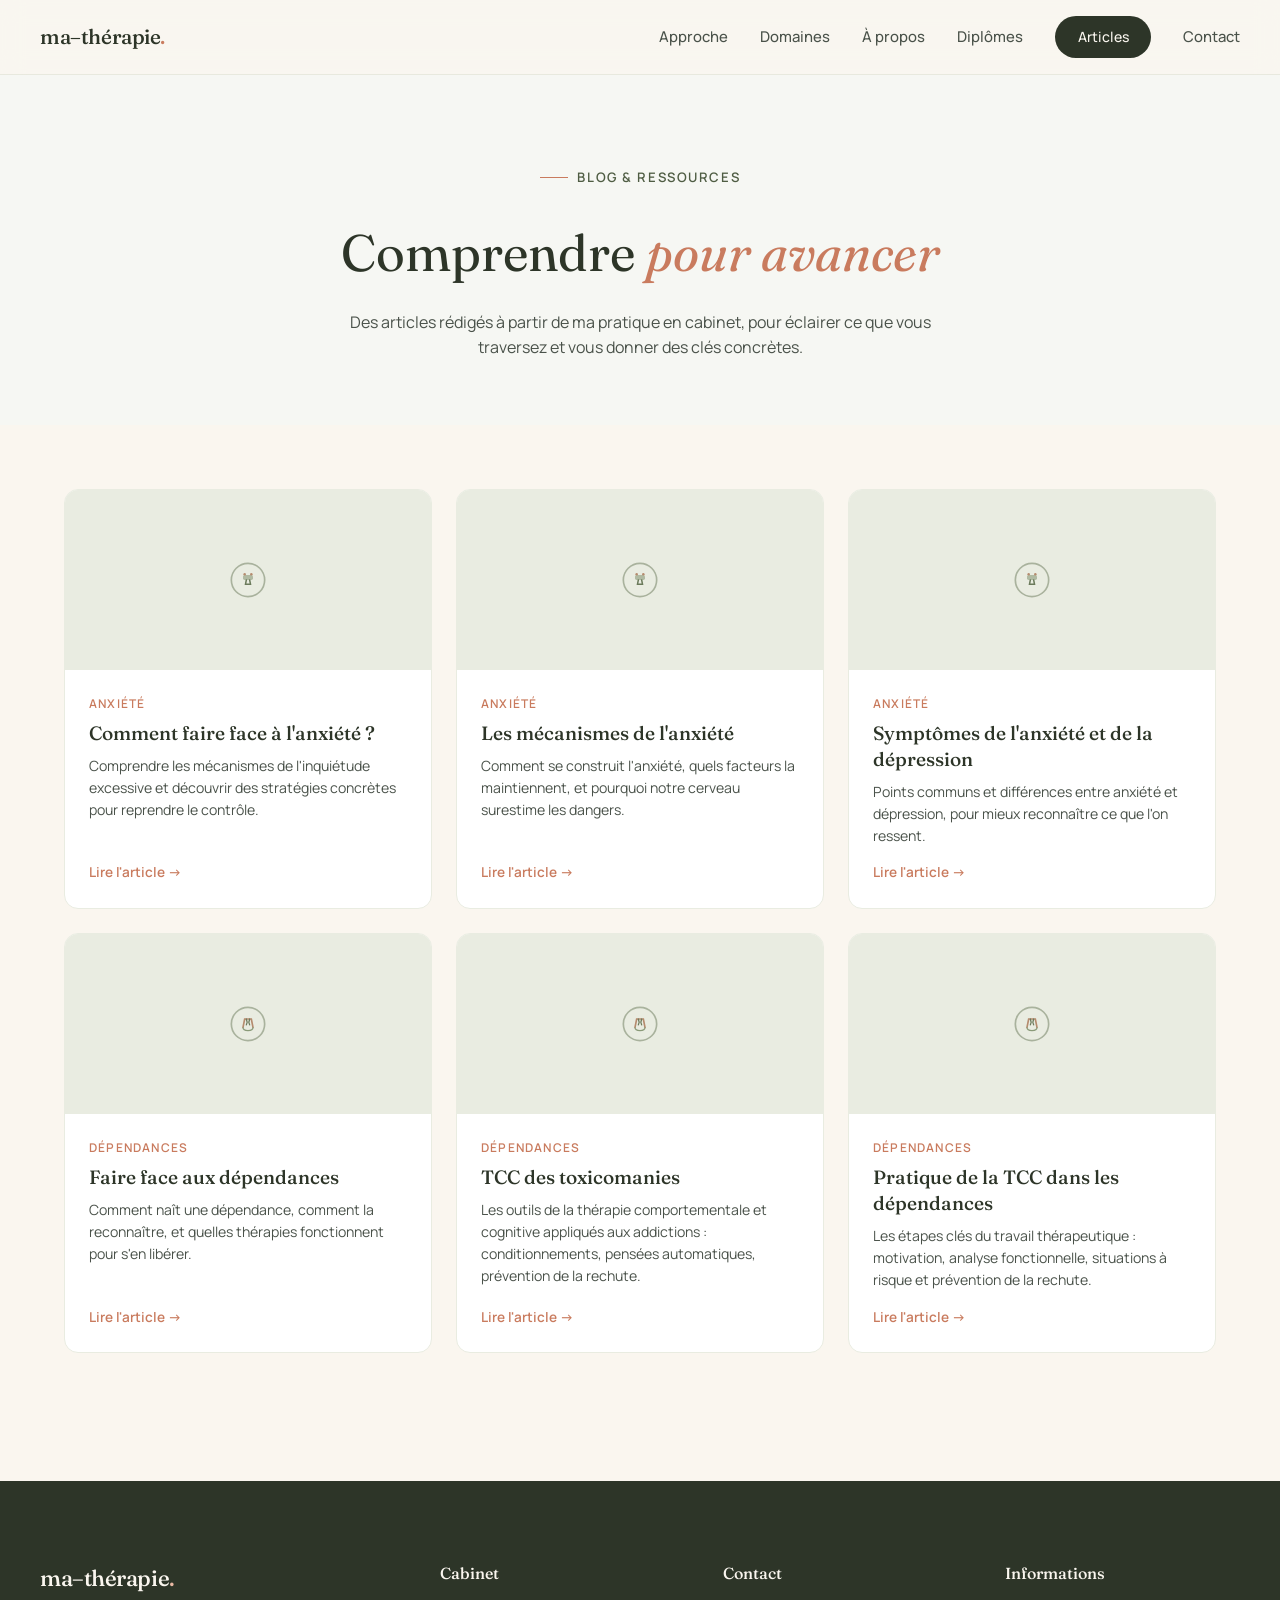
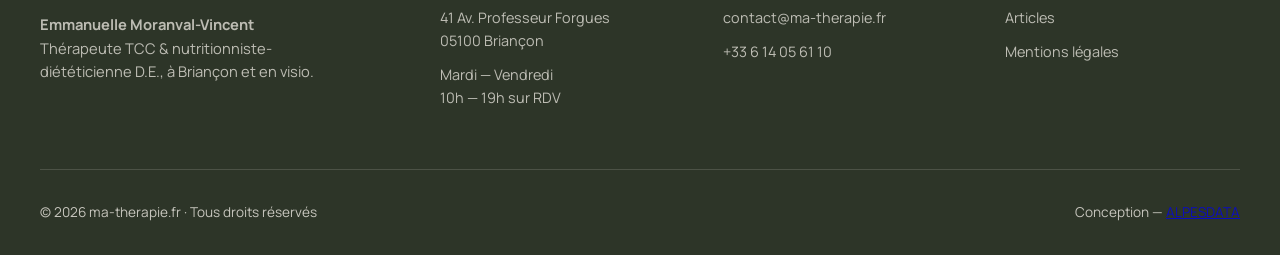
<file: articles/index.html>
<!DOCTYPE html>
<html lang="fr">
<head>
<meta charset="UTF-8">
<meta name="viewport" content="width=device-width, initial-scale=1.0">
<title>Blog & ressources — ma-therapie.fr | Emmanuelle Moranval-Vincent</title>
    <link rel="icon" type="image/svg+xml" href="/favicon.svg">
    <link rel="icon" type="image/png" sizes="32x32" href="/favicon-32.png">
    <link rel="icon" type="image/png" sizes="16x16" href="/favicon-16.png">
    <link rel="apple-touch-icon" href="/favicon-192.png">
<meta name="description" content="Articles et ressources sur la thérapie TCC, l'anxiété, les phobies, la dépression et les dépendances par Emmanuelle Moranval-Vincent, thérapeute à Briançon.">
<style>
.page-header {
  padding: 10rem 1.5rem 4rem;
  background: var(--sage-50);
  text-align: center;
}
.page-header h1 { font-family: 'Fraunces', serif; font-size: clamp(2.4rem, 4vw, 3.4rem); font-weight: 400; color: var(--sage-800); }
.page-header h1 em { color: var(--clay); font-style: italic; }
.page-header p { max-width: 600px; margin: 1rem auto 0; color: var(--ink-soft); }

.articles-list { padding: 4rem 1.5rem 8rem; background: var(--cream); }
.articles-list .article-grid { margin-top: 0; }
.article-card .cat { display: inline-block; }

.pagination { text-align: center; margin-top: 4rem; }
.pagination a { display: inline-block; padding: 0.6rem 1.2rem; border-radius: var(--radius-full); background: var(--sage-800); color: var(--cream); text-decoration: none; font-size: 0.9rem; transition: all 0.3s; }
.pagination a:hover { background: var(--clay); }
</style>

  <meta property="og:type" content="website">
  <meta property="og:url" content="https://ma-therapie.fr/articles/">
  <meta property="og:title" content="Blog & ressources — ma-therapie.fr | Emmanuelle Moranval-Vincent">
  <meta property="og:description" content="Articles et ressources sur la thérapie TCC, l'anxiété, les phobies, la dépression et les dépendances par Emmanuelle Moranval-Vincent, thérapeute à Briançon.">
  <meta property="og:image" content="https://ma-therapie.fr/img/therapeute.jpg">
  <meta property="og:image:width" content="1200">
  <meta property="og:image:height" content="630">
  <meta property="og:locale" content="fr_FR">
  <meta name="twitter:card" content="summary_large_image">
  <meta name="twitter:title" content="Blog & ressources — ma-therapie.fr | Emmanuelle Moranval-Vincent">
  <meta name="twitter:description" content="Articles et ressources sur la thérapie TCC, l'anxiété, les phobies, la dépression et les dépendances par Emmanuelle Moranval-Vincent, thérapeute à Briançon.">
  <link rel="canonical" href="https://ma-therapie.fr/articles/">
  <script type="application/ld+json">
{
      "@context": "https://schema.org",
      "@type": "Blog",
      "name": "Blog — ma-therapie.fr",
      "description": "Articles et ressources sur la thérapie TCC",
      "url": "https://ma-therapie.fr/articles/",
      "author": {"@type": "Person", "name": "Emmanuelle Moranval-Vincent"}
    }
  </script>
    <link rel="preconnect" href="https://fonts.googleapis.com">
    <link rel="preconnect" href="https://fonts.gstatic.com" crossorigin>
    <link rel="preload" href="https://fonts.googleapis.com/css2?family=Fraunces:ital,opsz,wght@0,9..144,300;0,9..144,400;0,9..144,500;0,9..144,600;1,9..144,400&family=Manrope:wght@300;400;500;600;700&display=swap" as="style" onload="this.onload=null;this.rel='stylesheet'">
    <noscript><link rel="stylesheet" href="https://fonts.googleapis.com/css2?family=Fraunces:ital,opsz,wght@0,9..144,300;0,9..144,400;0,9..144,500;0,9..144,600;1,9..144,400&family=Manrope:wght@300;400;500;600;700&display=swap"></noscript>
    <style>
/* === MA-THÉRAPIE.FR — Design System === */

:root {
  --sage-50: #f6f7f3;
  --sage-100: #e9ece1;
  --sage-200: #d4dac3;
  --sage-400: #8a9a78;
  --sage-600: #4f5d43;
  --sage-800: #2d3528;
  --clay: #c97b5e;
  --clay-light: #e8b8a3;
  --cream: #faf6ef;
  --ink: #1a1f16;
  --ink-soft: #4a524a;
  --white: #ffffff;

  --radius-sm: 8px;
  --radius-md: 14px;
  --radius-lg: 20px;
  --radius-full: 100px;
}

* { margin: 0; padding: 0; box-sizing: border-box; }
html { scroll-behavior: smooth; }

body {
  font-family: 'Manrope', sans-serif;
  color: var(--ink);
  background: var(--cream);
  line-height: 1.6;
  -webkit-font-smoothing: antialiased;
}

.serif { font-family: 'Fraunces', serif; font-weight: 400; letter-spacing: -0.02em; }
.italic { font-style: italic; }

img { max-width: 100%; height: auto; display: block; }

.container {
  max-width: 1200px;
  margin: 0 auto;
  padding: 0 1.5rem;
}

/* === BUTTONS === */
.btn-primary, .btn-secondary {
  padding: 0.9rem 1.8rem;
  border-radius: var(--radius-full);
  font-size: 0.95rem;
  font-weight: 600;
  text-decoration: none;
  transition: all 0.3s cubic-bezier(0.4, 0, 0.2, 1);
  display: inline-flex;
  align-items: center;
  gap: 0.6rem;
  border: none;
  cursor: pointer;
}
.btn-primary {
  background: var(--clay);
  color: var(--white);
  box-shadow: 0 4px 20px rgba(201, 123, 94, 0.25);
}
.btn-primary:hover {
  background: var(--sage-800);
  transform: translateY(-2px);
  box-shadow: 0 8px 28px rgba(45, 53, 40, 0.3);
}
.btn-secondary {
  background: transparent;
  color: var(--sage-800);
  border: 1.5px solid var(--sage-200);
}
.btn-secondary:hover { border-color: var(--sage-800); background: var(--white); }

/* === NAV === */
nav {
  position: fixed;
  top: 0; left: 0; right: 0;
  z-index: 100;
  padding: 1rem 1.5rem;
  background: rgba(250, 246, 239, 0.88);
  backdrop-filter: blur(12px);
  -webkit-backdrop-filter: blur(12px);
  display: flex;
  justify-content: space-between;
  align-items: center;
  border-bottom: 1px solid rgba(138, 154, 120, 0.15);
}
.nav-inner { max-width: 1200px; margin: 0 auto; display: flex; justify-content: space-between; align-items: center; width: 100%; padding: 0; }

.logo {
  font-family: 'Fraunces', serif;
  font-size: 1.3rem;
  font-weight: 500;
  letter-spacing: -0.02em;
  color: var(--sage-800);
  text-decoration: none;
}
.logo em { color: var(--clay); font-style: normal; }

.nav-links { display: flex; gap: 2rem; align-items: center; }
.nav-links a {
  color: var(--ink-soft);
  text-decoration: none;
  font-size: 0.93rem;
  font-weight: 500;
  transition: color 0.2s;
}
.nav-links a:hover { color: var(--clay); }

.nav-cta {
  background: var(--sage-800);
  color: var(--cream) !important;
  padding: 0.6rem 1.4rem;
  border-radius: var(--radius-full);
  font-size: 0.88rem !important;
  transition: all 0.3s;
}
.nav-cta:hover { background: var(--clay); color: var(--white) !important; }

/* Hamburger */
.hamburger { display: none; flex-direction: column; gap: 5px; cursor: pointer; padding: 4px; background: none; border: none; }
.hamburger span { width: 24px; height: 2px; background: var(--sage-800); border-radius: 2px; transition: all 0.3s; }

/* === SECTION HEADERS === */
.eyebrow {
  display: inline-flex;
  align-items: center;
  gap: 0.6rem;
  font-size: 0.82rem;
  font-weight: 600;
  letter-spacing: 0.12em;
  text-transform: uppercase;
  color: var(--sage-600);
  margin-bottom: 1.5rem;
}
.eyebrow::before {
  content: '';
  width: 28px; height: 1.5px;
  background: var(--clay);
}

.section-title {
  font-family: 'Fraunces', serif;
  font-size: clamp(2rem, 4vw, 3.2rem);
  line-height: 1.1;
  letter-spacing: -0.025em;
  font-weight: 400;
}
.section-title em { font-style: italic; }
.section-lead {
  font-size: 1.05rem;
  color: var(--ink-soft);
  line-height: 1.7;
  max-width: 640px;
  margin-top: 1rem;
}

/* === FOOTER === */
footer {
  background: var(--sage-800);
  color: var(--cream);
  padding: 5rem 1.5rem 2rem;
}
.footer-grid {
  max-width: 1200px;
  margin: 0 auto;
  display: grid;
  grid-template-columns: 1.5fr 1fr 1fr 1fr;
  gap: 3rem;
  padding-bottom: 3rem;
  border-bottom: 1px solid rgba(250, 246, 239, 0.15);
}
.footer-brand .logo { color: var(--cream); font-size: 1.4rem; margin-bottom: 1rem; display: block; }
.footer-brand p { opacity: 0.7; font-size: 0.92rem; line-height: 1.6; max-width: 320px; }
.footer-col h4 { font-family: 'Fraunces', serif; font-size: 1rem; margin-bottom: 1.2rem; font-weight: 500; }
.footer-col a, .footer-col p { display: block; color: var(--cream); opacity: 0.7; text-decoration: none; font-size: 0.9rem; margin-bottom: 0.7rem; transition: opacity 0.2s; }
.footer-col a:hover { opacity: 1; color: var(--clay-light); }
.footer-bottom { max-width: 1200px; margin: 2rem auto 0; display: flex; justify-content: space-between; font-size: 0.85rem; opacity: 0.75; }

/* === MOBILE NAV === */
@media (max-width: 900px) {
  .hamburger { display: flex; }
  .nav-links {
    position: fixed;
    top: 64px; left: 0; right: 0;
    background: var(--cream);
    flex-direction: column;
    padding: 2rem;
    gap: 1.5rem;
    border-bottom: 1px solid var(--sage-200);
    transform: translateY(-100%);
    opacity: 0;
    pointer-events: none;
    transition: all 0.3s;
  }
  .nav-links.open { transform: translateY(0); opacity: 1; pointer-events: all; }
  .nav-links a { font-size: 1.1rem; }
  
  .footer-grid { grid-template-columns: 1fr; }
  .footer-bottom { flex-direction: column; gap: 0.5rem; text-align: center; }
}


/* === SECTION STYLES (moved from index.html inline) === */
/* === HERO === */
.hero {
  min-height: 100vh;
  padding: 7rem 1.5rem 4rem;
  display: grid;
  grid-template-columns: 1.1fr 0.9fr;
  gap: 4rem;
  align-items: center;
  position: relative;
  overflow: hidden;
  max-width: 1200px;
  margin: 0 auto;
}
.hero::before {
  content: '';
  position: absolute;
  top: -20%; right: -10%;
  width: 60%; height: 80%;
  background: radial-gradient(circle, var(--sage-100) 0%, transparent 60%);
  z-index: 0;
}
.hero-content { position: relative; z-index: 2; }

.hero h1 {
  font-family: 'Fraunces', serif;
  font-size: clamp(2.6rem, 5.5vw, 4.8rem);
  line-height: 1.02;
  letter-spacing: -0.035em;
  color: var(--sage-800);
  margin-bottom: 1.8rem;
  font-weight: 400;
}
.hero h1 em { font-style: italic; color: var(--clay); font-weight: 300; }

.hero-desc {
  font-size: 1.1rem;
  color: var(--ink-soft);
  max-width: 520px;
  margin-bottom: 2.5rem;
  line-height: 1.7;
}

.cta-group { display: flex; gap: 1rem; flex-wrap: wrap; }

.hero-signals {
  display: flex;
  gap: 2.5rem;
  margin-top: 3rem;
  padding-top: 2rem;
  border-top: 1px solid var(--sage-200);
}
.signal-item .num {
  font-family: 'Fraunces', serif;
  font-size: 2rem;
  color: var(--clay);
  line-height: 1;
  font-weight: 500;
}
.signal-item .lbl {
  font-size: 0.82rem;
  color: var(--ink-soft);
  margin-top: 0.4rem;
}

/* Hero visual */
.hero-visual { position: relative; z-index: 1; height: 580px; }
.portrait-frame {
  position: absolute;
  top: 50%; left: 50%;
  transform: translate(-50%, -50%);
  width: 85%;
  max-width: 400px;
  aspect-ratio: 4/5;
  border-radius: 240px 240px 16px 16px;
  background:
    linear-gradient(135deg, rgba(201,123,94,0.15), rgba(138,154,120,0.25)),
    url('img/therapeute.jpg') center/cover;
  box-shadow: 0 30px 80px rgba(45, 53, 40, 0.2);
}
.portrait-frame::after {
  content: '';
  position: absolute;
  inset: -8px;
  border: 1px solid var(--sage-400);
  border-radius: 248px 248px 24px 24px;
  opacity: 0.4;
}
.floating-badge {
  position: absolute;
  background: var(--white);
  padding: 1rem 1.3rem;
  border-radius: var(--radius-md);
  box-shadow: 0 12px 40px rgba(45, 53, 40, 0.12);
  display: flex;
  align-items: center;
  gap: 0.8rem;
  font-size: 0.9rem;
}
.floating-badge .dot {
  width: 10px; height: 10px;
  border-radius: 50%;
  background: #4ade80;
  box-shadow: 0 0 0 4px rgba(74, 222, 128, 0.2);
  animation: pulse 2s infinite;
}
@keyframes pulse {
  0%, 100% { box-shadow: 0 0 0 4px rgba(74, 222, 128, 0.2); }
  50% { box-shadow: 0 0 0 8px rgba(74, 222, 128, 0.1); }
}
.badge-1 { top: 12%; left: -3%; }
.badge-2 { bottom: 10%; right: -3%; font-family: 'Fraunces', serif; font-size: 0.88rem; color: var(--sage-800); }
.badge-2 .stars { color: var(--clay); font-size: 1rem; }

/* === APPROACH === */
.approach {
  padding: 8rem 1.5rem;
  background: var(--sage-800);
  color: var(--cream);
  position: relative;
}
.approach h2 em { color: var(--clay-light); }
.approach .section-lead { color: rgba(250, 246, 239, 0.85); }

.approach-grid {
  display: grid;
  grid-template-columns: repeat(2, 1fr);
  gap: 2rem;
  margin-top: 3rem;
}
.approach-card {
  background: rgba(250, 246, 239, 0.04);
  border: 1px solid rgba(250, 246, 239, 0.1);
  border-radius: var(--radius-lg);
  padding: 2.5rem;
  transition: all 0.4s;
}
.approach-card:hover {
  background: rgba(250, 246, 239, 0.08);
  transform: translateY(-4px);
}
.card-num {
  font-family: 'Fraunces', serif;
  font-size: 0.95rem;
  color: var(--clay-light);
  letter-spacing: 0.15em;
  margin-bottom: 1.5rem;
}
.card-title {
  font-family: 'Fraunces', serif;
  font-size: 1.8rem;
  font-weight: 400;
  margin-bottom: 1rem;
  letter-spacing: -0.02em;
}
.card-title em { font-style: italic; color: var(--clay-light); }
.card-desc {
  font-size: 0.98rem;
  opacity: 0.85;
  line-height: 1.7;
  margin-bottom: 1.5rem;
}
.card-tags { display: flex; flex-wrap: wrap; gap: 0.5rem; }
.tag {
  font-size: 0.78rem;
  padding: 0.3rem 0.8rem;
  border: 1px solid rgba(250, 246, 239, 0.2);
  border-radius: var(--radius-full);
  color: var(--cream);
  opacity: 0.85;
}

/* === EXPERTISE === */
.expertise {
  padding: 8rem 1.5rem;
  background: var(--cream);
}
.expertise h2 em { color: var(--clay); }
.expertise .subtitle {
  color: var(--ink-soft);
  font-size: 1.05rem;
  margin-bottom: 4rem;
  max-width: 580px;
}
.expertise-grid {
  display: grid;
  grid-template-columns: repeat(3, 1fr);
  gap: 1.2rem;
}
.expertise-item {
  background: var(--white);
  padding: 2rem 1.8rem;
  border-radius: 16px;
  border: 1px solid var(--sage-100);
  transition: all 0.3s;
  cursor: pointer;
  text-decoration: none;
  display: block;
  color: inherit;
}
.expertise-item:hover {
  border-color: var(--clay);
  transform: translateY(-3px);
  box-shadow: 0 15px 40px rgba(45, 53, 40, 0.08);
}
.exp-icon {
  width: 44px; height: 44px;
  background: var(--sage-100);
  border-radius: 12px;
  display: flex;
  align-items: center;
  justify-content: center;
  margin-bottom: 1.2rem;
  font-size: 1.3rem;
}
.expertise-item:hover .exp-icon { background: var(--clay-light); }
.exp-title {
  font-family: 'Fraunces', serif;
  font-size: 1.25rem;
  color: var(--sage-800);
  margin-bottom: 0.5rem;
  font-weight: 500;
}
.exp-desc {
  font-size: 0.9rem;
  color: var(--ink-soft);
  line-height: 1.55;
}

/* === BLOG PREVIEW === */
.blog-preview {
  padding: 8rem 1.5rem;
  background: var(--sage-50);
}
.blog-preview h2 em { color: var(--clay); }
.article-grid {
  display: grid;
  grid-template-columns: repeat(3, 1fr);
  gap: 1.5rem;
  margin-top: 4rem;
}
.article-card {
  background: var(--white);
  border-radius: var(--radius-md);
  overflow: hidden;
  border: 1px solid var(--sage-100);
  transition: all 0.3s;
  text-decoration: none;
  color: inherit;
  display: flex;
  flex-direction: column;
}
.article-card:hover {
  transform: translateY(-4px);
  box-shadow: 0 15px 40px rgba(45, 53, 40, 0.1);
  border-color: var(--clay-light);
}
.article-card .thumb {
  height: 180px;
  background: var(--sage-100);
  display: flex;
  align-items: center;
  justify-content: center;
  font-size: 3rem;
}
.article-card .body { padding: 1.5rem; flex: 1; display: flex; flex-direction: column; }
.article-card .cat {
  font-size: 0.75rem;
  text-transform: uppercase;
  letter-spacing: 0.1em;
  color: var(--clay);
  font-weight: 600;
  margin-bottom: 0.5rem;
}
.article-card h3 {
  font-family: 'Fraunces', serif;
  font-size: 1.2rem;
  font-weight: 500;
  color: var(--sage-800);
  margin-bottom: 0.5rem;
  line-height: 1.35;
}
.article-card .excerpt {
  font-size: 0.88rem;
  color: var(--ink-soft);
  line-height: 1.55;
  flex: 1;
}
.article-card .read-more {
  margin-top: 1rem;
  font-size: 0.85rem;
  color: var(--clay);
  font-weight: 600;
}

/* === ABOUT === */
.about {
  padding: 8rem 1.5rem;
  background: var(--sage-50);
}
.about-inner {
  max-width: 1200px;
  margin: 0 auto;
  display: grid;
  grid-template-columns: 0.9fr 1.1fr;
  gap: 5rem;
  align-items: center;
}
.about-visual {
  aspect-ratio: 3/4;
  border-radius: 12px;
  background:
    linear-gradient(135deg, rgba(201,123,94,0.1), rgba(45,53,40,0.2)),
    url('img/cabinet.jpg') center/cover;
  position: relative;
  box-shadow: 0 20px 60px rgba(45, 53, 40, 0.15);
}
.about-quote {
  position: absolute;
  bottom: -40px; right: -40px;
  background: var(--cream);
  padding: 1.8rem 2rem;
  border-radius: 8px;
  max-width: 280px;
  font-family: 'Fraunces', serif;
  font-style: italic;
  font-size: 1.05rem;
  color: var(--sage-800);
  line-height: 1.5;
  box-shadow: 0 15px 45px rgba(45, 53, 40, 0.12);
}
.about-quote::before {
  content: '"';
  position: absolute;
  top: -10px; left: 15px;
  font-size: 4rem;
  color: var(--clay);
  font-family: 'Fraunces', serif;
  line-height: 1;
}
.about h2 em { color: var(--clay); font-weight: 300; }
.about p {
  color: var(--ink-soft);
  font-size: 1rem;
  margin-bottom: 1.2rem;
  line-height: 1.75;
}
.credentials {
  margin-top: 2rem;
  padding-top: 2rem;
  border-top: 1px solid var(--sage-200);
  display: grid;
  grid-template-columns: 1fr 1fr;
  gap: 1.5rem;
}
.cred-item {
  font-size: 0.9rem;
  color: var(--sage-800);
  display: flex;
  align-items: flex-start;
  gap: 0.6rem;
}
.cred-item::before {
  content: '✓';
  color: var(--clay);
  font-weight: 700;
  flex-shrink: 0;
}

/* === DIPLOMAS === */
.diplomas {
  padding: 8rem 1.5rem;
  background: var(--cream);
  position: relative;
  overflow: hidden;
}
.diplomas::before {
  content: '';
  position: absolute;
  top: 10%; left: -10%;
  width: 500px; height: 500px;
  background: radial-gradient(circle, var(--sage-100) 0%, transparent 65%);
  z-index: 0;
}
.diplomas-inner { max-width: 1100px; margin: 0 auto; position: relative; z-index: 1; }

.diplomas-header {
  display: grid;
  grid-template-columns: 1fr 1fr;
  gap: 4rem;
  align-items: end;
  margin-bottom: 5rem;
}
.diplomas h2 em { color: var(--clay); }
.diplomas .header-text {
  color: var(--ink-soft);
  font-size: 1.02rem;
  line-height: 1.7;
}

.timeline { position: relative; padding-left: 3rem; }
.timeline::before {
  content: '';
  position: absolute;
  left: 11px;
  top: 12px;
  bottom: 12px;
  width: 1px;
  background: linear-gradient(to bottom, var(--clay) 0%, var(--sage-400) 50%, transparent 100%);
}
.timeline-item {
  position: relative;
  padding: 1.8rem 2rem;
  margin-bottom: 1.2rem;
  display: grid;
  grid-template-columns: 110px 1fr auto;
  gap: 2.5rem;
  align-items: center;
  background: var(--white);
  border-radius: var(--radius-md);
  margin-left: -1rem;
  border: 1px solid var(--sage-100);
  transition: all 0.3s;
}
.timeline-item:hover {
  transform: translateX(6px);
  border-color: var(--clay-light);
  box-shadow: 0 10px 30px rgba(45, 53, 40, 0.07);
}
.timeline-dot {
  position: absolute;
  left: -2.8rem;
  top: 50%;
  transform: translateY(-50%);
  width: 24px; height: 24px;
  border-radius: 50%;
  background: var(--cream);
  border: 2px solid var(--clay);
  display: flex;
  align-items: center;
  justify-content: center;
}
.timeline-dot::after {
  content: '';
  width: 8px; height: 8px;
  border-radius: 50%;
  background: var(--clay);
}
.timeline-year {
  font-family: 'Fraunces', serif;
  font-size: 1.5rem;
  color: var(--clay);
  font-weight: 500;
  letter-spacing: -0.01em;
}
.timeline-content .dipl-title {
  font-family: 'Fraunces', serif;
  font-size: 1.22rem;
  color: var(--sage-800);
  font-weight: 500;
  margin-bottom: 0.35rem;
}
.timeline-content .dipl-institution {
  font-size: 0.88rem;
  color: var(--ink-soft);
  line-height: 1.5;
}
.timeline-badge {
  font-size: 0.72rem;
  padding: 0.35rem 0.9rem;
  border-radius: var(--radius-full);
  background: var(--sage-100);
  color: var(--sage-800);
  font-weight: 600;
  letter-spacing: 0.06em;
  text-transform: uppercase;
  white-space: nowrap;
}
.timeline-badge.accent { background: var(--clay); color: var(--white); }

.diplomas-footer {
  margin-top: 3rem;
  padding: 1.8rem 2rem;
  background: var(--sage-800);
  color: var(--cream);
  border-radius: var(--radius-md);
  display: flex;
  align-items: center;
  gap: 1.5rem;
  font-size: 0.95rem;
}
.diplomas-footer .icon { font-size: 1.8rem; flex-shrink: 0; }
.diplomas-footer strong { color: var(--clay-light); }

/* === BOOKING === */
.booking {
  padding: 8rem 1.5rem;
  background: var(--clay);
  color: var(--white);
  text-align: center;
  position: relative;
  overflow: hidden;
}
.booking::before {
  content: '';
  position: absolute;
  inset: 0;
  background:
    radial-gradient(circle at 20% 30%, rgba(255,255,255,0.1) 0%, transparent 50%),
    radial-gradient(circle at 80% 70%, rgba(45,53,40,0.2) 0%, transparent 50%);
}
.booking-inner { position: relative; }
.booking h2 em { color: rgba(255,255,255,0.85); }
.booking p {
  font-size: 1.1rem;
  opacity: 0.92;
  margin-bottom: 2.5rem;
  line-height: 1.65;
}
.booking .cta-group { justify-content: center; }
.booking .btn-primary { background: var(--cream); color: var(--sage-800); }
.booking .btn-primary:hover { background: var(--sage-800); color: var(--cream); }
.booking .btn-secondary { color: var(--white); border-color: rgba(255,255,255,0.4); }
.booking .btn-secondary:hover { background: rgba(255,255,255,0.1); border-color: var(--white); }

/* === RESPONSIVE === */
@media (max-width: 900px) {
  .hero { grid-template-columns: 1fr; gap: 3rem; padding: 7rem 1.5rem 3rem; }
  .hero-visual { height: 420px; }
  .approach-grid, .expertise-grid, .article-grid { grid-template-columns: 1fr; }
  .about-inner { grid-template-columns: 1fr; gap: 3rem; }
  .diplomas-header { grid-template-columns: 1fr; gap: 1.5rem; margin-bottom: 3rem; }
  .timeline { padding-left: 2rem; }
  .timeline-item { grid-template-columns: 1fr; gap: 0.5rem; padding: 1.5rem; margin-left: 0; }
  .timeline-item:hover { transform: none; }
  .timeline-dot { left: -2.3rem; }
  .timeline-year { font-size: 1.2rem; }
  .diplomas-footer { flex-direction: column; text-align: center; }
  .about-quote { position: static; margin-top: 1.5rem; max-width: 100%; }
  .credentials { grid-template-columns: 1fr; }
}

/* === FADE IN === */
.fade-in { opacity: 0; transform: translateY(30px); transition: all 0.8s cubic-bezier(0.4, 0, 0.2, 1); }
.fade-in.visible { opacity: 1; transform: translateY(0); }
/* === BREADCRUMB === */
.breadcrumb {
  max-width: 720px;
  margin: 0 auto;
  padding: 7rem 1.5rem 0;
  font-size: 0.85rem;
  color: var(--ink-soft);
}
.breadcrumb a {
  color: var(--clay);
  text-decoration: none;
  transition: opacity 0.2s;
}
.breadcrumb a:hover { opacity: 0.7; }
.breadcrumb .sep {
  margin: 0 0.5rem;
  color: var(--sage-200);
  font-size: 1.1rem;
}
.breadcrumb [aria-current="page"] {
  color: var(--ink-soft);
}
@media (max-width: 900px) {
  .breadcrumb { padding: 7rem 1rem 0; font-size: 0.8rem; }
}

    </style>
</head>
<body>

<nav>
  <div class="nav-inner">
    <a href="/" class="logo">ma–thérapie<em>.</em></a>
    <button class="hamburger" aria-label="Menu"><span></span><span></span><span></span></button>
    <div class="nav-links">
      <a href="/#approach">Approche</a>
      <a href="/#expertise">Domaines</a>
      <a href="/#about">À propos</a>
      <a href="/#diplomas">Diplômes</a>
      <a href="." class="nav-cta">Articles</a>
      <a href="/#contact">Contact</a>
    </div>
  </div>
</nav>

<section class="page-header fade-in">
  <div class="eyebrow" style="justify-content: center;">Blog & ressources</div>
  <h1>Comprendre <em>pour avancer</em></h1>
  <p>Des articles rédigés à partir de ma pratique en cabinet, pour éclairer ce que vous traversez et vous donner des clés concrètes.</p>
</section>

<section class="articles-list">
  <div class="container">
    <div class="article-grid">

      <a href="anxiete-comment-faire-face.html" class="article-card fade-in">
        <div class="thumb">
    <svg viewBox="0 0 48 48" fill="none" xmlns="http://www.w3.org/2000/svg" width="40" height="40"><circle cx="24" cy="24" r="20" stroke="#6b7a5b" stroke-width="2" fill="#e9ece1" opacity="0.5"/><path d="M18 20c0-1.1.9-2 2-2h8a2 2 0 012 2v2a2 2 0 01-2 2h-8a2 2 0 01-2-2v-2z" fill="#8a9a78" opacity="0.6"/><path d="M22 24l-1 5h6l-1-5" stroke="#6b7a5b" stroke-width="1.8" stroke-linecap="round"/><circle cx="20" cy="17" r="1.5" fill="#b58b6e"/><circle cx="28" cy="17" r="1.5" fill="#b58b6e"/></svg>
  </div>
        <div class="body">
          <div class="cat">Anxiété</div>
          <h3>Comment faire face à l'anxiété ?</h3>
          <p class="excerpt">Comprendre les mécanismes de l'inquiétude excessive et découvrir des stratégies concrètes pour reprendre le contrôle.</p>
          <span class="read-more">Lire l'article →</span>
        </div>
      </a>

      <a href="mecanismes-anxiete.html" class="article-card fade-in">
        <div class="thumb">
    <svg viewBox="0 0 48 48" fill="none" xmlns="http://www.w3.org/2000/svg" width="40" height="40"><circle cx="24" cy="24" r="20" stroke="#6b7a5b" stroke-width="2" fill="#e9ece1" opacity="0.5"/><path d="M18 20c0-1.1.9-2 2-2h8a2 2 0 012 2v2a2 2 0 01-2 2h-8a2 2 0 01-2-2v-2z" fill="#8a9a78" opacity="0.6"/><path d="M22 24l-1 5h6l-1-5" stroke="#6b7a5b" stroke-width="1.8" stroke-linecap="round"/><circle cx="20" cy="17" r="1.5" fill="#b58b6e"/><circle cx="28" cy="17" r="1.5" fill="#b58b6e"/></svg>
  </div>
        <div class="body">
          <div class="cat">Anxiété</div>
          <h3>Les mécanismes de l'anxiété</h3>
          <p class="excerpt">Comment se construit l'anxiété, quels facteurs la maintiennent, et pourquoi notre cerveau surestime les dangers.</p>
          <span class="read-more">Lire l'article →</span>
        </div>
      </a>

      <a href="symptomes-anxiete.html" class="article-card fade-in">
        <div class="thumb">
    <svg viewBox="0 0 48 48" fill="none" xmlns="http://www.w3.org/2000/svg" width="40" height="40"><circle cx="24" cy="24" r="20" stroke="#6b7a5b" stroke-width="2" fill="#e9ece1" opacity="0.5"/><path d="M18 20c0-1.1.9-2 2-2h8a2 2 0 012 2v2a2 2 0 01-2 2h-8a2 2 0 01-2-2v-2z" fill="#8a9a78" opacity="0.6"/><path d="M22 24l-1 5h6l-1-5" stroke="#6b7a5b" stroke-width="1.8" stroke-linecap="round"/><circle cx="20" cy="17" r="1.5" fill="#b58b6e"/><circle cx="28" cy="17" r="1.5" fill="#b58b6e"/></svg>
  </div>
        <div class="body">
          <div class="cat">Anxiété</div>
          <h3>Symptômes de l'anxiété et de la dépression</h3>
          <p class="excerpt">Points communs et différences entre anxiété et dépression, pour mieux reconnaître ce que l'on ressent.</p>
          <span class="read-more">Lire l'article →</span>
        </div>
      </a>

      <a href="faire-face-aux-dependances.html" class="article-card fade-in">
        <div class="thumb">
    <svg viewBox="0 0 48 48" fill="none" xmlns="http://www.w3.org/2000/svg" width="40" height="40"><circle cx="24" cy="24" r="20" stroke="#6b7a5b" stroke-width="2" fill="#e9ece1" opacity="0.5"/><path d="M18 28l2-10h8l2 10" stroke="#b58b6e" stroke-width="2" stroke-linecap="round"/><path d="M18 28c0 2 2 4 6 4s6-2 6-4" stroke="#8a9a78" stroke-width="1.5" fill="none"/><path d="M22 18l1 4-1 3" stroke="#6b7a5b" stroke-width="1.5" stroke-linecap="round"/><path d="M26 18l-1 4 1 3" stroke="#6b7a5b" stroke-width="1.5" stroke-linecap="round"/></svg>
  </div>
        <div class="body">
          <div class="cat">Dépendances</div>
          <h3>Faire face aux dépendances</h3>
          <p class="excerpt">Comment naît une dépendance, comment la reconnaître, et quelles thérapies fonctionnent pour s'en libérer.</p>
          <span class="read-more">Lire l'article →</span>
        </div>
      </a>

      <a href="tcc-toxicomanies.html" class="article-card fade-in">
        <div class="thumb">
    <svg viewBox="0 0 48 48" fill="none" xmlns="http://www.w3.org/2000/svg" width="40" height="40"><circle cx="24" cy="24" r="20" stroke="#6b7a5b" stroke-width="2" fill="#e9ece1" opacity="0.5"/><path d="M18 28l2-10h8l2 10" stroke="#b58b6e" stroke-width="2" stroke-linecap="round"/><path d="M18 28c0 2 2 4 6 4s6-2 6-4" stroke="#8a9a78" stroke-width="1.5" fill="none"/><path d="M22 18l1 4-1 3" stroke="#6b7a5b" stroke-width="1.5" stroke-linecap="round"/><path d="M26 18l-1 4 1 3" stroke="#6b7a5b" stroke-width="1.5" stroke-linecap="round"/></svg>
  </div>
        <div class="body">
          <div class="cat">Dépendances</div>
          <h3>TCC des toxicomanies</h3>
          <p class="excerpt">Les outils de la thérapie comportementale et cognitive appliqués aux addictions : conditionnements, pensées automatiques, prévention de la rechute.</p>
          <span class="read-more">Lire l'article →</span>
        </div>
      </a>

      <a href="pratique-tcc-dependances.html" class="article-card fade-in">
        <div class="thumb">
    <svg viewBox="0 0 48 48" fill="none" xmlns="http://www.w3.org/2000/svg" width="40" height="40"><circle cx="24" cy="24" r="20" stroke="#6b7a5b" stroke-width="2" fill="#e9ece1" opacity="0.5"/><path d="M18 28l2-10h8l2 10" stroke="#b58b6e" stroke-width="2" stroke-linecap="round"/><path d="M18 28c0 2 2 4 6 4s6-2 6-4" stroke="#8a9a78" stroke-width="1.5" fill="none"/><path d="M22 18l1 4-1 3" stroke="#6b7a5b" stroke-width="1.5" stroke-linecap="round"/><path d="M26 18l-1 4 1 3" stroke="#6b7a5b" stroke-width="1.5" stroke-linecap="round"/></svg>
  </div>
        <div class="body">
          <div class="cat">Dépendances</div>
          <h3>Pratique de la TCC dans les dépendances</h3>
          <p class="excerpt">Les étapes clés du travail thérapeutique : motivation, analyse fonctionnelle, situations à risque et prévention de la rechute.</p>
          <span class="read-more">Lire l'article →</span>
        </div>
      </a>

    </div>
  </div>
</section>

<footer id="contact">
  <div class="footer-grid">
    <div class="footer-brand">
      <div class="logo">ma–thérapie<em style="color: var(--clay-light);">.</em></div>
      <p><strong style="color: var(--cream); opacity: 1;">Emmanuelle Moranval-Vincent</strong><br>Thérapeute TCC & nutritionniste-diététicienne D.E., à Briançon et en visio.</p>
    </div>
    <div class="footer-col">
      <h4>Cabinet</h4>
      <p>41 Av. Professeur Forgues<br>05100 Briançon</p>
      <p>Mardi — Vendredi<br>10h — 19h sur RDV</p>
    </div>
    <div class="footer-col">
      <h4>Contact</h4>
      <a href="mailto:contact@ma-therapie.fr">contact@ma-therapie.fr</a>
      <a href="tel:+336****6110">+33 6 14 05 61 10</a>
    </div>
    <div class="footer-col">
      <h4>Informations</h4>
      <a href=".">Articles</a>
      <a href="../mentions-legales.html">Mentions légales</a>
    </div>
  </div>
  <div class="footer-bottom">
    <span>© 2026 ma-therapie.fr · Tous droits réservés</span>
    <span>Conception — <a href="https://alpesdata.com" target="_blank" rel="noopener">ALPESDATA</a></span>
  </div>
</footer>

<script src="../js/main.js"></script>
</body>
</html>
</file>
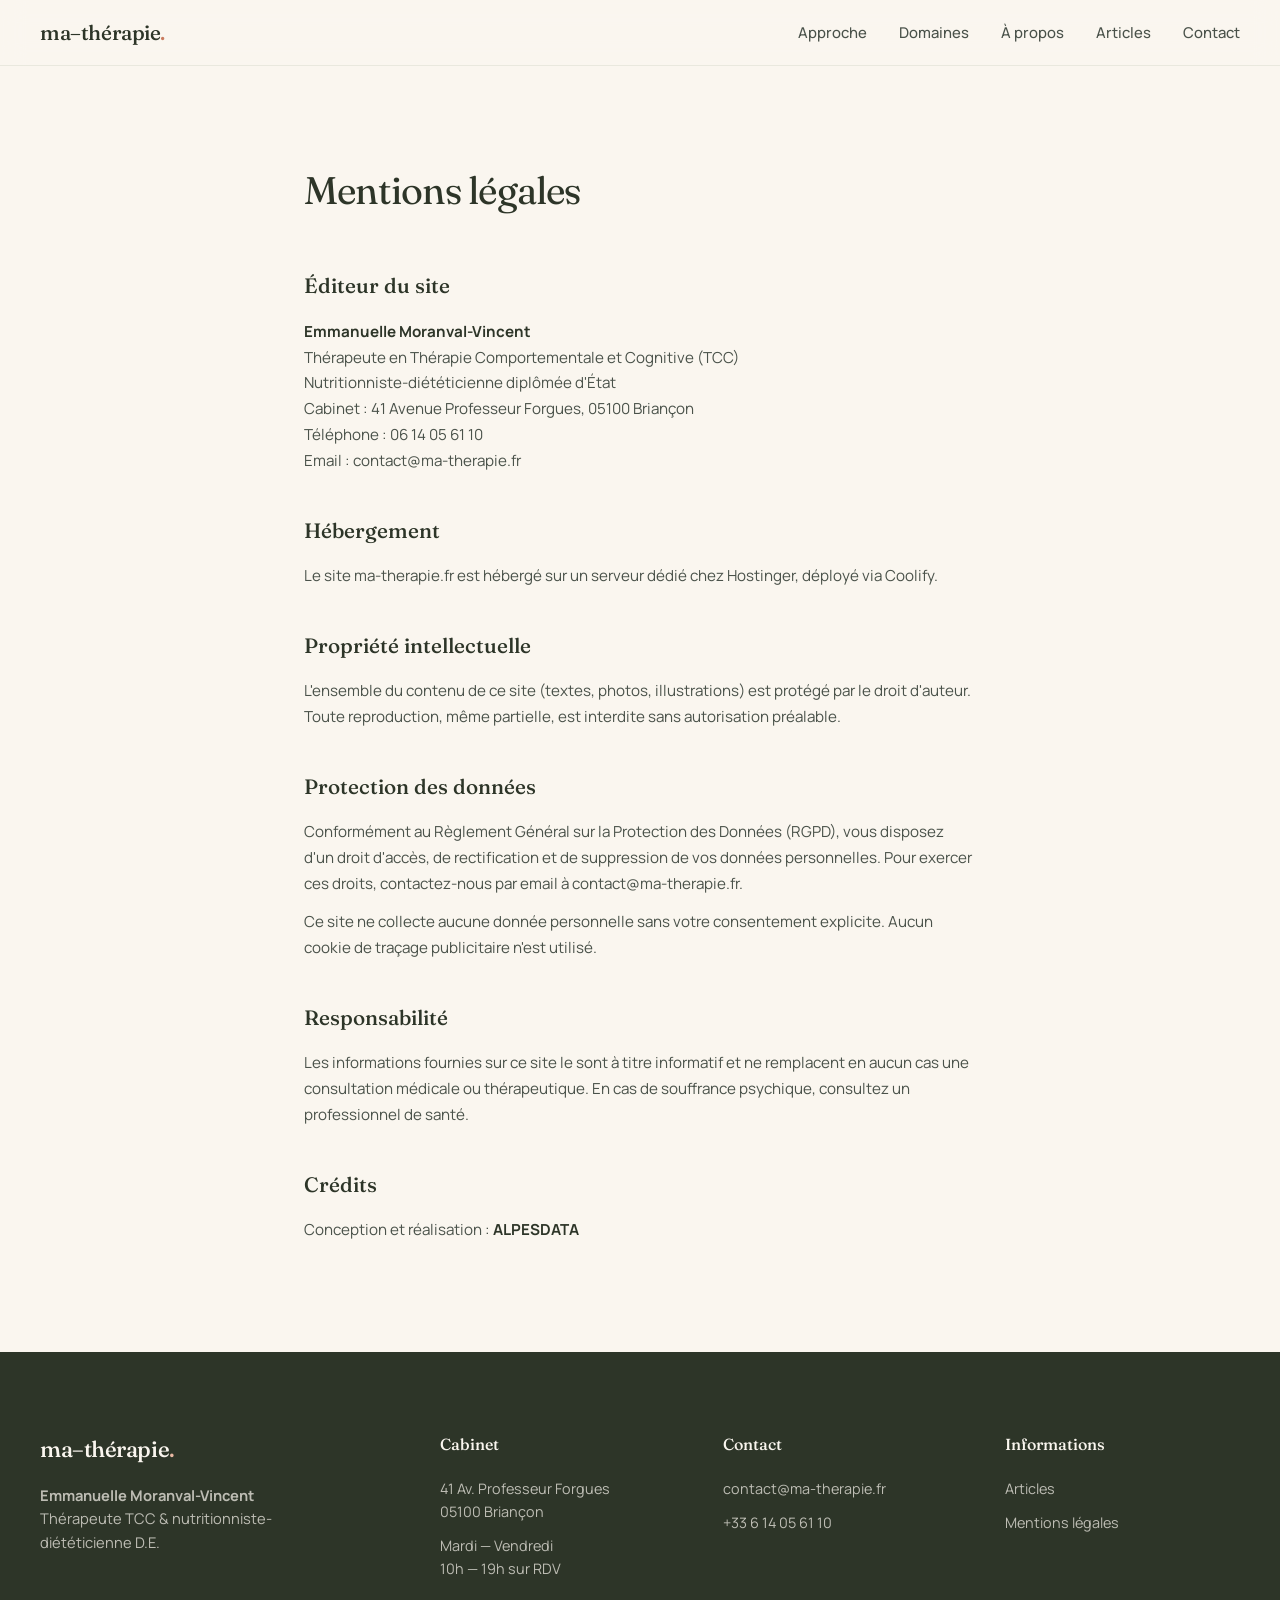
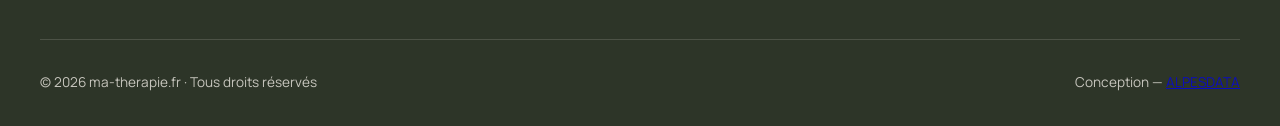
<file: mentions-legales.html>
<!DOCTYPE html>
<html lang="fr">
<head>
<meta charset="UTF-8">
<meta name="viewport" content="width=device-width, initial-scale=1.0">
<title>Mentions légales — ma-therapie.fr</title>
    <link rel="icon" type="image/svg+xml" href="/favicon.svg">
    <link rel="icon" type="image/png" sizes="32x32" href="/favicon-32.png">
    <link rel="icon" type="image/png" sizes="16x16" href="/favicon-16.png">
    <link rel="apple-touch-icon" href="/favicon-192.png">
<style>
.legal-page { padding: 10rem 1.5rem 6rem; max-width: 720px; margin: 0 auto; }
.legal-page h1 { font-family: 'Fraunces', serif; font-size: 2.4rem; font-weight: 400; color: var(--sage-800); margin-bottom: 3rem; letter-spacing: -0.02em; }
.legal-page h2 { font-family: 'Fraunces', serif; font-size: 1.3rem; font-weight: 500; color: var(--sage-800); margin: 2.5rem 0 1rem; }
.legal-page p, .legal-page li { font-size: 0.95rem; line-height: 1.7; color: var(--ink-soft); margin-bottom: 0.8rem; }
.legal-page ul { margin-left: 1.5rem; }
.legal-page strong { color: var(--sage-800); }
</style>

  <meta property="og:type" content="website">
  <meta property="og:url" content="https://ma-therapie.fr/mentions-legales.html">
  <meta property="og:title" content="Mentions légales — ma-therapie.fr">
  <meta property="og:description" content="Mentions légales du site ma-therapie.fr — Emmanuelle Moranval-Vincent, thérapeute TCC et nutritionniste-diététicienne à Briançon.">
  <meta property="og:image" content="https://ma-therapie.fr/img/therapeute.jpg">
  <meta property="og:image:width" content="1200">
  <meta property="og:image:height" content="630">
  <meta property="og:locale" content="fr_FR">
  <meta name="twitter:card" content="summary_large_image">
  <meta name="twitter:title" content="Mentions légales — ma-therapie.fr">
  <meta name="twitter:description" content="Mentions légales du site ma-therapie.fr — Emmanuelle Moranval-Vincent, thérapeute TCC et nutritionniste-diététicienne à Briançon.">
  <link rel="canonical" href="https://ma-therapie.fr/mentions-legales.html">
    <link rel="preconnect" href="https://fonts.googleapis.com">
    <link rel="preconnect" href="https://fonts.gstatic.com" crossorigin>
    <link rel="preload" href="https://fonts.googleapis.com/css2?family=Fraunces:ital,opsz,wght@0,9..144,300;0,9..144,400;0,9..144,500;0,9..144,600;1,9..144,400&family=Manrope:wght@300;400;500;600;700&display=swap" as="style" onload="this.onload=null;this.rel='stylesheet'">
    <noscript><link rel="stylesheet" href="https://fonts.googleapis.com/css2?family=Fraunces:ital,opsz,wght@0,9..144,300;0,9..144,400;0,9..144,500;0,9..144,600;1,9..144,400&family=Manrope:wght@300;400;500;600;700&display=swap"></noscript>
    <style>
/* === MA-THÉRAPIE.FR — Design System === */

:root {
  --sage-50: #f6f7f3;
  --sage-100: #e9ece1;
  --sage-200: #d4dac3;
  --sage-400: #8a9a78;
  --sage-600: #4f5d43;
  --sage-800: #2d3528;
  --clay: #c97b5e;
  --clay-light: #e8b8a3;
  --cream: #faf6ef;
  --ink: #1a1f16;
  --ink-soft: #4a524a;
  --white: #ffffff;

  --radius-sm: 8px;
  --radius-md: 14px;
  --radius-lg: 20px;
  --radius-full: 100px;
}

* { margin: 0; padding: 0; box-sizing: border-box; }
html { scroll-behavior: smooth; }

body {
  font-family: 'Manrope', sans-serif;
  color: var(--ink);
  background: var(--cream);
  line-height: 1.6;
  -webkit-font-smoothing: antialiased;
}

.serif { font-family: 'Fraunces', serif; font-weight: 400; letter-spacing: -0.02em; }
.italic { font-style: italic; }

img { max-width: 100%; height: auto; display: block; }

.container {
  max-width: 1200px;
  margin: 0 auto;
  padding: 0 1.5rem;
}

/* === BUTTONS === */
.btn-primary, .btn-secondary {
  padding: 0.9rem 1.8rem;
  border-radius: var(--radius-full);
  font-size: 0.95rem;
  font-weight: 600;
  text-decoration: none;
  transition: all 0.3s cubic-bezier(0.4, 0, 0.2, 1);
  display: inline-flex;
  align-items: center;
  gap: 0.6rem;
  border: none;
  cursor: pointer;
}
.btn-primary {
  background: var(--clay);
  color: var(--white);
  box-shadow: 0 4px 20px rgba(201, 123, 94, 0.25);
}
.btn-primary:hover {
  background: var(--sage-800);
  transform: translateY(-2px);
  box-shadow: 0 8px 28px rgba(45, 53, 40, 0.3);
}
.btn-secondary {
  background: transparent;
  color: var(--sage-800);
  border: 1.5px solid var(--sage-200);
}
.btn-secondary:hover { border-color: var(--sage-800); background: var(--white); }

/* === NAV === */
nav {
  position: fixed;
  top: 0; left: 0; right: 0;
  z-index: 100;
  padding: 1rem 1.5rem;
  background: rgba(250, 246, 239, 0.88);
  backdrop-filter: blur(12px);
  -webkit-backdrop-filter: blur(12px);
  display: flex;
  justify-content: space-between;
  align-items: center;
  border-bottom: 1px solid rgba(138, 154, 120, 0.15);
}
.nav-inner { max-width: 1200px; margin: 0 auto; display: flex; justify-content: space-between; align-items: center; width: 100%; padding: 0; }

.logo {
  font-family: 'Fraunces', serif;
  font-size: 1.3rem;
  font-weight: 500;
  letter-spacing: -0.02em;
  color: var(--sage-800);
  text-decoration: none;
}
.logo em { color: var(--clay); font-style: normal; }

.nav-links { display: flex; gap: 2rem; align-items: center; }
.nav-links a {
  color: var(--ink-soft);
  text-decoration: none;
  font-size: 0.93rem;
  font-weight: 500;
  transition: color 0.2s;
}
.nav-links a:hover { color: var(--clay); }

.nav-cta {
  background: var(--sage-800);
  color: var(--cream) !important;
  padding: 0.6rem 1.4rem;
  border-radius: var(--radius-full);
  font-size: 0.88rem !important;
  transition: all 0.3s;
}
.nav-cta:hover { background: var(--clay); color: var(--white) !important; }

/* Hamburger */
.hamburger { display: none; flex-direction: column; gap: 5px; cursor: pointer; padding: 4px; background: none; border: none; }
.hamburger span { width: 24px; height: 2px; background: var(--sage-800); border-radius: 2px; transition: all 0.3s; }

/* === SECTION HEADERS === */
.eyebrow {
  display: inline-flex;
  align-items: center;
  gap: 0.6rem;
  font-size: 0.82rem;
  font-weight: 600;
  letter-spacing: 0.12em;
  text-transform: uppercase;
  color: var(--sage-600);
  margin-bottom: 1.5rem;
}
.eyebrow::before {
  content: '';
  width: 28px; height: 1.5px;
  background: var(--clay);
}

.section-title {
  font-family: 'Fraunces', serif;
  font-size: clamp(2rem, 4vw, 3.2rem);
  line-height: 1.1;
  letter-spacing: -0.025em;
  font-weight: 400;
}
.section-title em { font-style: italic; }
.section-lead {
  font-size: 1.05rem;
  color: var(--ink-soft);
  line-height: 1.7;
  max-width: 640px;
  margin-top: 1rem;
}

/* === FOOTER === */
footer {
  background: var(--sage-800);
  color: var(--cream);
  padding: 5rem 1.5rem 2rem;
}
.footer-grid {
  max-width: 1200px;
  margin: 0 auto;
  display: grid;
  grid-template-columns: 1.5fr 1fr 1fr 1fr;
  gap: 3rem;
  padding-bottom: 3rem;
  border-bottom: 1px solid rgba(250, 246, 239, 0.15);
}
.footer-brand .logo { color: var(--cream); font-size: 1.4rem; margin-bottom: 1rem; display: block; }
.footer-brand p { opacity: 0.7; font-size: 0.92rem; line-height: 1.6; max-width: 320px; }
.footer-col h4 { font-family: 'Fraunces', serif; font-size: 1rem; margin-bottom: 1.2rem; font-weight: 500; }
.footer-col a, .footer-col p { display: block; color: var(--cream); opacity: 0.7; text-decoration: none; font-size: 0.9rem; margin-bottom: 0.7rem; transition: opacity 0.2s; }
.footer-col a:hover { opacity: 1; color: var(--clay-light); }
.footer-bottom { max-width: 1200px; margin: 2rem auto 0; display: flex; justify-content: space-between; font-size: 0.85rem; opacity: 0.75; }

/* === MOBILE NAV === */
@media (max-width: 900px) {
  .hamburger { display: flex; }
  .nav-links {
    position: fixed;
    top: 64px; left: 0; right: 0;
    background: var(--cream);
    flex-direction: column;
    padding: 2rem;
    gap: 1.5rem;
    border-bottom: 1px solid var(--sage-200);
    transform: translateY(-100%);
    opacity: 0;
    pointer-events: none;
    transition: all 0.3s;
  }
  .nav-links.open { transform: translateY(0); opacity: 1; pointer-events: all; }
  .nav-links a { font-size: 1.1rem; }
  
  .footer-grid { grid-template-columns: 1fr; }
  .footer-bottom { flex-direction: column; gap: 0.5rem; text-align: center; }
}


/* === SECTION STYLES (moved from index.html inline) === */
/* === HERO === */
.hero {
  min-height: 100vh;
  padding: 7rem 1.5rem 4rem;
  display: grid;
  grid-template-columns: 1.1fr 0.9fr;
  gap: 4rem;
  align-items: center;
  position: relative;
  overflow: hidden;
  max-width: 1200px;
  margin: 0 auto;
}
.hero::before {
  content: '';
  position: absolute;
  top: -20%; right: -10%;
  width: 60%; height: 80%;
  background: radial-gradient(circle, var(--sage-100) 0%, transparent 60%);
  z-index: 0;
}
.hero-content { position: relative; z-index: 2; }

.hero h1 {
  font-family: 'Fraunces', serif;
  font-size: clamp(2.6rem, 5.5vw, 4.8rem);
  line-height: 1.02;
  letter-spacing: -0.035em;
  color: var(--sage-800);
  margin-bottom: 1.8rem;
  font-weight: 400;
}
.hero h1 em { font-style: italic; color: var(--clay); font-weight: 300; }

.hero-desc {
  font-size: 1.1rem;
  color: var(--ink-soft);
  max-width: 520px;
  margin-bottom: 2.5rem;
  line-height: 1.7;
}

.cta-group { display: flex; gap: 1rem; flex-wrap: wrap; }

.hero-signals {
  display: flex;
  gap: 2.5rem;
  margin-top: 3rem;
  padding-top: 2rem;
  border-top: 1px solid var(--sage-200);
}
.signal-item .num {
  font-family: 'Fraunces', serif;
  font-size: 2rem;
  color: var(--clay);
  line-height: 1;
  font-weight: 500;
}
.signal-item .lbl {
  font-size: 0.82rem;
  color: var(--ink-soft);
  margin-top: 0.4rem;
}

/* Hero visual */
.hero-visual { position: relative; z-index: 1; height: 580px; }
.portrait-frame {
  position: absolute;
  top: 50%; left: 50%;
  transform: translate(-50%, -50%);
  width: 85%;
  max-width: 400px;
  aspect-ratio: 4/5;
  border-radius: 240px 240px 16px 16px;
  background:
    linear-gradient(135deg, rgba(201,123,94,0.15), rgba(138,154,120,0.25)),
    url('img/therapeute.jpg') center/cover;
  box-shadow: 0 30px 80px rgba(45, 53, 40, 0.2);
}
.portrait-frame::after {
  content: '';
  position: absolute;
  inset: -8px;
  border: 1px solid var(--sage-400);
  border-radius: 248px 248px 24px 24px;
  opacity: 0.4;
}
.floating-badge {
  position: absolute;
  background: var(--white);
  padding: 1rem 1.3rem;
  border-radius: var(--radius-md);
  box-shadow: 0 12px 40px rgba(45, 53, 40, 0.12);
  display: flex;
  align-items: center;
  gap: 0.8rem;
  font-size: 0.9rem;
}
.floating-badge .dot {
  width: 10px; height: 10px;
  border-radius: 50%;
  background: #4ade80;
  box-shadow: 0 0 0 4px rgba(74, 222, 128, 0.2);
  animation: pulse 2s infinite;
}
@keyframes pulse {
  0%, 100% { box-shadow: 0 0 0 4px rgba(74, 222, 128, 0.2); }
  50% { box-shadow: 0 0 0 8px rgba(74, 222, 128, 0.1); }
}
.badge-1 { top: 12%; left: -3%; }
.badge-2 { bottom: 10%; right: -3%; font-family: 'Fraunces', serif; font-size: 0.88rem; color: var(--sage-800); }
.badge-2 .stars { color: var(--clay); font-size: 1rem; }

/* === APPROACH === */
.approach {
  padding: 8rem 1.5rem;
  background: var(--sage-800);
  color: var(--cream);
  position: relative;
}
.approach h2 em { color: var(--clay-light); }
.approach .section-lead { color: rgba(250, 246, 239, 0.85); }

.approach-grid {
  display: grid;
  grid-template-columns: repeat(2, 1fr);
  gap: 2rem;
  margin-top: 3rem;
}
.approach-card {
  background: rgba(250, 246, 239, 0.04);
  border: 1px solid rgba(250, 246, 239, 0.1);
  border-radius: var(--radius-lg);
  padding: 2.5rem;
  transition: all 0.4s;
}
.approach-card:hover {
  background: rgba(250, 246, 239, 0.08);
  transform: translateY(-4px);
}
.card-num {
  font-family: 'Fraunces', serif;
  font-size: 0.95rem;
  color: var(--clay-light);
  letter-spacing: 0.15em;
  margin-bottom: 1.5rem;
}
.card-title {
  font-family: 'Fraunces', serif;
  font-size: 1.8rem;
  font-weight: 400;
  margin-bottom: 1rem;
  letter-spacing: -0.02em;
}
.card-title em { font-style: italic; color: var(--clay-light); }
.card-desc {
  font-size: 0.98rem;
  opacity: 0.85;
  line-height: 1.7;
  margin-bottom: 1.5rem;
}
.card-tags { display: flex; flex-wrap: wrap; gap: 0.5rem; }
.tag {
  font-size: 0.78rem;
  padding: 0.3rem 0.8rem;
  border: 1px solid rgba(250, 246, 239, 0.2);
  border-radius: var(--radius-full);
  color: var(--cream);
  opacity: 0.85;
}

/* === EXPERTISE === */
.expertise {
  padding: 8rem 1.5rem;
  background: var(--cream);
}
.expertise h2 em { color: var(--clay); }
.expertise .subtitle {
  color: var(--ink-soft);
  font-size: 1.05rem;
  margin-bottom: 4rem;
  max-width: 580px;
}
.expertise-grid {
  display: grid;
  grid-template-columns: repeat(3, 1fr);
  gap: 1.2rem;
}
.expertise-item {
  background: var(--white);
  padding: 2rem 1.8rem;
  border-radius: 16px;
  border: 1px solid var(--sage-100);
  transition: all 0.3s;
  cursor: pointer;
  text-decoration: none;
  display: block;
  color: inherit;
}
.expertise-item:hover {
  border-color: var(--clay);
  transform: translateY(-3px);
  box-shadow: 0 15px 40px rgba(45, 53, 40, 0.08);
}
.exp-icon {
  width: 44px; height: 44px;
  background: var(--sage-100);
  border-radius: 12px;
  display: flex;
  align-items: center;
  justify-content: center;
  margin-bottom: 1.2rem;
  font-size: 1.3rem;
}
.expertise-item:hover .exp-icon { background: var(--clay-light); }
.exp-title {
  font-family: 'Fraunces', serif;
  font-size: 1.25rem;
  color: var(--sage-800);
  margin-bottom: 0.5rem;
  font-weight: 500;
}
.exp-desc {
  font-size: 0.9rem;
  color: var(--ink-soft);
  line-height: 1.55;
}

/* === BLOG PREVIEW === */
.blog-preview {
  padding: 8rem 1.5rem;
  background: var(--sage-50);
}
.blog-preview h2 em { color: var(--clay); }
.article-grid {
  display: grid;
  grid-template-columns: repeat(3, 1fr);
  gap: 1.5rem;
  margin-top: 4rem;
}
.article-card {
  background: var(--white);
  border-radius: var(--radius-md);
  overflow: hidden;
  border: 1px solid var(--sage-100);
  transition: all 0.3s;
  text-decoration: none;
  color: inherit;
  display: flex;
  flex-direction: column;
}
.article-card:hover {
  transform: translateY(-4px);
  box-shadow: 0 15px 40px rgba(45, 53, 40, 0.1);
  border-color: var(--clay-light);
}
.article-card .thumb {
  height: 180px;
  background: var(--sage-100);
  display: flex;
  align-items: center;
  justify-content: center;
  font-size: 3rem;
}
.article-card .body { padding: 1.5rem; flex: 1; display: flex; flex-direction: column; }
.article-card .cat {
  font-size: 0.75rem;
  text-transform: uppercase;
  letter-spacing: 0.1em;
  color: var(--clay);
  font-weight: 600;
  margin-bottom: 0.5rem;
}
.article-card h3 {
  font-family: 'Fraunces', serif;
  font-size: 1.2rem;
  font-weight: 500;
  color: var(--sage-800);
  margin-bottom: 0.5rem;
  line-height: 1.35;
}
.article-card .excerpt {
  font-size: 0.88rem;
  color: var(--ink-soft);
  line-height: 1.55;
  flex: 1;
}
.article-card .read-more {
  margin-top: 1rem;
  font-size: 0.85rem;
  color: var(--clay);
  font-weight: 600;
}

/* === ABOUT === */
.about {
  padding: 8rem 1.5rem;
  background: var(--sage-50);
}
.about-inner {
  max-width: 1200px;
  margin: 0 auto;
  display: grid;
  grid-template-columns: 0.9fr 1.1fr;
  gap: 5rem;
  align-items: center;
}
.about-visual {
  aspect-ratio: 3/4;
  border-radius: 12px;
  background:
    linear-gradient(135deg, rgba(201,123,94,0.1), rgba(45,53,40,0.2)),
    url('img/cabinet.jpg') center/cover;
  position: relative;
  box-shadow: 0 20px 60px rgba(45, 53, 40, 0.15);
}
.about-quote {
  position: absolute;
  bottom: -40px; right: -40px;
  background: var(--cream);
  padding: 1.8rem 2rem;
  border-radius: 8px;
  max-width: 280px;
  font-family: 'Fraunces', serif;
  font-style: italic;
  font-size: 1.05rem;
  color: var(--sage-800);
  line-height: 1.5;
  box-shadow: 0 15px 45px rgba(45, 53, 40, 0.12);
}
.about-quote::before {
  content: '"';
  position: absolute;
  top: -10px; left: 15px;
  font-size: 4rem;
  color: var(--clay);
  font-family: 'Fraunces', serif;
  line-height: 1;
}
.about h2 em { color: var(--clay); font-weight: 300; }
.about p {
  color: var(--ink-soft);
  font-size: 1rem;
  margin-bottom: 1.2rem;
  line-height: 1.75;
}
.credentials {
  margin-top: 2rem;
  padding-top: 2rem;
  border-top: 1px solid var(--sage-200);
  display: grid;
  grid-template-columns: 1fr 1fr;
  gap: 1.5rem;
}
.cred-item {
  font-size: 0.9rem;
  color: var(--sage-800);
  display: flex;
  align-items: flex-start;
  gap: 0.6rem;
}
.cred-item::before {
  content: '✓';
  color: var(--clay);
  font-weight: 700;
  flex-shrink: 0;
}

/* === DIPLOMAS === */
.diplomas {
  padding: 8rem 1.5rem;
  background: var(--cream);
  position: relative;
  overflow: hidden;
}
.diplomas::before {
  content: '';
  position: absolute;
  top: 10%; left: -10%;
  width: 500px; height: 500px;
  background: radial-gradient(circle, var(--sage-100) 0%, transparent 65%);
  z-index: 0;
}
.diplomas-inner { max-width: 1100px; margin: 0 auto; position: relative; z-index: 1; }

.diplomas-header {
  display: grid;
  grid-template-columns: 1fr 1fr;
  gap: 4rem;
  align-items: end;
  margin-bottom: 5rem;
}
.diplomas h2 em { color: var(--clay); }
.diplomas .header-text {
  color: var(--ink-soft);
  font-size: 1.02rem;
  line-height: 1.7;
}

.timeline { position: relative; padding-left: 3rem; }
.timeline::before {
  content: '';
  position: absolute;
  left: 11px;
  top: 12px;
  bottom: 12px;
  width: 1px;
  background: linear-gradient(to bottom, var(--clay) 0%, var(--sage-400) 50%, transparent 100%);
}
.timeline-item {
  position: relative;
  padding: 1.8rem 2rem;
  margin-bottom: 1.2rem;
  display: grid;
  grid-template-columns: 110px 1fr auto;
  gap: 2.5rem;
  align-items: center;
  background: var(--white);
  border-radius: var(--radius-md);
  margin-left: -1rem;
  border: 1px solid var(--sage-100);
  transition: all 0.3s;
}
.timeline-item:hover {
  transform: translateX(6px);
  border-color: var(--clay-light);
  box-shadow: 0 10px 30px rgba(45, 53, 40, 0.07);
}
.timeline-dot {
  position: absolute;
  left: -2.8rem;
  top: 50%;
  transform: translateY(-50%);
  width: 24px; height: 24px;
  border-radius: 50%;
  background: var(--cream);
  border: 2px solid var(--clay);
  display: flex;
  align-items: center;
  justify-content: center;
}
.timeline-dot::after {
  content: '';
  width: 8px; height: 8px;
  border-radius: 50%;
  background: var(--clay);
}
.timeline-year {
  font-family: 'Fraunces', serif;
  font-size: 1.5rem;
  color: var(--clay);
  font-weight: 500;
  letter-spacing: -0.01em;
}
.timeline-content .dipl-title {
  font-family: 'Fraunces', serif;
  font-size: 1.22rem;
  color: var(--sage-800);
  font-weight: 500;
  margin-bottom: 0.35rem;
}
.timeline-content .dipl-institution {
  font-size: 0.88rem;
  color: var(--ink-soft);
  line-height: 1.5;
}
.timeline-badge {
  font-size: 0.72rem;
  padding: 0.35rem 0.9rem;
  border-radius: var(--radius-full);
  background: var(--sage-100);
  color: var(--sage-800);
  font-weight: 600;
  letter-spacing: 0.06em;
  text-transform: uppercase;
  white-space: nowrap;
}
.timeline-badge.accent { background: var(--clay); color: var(--white); }

.diplomas-footer {
  margin-top: 3rem;
  padding: 1.8rem 2rem;
  background: var(--sage-800);
  color: var(--cream);
  border-radius: var(--radius-md);
  display: flex;
  align-items: center;
  gap: 1.5rem;
  font-size: 0.95rem;
}
.diplomas-footer .icon { font-size: 1.8rem; flex-shrink: 0; }
.diplomas-footer strong { color: var(--clay-light); }

/* === BOOKING === */
.booking {
  padding: 8rem 1.5rem;
  background: var(--clay);
  color: var(--white);
  text-align: center;
  position: relative;
  overflow: hidden;
}
.booking::before {
  content: '';
  position: absolute;
  inset: 0;
  background:
    radial-gradient(circle at 20% 30%, rgba(255,255,255,0.1) 0%, transparent 50%),
    radial-gradient(circle at 80% 70%, rgba(45,53,40,0.2) 0%, transparent 50%);
}
.booking-inner { position: relative; }
.booking h2 em { color: rgba(255,255,255,0.85); }
.booking p {
  font-size: 1.1rem;
  opacity: 0.92;
  margin-bottom: 2.5rem;
  line-height: 1.65;
}
.booking .cta-group { justify-content: center; }
.booking .btn-primary { background: var(--cream); color: var(--sage-800); }
.booking .btn-primary:hover { background: var(--sage-800); color: var(--cream); }
.booking .btn-secondary { color: var(--white); border-color: rgba(255,255,255,0.4); }
.booking .btn-secondary:hover { background: rgba(255,255,255,0.1); border-color: var(--white); }

/* === RESPONSIVE === */
@media (max-width: 900px) {
  .hero { grid-template-columns: 1fr; gap: 3rem; padding: 7rem 1.5rem 3rem; }
  .hero-visual { height: 420px; }
  .approach-grid, .expertise-grid, .article-grid { grid-template-columns: 1fr; }
  .about-inner { grid-template-columns: 1fr; gap: 3rem; }
  .diplomas-header { grid-template-columns: 1fr; gap: 1.5rem; margin-bottom: 3rem; }
  .timeline { padding-left: 2rem; }
  .timeline-item { grid-template-columns: 1fr; gap: 0.5rem; padding: 1.5rem; margin-left: 0; }
  .timeline-item:hover { transform: none; }
  .timeline-dot { left: -2.3rem; }
  .timeline-year { font-size: 1.2rem; }
  .diplomas-footer { flex-direction: column; text-align: center; }
  .about-quote { position: static; margin-top: 1.5rem; max-width: 100%; }
  .credentials { grid-template-columns: 1fr; }
}

/* === FADE IN === */
.fade-in { opacity: 0; transform: translateY(30px); transition: all 0.8s cubic-bezier(0.4, 0, 0.2, 1); }
.fade-in.visible { opacity: 1; transform: translateY(0); }
/* === BREADCRUMB === */
.breadcrumb {
  max-width: 720px;
  margin: 0 auto;
  padding: 7rem 1.5rem 0;
  font-size: 0.85rem;
  color: var(--ink-soft);
}
.breadcrumb a {
  color: var(--clay);
  text-decoration: none;
  transition: opacity 0.2s;
}
.breadcrumb a:hover { opacity: 0.7; }
.breadcrumb .sep {
  margin: 0 0.5rem;
  color: var(--sage-200);
  font-size: 1.1rem;
}
.breadcrumb [aria-current="page"] {
  color: var(--ink-soft);
}
@media (max-width: 900px) {
  .breadcrumb { padding: 7rem 1rem 0; font-size: 0.8rem; }
}

    </style>
</head>
<body>
<nav>
  <div class="nav-inner">
    <a href="/" class="logo">ma–thérapie<em>.</em></a>
    <button class="hamburger" aria-label="Menu"><span></span><span></span><span></span></button>
    <div class="nav-links">
      <a href="/#approach">Approche</a>
      <a href="/#expertise">Domaines</a>
      <a href="/#about">À propos</a>
      <a href="articles/">Articles</a>
      <a href="/#contact">Contact</a>
    </div>
  </div>
</nav>

<main class="legal-page">
<h1>Mentions légales</h1>

<h2>Éditeur du site</h2>
<p><strong>Emmanuelle Moranval-Vincent</strong><br>
Thérapeute en Thérapie Comportementale et Cognitive (TCC)<br>
Nutritionniste-diététicienne diplômée d'État<br>
Cabinet : 41 Avenue Professeur Forgues, 05100 Briançon<br>
Téléphone : 06 14 05 61 10<br>
Email : contact@ma-therapie.fr</p>

<h2>Hébergement</h2>
<p>Le site ma-therapie.fr est hébergé sur un serveur dédié chez Hostinger, déployé via Coolify.</p>

<h2>Propriété intellectuelle</h2>
<p>L'ensemble du contenu de ce site (textes, photos, illustrations) est protégé par le droit d'auteur. Toute reproduction, même partielle, est interdite sans autorisation préalable.</p>

<h2>Protection des données</h2>
<p>Conformément au Règlement Général sur la Protection des Données (RGPD), vous disposez d'un droit d'accès, de rectification et de suppression de vos données personnelles. Pour exercer ces droits, contactez-nous par email à contact@ma-therapie.fr.</p>
<p>Ce site ne collecte aucune donnée personnelle sans votre consentement explicite. Aucun cookie de traçage publicitaire n'est utilisé.</p>

<h2>Responsabilité</h2>
<p>Les informations fournies sur ce site le sont à titre informatif et ne remplacent en aucun cas une consultation médicale ou thérapeutique. En cas de souffrance psychique, consultez un professionnel de santé.</p>

<h2>Crédits</h2>
<p>Conception et réalisation : <strong><a href="https://alpesdata.com" target="_blank" rel="noopener" style="color:inherit;text-decoration:none;">ALPESDATA</a></strong></p>
</main>

<footer>
  <div class="footer-grid">
    <div class="footer-brand">
      <div class="logo">ma–thérapie<em style="color: var(--clay-light);">.</em></div>
      <p><strong style="color: var(--cream); opacity: 1;">Emmanuelle Moranval-Vincent</strong><br>Thérapeute TCC & nutritionniste-diététicienne D.E.</p>
    </div>
    <div class="footer-col">
      <h4>Cabinet</h4>
      <p>41 Av. Professeur Forgues<br>05100 Briançon</p>
      <p>Mardi — Vendredi<br>10h — 19h sur RDV</p>
    </div>
    <div class="footer-col">
      <h4>Contact</h4>
      <a href="mailto:contact@ma-therapie.fr">contact@ma-therapie.fr</a>
      <a href="tel:+336****6110">+33 6 14 05 61 10</a>
    </div>
    <div class="footer-col">
      <h4>Informations</h4>
      <a href="articles/">Articles</a>
      <a href=".">Mentions légales</a>
    </div>
  </div>
  <div class="footer-bottom">
    <span>© 2026 ma-therapie.fr · Tous droits réservés</span>
    <span>Conception — <a href="https://alpesdata.com" target="_blank" rel="noopener">ALPESDATA</a></span>
  </div>
</footer>

<script src="js/main.js"></script>
</body>
</html>
</file>
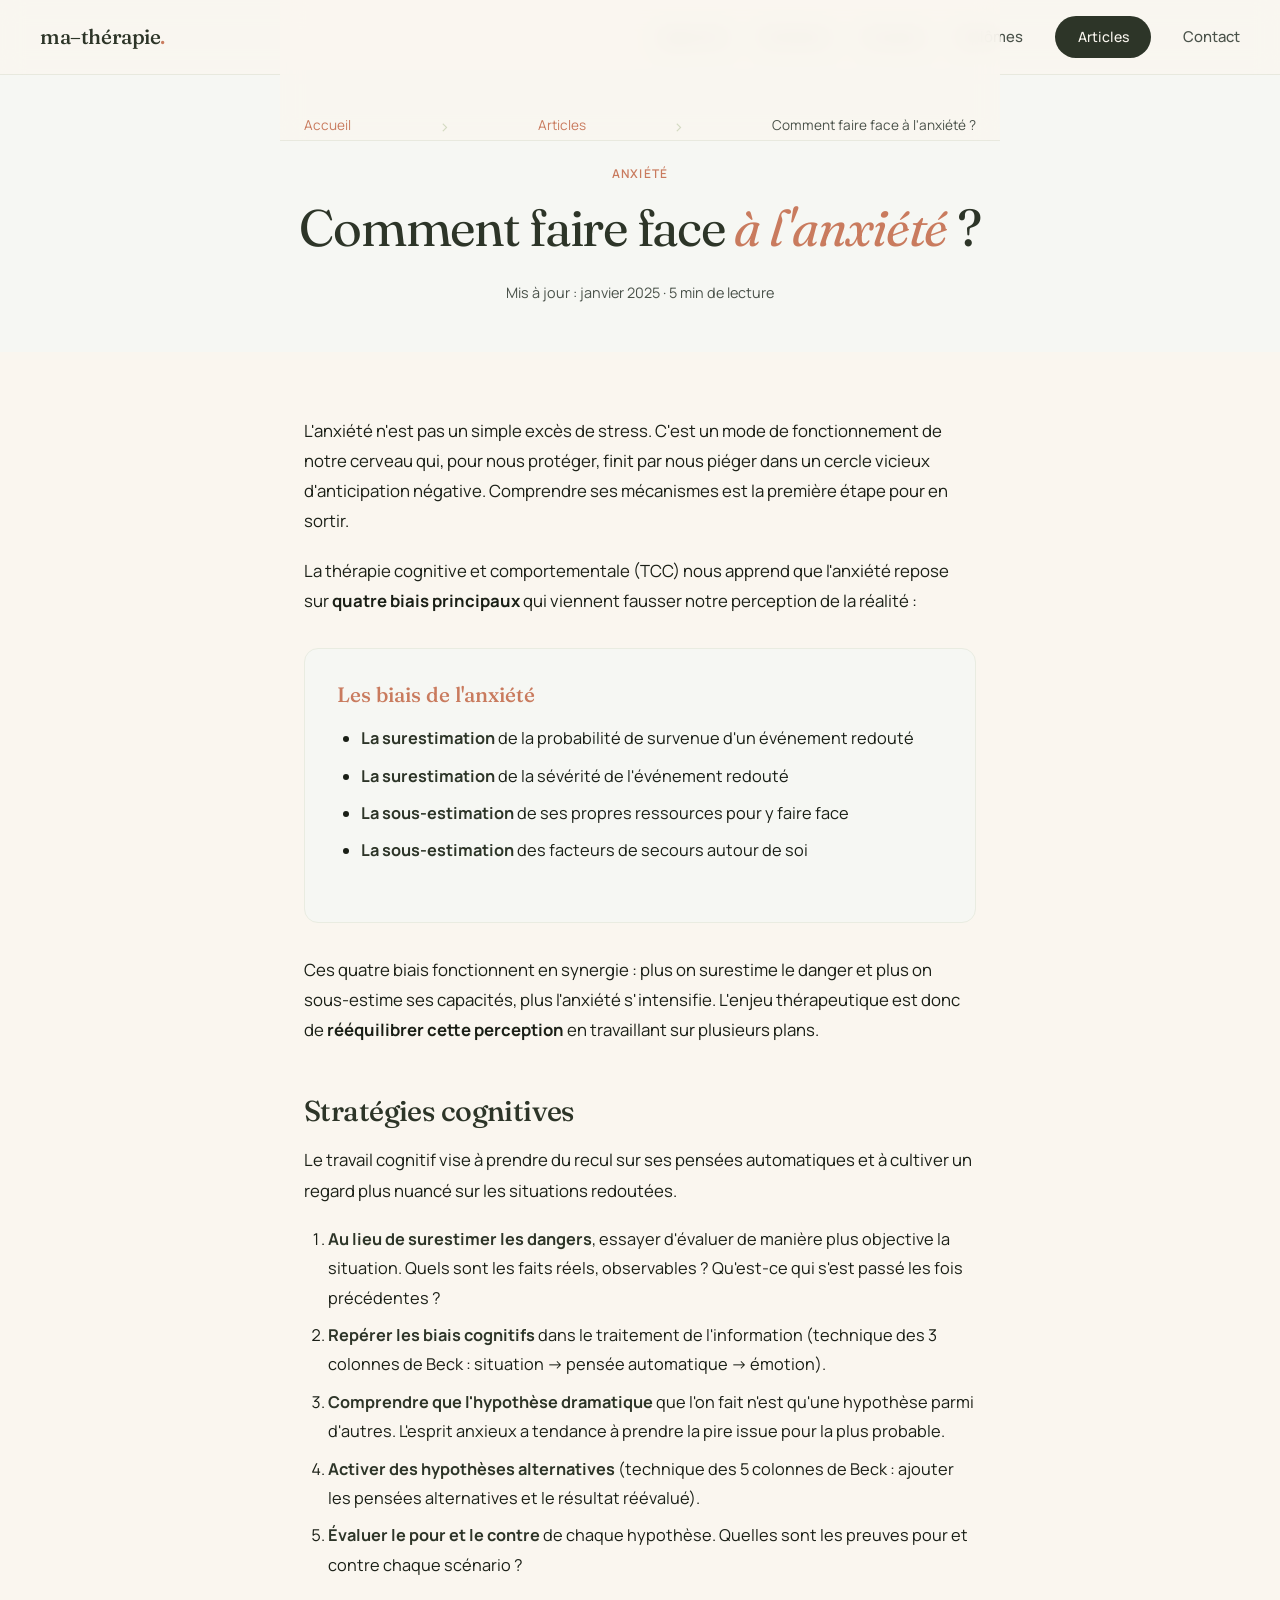
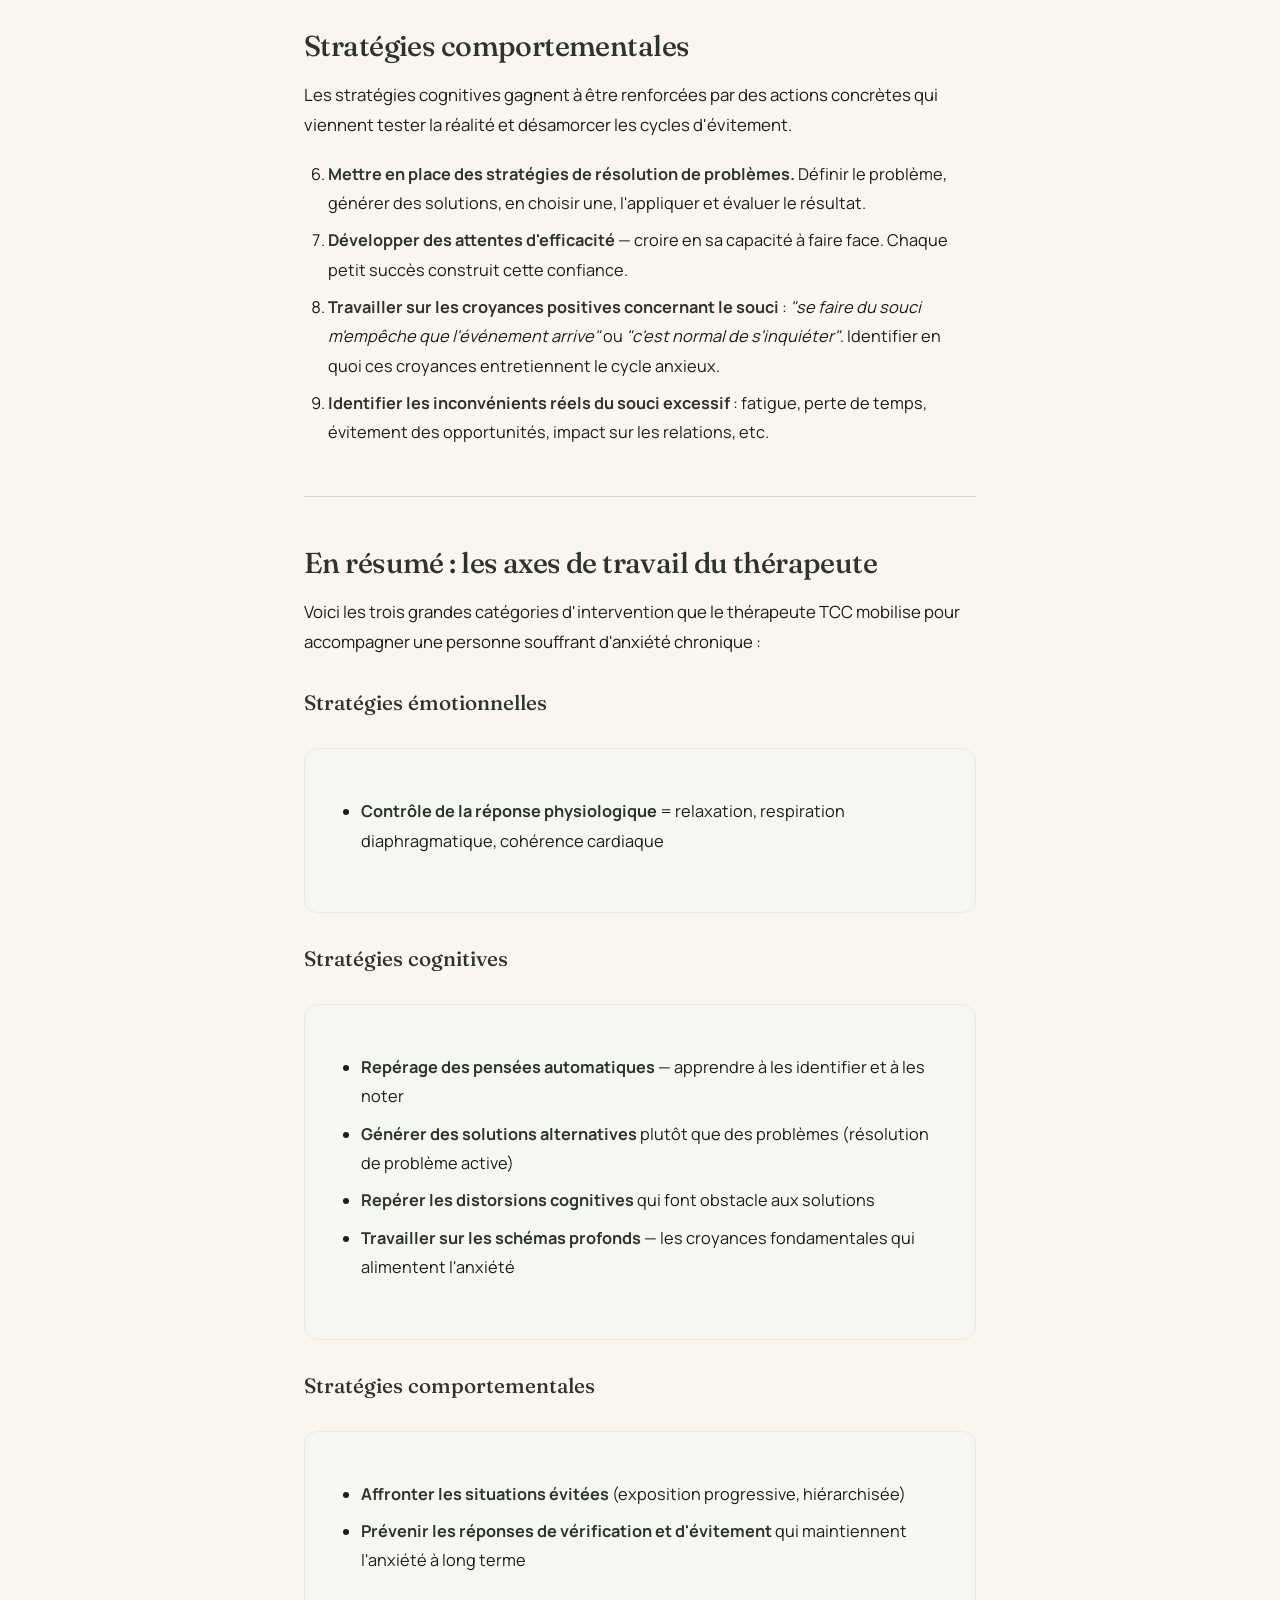
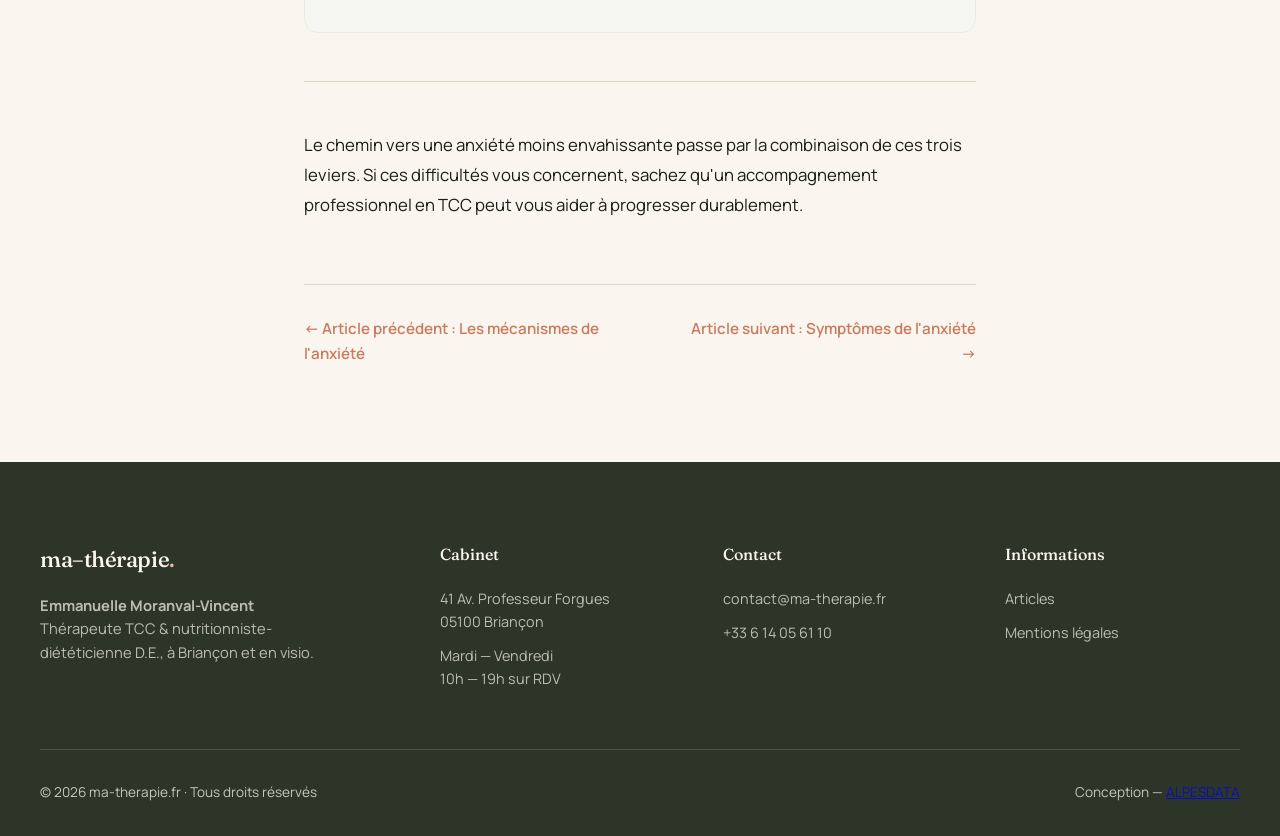
<file: articles/anxiete-comment-faire-face.html>
<!DOCTYPE html>
<html lang="fr">
<head>
<meta charset="UTF-8">
<meta name="viewport" content="width=device-width, initial-scale=1.0">
<title>Comment faire face à l'anxiété ? — ma-therapie.fr | Emmanuelle Moranval-Vincent</title>
    <link rel="icon" type="image/svg+xml" href="/favicon.svg">
    <link rel="icon" type="image/png" sizes="32x32" href="/favicon-32.png">
    <link rel="icon" type="image/png" sizes="16x16" href="/favicon-16.png">
    <link rel="apple-touch-icon" href="/favicon-192.png">
<meta name="description" content="Comprendre les mécanismes de l'inquiétude excessive et découvrir des stratégies concrètes pour reprendre le contrôle grâce aux TCC.">
<meta property="og:type" content="article">
  <meta property="og:url" content="https://ma-therapie.fr/articles/anxiete-comment-faire-face.html">
  <meta property="og:title" content="Comment faire face à l'anxiété ? — ma-therapie.fr | Emmanuelle Moranval-Vincent">
  <meta property="og:description" content="Comprendre les mécanismes de l'inquiétude excessive et découvrir des stratégies concrètes pour reprendre le contrôle grâce aux TCC.">
  <meta property="og:image" content="https://ma-therapie.fr/img/therapeute.jpg">
  <meta property="og:image:width" content="1200">
  <meta property="og:image:height" content="630">
  <meta property="og:locale" content="fr_FR">
  <meta name="twitter:card" content="summary_large_image">
  <meta name="twitter:title" content="Comment faire face à l'anxiété ? — ma-therapie.fr | Emmanuelle Moranval-Vincent">
  <meta name="twitter:description" content="Comprendre les mécanismes de l'inquiétude excessive et découvrir des stratégies concrètes pour reprendre le contrôle grâce aux TCC.">
  <link rel="canonical" href="https://ma-therapie.fr/articles/anxiete-comment-faire-face.html">
  <script type="application/ld+json">
{
    "@context": "https://schema.org",
    "@type": "Article",
    "headline": "Comment faire face à l'anxiété ?",
    "description": "Comprendre les mécanismes de l'inquiétude excessive et découvrir des stratégies concrètes pour reprendre le contrôle grâce aux TCC.",
    "author": {
        "@type": "Person",
        "name": "Emmanuelle Moranval-Vincent"
    },
    "publisher": {
        "@type": "Organization",
        "name": "ma-therapie.fr"
    },
    "url": "https://ma-therapie.fr/articles/anxiete-comment-faire-face.html"
}
  </script>

<script type="application/ld+json">
{
    "@context": "https://schema.org",
    "@type": "BreadcrumbList",
    "itemListElement": [
        {"@type": "ListItem", "position": 1, "name": "Accueil", "item": "https://ma-therapie.fr/"},
        {"@type": "ListItem", "position": 2, "name": "Articles", "item": "https://ma-therapie.fr/articles/"},
        {"@type": "ListItem", "position": 3, "name": "Comment faire face à l'anxiété ?", "item": "https://ma-therapie.fr/articles/anxiete-comment-faire-face.html"}
    ]
}
  </script>
    <link rel="preconnect" href="https://fonts.googleapis.com">
    <link rel="preconnect" href="https://fonts.gstatic.com" crossorigin>
    <link rel="preload" href="https://fonts.googleapis.com/css2?family=Fraunces:ital,opsz,wght@0,9..144,300;0,9..144,400;0,9..144,500;0,9..144,600;1,9..144,400&family=Manrope:wght@300;400;500;600;700&display=swap" as="style" onload="this.onload=null;this.rel='stylesheet'">
    <noscript><link rel="stylesheet" href="https://fonts.googleapis.com/css2?family=Fraunces:ital,opsz,wght@0,9..144,300;0,9..144,400;0,9..144,500;0,9..144,600;1,9..144,400&family=Manrope:wght@300;400;500;600;700&display=swap"></noscript>
    <style>
/* === MA-THÉRAPIE.FR — Design System === */

:root {
  --sage-50: #f6f7f3;
  --sage-100: #e9ece1;
  --sage-200: #d4dac3;
  --sage-400: #8a9a78;
  --sage-600: #4f5d43;
  --sage-800: #2d3528;
  --clay: #c97b5e;
  --clay-light: #e8b8a3;
  --cream: #faf6ef;
  --ink: #1a1f16;
  --ink-soft: #4a524a;
  --white: #ffffff;

  --radius-sm: 8px;
  --radius-md: 14px;
  --radius-lg: 20px;
  --radius-full: 100px;
}

* { margin: 0; padding: 0; box-sizing: border-box; }
html { scroll-behavior: smooth; }

body {
  font-family: 'Manrope', sans-serif;
  color: var(--ink);
  background: var(--cream);
  line-height: 1.6;
  -webkit-font-smoothing: antialiased;
}

.serif { font-family: 'Fraunces', serif; font-weight: 400; letter-spacing: -0.02em; }
.italic { font-style: italic; }

img { max-width: 100%; height: auto; display: block; }

.container {
  max-width: 1200px;
  margin: 0 auto;
  padding: 0 1.5rem;
}

/* === BUTTONS === */
.btn-primary, .btn-secondary {
  padding: 0.9rem 1.8rem;
  border-radius: var(--radius-full);
  font-size: 0.95rem;
  font-weight: 600;
  text-decoration: none;
  transition: all 0.3s cubic-bezier(0.4, 0, 0.2, 1);
  display: inline-flex;
  align-items: center;
  gap: 0.6rem;
  border: none;
  cursor: pointer;
}
.btn-primary {
  background: var(--clay);
  color: var(--white);
  box-shadow: 0 4px 20px rgba(201, 123, 94, 0.25);
}
.btn-primary:hover {
  background: var(--sage-800);
  transform: translateY(-2px);
  box-shadow: 0 8px 28px rgba(45, 53, 40, 0.3);
}
.btn-secondary {
  background: transparent;
  color: var(--sage-800);
  border: 1.5px solid var(--sage-200);
}
.btn-secondary:hover { border-color: var(--sage-800); background: var(--white); }

/* === NAV === */
nav {
  position: fixed;
  top: 0; left: 0; right: 0;
  z-index: 100;
  padding: 1rem 1.5rem;
  background: rgba(250, 246, 239, 0.88);
  backdrop-filter: blur(12px);
  -webkit-backdrop-filter: blur(12px);
  display: flex;
  justify-content: space-between;
  align-items: center;
  border-bottom: 1px solid rgba(138, 154, 120, 0.15);
}
.nav-inner { max-width: 1200px; margin: 0 auto; display: flex; justify-content: space-between; align-items: center; width: 100%; padding: 0; }

.logo {
  font-family: 'Fraunces', serif;
  font-size: 1.3rem;
  font-weight: 500;
  letter-spacing: -0.02em;
  color: var(--sage-800);
  text-decoration: none;
}
.logo em { color: var(--clay); font-style: normal; }

.nav-links { display: flex; gap: 2rem; align-items: center; }
.nav-links a {
  color: var(--ink-soft);
  text-decoration: none;
  font-size: 0.93rem;
  font-weight: 500;
  transition: color 0.2s;
}
.nav-links a:hover { color: var(--clay); }

.nav-cta {
  background: var(--sage-800);
  color: var(--cream) !important;
  padding: 0.6rem 1.4rem;
  border-radius: var(--radius-full);
  font-size: 0.88rem !important;
  transition: all 0.3s;
}
.nav-cta:hover { background: var(--clay); color: var(--white) !important; }

/* Hamburger */
.hamburger { display: none; flex-direction: column; gap: 5px; cursor: pointer; padding: 4px; background: none; border: none; }
.hamburger span { width: 24px; height: 2px; background: var(--sage-800); border-radius: 2px; transition: all 0.3s; }

/* === SECTION HEADERS === */
.eyebrow {
  display: inline-flex;
  align-items: center;
  gap: 0.6rem;
  font-size: 0.82rem;
  font-weight: 600;
  letter-spacing: 0.12em;
  text-transform: uppercase;
  color: var(--sage-600);
  margin-bottom: 1.5rem;
}
.eyebrow::before {
  content: '';
  width: 28px; height: 1.5px;
  background: var(--clay);
}

.section-title {
  font-family: 'Fraunces', serif;
  font-size: clamp(2rem, 4vw, 3.2rem);
  line-height: 1.1;
  letter-spacing: -0.025em;
  font-weight: 400;
}
.section-title em { font-style: italic; }
.section-lead {
  font-size: 1.05rem;
  color: var(--ink-soft);
  line-height: 1.7;
  max-width: 640px;
  margin-top: 1rem;
}

/* === FOOTER === */
footer {
  background: var(--sage-800);
  color: var(--cream);
  padding: 5rem 1.5rem 2rem;
}
.footer-grid {
  max-width: 1200px;
  margin: 0 auto;
  display: grid;
  grid-template-columns: 1.5fr 1fr 1fr 1fr;
  gap: 3rem;
  padding-bottom: 3rem;
  border-bottom: 1px solid rgba(250, 246, 239, 0.15);
}
.footer-brand .logo { color: var(--cream); font-size: 1.4rem; margin-bottom: 1rem; display: block; }
.footer-brand p { opacity: 0.7; font-size: 0.92rem; line-height: 1.6; max-width: 320px; }
.footer-col h4 { font-family: 'Fraunces', serif; font-size: 1rem; margin-bottom: 1.2rem; font-weight: 500; }
.footer-col a, .footer-col p { display: block; color: var(--cream); opacity: 0.7; text-decoration: none; font-size: 0.9rem; margin-bottom: 0.7rem; transition: opacity 0.2s; }
.footer-col a:hover { opacity: 1; color: var(--clay-light); }
.footer-bottom { max-width: 1200px; margin: 2rem auto 0; display: flex; justify-content: space-between; font-size: 0.85rem; opacity: 0.75; }

/* === MOBILE NAV === */
@media (max-width: 900px) {
  .hamburger { display: flex; }
  .nav-links {
    position: fixed;
    top: 64px; left: 0; right: 0;
    background: var(--cream);
    flex-direction: column;
    padding: 2rem;
    gap: 1.5rem;
    border-bottom: 1px solid var(--sage-200);
    transform: translateY(-100%);
    opacity: 0;
    pointer-events: none;
    transition: all 0.3s;
  }
  .nav-links.open { transform: translateY(0); opacity: 1; pointer-events: all; }
  .nav-links a { font-size: 1.1rem; }
  
  .footer-grid { grid-template-columns: 1fr; }
  .footer-bottom { flex-direction: column; gap: 0.5rem; text-align: center; }
}


/* === SECTION STYLES (moved from index.html inline) === */
/* === HERO === */
.hero {
  min-height: 100vh;
  padding: 7rem 1.5rem 4rem;
  display: grid;
  grid-template-columns: 1.1fr 0.9fr;
  gap: 4rem;
  align-items: center;
  position: relative;
  overflow: hidden;
  max-width: 1200px;
  margin: 0 auto;
}
.hero::before {
  content: '';
  position: absolute;
  top: -20%; right: -10%;
  width: 60%; height: 80%;
  background: radial-gradient(circle, var(--sage-100) 0%, transparent 60%);
  z-index: 0;
}
.hero-content { position: relative; z-index: 2; }

.hero h1 {
  font-family: 'Fraunces', serif;
  font-size: clamp(2.6rem, 5.5vw, 4.8rem);
  line-height: 1.02;
  letter-spacing: -0.035em;
  color: var(--sage-800);
  margin-bottom: 1.8rem;
  font-weight: 400;
}
.hero h1 em { font-style: italic; color: var(--clay); font-weight: 300; }

.hero-desc {
  font-size: 1.1rem;
  color: var(--ink-soft);
  max-width: 520px;
  margin-bottom: 2.5rem;
  line-height: 1.7;
}

.cta-group { display: flex; gap: 1rem; flex-wrap: wrap; }

.hero-signals {
  display: flex;
  gap: 2.5rem;
  margin-top: 3rem;
  padding-top: 2rem;
  border-top: 1px solid var(--sage-200);
}
.signal-item .num {
  font-family: 'Fraunces', serif;
  font-size: 2rem;
  color: var(--clay);
  line-height: 1;
  font-weight: 500;
}
.signal-item .lbl {
  font-size: 0.82rem;
  color: var(--ink-soft);
  margin-top: 0.4rem;
}

/* Hero visual */
.hero-visual { position: relative; z-index: 1; height: 580px; }
.portrait-frame {
  position: absolute;
  top: 50%; left: 50%;
  transform: translate(-50%, -50%);
  width: 85%;
  max-width: 400px;
  aspect-ratio: 4/5;
  border-radius: 240px 240px 16px 16px;
  background:
    linear-gradient(135deg, rgba(201,123,94,0.15), rgba(138,154,120,0.25)),
    url('img/therapeute.jpg') center/cover;
  box-shadow: 0 30px 80px rgba(45, 53, 40, 0.2);
}
.portrait-frame::after {
  content: '';
  position: absolute;
  inset: -8px;
  border: 1px solid var(--sage-400);
  border-radius: 248px 248px 24px 24px;
  opacity: 0.4;
}
.floating-badge {
  position: absolute;
  background: var(--white);
  padding: 1rem 1.3rem;
  border-radius: var(--radius-md);
  box-shadow: 0 12px 40px rgba(45, 53, 40, 0.12);
  display: flex;
  align-items: center;
  gap: 0.8rem;
  font-size: 0.9rem;
}
.floating-badge .dot {
  width: 10px; height: 10px;
  border-radius: 50%;
  background: #4ade80;
  box-shadow: 0 0 0 4px rgba(74, 222, 128, 0.2);
  animation: pulse 2s infinite;
}
@keyframes pulse {
  0%, 100% { box-shadow: 0 0 0 4px rgba(74, 222, 128, 0.2); }
  50% { box-shadow: 0 0 0 8px rgba(74, 222, 128, 0.1); }
}
.badge-1 { top: 12%; left: -3%; }
.badge-2 { bottom: 10%; right: -3%; font-family: 'Fraunces', serif; font-size: 0.88rem; color: var(--sage-800); }
.badge-2 .stars { color: var(--clay); font-size: 1rem; }

/* === APPROACH === */
.approach {
  padding: 8rem 1.5rem;
  background: var(--sage-800);
  color: var(--cream);
  position: relative;
}
.approach h2 em { color: var(--clay-light); }
.approach .section-lead { color: rgba(250, 246, 239, 0.85); }

.approach-grid {
  display: grid;
  grid-template-columns: repeat(2, 1fr);
  gap: 2rem;
  margin-top: 3rem;
}
.approach-card {
  background: rgba(250, 246, 239, 0.04);
  border: 1px solid rgba(250, 246, 239, 0.1);
  border-radius: var(--radius-lg);
  padding: 2.5rem;
  transition: all 0.4s;
}
.approach-card:hover {
  background: rgba(250, 246, 239, 0.08);
  transform: translateY(-4px);
}
.card-num {
  font-family: 'Fraunces', serif;
  font-size: 0.95rem;
  color: var(--clay-light);
  letter-spacing: 0.15em;
  margin-bottom: 1.5rem;
}
.card-title {
  font-family: 'Fraunces', serif;
  font-size: 1.8rem;
  font-weight: 400;
  margin-bottom: 1rem;
  letter-spacing: -0.02em;
}
.card-title em { font-style: italic; color: var(--clay-light); }
.card-desc {
  font-size: 0.98rem;
  opacity: 0.85;
  line-height: 1.7;
  margin-bottom: 1.5rem;
}
.card-tags { display: flex; flex-wrap: wrap; gap: 0.5rem; }
.tag {
  font-size: 0.78rem;
  padding: 0.3rem 0.8rem;
  border: 1px solid rgba(250, 246, 239, 0.2);
  border-radius: var(--radius-full);
  color: var(--cream);
  opacity: 0.85;
}

/* === EXPERTISE === */
.expertise {
  padding: 8rem 1.5rem;
  background: var(--cream);
}
.expertise h2 em { color: var(--clay); }
.expertise .subtitle {
  color: var(--ink-soft);
  font-size: 1.05rem;
  margin-bottom: 4rem;
  max-width: 580px;
}
.expertise-grid {
  display: grid;
  grid-template-columns: repeat(3, 1fr);
  gap: 1.2rem;
}
.expertise-item {
  background: var(--white);
  padding: 2rem 1.8rem;
  border-radius: 16px;
  border: 1px solid var(--sage-100);
  transition: all 0.3s;
  cursor: pointer;
  text-decoration: none;
  display: block;
  color: inherit;
}
.expertise-item:hover {
  border-color: var(--clay);
  transform: translateY(-3px);
  box-shadow: 0 15px 40px rgba(45, 53, 40, 0.08);
}
.exp-icon {
  width: 44px; height: 44px;
  background: var(--sage-100);
  border-radius: 12px;
  display: flex;
  align-items: center;
  justify-content: center;
  margin-bottom: 1.2rem;
  font-size: 1.3rem;
}
.expertise-item:hover .exp-icon { background: var(--clay-light); }
.exp-title {
  font-family: 'Fraunces', serif;
  font-size: 1.25rem;
  color: var(--sage-800);
  margin-bottom: 0.5rem;
  font-weight: 500;
}
.exp-desc {
  font-size: 0.9rem;
  color: var(--ink-soft);
  line-height: 1.55;
}

/* === BLOG PREVIEW === */
.blog-preview {
  padding: 8rem 1.5rem;
  background: var(--sage-50);
}
.blog-preview h2 em { color: var(--clay); }
.article-grid {
  display: grid;
  grid-template-columns: repeat(3, 1fr);
  gap: 1.5rem;
  margin-top: 4rem;
}
.article-card {
  background: var(--white);
  border-radius: var(--radius-md);
  overflow: hidden;
  border: 1px solid var(--sage-100);
  transition: all 0.3s;
  text-decoration: none;
  color: inherit;
  display: flex;
  flex-direction: column;
}
.article-card:hover {
  transform: translateY(-4px);
  box-shadow: 0 15px 40px rgba(45, 53, 40, 0.1);
  border-color: var(--clay-light);
}
.article-card .thumb {
  height: 180px;
  background: var(--sage-100);
  display: flex;
  align-items: center;
  justify-content: center;
  font-size: 3rem;
}
.article-card .body { padding: 1.5rem; flex: 1; display: flex; flex-direction: column; }
.article-card .cat {
  font-size: 0.75rem;
  text-transform: uppercase;
  letter-spacing: 0.1em;
  color: var(--clay);
  font-weight: 600;
  margin-bottom: 0.5rem;
}
.article-card h3 {
  font-family: 'Fraunces', serif;
  font-size: 1.2rem;
  font-weight: 500;
  color: var(--sage-800);
  margin-bottom: 0.5rem;
  line-height: 1.35;
}
.article-card .excerpt {
  font-size: 0.88rem;
  color: var(--ink-soft);
  line-height: 1.55;
  flex: 1;
}
.article-card .read-more {
  margin-top: 1rem;
  font-size: 0.85rem;
  color: var(--clay);
  font-weight: 600;
}

/* === ABOUT === */
.about {
  padding: 8rem 1.5rem;
  background: var(--sage-50);
}
.about-inner {
  max-width: 1200px;
  margin: 0 auto;
  display: grid;
  grid-template-columns: 0.9fr 1.1fr;
  gap: 5rem;
  align-items: center;
}
.about-visual {
  aspect-ratio: 3/4;
  border-radius: 12px;
  background:
    linear-gradient(135deg, rgba(201,123,94,0.1), rgba(45,53,40,0.2)),
    url('img/cabinet.jpg') center/cover;
  position: relative;
  box-shadow: 0 20px 60px rgba(45, 53, 40, 0.15);
}
.about-quote {
  position: absolute;
  bottom: -40px; right: -40px;
  background: var(--cream);
  padding: 1.8rem 2rem;
  border-radius: 8px;
  max-width: 280px;
  font-family: 'Fraunces', serif;
  font-style: italic;
  font-size: 1.05rem;
  color: var(--sage-800);
  line-height: 1.5;
  box-shadow: 0 15px 45px rgba(45, 53, 40, 0.12);
}
.about-quote::before {
  content: '"';
  position: absolute;
  top: -10px; left: 15px;
  font-size: 4rem;
  color: var(--clay);
  font-family: 'Fraunces', serif;
  line-height: 1;
}
.about h2 em { color: var(--clay); font-weight: 300; }
.about p {
  color: var(--ink-soft);
  font-size: 1rem;
  margin-bottom: 1.2rem;
  line-height: 1.75;
}
.credentials {
  margin-top: 2rem;
  padding-top: 2rem;
  border-top: 1px solid var(--sage-200);
  display: grid;
  grid-template-columns: 1fr 1fr;
  gap: 1.5rem;
}
.cred-item {
  font-size: 0.9rem;
  color: var(--sage-800);
  display: flex;
  align-items: flex-start;
  gap: 0.6rem;
}
.cred-item::before {
  content: '✓';
  color: var(--clay);
  font-weight: 700;
  flex-shrink: 0;
}

/* === DIPLOMAS === */
.diplomas {
  padding: 8rem 1.5rem;
  background: var(--cream);
  position: relative;
  overflow: hidden;
}
.diplomas::before {
  content: '';
  position: absolute;
  top: 10%; left: -10%;
  width: 500px; height: 500px;
  background: radial-gradient(circle, var(--sage-100) 0%, transparent 65%);
  z-index: 0;
}
.diplomas-inner { max-width: 1100px; margin: 0 auto; position: relative; z-index: 1; }

.diplomas-header {
  display: grid;
  grid-template-columns: 1fr 1fr;
  gap: 4rem;
  align-items: end;
  margin-bottom: 5rem;
}
.diplomas h2 em { color: var(--clay); }
.diplomas .header-text {
  color: var(--ink-soft);
  font-size: 1.02rem;
  line-height: 1.7;
}

.timeline { position: relative; padding-left: 3rem; }
.timeline::before {
  content: '';
  position: absolute;
  left: 11px;
  top: 12px;
  bottom: 12px;
  width: 1px;
  background: linear-gradient(to bottom, var(--clay) 0%, var(--sage-400) 50%, transparent 100%);
}
.timeline-item {
  position: relative;
  padding: 1.8rem 2rem;
  margin-bottom: 1.2rem;
  display: grid;
  grid-template-columns: 110px 1fr auto;
  gap: 2.5rem;
  align-items: center;
  background: var(--white);
  border-radius: var(--radius-md);
  margin-left: -1rem;
  border: 1px solid var(--sage-100);
  transition: all 0.3s;
}
.timeline-item:hover {
  transform: translateX(6px);
  border-color: var(--clay-light);
  box-shadow: 0 10px 30px rgba(45, 53, 40, 0.07);
}
.timeline-dot {
  position: absolute;
  left: -2.8rem;
  top: 50%;
  transform: translateY(-50%);
  width: 24px; height: 24px;
  border-radius: 50%;
  background: var(--cream);
  border: 2px solid var(--clay);
  display: flex;
  align-items: center;
  justify-content: center;
}
.timeline-dot::after {
  content: '';
  width: 8px; height: 8px;
  border-radius: 50%;
  background: var(--clay);
}
.timeline-year {
  font-family: 'Fraunces', serif;
  font-size: 1.5rem;
  color: var(--clay);
  font-weight: 500;
  letter-spacing: -0.01em;
}
.timeline-content .dipl-title {
  font-family: 'Fraunces', serif;
  font-size: 1.22rem;
  color: var(--sage-800);
  font-weight: 500;
  margin-bottom: 0.35rem;
}
.timeline-content .dipl-institution {
  font-size: 0.88rem;
  color: var(--ink-soft);
  line-height: 1.5;
}
.timeline-badge {
  font-size: 0.72rem;
  padding: 0.35rem 0.9rem;
  border-radius: var(--radius-full);
  background: var(--sage-100);
  color: var(--sage-800);
  font-weight: 600;
  letter-spacing: 0.06em;
  text-transform: uppercase;
  white-space: nowrap;
}
.timeline-badge.accent { background: var(--clay); color: var(--white); }

.diplomas-footer {
  margin-top: 3rem;
  padding: 1.8rem 2rem;
  background: var(--sage-800);
  color: var(--cream);
  border-radius: var(--radius-md);
  display: flex;
  align-items: center;
  gap: 1.5rem;
  font-size: 0.95rem;
}
.diplomas-footer .icon { font-size: 1.8rem; flex-shrink: 0; }
.diplomas-footer strong { color: var(--clay-light); }

/* === BOOKING === */
.booking {
  padding: 8rem 1.5rem;
  background: var(--clay);
  color: var(--white);
  text-align: center;
  position: relative;
  overflow: hidden;
}
.booking::before {
  content: '';
  position: absolute;
  inset: 0;
  background:
    radial-gradient(circle at 20% 30%, rgba(255,255,255,0.1) 0%, transparent 50%),
    radial-gradient(circle at 80% 70%, rgba(45,53,40,0.2) 0%, transparent 50%);
}
.booking-inner { position: relative; }
.booking h2 em { color: rgba(255,255,255,0.85); }
.booking p {
  font-size: 1.1rem;
  opacity: 0.92;
  margin-bottom: 2.5rem;
  line-height: 1.65;
}
.booking .cta-group { justify-content: center; }
.booking .btn-primary { background: var(--cream); color: var(--sage-800); }
.booking .btn-primary:hover { background: var(--sage-800); color: var(--cream); }
.booking .btn-secondary { color: var(--white); border-color: rgba(255,255,255,0.4); }
.booking .btn-secondary:hover { background: rgba(255,255,255,0.1); border-color: var(--white); }

/* === RESPONSIVE === */
@media (max-width: 900px) {
  .hero { grid-template-columns: 1fr; gap: 3rem; padding: 7rem 1.5rem 3rem; }
  .hero-visual { height: 420px; }
  .approach-grid, .expertise-grid, .article-grid { grid-template-columns: 1fr; }
  .about-inner { grid-template-columns: 1fr; gap: 3rem; }
  .diplomas-header { grid-template-columns: 1fr; gap: 1.5rem; margin-bottom: 3rem; }
  .timeline { padding-left: 2rem; }
  .timeline-item { grid-template-columns: 1fr; gap: 0.5rem; padding: 1.5rem; margin-left: 0; }
  .timeline-item:hover { transform: none; }
  .timeline-dot { left: -2.3rem; }
  .timeline-year { font-size: 1.2rem; }
  .diplomas-footer { flex-direction: column; text-align: center; }
  .about-quote { position: static; margin-top: 1.5rem; max-width: 100%; }
  .credentials { grid-template-columns: 1fr; }
}

/* === FADE IN === */
.fade-in { opacity: 0; transform: translateY(30px); transition: all 0.8s cubic-bezier(0.4, 0, 0.2, 1); }
.fade-in.visible { opacity: 1; transform: translateY(0); }
/* === BREADCRUMB === */
.breadcrumb {
  max-width: 720px;
  margin: 0 auto;
  padding: 7rem 1.5rem 0;
  font-size: 0.85rem;
  color: var(--ink-soft);
}
.breadcrumb a {
  color: var(--clay);
  text-decoration: none;
  transition: opacity 0.2s;
}
.breadcrumb a:hover { opacity: 0.7; }
.breadcrumb .sep {
  margin: 0 0.5rem;
  color: var(--sage-200);
  font-size: 1.1rem;
}
.breadcrumb [aria-current="page"] {
  color: var(--ink-soft);
}
@media (max-width: 900px) {
  .breadcrumb { padding: 7rem 1rem 0; font-size: 0.8rem; }
}

/* === ARTICLE PAGE STYLES === */
.article-page .page-header {
  padding: 10rem 1.5rem 3rem;
  background: var(--sage-50);
}
.article-page .page-header .container { max-width: 800px; margin: 0 auto; text-align: center; }
.article-page .page-header .cat {
  display: inline-block;
  font-size: 0.75rem;
  text-transform: uppercase;
  letter-spacing: 0.1em;
  color: var(--clay);
  font-weight: 600;
  margin-bottom: 1rem;
}
.article-page .page-header h1 {
  font-family: 'Fraunces', serif;
  font-size: clamp(2rem, 4vw, 3.2rem);
  font-weight: 400;
  color: var(--sage-800);
  line-height: 1.12;
  letter-spacing: -0.025em;
}
.article-page .page-header h1 em { color: var(--clay); font-style: italic; }
.article-page .page-header .meta {
  margin-top: 1.5rem;
  font-size: 0.9rem;
  color: var(--ink-soft);
}

.article-content {
  padding: 4rem 1.5rem 6rem;
  background: var(--cream);
}
.article-content .container { max-width: 720px; margin: 0 auto; }

.article-content h2 {
  font-family: 'Fraunces', serif;
  font-size: 1.8rem;
  font-weight: 500;
  color: var(--sage-800);
  margin: 3rem 0 1rem;
  line-height: 1.25;
  letter-spacing: -0.02em;
}
.article-content h3 {
  font-family: 'Fraunces', serif;
  font-size: 1.3rem;
  font-weight: 500;
  color: var(--sage-800);
  margin: 2rem 0 0.8rem;
  line-height: 1.3;
}
.article-content p {
  font-size: 1.05rem;
  line-height: 1.8;
  color: var(--ink);
  margin-bottom: 1.2rem;
}
.article-content ul, .article-content ol {
  margin: 1rem 0 1.5rem 1.5rem;
  line-height: 1.8;
  font-size: 1.02rem;
  color: var(--ink);
}
.article-content li { margin-bottom: 0.5rem; }
.article-content li strong { color: var(--sage-800); }
.article-content blockquote {
  margin: 2rem 0;
  padding: 1.5rem 2rem;
  border-left: 3px solid var(--clay);
  background: var(--sage-50);
  border-radius: 0 var(--radius-sm) var(--radius-sm) 0;
  font-size: 1.05rem;
  line-height: 1.7;
  color: var(--sage-800);
}
.article-content blockquote em { font-style: italic; color: var(--clay); }
.article-content .highlight-box {
  background: var(--sage-50);
  border: 1px solid var(--sage-100);
  border-radius: var(--radius-md);
  padding: 2rem;
  margin: 2rem 0;
}
.article-content .highlight-box h3 {
  font-family: 'Fraunces', serif;
  margin-top: 0;
  color: var(--clay);
}
.article-content hr {
  border: none;
  border-top: 1px solid var(--sage-200);
  margin: 3rem 0;
}
.article-content .article-nav {
  display: flex;
  justify-content: space-between;
  gap: 1rem;
  margin-top: 4rem;
  padding-top: 2rem;
  border-top: 1px solid var(--sage-200);
}
.article-nav a {
  color: var(--clay);
  text-decoration: none;
  font-weight: 600;
  font-size: 0.95rem;
  transition: color 0.2s;
}
.article-nav a:hover { color: var(--sage-800); }
.article-nav .next { text-align: right; }

@media (max-width: 900px) {
  .article-content h2 { font-size: 1.5rem; }
  .article-content .article-nav { flex-direction: column; text-align: center; }
}

    </style>
</head>
<body class="article-page">

<nav>
  <div class="nav-inner">
    <a href="../" class="logo">ma–thérapie<em>.</em></a>
    <button class="hamburger" aria-label="Menu"><span></span><span></span><span></span></button>
    <div class="nav-links">
      <a href="../#approach">Approche</a>
      <a href="../#expertise">Domaines</a>
      <a href="../#about">À propos</a>
      <a href="../#diplomas">Diplômes</a>
      <a href="." class="nav-cta">Articles</a>
      <a href="../#contact">Contact</a>
    </div>
  </div>
</nav>

<nav class="breadcrumb" aria-label="Fil d'Ariane">
  <a href="../">Accueil</a>
  <span class="sep">›</span>
  <a href=".">Articles</a>
  <span class="sep">›</span>
  <span aria-current="page">Comment faire face à l'anxiété ?</span>
</nav>

<section class="page-header fade-in">
  <div class="container">
    <div class="cat">Anxiété</div>
    <h1>Comment faire face <em>à l'anxiété</em> ?</h1>
    <p class="meta">Mis à jour : janvier 2025 · 5 min de lecture</p>
  </div>
</section>

<article class="article-content">
  <div class="container">

    <p>L'anxiété n'est pas un simple excès de stress. C'est un mode de fonctionnement de notre cerveau qui, pour nous protéger, finit par nous piéger dans un cercle vicieux d'anticipation négative. Comprendre ses mécanismes est la première étape pour en sortir.</p>

    <p>La thérapie cognitive et comportementale (TCC) nous apprend que l'anxiété repose sur <strong>quatre biais principaux</strong> qui viennent fausser notre perception de la réalité :</p>

    <div class="highlight-box">
      <h3>Les biais de l'anxiété</h3>
      <ul>
        <li><strong>La surestimation</strong> de la probabilité de survenue d'un événement redouté</li>
        <li><strong>La surestimation</strong> de la sévérité de l'événement redouté</li>
        <li><strong>La sous-estimation</strong> de ses propres ressources pour y faire face</li>
        <li><strong>La sous-estimation</strong> des facteurs de secours autour de soi</li>
      </ul>
    </div>

    <p>Ces quatre biais fonctionnent en synergie : plus on surestime le danger et plus on sous-estime ses capacités, plus l'anxiété s'intensifie. L'enjeu thérapeutique est donc de <strong>rééquilibrer cette perception</strong> en travaillant sur plusieurs plans.</p>

    <!-- ============================== -->
    <h2>Stratégies cognitives</h2>

    <p>Le travail cognitif vise à prendre du recul sur ses pensées automatiques et à cultiver un regard plus nuancé sur les situations redoutées.</p>

    <ol>
      <li><strong>Au lieu de surestimer les dangers</strong>, essayer d'évaluer de manière plus objective la situation. Quels sont les faits réels, observables ? Qu'est-ce qui s'est passé les fois précédentes ?</li>
      <li><strong>Repérer les biais cognitifs</strong> dans le traitement de l'information (technique des 3 colonnes de Beck : situation → pensée automatique → émotion).</li>
      <li><strong>Comprendre que l'hypothèse dramatique</strong> que l'on fait n'est qu'une hypothèse parmi d'autres. L'esprit anxieux a tendance à prendre la pire issue pour la plus probable.</li>
      <li><strong>Activer des hypothèses alternatives</strong> (technique des 5 colonnes de Beck : ajouter les pensées alternatives et le résultat réévalué).</li>
      <li><strong>Évaluer le pour et le contre</strong> de chaque hypothèse. Quelles sont les preuves pour et contre chaque scénario ?</li>
    </ol>

    <!-- ============================== -->
    <h2>Stratégies comportementales</h2>

    <p>Les stratégies cognitives gagnent à être renforcées par des actions concrètes qui viennent tester la réalité et désamorcer les cycles d'évitement.</p>

    <ol start="6">
      <li><strong>Mettre en place des stratégies de résolution de problèmes.</strong> Définir le problème, générer des solutions, en choisir une, l'appliquer et évaluer le résultat.</li>
      <li><strong>Développer des attentes d'efficacité</strong> — croire en sa capacité à faire face. Chaque petit succès construit cette confiance.</li>
      <li><strong>Travailler sur les croyances positives concernant le souci</strong> : <em>"se faire du souci m'empêche que l'événement arrive"</em> ou <em>"c'est normal de s'inquiéter"</em>. Identifier en quoi ces croyances entretiennent le cycle anxieux.</li>
      <li><strong>Identifier les inconvénients réels du souci excessif</strong> : fatigue, perte de temps, évitement des opportunités, impact sur les relations, etc.</li>
    </ol>

    <hr>

    <!-- ============================== -->
    <h2>En résumé : les axes de travail du thérapeute</h2>

    <p>Voici les trois grandes catégories d'intervention que le thérapeute TCC mobilise pour accompagner une personne souffrant d'anxiété chronique :</p>

    <h3>Stratégies émotionnelles</h3>
    <div class="highlight-box">
      <ul>
        <li><strong>Contrôle de la réponse physiologique</strong> = relaxation, respiration diaphragmatique, cohérence cardiaque</li>
      </ul>
    </div>

    <h3>Stratégies cognitives</h3>
    <div class="highlight-box">
      <ul>
        <li><strong>Repérage des pensées automatiques</strong> — apprendre à les identifier et à les noter</li>
        <li><strong>Générer des solutions alternatives</strong> plutôt que des problèmes (résolution de problème active)</li>
        <li><strong>Repérer les distorsions cognitives</strong> qui font obstacle aux solutions</li>
        <li><strong>Travailler sur les schémas profonds</strong> — les croyances fondamentales qui alimentent l'anxiété</li>
      </ul>
    </div>

    <h3>Stratégies comportementales</h3>
    <div class="highlight-box">
      <ul>
        <li><strong>Affronter les situations évitées</strong> (exposition progressive, hiérarchisée)</li>
        <li><strong>Prévenir les réponses de vérification et d'évitement</strong> qui maintiennent l'anxiété à long terme</li>
      </ul>
    </div>

    <hr>

    <p>Le chemin vers une anxiété moins envahissante passe par la combinaison de ces trois leviers. Si ces difficultés vous concernent, sachez qu'un accompagnement professionnel en TCC peut vous aider à progresser durablement.</p>

    <!-- Article navigation -->
    <div class="article-nav">
      <a href="mecanismes-anxiete.html" class="prev">← Article précédent : Les mécanismes de l'anxiété</a>
      <a href="symptomes-anxiete.html" class="next">Article suivant : Symptômes de l'anxiété →</a>
    </div>

  </div>
</article>

<footer id="contact">
  <div class="footer-grid">
    <div class="footer-brand">
      <div class="logo">ma–thérapie<em style="color: var(--clay-light);">.</em></div>
      <p><strong style="color: var(--cream); opacity: 1;">Emmanuelle Moranval-Vincent</strong><br>Thérapeute TCC & nutritionniste-diététicienne D.E., à Briançon et en visio.</p>
    </div>
    <div class="footer-col">
      <h4>Cabinet</h4>
      <p>41 Av. Professeur Forgues<br>05100 Briançon</p>
      <p>Mardi — Vendredi<br>10h — 19h sur RDV</p>
    </div>
    <div class="footer-col">
      <h4>Contact</h4>
      <a href="mailto:contact@ma-therapie.fr">contact@ma-therapie.fr</a>
      <a href="tel:+336****6110">+33 6 14 05 61 10</a>
    </div>
    <div class="footer-col">
      <h4>Informations</h4>
      <a href=".">Articles</a>
      <a href="../mentions-legales.html">Mentions légales</a>
    </div>
  </div>
  <div class="footer-bottom">
    <span>© 2026 ma-therapie.fr · Tous droits réservés</span>
    <span>Conception — <a href="https://alpesdata.com" target="_blank" rel="noopener">ALPESDATA</a></span>
  </div>
</footer>

<script src="../js/main.js"></script>
</body>
</html>
</file>
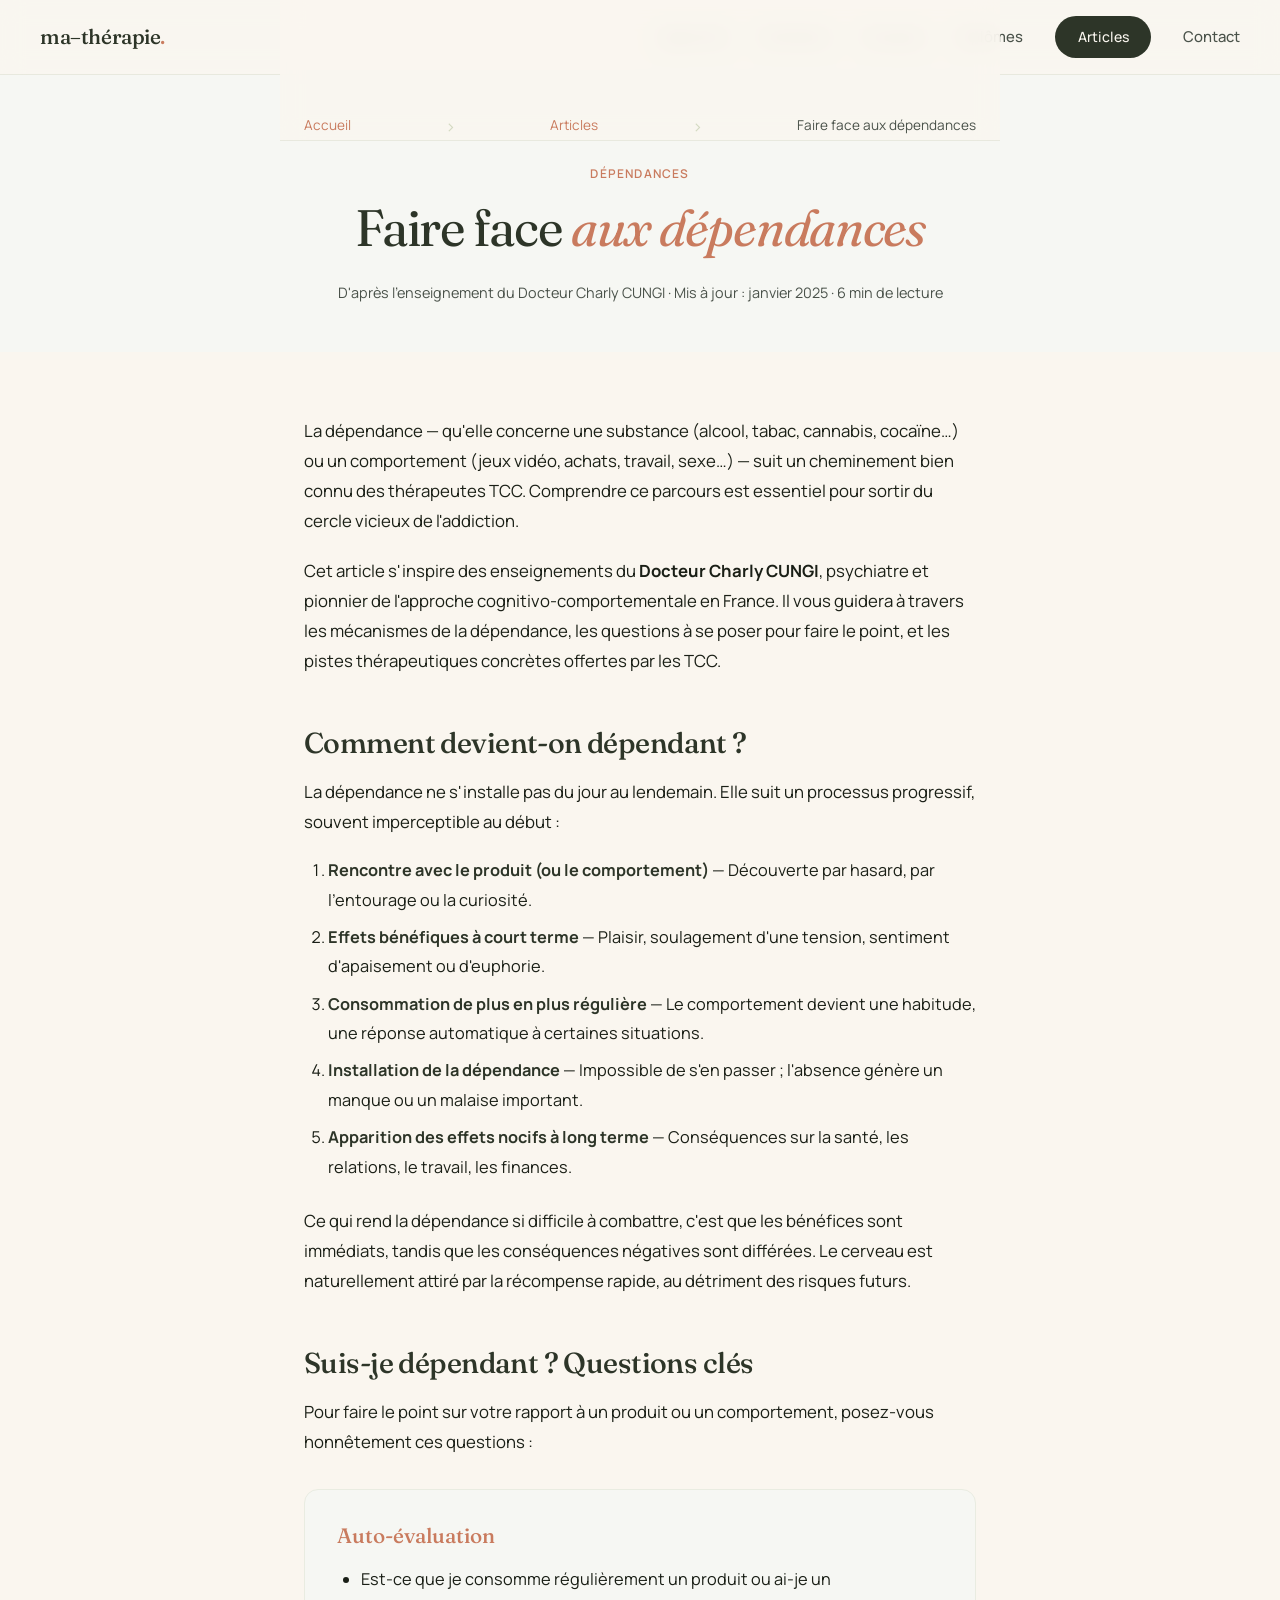
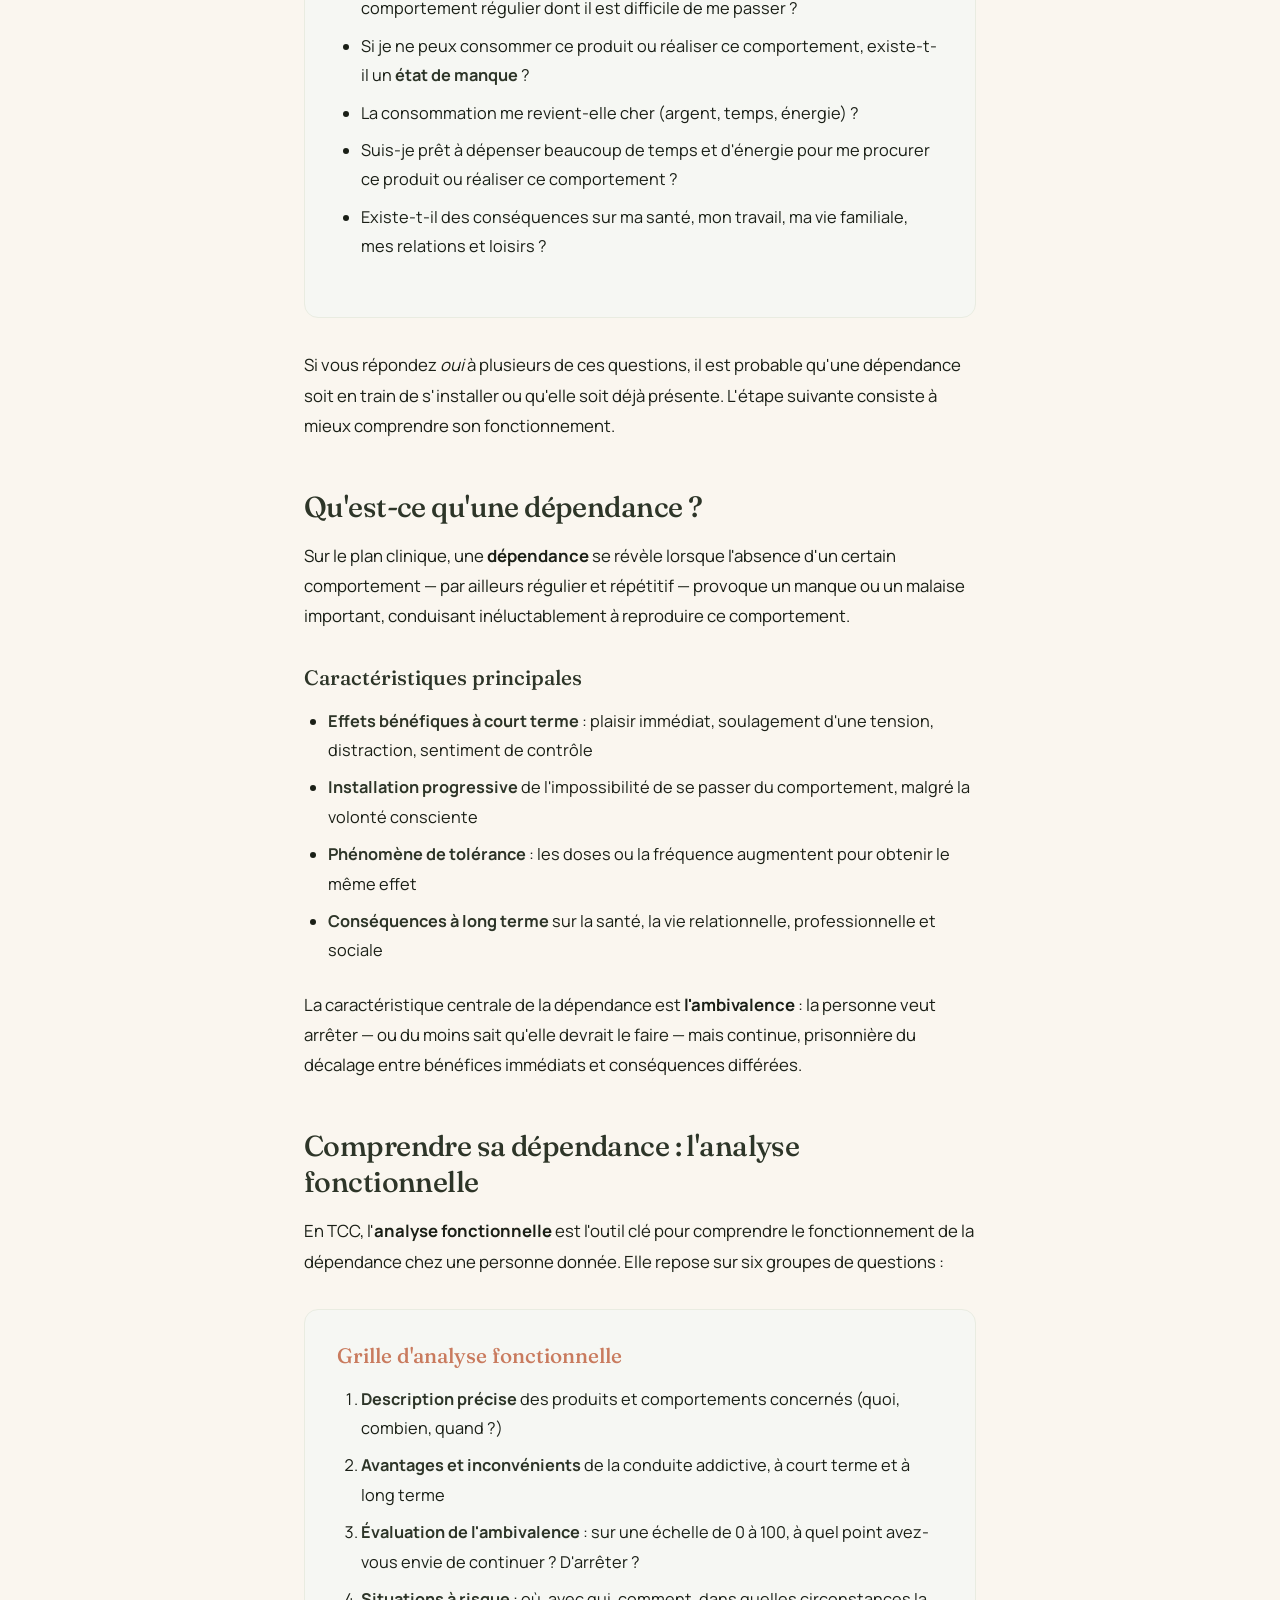
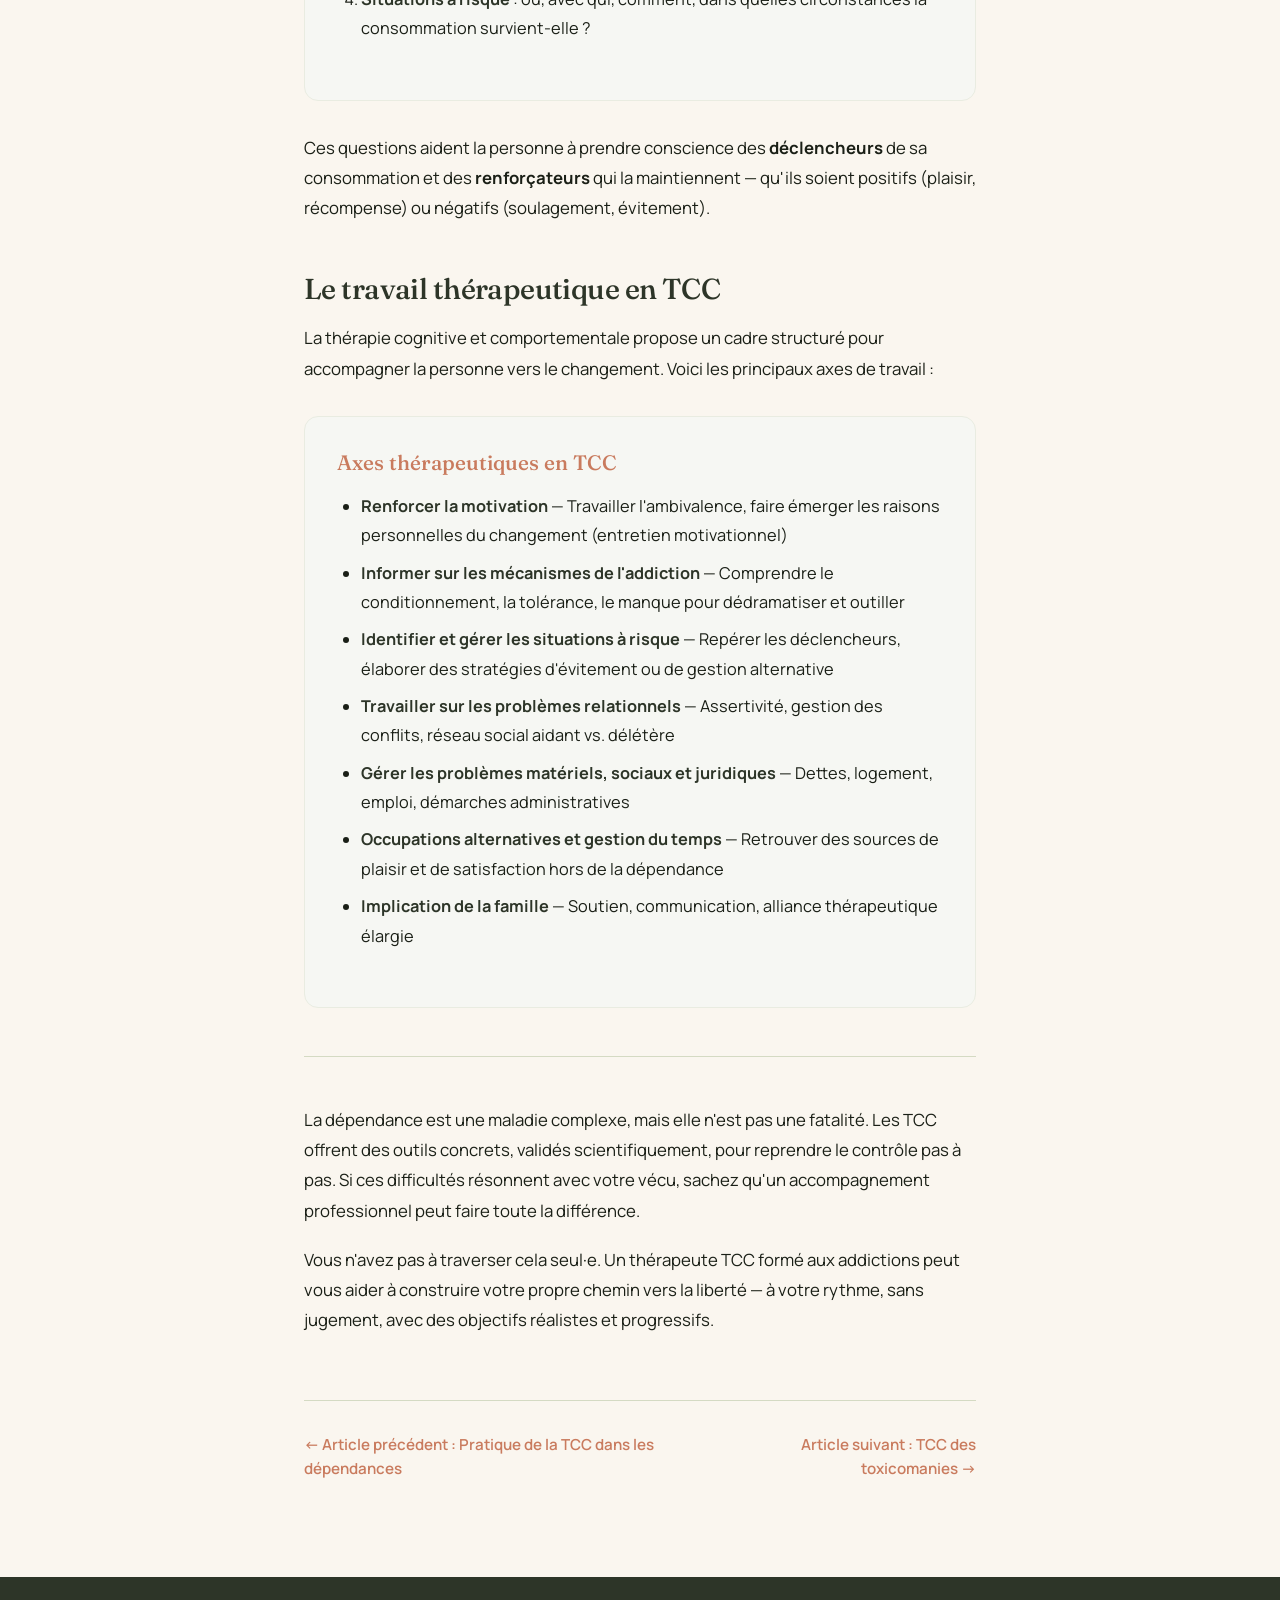
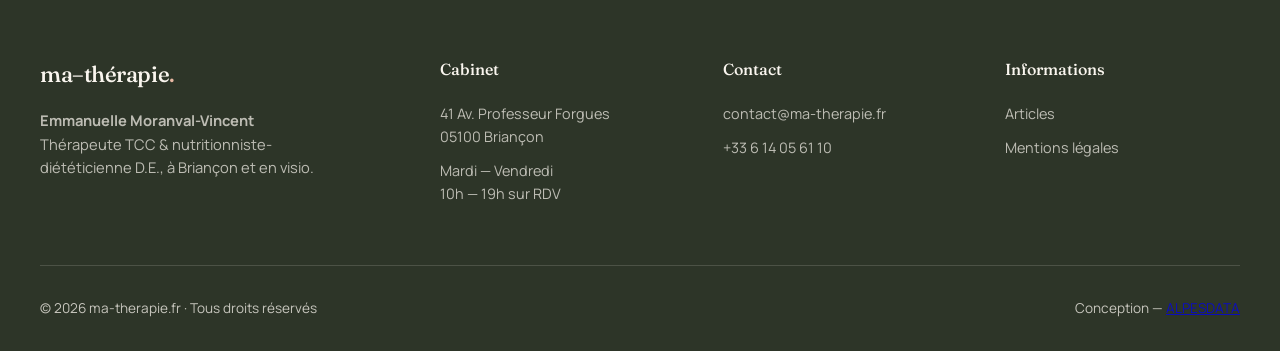
<file: articles/faire-face-aux-dependances.html>
<!DOCTYPE html>
<html lang="fr">
<head>
<meta charset="UTF-8">
<meta name="viewport" content="width=device-width, initial-scale=1.0">
<title>Faire face aux dépendances — ma-therapie.fr | Emmanuelle Moranval-Vincent</title>
    <link rel="icon" type="image/svg+xml" href="/favicon.svg">
    <link rel="icon" type="image/png" sizes="32x32" href="/favicon-32.png">
    <link rel="icon" type="image/png" sizes="16x16" href="/favicon-16.png">
    <link rel="apple-touch-icon" href="/favicon-192.png">
<meta name="description" content="Comprendre comment naît une dépendance, reconnaître les signes, et découvrir les outils TCC pour s'en libérer. D'après l'enseignement du Dr Charly CUNGI.">
<meta property="og:type" content="article">
  <meta property="og:url" content="https://ma-therapie.fr/articles/faire-face-aux-dependances.html">
  <meta property="og:title" content="Faire face aux dépendances — ma-therapie.fr | Emmanuelle Moranval-Vincent">
  <meta property="og:description" content="Comprendre comment naît une dépendance, reconnaître les signes, et découvrir les outils TCC pour s'en libérer.">
  <meta property="og:image" content="https://ma-therapie.fr/img/therapeute.jpg">
  <meta property="og:image:width" content="1200">
  <meta property="og:image:height" content="630">
  <meta property="og:locale" content="fr_FR">
  <meta name="twitter:card" content="summary_large_image">
  <meta name="twitter:title" content="Faire face aux dépendances — ma-therapie.fr | Emmanuelle Moranval-Vincent">
  <meta name="twitter:description" content="Comprendre comment naît une dépendance, reconnaître les signes, et découvrir les outils TCC pour s'en libérer.">
  <link rel="canonical" href="https://ma-therapie.fr/articles/faire-face-aux-dependances.html">
  <script type="application/ld+json">
{
    "@context": "https://schema.org",
    "@type": "Article",
    "headline": "Faire face aux dépendances",
    "description": "Comprendre comment naît une dépendance, reconnaître les signes, et découvrir les outils TCC pour s'en libérer.",
    "author": {
        "@type": "Person",
        "name": "Emmanuelle Moranval-Vincent"
    },
    "publisher": {
        "@type": "Organization",
        "name": "ma-therapie.fr"
    },
    "url": "https://ma-therapie.fr/articles/faire-face-aux-dependances.html"
}
  </script>

<script type="application/ld+json">
{
    "@context": "https://schema.org",
    "@type": "BreadcrumbList",
    "itemListElement": [
        {"@type": "ListItem", "position": 1, "name": "Accueil", "item": "https://ma-therapie.fr/"},
        {"@type": "ListItem", "position": 2, "name": "Articles", "item": "https://ma-therapie.fr/articles/"},
        {"@type": "ListItem", "position": 3, "name": "Faire face aux dépendances", "item": "https://ma-therapie.fr/articles/faire-face-aux-dependances.html"}
    ]
}
  </script>
    <link rel="preconnect" href="https://fonts.googleapis.com">
    <link rel="preconnect" href="https://fonts.gstatic.com" crossorigin>
    <link rel="preload" href="https://fonts.googleapis.com/css2?family=Fraunces:ital,opsz,wght@0,9..144,300;0,9..144,400;0,9..144,500;0,9..144,600;1,9..144,400&family=Manrope:wght@300;400;500;600;700&display=swap" as="style" onload="this.onload=null;this.rel='stylesheet'">
    <noscript><link rel="stylesheet" href="https://fonts.googleapis.com/css2?family=Fraunces:ital,opsz,wght@0,9..144,300;0,9..144,400;0,9..144,500;0,9..144,600;1,9..144,400&family=Manrope:wght@300;400;500;600;700&display=swap"></noscript>
    <style>
/* === MA-THÉRAPIE.FR — Design System === */

:root {
  --sage-50: #f6f7f3;
  --sage-100: #e9ece1;
  --sage-200: #d4dac3;
  --sage-400: #8a9a78;
  --sage-600: #4f5d43;
  --sage-800: #2d3528;
  --clay: #c97b5e;
  --clay-light: #e8b8a3;
  --cream: #faf6ef;
  --ink: #1a1f16;
  --ink-soft: #4a524a;
  --white: #ffffff;

  --radius-sm: 8px;
  --radius-md: 14px;
  --radius-lg: 20px;
  --radius-full: 100px;
}

* { margin: 0; padding: 0; box-sizing: border-box; }
html { scroll-behavior: smooth; }

body {
  font-family: 'Manrope', sans-serif;
  color: var(--ink);
  background: var(--cream);
  line-height: 1.6;
  -webkit-font-smoothing: antialiased;
}

.serif { font-family: 'Fraunces', serif; font-weight: 400; letter-spacing: -0.02em; }
.italic { font-style: italic; }

img { max-width: 100%; height: auto; display: block; }

.container {
  max-width: 1200px;
  margin: 0 auto;
  padding: 0 1.5rem;
}

/* === BUTTONS === */
.btn-primary, .btn-secondary {
  padding: 0.9rem 1.8rem;
  border-radius: var(--radius-full);
  font-size: 0.95rem;
  font-weight: 600;
  text-decoration: none;
  transition: all 0.3s cubic-bezier(0.4, 0, 0.2, 1);
  display: inline-flex;
  align-items: center;
  gap: 0.6rem;
  border: none;
  cursor: pointer;
}
.btn-primary {
  background: var(--clay);
  color: var(--white);
  box-shadow: 0 4px 20px rgba(201, 123, 94, 0.25);
}
.btn-primary:hover {
  background: var(--sage-800);
  transform: translateY(-2px);
  box-shadow: 0 8px 28px rgba(45, 53, 40, 0.3);
}
.btn-secondary {
  background: transparent;
  color: var(--sage-800);
  border: 1.5px solid var(--sage-200);
}
.btn-secondary:hover { border-color: var(--sage-800); background: var(--white); }

/* === NAV === */
nav {
  position: fixed;
  top: 0; left: 0; right: 0;
  z-index: 100;
  padding: 1rem 1.5rem;
  background: rgba(250, 246, 239, 0.88);
  backdrop-filter: blur(12px);
  -webkit-backdrop-filter: blur(12px);
  display: flex;
  justify-content: space-between;
  align-items: center;
  border-bottom: 1px solid rgba(138, 154, 120, 0.15);
}
.nav-inner { max-width: 1200px; margin: 0 auto; display: flex; justify-content: space-between; align-items: center; width: 100%; padding: 0; }

.logo {
  font-family: 'Fraunces', serif;
  font-size: 1.3rem;
  font-weight: 500;
  letter-spacing: -0.02em;
  color: var(--sage-800);
  text-decoration: none;
}
.logo em { color: var(--clay); font-style: normal; }

.nav-links { display: flex; gap: 2rem; align-items: center; }
.nav-links a {
  color: var(--ink-soft);
  text-decoration: none;
  font-size: 0.93rem;
  font-weight: 500;
  transition: color 0.2s;
}
.nav-links a:hover { color: var(--clay); }

.nav-cta {
  background: var(--sage-800);
  color: var(--cream) !important;
  padding: 0.6rem 1.4rem;
  border-radius: var(--radius-full);
  font-size: 0.88rem !important;
  transition: all 0.3s;
}
.nav-cta:hover { background: var(--clay); color: var(--white) !important; }

/* Hamburger */
.hamburger { display: none; flex-direction: column; gap: 5px; cursor: pointer; padding: 4px; background: none; border: none; }
.hamburger span { width: 24px; height: 2px; background: var(--sage-800); border-radius: 2px; transition: all 0.3s; }

/* === SECTION HEADERS === */
.eyebrow {
  display: inline-flex;
  align-items: center;
  gap: 0.6rem;
  font-size: 0.82rem;
  font-weight: 600;
  letter-spacing: 0.12em;
  text-transform: uppercase;
  color: var(--sage-600);
  margin-bottom: 1.5rem;
}
.eyebrow::before {
  content: '';
  width: 28px; height: 1.5px;
  background: var(--clay);
}

.section-title {
  font-family: 'Fraunces', serif;
  font-size: clamp(2rem, 4vw, 3.2rem);
  line-height: 1.1;
  letter-spacing: -0.025em;
  font-weight: 400;
}
.section-title em { font-style: italic; }
.section-lead {
  font-size: 1.05rem;
  color: var(--ink-soft);
  line-height: 1.7;
  max-width: 640px;
  margin-top: 1rem;
}

/* === FOOTER === */
footer {
  background: var(--sage-800);
  color: var(--cream);
  padding: 5rem 1.5rem 2rem;
}
.footer-grid {
  max-width: 1200px;
  margin: 0 auto;
  display: grid;
  grid-template-columns: 1.5fr 1fr 1fr 1fr;
  gap: 3rem;
  padding-bottom: 3rem;
  border-bottom: 1px solid rgba(250, 246, 239, 0.15);
}
.footer-brand .logo { color: var(--cream); font-size: 1.4rem; margin-bottom: 1rem; display: block; }
.footer-brand p { opacity: 0.7; font-size: 0.92rem; line-height: 1.6; max-width: 320px; }
.footer-col h4 { font-family: 'Fraunces', serif; font-size: 1rem; margin-bottom: 1.2rem; font-weight: 500; }
.footer-col a, .footer-col p { display: block; color: var(--cream); opacity: 0.7; text-decoration: none; font-size: 0.9rem; margin-bottom: 0.7rem; transition: opacity 0.2s; }
.footer-col a:hover { opacity: 1; color: var(--clay-light); }
.footer-bottom { max-width: 1200px; margin: 2rem auto 0; display: flex; justify-content: space-between; font-size: 0.85rem; opacity: 0.75; }

/* === MOBILE NAV === */
@media (max-width: 900px) {
  .hamburger { display: flex; }
  .nav-links {
    position: fixed;
    top: 64px; left: 0; right: 0;
    background: var(--cream);
    flex-direction: column;
    padding: 2rem;
    gap: 1.5rem;
    border-bottom: 1px solid var(--sage-200);
    transform: translateY(-100%);
    opacity: 0;
    pointer-events: none;
    transition: all 0.3s;
  }
  .nav-links.open { transform: translateY(0); opacity: 1; pointer-events: all; }
  .nav-links a { font-size: 1.1rem; }
  
  .footer-grid { grid-template-columns: 1fr; }
  .footer-bottom { flex-direction: column; gap: 0.5rem; text-align: center; }
}


/* === SECTION STYLES (moved from index.html inline) === */
/* === HERO === */
.hero {
  min-height: 100vh;
  padding: 7rem 1.5rem 4rem;
  display: grid;
  grid-template-columns: 1.1fr 0.9fr;
  gap: 4rem;
  align-items: center;
  position: relative;
  overflow: hidden;
  max-width: 1200px;
  margin: 0 auto;
}
.hero::before {
  content: '';
  position: absolute;
  top: -20%; right: -10%;
  width: 60%; height: 80%;
  background: radial-gradient(circle, var(--sage-100) 0%, transparent 60%);
  z-index: 0;
}
.hero-content { position: relative; z-index: 2; }

.hero h1 {
  font-family: 'Fraunces', serif;
  font-size: clamp(2.6rem, 5.5vw, 4.8rem);
  line-height: 1.02;
  letter-spacing: -0.035em;
  color: var(--sage-800);
  margin-bottom: 1.8rem;
  font-weight: 400;
}
.hero h1 em { font-style: italic; color: var(--clay); font-weight: 300; }

.hero-desc {
  font-size: 1.1rem;
  color: var(--ink-soft);
  max-width: 520px;
  margin-bottom: 2.5rem;
  line-height: 1.7;
}

.cta-group { display: flex; gap: 1rem; flex-wrap: wrap; }

.hero-signals {
  display: flex;
  gap: 2.5rem;
  margin-top: 3rem;
  padding-top: 2rem;
  border-top: 1px solid var(--sage-200);
}
.signal-item .num {
  font-family: 'Fraunces', serif;
  font-size: 2rem;
  color: var(--clay);
  line-height: 1;
  font-weight: 500;
}
.signal-item .lbl {
  font-size: 0.82rem;
  color: var(--ink-soft);
  margin-top: 0.4rem;
}

/* Hero visual */
.hero-visual { position: relative; z-index: 1; height: 580px; }
.portrait-frame {
  position: absolute;
  top: 50%; left: 50%;
  transform: translate(-50%, -50%);
  width: 85%;
  max-width: 400px;
  aspect-ratio: 4/5;
  border-radius: 240px 240px 16px 16px;
  background:
    linear-gradient(135deg, rgba(201,123,94,0.15), rgba(138,154,120,0.25)),
    url('img/therapeute.jpg') center/cover;
  box-shadow: 0 30px 80px rgba(45, 53, 40, 0.2);
}
.portrait-frame::after {
  content: '';
  position: absolute;
  inset: -8px;
  border: 1px solid var(--sage-400);
  border-radius: 248px 248px 24px 24px;
  opacity: 0.4;
}
.floating-badge {
  position: absolute;
  background: var(--white);
  padding: 1rem 1.3rem;
  border-radius: var(--radius-md);
  box-shadow: 0 12px 40px rgba(45, 53, 40, 0.12);
  display: flex;
  align-items: center;
  gap: 0.8rem;
  font-size: 0.9rem;
}
.floating-badge .dot {
  width: 10px; height: 10px;
  border-radius: 50%;
  background: #4ade80;
  box-shadow: 0 0 0 4px rgba(74, 222, 128, 0.2);
  animation: pulse 2s infinite;
}
@keyframes pulse {
  0%, 100% { box-shadow: 0 0 0 4px rgba(74, 222, 128, 0.2); }
  50% { box-shadow: 0 0 0 8px rgba(74, 222, 128, 0.1); }
}
.badge-1 { top: 12%; left: -3%; }
.badge-2 { bottom: 10%; right: -3%; font-family: 'Fraunces', serif; font-size: 0.88rem; color: var(--sage-800); }
.badge-2 .stars { color: var(--clay); font-size: 1rem; }

/* === APPROACH === */
.approach {
  padding: 8rem 1.5rem;
  background: var(--sage-800);
  color: var(--cream);
  position: relative;
}
.approach h2 em { color: var(--clay-light); }
.approach .section-lead { color: rgba(250, 246, 239, 0.85); }

.approach-grid {
  display: grid;
  grid-template-columns: repeat(2, 1fr);
  gap: 2rem;
  margin-top: 3rem;
}
.approach-card {
  background: rgba(250, 246, 239, 0.04);
  border: 1px solid rgba(250, 246, 239, 0.1);
  border-radius: var(--radius-lg);
  padding: 2.5rem;
  transition: all 0.4s;
}
.approach-card:hover {
  background: rgba(250, 246, 239, 0.08);
  transform: translateY(-4px);
}
.card-num {
  font-family: 'Fraunces', serif;
  font-size: 0.95rem;
  color: var(--clay-light);
  letter-spacing: 0.15em;
  margin-bottom: 1.5rem;
}
.card-title {
  font-family: 'Fraunces', serif;
  font-size: 1.8rem;
  font-weight: 400;
  margin-bottom: 1rem;
  letter-spacing: -0.02em;
}
.card-title em { font-style: italic; color: var(--clay-light); }
.card-desc {
  font-size: 0.98rem;
  opacity: 0.85;
  line-height: 1.7;
  margin-bottom: 1.5rem;
}
.card-tags { display: flex; flex-wrap: wrap; gap: 0.5rem; }
.tag {
  font-size: 0.78rem;
  padding: 0.3rem 0.8rem;
  border: 1px solid rgba(250, 246, 239, 0.2);
  border-radius: var(--radius-full);
  color: var(--cream);
  opacity: 0.85;
}

/* === EXPERTISE === */
.expertise {
  padding: 8rem 1.5rem;
  background: var(--cream);
}
.expertise h2 em { color: var(--clay); }
.expertise .subtitle {
  color: var(--ink-soft);
  font-size: 1.05rem;
  margin-bottom: 4rem;
  max-width: 580px;
}
.expertise-grid {
  display: grid;
  grid-template-columns: repeat(3, 1fr);
  gap: 1.2rem;
}
.expertise-item {
  background: var(--white);
  padding: 2rem 1.8rem;
  border-radius: 16px;
  border: 1px solid var(--sage-100);
  transition: all 0.3s;
  cursor: pointer;
  text-decoration: none;
  display: block;
  color: inherit;
}
.expertise-item:hover {
  border-color: var(--clay);
  transform: translateY(-3px);
  box-shadow: 0 15px 40px rgba(45, 53, 40, 0.08);
}
.exp-icon {
  width: 44px; height: 44px;
  background: var(--sage-100);
  border-radius: 12px;
  display: flex;
  align-items: center;
  justify-content: center;
  margin-bottom: 1.2rem;
  font-size: 1.3rem;
}
.expertise-item:hover .exp-icon { background: var(--clay-light); }
.exp-title {
  font-family: 'Fraunces', serif;
  font-size: 1.25rem;
  color: var(--sage-800);
  margin-bottom: 0.5rem;
  font-weight: 500;
}
.exp-desc {
  font-size: 0.9rem;
  color: var(--ink-soft);
  line-height: 1.55;
}

/* === BLOG PREVIEW === */
.blog-preview {
  padding: 8rem 1.5rem;
  background: var(--sage-50);
}
.blog-preview h2 em { color: var(--clay); }
.article-grid {
  display: grid;
  grid-template-columns: repeat(3, 1fr);
  gap: 1.5rem;
  margin-top: 4rem;
}
.article-card {
  background: var(--white);
  border-radius: var(--radius-md);
  overflow: hidden;
  border: 1px solid var(--sage-100);
  transition: all 0.3s;
  text-decoration: none;
  color: inherit;
  display: flex;
  flex-direction: column;
}
.article-card:hover {
  transform: translateY(-4px);
  box-shadow: 0 15px 40px rgba(45, 53, 40, 0.1);
  border-color: var(--clay-light);
}
.article-card .thumb {
  height: 180px;
  background: var(--sage-100);
  display: flex;
  align-items: center;
  justify-content: center;
  font-size: 3rem;
}
.article-card .body { padding: 1.5rem; flex: 1; display: flex; flex-direction: column; }
.article-card .cat {
  font-size: 0.75rem;
  text-transform: uppercase;
  letter-spacing: 0.1em;
  color: var(--clay);
  font-weight: 600;
  margin-bottom: 0.5rem;
}
.article-card h3 {
  font-family: 'Fraunces', serif;
  font-size: 1.2rem;
  font-weight: 500;
  color: var(--sage-800);
  margin-bottom: 0.5rem;
  line-height: 1.35;
}
.article-card .excerpt {
  font-size: 0.88rem;
  color: var(--ink-soft);
  line-height: 1.55;
  flex: 1;
}
.article-card .read-more {
  margin-top: 1rem;
  font-size: 0.85rem;
  color: var(--clay);
  font-weight: 600;
}

/* === ABOUT === */
.about {
  padding: 8rem 1.5rem;
  background: var(--sage-50);
}
.about-inner {
  max-width: 1200px;
  margin: 0 auto;
  display: grid;
  grid-template-columns: 0.9fr 1.1fr;
  gap: 5rem;
  align-items: center;
}
.about-visual {
  aspect-ratio: 3/4;
  border-radius: 12px;
  background:
    linear-gradient(135deg, rgba(201,123,94,0.1), rgba(45,53,40,0.2)),
    url('img/cabinet.jpg') center/cover;
  position: relative;
  box-shadow: 0 20px 60px rgba(45, 53, 40, 0.15);
}
.about-quote {
  position: absolute;
  bottom: -40px; right: -40px;
  background: var(--cream);
  padding: 1.8rem 2rem;
  border-radius: 8px;
  max-width: 280px;
  font-family: 'Fraunces', serif;
  font-style: italic;
  font-size: 1.05rem;
  color: var(--sage-800);
  line-height: 1.5;
  box-shadow: 0 15px 45px rgba(45, 53, 40, 0.12);
}
.about-quote::before {
  content: '"';
  position: absolute;
  top: -10px; left: 15px;
  font-size: 4rem;
  color: var(--clay);
  font-family: 'Fraunces', serif;
  line-height: 1;
}
.about h2 em { color: var(--clay); font-weight: 300; }
.about p {
  color: var(--ink-soft);
  font-size: 1rem;
  margin-bottom: 1.2rem;
  line-height: 1.75;
}
.credentials {
  margin-top: 2rem;
  padding-top: 2rem;
  border-top: 1px solid var(--sage-200);
  display: grid;
  grid-template-columns: 1fr 1fr;
  gap: 1.5rem;
}
.cred-item {
  font-size: 0.9rem;
  color: var(--sage-800);
  display: flex;
  align-items: flex-start;
  gap: 0.6rem;
}
.cred-item::before {
  content: '✓';
  color: var(--clay);
  font-weight: 700;
  flex-shrink: 0;
}

/* === DIPLOMAS === */
.diplomas {
  padding: 8rem 1.5rem;
  background: var(--cream);
  position: relative;
  overflow: hidden;
}
.diplomas::before {
  content: '';
  position: absolute;
  top: 10%; left: -10%;
  width: 500px; height: 500px;
  background: radial-gradient(circle, var(--sage-100) 0%, transparent 65%);
  z-index: 0;
}
.diplomas-inner { max-width: 1100px; margin: 0 auto; position: relative; z-index: 1; }

.diplomas-header {
  display: grid;
  grid-template-columns: 1fr 1fr;
  gap: 4rem;
  align-items: end;
  margin-bottom: 5rem;
}
.diplomas h2 em { color: var(--clay); }
.diplomas .header-text {
  color: var(--ink-soft);
  font-size: 1.02rem;
  line-height: 1.7;
}

.timeline { position: relative; padding-left: 3rem; }
.timeline::before {
  content: '';
  position: absolute;
  left: 11px;
  top: 12px;
  bottom: 12px;
  width: 1px;
  background: linear-gradient(to bottom, var(--clay) 0%, var(--sage-400) 50%, transparent 100%);
}
.timeline-item {
  position: relative;
  padding: 1.8rem 2rem;
  margin-bottom: 1.2rem;
  display: grid;
  grid-template-columns: 110px 1fr auto;
  gap: 2.5rem;
  align-items: center;
  background: var(--white);
  border-radius: var(--radius-md);
  margin-left: -1rem;
  border: 1px solid var(--sage-100);
  transition: all 0.3s;
}
.timeline-item:hover {
  transform: translateX(6px);
  border-color: var(--clay-light);
  box-shadow: 0 10px 30px rgba(45, 53, 40, 0.07);
}
.timeline-dot {
  position: absolute;
  left: -2.8rem;
  top: 50%;
  transform: translateY(-50%);
  width: 24px; height: 24px;
  border-radius: 50%;
  background: var(--cream);
  border: 2px solid var(--clay);
  display: flex;
  align-items: center;
  justify-content: center;
}
.timeline-dot::after {
  content: '';
  width: 8px; height: 8px;
  border-radius: 50%;
  background: var(--clay);
}
.timeline-year {
  font-family: 'Fraunces', serif;
  font-size: 1.5rem;
  color: var(--clay);
  font-weight: 500;
  letter-spacing: -0.01em;
}
.timeline-content .dipl-title {
  font-family: 'Fraunces', serif;
  font-size: 1.22rem;
  color: var(--sage-800);
  font-weight: 500;
  margin-bottom: 0.35rem;
}
.timeline-content .dipl-institution {
  font-size: 0.88rem;
  color: var(--ink-soft);
  line-height: 1.5;
}
.timeline-badge {
  font-size: 0.72rem;
  padding: 0.35rem 0.9rem;
  border-radius: var(--radius-full);
  background: var(--sage-100);
  color: var(--sage-800);
  font-weight: 600;
  letter-spacing: 0.06em;
  text-transform: uppercase;
  white-space: nowrap;
}
.timeline-badge.accent { background: var(--clay); color: var(--white); }

.diplomas-footer {
  margin-top: 3rem;
  padding: 1.8rem 2rem;
  background: var(--sage-800);
  color: var(--cream);
  border-radius: var(--radius-md);
  display: flex;
  align-items: center;
  gap: 1.5rem;
  font-size: 0.95rem;
}
.diplomas-footer .icon { font-size: 1.8rem; flex-shrink: 0; }
.diplomas-footer strong { color: var(--clay-light); }

/* === BOOKING === */
.booking {
  padding: 8rem 1.5rem;
  background: var(--clay);
  color: var(--white);
  text-align: center;
  position: relative;
  overflow: hidden;
}
.booking::before {
  content: '';
  position: absolute;
  inset: 0;
  background:
    radial-gradient(circle at 20% 30%, rgba(255,255,255,0.1) 0%, transparent 50%),
    radial-gradient(circle at 80% 70%, rgba(45,53,40,0.2) 0%, transparent 50%);
}
.booking-inner { position: relative; }
.booking h2 em { color: rgba(255,255,255,0.85); }
.booking p {
  font-size: 1.1rem;
  opacity: 0.92;
  margin-bottom: 2.5rem;
  line-height: 1.65;
}
.booking .cta-group { justify-content: center; }
.booking .btn-primary { background: var(--cream); color: var(--sage-800); }
.booking .btn-primary:hover { background: var(--sage-800); color: var(--cream); }
.booking .btn-secondary { color: var(--white); border-color: rgba(255,255,255,0.4); }
.booking .btn-secondary:hover { background: rgba(255,255,255,0.1); border-color: var(--white); }

/* === RESPONSIVE === */
@media (max-width: 900px) {
  .hero { grid-template-columns: 1fr; gap: 3rem; padding: 7rem 1.5rem 3rem; }
  .hero-visual { height: 420px; }
  .approach-grid, .expertise-grid, .article-grid { grid-template-columns: 1fr; }
  .about-inner { grid-template-columns: 1fr; gap: 3rem; }
  .diplomas-header { grid-template-columns: 1fr; gap: 1.5rem; margin-bottom: 3rem; }
  .timeline { padding-left: 2rem; }
  .timeline-item { grid-template-columns: 1fr; gap: 0.5rem; padding: 1.5rem; margin-left: 0; }
  .timeline-item:hover { transform: none; }
  .timeline-dot { left: -2.3rem; }
  .timeline-year { font-size: 1.2rem; }
  .diplomas-footer { flex-direction: column; text-align: center; }
  .about-quote { position: static; margin-top: 1.5rem; max-width: 100%; }
  .credentials { grid-template-columns: 1fr; }
}

/* === FADE IN === */
.fade-in { opacity: 0; transform: translateY(30px); transition: all 0.8s cubic-bezier(0.4, 0, 0.2, 1); }
.fade-in.visible { opacity: 1; transform: translateY(0); }
/* === BREADCRUMB === */
.breadcrumb {
  max-width: 720px;
  margin: 0 auto;
  padding: 7rem 1.5rem 0;
  font-size: 0.85rem;
  color: var(--ink-soft);
}
.breadcrumb a {
  color: var(--clay);
  text-decoration: none;
  transition: opacity 0.2s;
}
.breadcrumb a:hover { opacity: 0.7; }
.breadcrumb .sep {
  margin: 0 0.5rem;
  color: var(--sage-200);
  font-size: 1.1rem;
}
.breadcrumb [aria-current="page"] {
  color: var(--ink-soft);
}
@media (max-width: 900px) {
  .breadcrumb { padding: 7rem 1rem 0; font-size: 0.8rem; }
}

/* === ARTICLE PAGE STYLES === */
.article-page .page-header {
  padding: 10rem 1.5rem 3rem;
  background: var(--sage-50);
}
.article-page .page-header .container { max-width: 800px; margin: 0 auto; text-align: center; }
.article-page .page-header .cat {
  display: inline-block;
  font-size: 0.75rem;
  text-transform: uppercase;
  letter-spacing: 0.1em;
  color: var(--clay);
  font-weight: 600;
  margin-bottom: 1rem;
}
.article-page .page-header h1 {
  font-family: 'Fraunces', serif;
  font-size: clamp(2rem, 4vw, 3.2rem);
  font-weight: 400;
  color: var(--sage-800);
  line-height: 1.12;
  letter-spacing: -0.025em;
}
.article-page .page-header h1 em { color: var(--clay); font-style: italic; }
.article-page .page-header .meta {
  margin-top: 1.5rem;
  font-size: 0.9rem;
  color: var(--ink-soft);
}

.article-content {
  padding: 4rem 1.5rem 6rem;
  background: var(--cream);
}
.article-content .container { max-width: 720px; margin: 0 auto; }

.article-content h2 {
  font-family: 'Fraunces', serif;
  font-size: 1.8rem;
  font-weight: 500;
  color: var(--sage-800);
  margin: 3rem 0 1rem;
  line-height: 1.25;
  letter-spacing: -0.02em;
}
.article-content h3 {
  font-family: 'Fraunces', serif;
  font-size: 1.3rem;
  font-weight: 500;
  color: var(--sage-800);
  margin: 2rem 0 0.8rem;
  line-height: 1.3;
}
.article-content p {
  font-size: 1.05rem;
  line-height: 1.8;
  color: var(--ink);
  margin-bottom: 1.2rem;
}
.article-content ul, .article-content ol {
  margin: 1rem 0 1.5rem 1.5rem;
  line-height: 1.8;
  font-size: 1.02rem;
  color: var(--ink);
}
.article-content li { margin-bottom: 0.5rem; }
.article-content li strong { color: var(--sage-800); }
.article-content blockquote {
  margin: 2rem 0;
  padding: 1.5rem 2rem;
  border-left: 3px solid var(--clay);
  background: var(--sage-50);
  border-radius: 0 var(--radius-sm) var(--radius-sm) 0;
  font-size: 1.05rem;
  line-height: 1.7;
  color: var(--sage-800);
}
.article-content blockquote em { font-style: italic; color: var(--clay); }
.article-content .highlight-box {
  background: var(--sage-50);
  border: 1px solid var(--sage-100);
  border-radius: var(--radius-md);
  padding: 2rem;
  margin: 2rem 0;
}
.article-content .highlight-box h3 {
  font-family: 'Fraunces', serif;
  margin-top: 0;
  color: var(--clay);
}
.article-content hr {
  border: none;
  border-top: 1px solid var(--sage-200);
  margin: 3rem 0;
}
.article-content .article-nav {
  display: flex;
  justify-content: space-between;
  gap: 1rem;
  margin-top: 4rem;
  padding-top: 2rem;
  border-top: 1px solid var(--sage-200);
}
.article-nav a {
  color: var(--clay);
  text-decoration: none;
  font-weight: 600;
  font-size: 0.95rem;
  transition: color 0.2s;
}
.article-nav a:hover { color: var(--sage-800); }
.article-nav .next { text-align: right; }

@media (max-width: 900px) {
  .article-content h2 { font-size: 1.5rem; }
  .article-content .article-nav { flex-direction: column; text-align: center; }
}

    </style>
</head>
<body class="article-page">

<nav>
  <div class="nav-inner">
    <a href="../" class="logo">ma–thérapie<em>.</em></a>
    <button class="hamburger" aria-label="Menu"><span></span><span></span><span></span></button>
    <div class="nav-links">
      <a href="../#approach">Approche</a>
      <a href="../#expertise">Domaines</a>
      <a href="../#about">À propos</a>
      <a href="../#diplomas">Diplômes</a>
      <a href="." class="nav-cta">Articles</a>
      <a href="../#contact">Contact</a>
    </div>
  </div>
</nav>

<nav class="breadcrumb" aria-label="Fil d'Ariane">
  <a href="../">Accueil</a>
  <span class="sep">›</span>
  <a href=".">Articles</a>
  <span class="sep">›</span>
  <span aria-current="page">Faire face aux dépendances</span>
</nav>

<section class="page-header fade-in">
  <div class="container">
    <div class="cat">Dépendances</div>
    <h1>Faire face <em>aux dépendances</em></h1>
    <p class="meta">D'après l'enseignement du Docteur Charly CUNGI · Mis à jour : janvier 2025 · 6 min de lecture</p>
  </div>
</section>

<article class="article-content">
  <div class="container">

    <p>La dépendance — qu'elle concerne une substance (alcool, tabac, cannabis, cocaïne…) ou un comportement (jeux vidéo, achats, travail, sexe…) — suit un cheminement bien connu des thérapeutes TCC. Comprendre ce parcours est essentiel pour sortir du cercle vicieux de l'addiction.</p>

    <p>Cet article s'inspire des enseignements du <strong>Docteur Charly CUNGI</strong>, psychiatre et pionnier de l'approche cognitivo-comportementale en France. Il vous guidera à travers les mécanismes de la dépendance, les questions à se poser pour faire le point, et les pistes thérapeutiques concrètes offertes par les TCC.</p>

    <!-- ============================== -->
    <h2>Comment devient-on dépendant ?</h2>

    <p>La dépendance ne s'installe pas du jour au lendemain. Elle suit un processus progressif, souvent imperceptible au début :</p>

    <ol>
      <li><strong>Rencontre avec le produit (ou le comportement)</strong> — Découverte par hasard, par l'entourage ou la curiosité.</li>
      <li><strong>Effets bénéfiques à court terme</strong> — Plaisir, soulagement d'une tension, sentiment d'apaisement ou d'euphorie.</li>
      <li><strong>Consommation de plus en plus régulière</strong> — Le comportement devient une habitude, une réponse automatique à certaines situations.</li>
      <li><strong>Installation de la dépendance</strong> — Impossible de s'en passer ; l'absence génère un manque ou un malaise important.</li>
      <li><strong>Apparition des effets nocifs à long terme</strong> — Conséquences sur la santé, les relations, le travail, les finances.</li>
    </ol>

    <p>Ce qui rend la dépendance si difficile à combattre, c'est que les bénéfices sont immédiats, tandis que les conséquences négatives sont différées. Le cerveau est naturellement attiré par la récompense rapide, au détriment des risques futurs.</p>

    <!-- ============================== -->
    <h2>Suis-je dépendant ? Questions clés</h2>

    <p>Pour faire le point sur votre rapport à un produit ou un comportement, posez-vous honnêtement ces questions :</p>

    <div class="highlight-box">
      <h3>Auto-évaluation</h3>
      <ul>
        <li>Est-ce que je consomme régulièrement un produit ou ai-je un comportement régulier dont il est difficile de me passer ?</li>
        <li>Si je ne peux consommer ce produit ou réaliser ce comportement, existe-t-il un <strong>état de manque</strong> ?</li>
        <li>La consommation me revient-elle cher (argent, temps, énergie) ?</li>
        <li>Suis-je prêt à dépenser beaucoup de temps et d'énergie pour me procurer ce produit ou réaliser ce comportement ?</li>
        <li>Existe-t-il des conséquences sur ma santé, mon travail, ma vie familiale, mes relations et loisirs ?</li>
      </ul>
    </div>

    <p>Si vous répondez <em>oui</em> à plusieurs de ces questions, il est probable qu'une dépendance soit en train de s'installer ou qu'elle soit déjà présente. L'étape suivante consiste à mieux comprendre son fonctionnement.</p>

    <!-- ============================== -->
    <h2>Qu'est-ce qu'une dépendance ?</h2>

    <p>Sur le plan clinique, une <strong>dépendance</strong> se révèle lorsque l'absence d'un certain comportement — par ailleurs régulier et répétitif — provoque un manque ou un malaise important, conduisant inéluctablement à reproduire ce comportement.</p>

    <h3>Caractéristiques principales</h3>
    <ul>
      <li><strong>Effets bénéfiques à court terme</strong> : plaisir immédiat, soulagement d'une tension, distraction, sentiment de contrôle</li>
      <li><strong>Installation progressive</strong> de l'impossibilité de se passer du comportement, malgré la volonté consciente</li>
      <li><strong>Phénomène de tolérance</strong> : les doses ou la fréquence augmentent pour obtenir le même effet</li>
      <li><strong>Conséquences à long terme</strong> sur la santé, la vie relationnelle, professionnelle et sociale</li>
    </ul>

    <p>La caractéristique centrale de la dépendance est <strong>l'ambivalence</strong> : la personne veut arrêter — ou du moins sait qu'elle devrait le faire — mais continue, prisonnière du décalage entre bénéfices immédiats et conséquences différées.</p>

    <!-- ============================== -->
    <h2>Comprendre sa dépendance : l'analyse fonctionnelle</h2>

    <p>En TCC, l'<strong>analyse fonctionnelle</strong> est l'outil clé pour comprendre le fonctionnement de la dépendance chez une personne donnée. Elle repose sur six groupes de questions :</p>

    <div class="highlight-box">
      <h3>Grille d'analyse fonctionnelle</h3>
      <ol>
        <li><strong>Description précise</strong> des produits et comportements concernés (quoi, combien, quand ?)</li>
        <li><strong>Avantages et inconvénients</strong> de la conduite addictive, à court terme et à long terme</li>
        <li><strong>Évaluation de l'ambivalence</strong> : sur une échelle de 0 à 100, à quel point avez-vous envie de continuer ? D'arrêter ?</li>
        <li><strong>Situations à risque</strong> : où, avec qui, comment, dans quelles circonstances la consommation survient-elle ?</li>
      </ol>
    </div>

    <p>Ces questions aident la personne à prendre conscience des <strong>déclencheurs</strong> de sa consommation et des <strong>renforçateurs</strong> qui la maintiennent — qu'ils soient positifs (plaisir, récompense) ou négatifs (soulagement, évitement).</p>

    <!-- ============================== -->
    <h2>Le travail thérapeutique en TCC</h2>

    <p>La thérapie cognitive et comportementale propose un cadre structuré pour accompagner la personne vers le changement. Voici les principaux axes de travail :</p>

    <div class="highlight-box">
      <h3>Axes thérapeutiques en TCC</h3>
      <ul>
        <li><strong>Renforcer la motivation</strong> — Travailler l'ambivalence, faire émerger les raisons personnelles du changement (entretien motivationnel)</li>
        <li><strong>Informer sur les mécanismes de l'addiction</strong> — Comprendre le conditionnement, la tolérance, le manque pour dédramatiser et outiller</li>
        <li><strong>Identifier et gérer les situations à risque</strong> — Repérer les déclencheurs, élaborer des stratégies d'évitement ou de gestion alternative</li>
        <li><strong>Travailler sur les problèmes relationnels</strong> — Assertivité, gestion des conflits, réseau social aidant vs. délétère</li>
        <li><strong>Gérer les problèmes matériels, sociaux et juridiques</strong> — Dettes, logement, emploi, démarches administratives</li>
        <li><strong>Occupations alternatives et gestion du temps</strong> — Retrouver des sources de plaisir et de satisfaction hors de la dépendance</li>
        <li><strong>Implication de la famille</strong> — Soutien, communication, alliance thérapeutique élargie</li>
      </ul>
    </div>

    <hr>

    <p>La dépendance est une maladie complexe, mais elle n'est pas une fatalité. Les TCC offrent des outils concrets, validés scientifiquement, pour reprendre le contrôle pas à pas. Si ces difficultés résonnent avec votre vécu, sachez qu'un accompagnement professionnel peut faire toute la différence.</p>

    <p>Vous n'avez pas à traverser cela seul·e. Un thérapeute TCC formé aux addictions peut vous aider à construire votre propre chemin vers la liberté — à votre rythme, sans jugement, avec des objectifs réalistes et progressifs.</p>

    <!-- Article navigation -->
    <div class="article-nav">
      <a href="pratique-tcc-dependances.html" class="prev">← Article précédent : Pratique de la TCC dans les dépendances</a>
      <a href="tcc-toxicomanies.html" class="next">Article suivant : TCC des toxicomanies →</a>
    </div>

  </div>
</article>

<footer id="contact">
  <div class="footer-grid">
    <div class="footer-brand">
      <div class="logo">ma–thérapie<em style="color: var(--clay-light);">.</em></div>
      <p><strong style="color: var(--cream); opacity: 1;">Emmanuelle Moranval-Vincent</strong><br>Thérapeute TCC & nutritionniste-diététicienne D.E., à Briançon et en visio.</p>
    </div>
    <div class="footer-col">
      <h4>Cabinet</h4>
      <p>41 Av. Professeur Forgues<br>05100 Briançon</p>
      <p>Mardi — Vendredi<br>10h — 19h sur RDV</p>
    </div>
    <div class="footer-col">
      <h4>Contact</h4>
      <a href="mailto:contact@ma-therapie.fr">contact@ma-therapie.fr</a>
      <a href="tel:+336****6110">+33 6 14 05 61 10</a>
    </div>
    <div class="footer-col">
      <h4>Informations</h4>
      <a href=".">Articles</a>
      <a href="../mentions-legales.html">Mentions légales</a>
    </div>
  </div>
  <div class="footer-bottom">
    <span>© 2026 ma-therapie.fr · Tous droits réservés</span>
    <span>Conception — <a href="https://alpesdata.com" target="_blank" rel="noopener">ALPESDATA</a></span>
  </div>
</footer>

<script src="../js/main.js"></script>
</body>
</html>
</file>
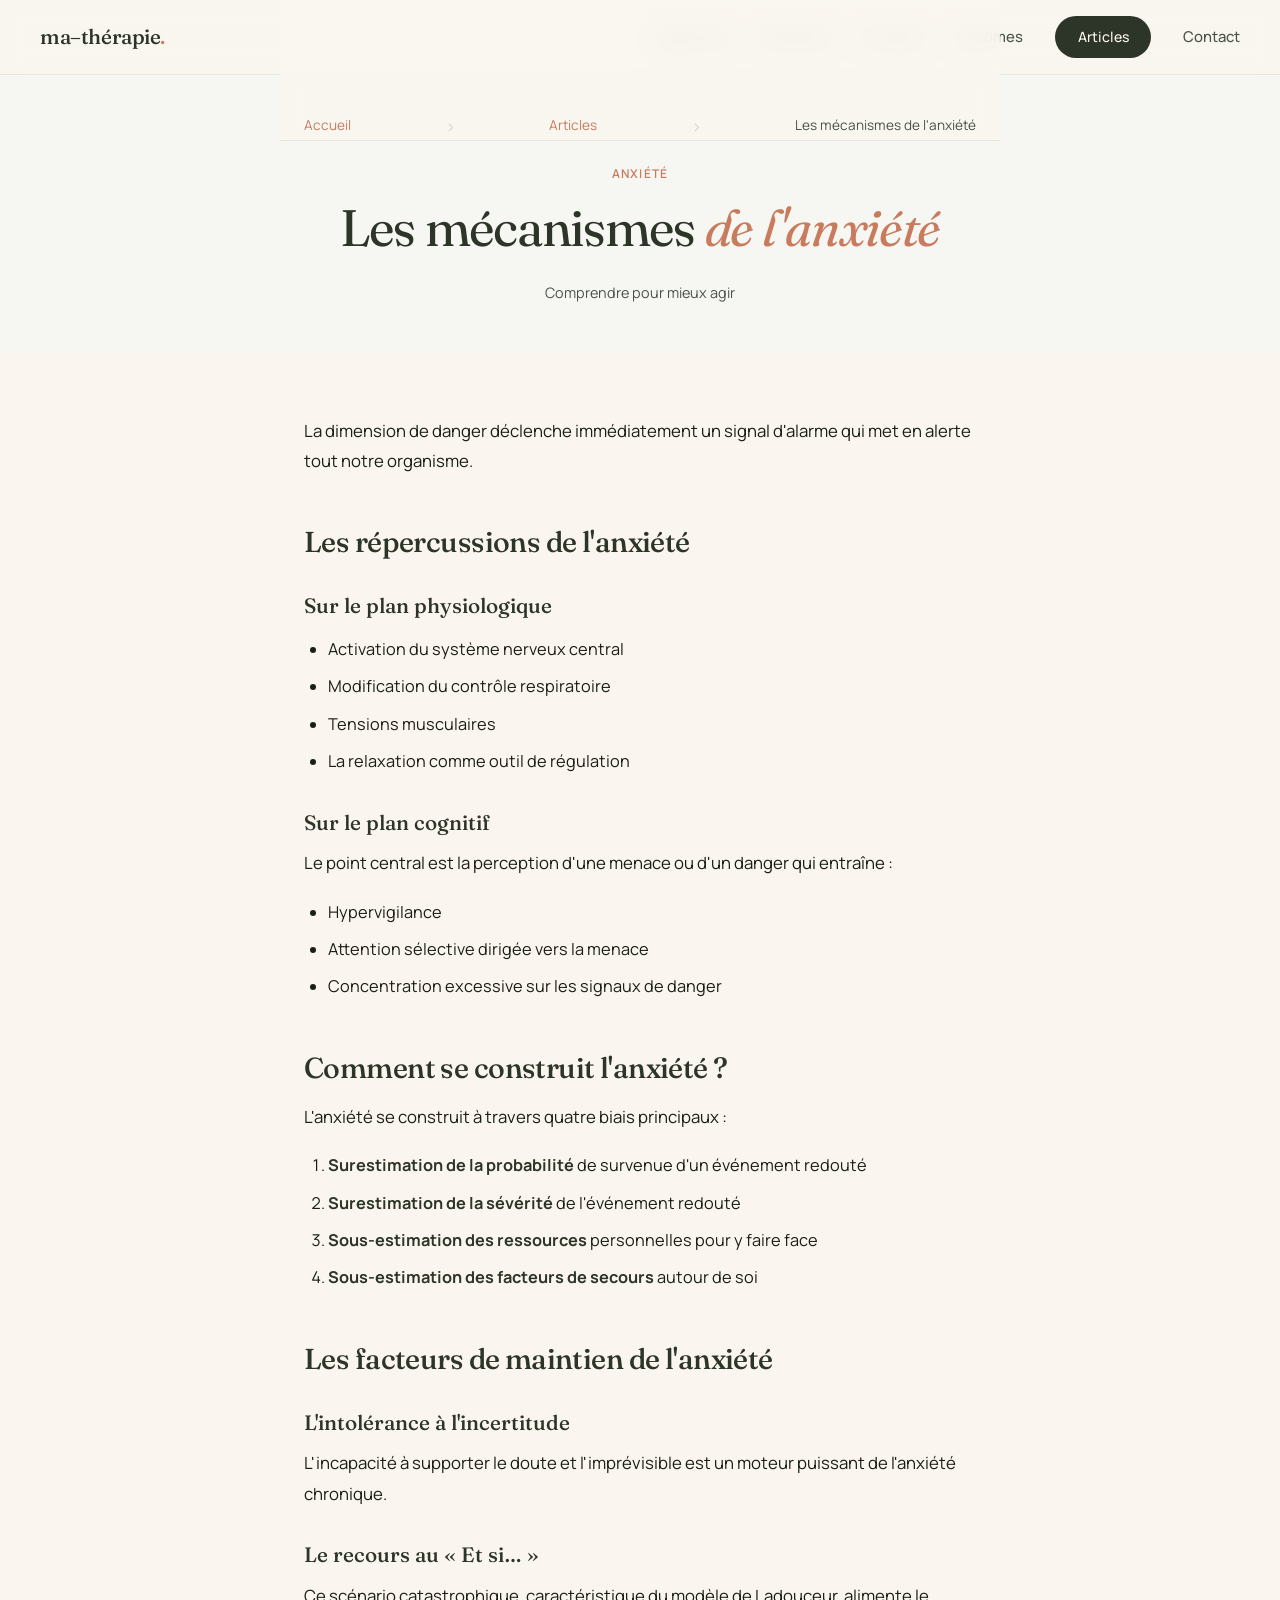
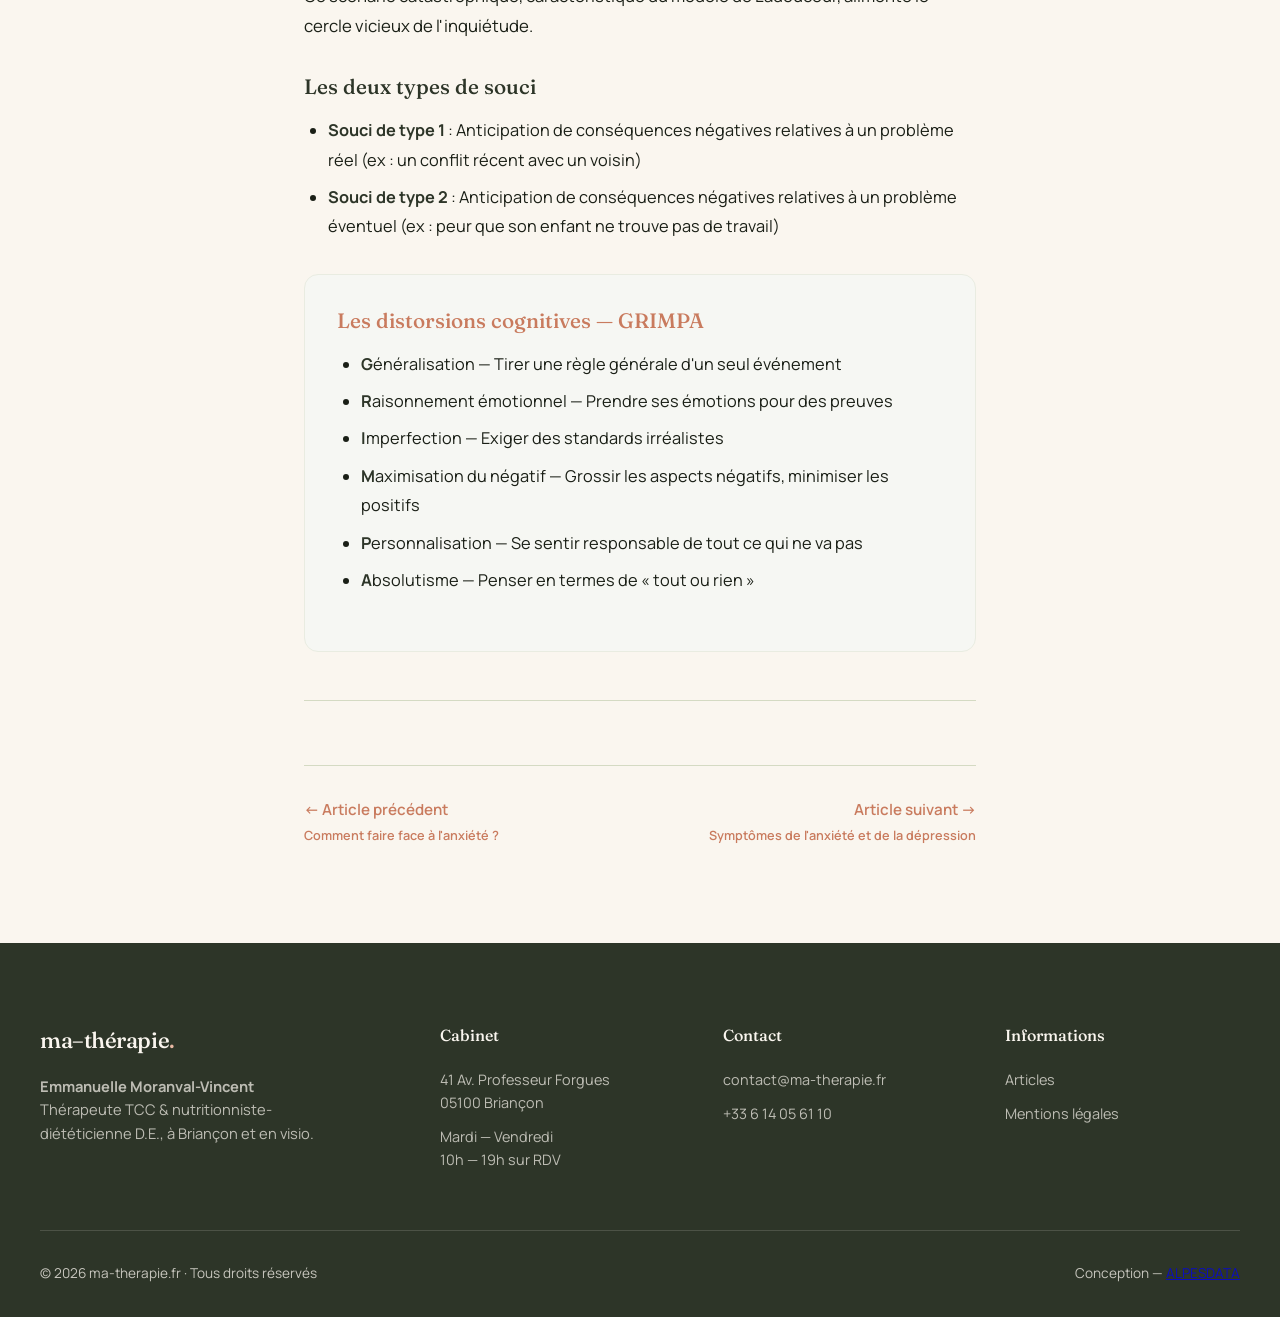
<file: articles/mecanismes-anxiete.html>
<!DOCTYPE html>
<html lang="fr">
<head>
<meta charset="UTF-8">
<meta name="viewport" content="width=device-width, initial-scale=1.0">
<title>Les mécanismes de l'anxiété — ma-thérapie.fr | Emmanuelle Moranval-Vincent</title>
    <link rel="icon" type="image/svg+xml" href="/favicon.svg">
    <link rel="icon" type="image/png" sizes="32x32" href="/favicon-32.png">
    <link rel="icon" type="image/png" sizes="16x16" href="/favicon-16.png">
    <link rel="apple-touch-icon" href="/favicon-192.png">
<meta name="description" content="Comment se construit l'anxiété ? Biais cognitifs, intolérance à l'incertitude, distorsions GRIMPA — un éclairage TCC complet par Emmanuelle Moranval-Vincent, thérapeute à Briançon.">
<meta property="og:type" content="article">
  <meta property="og:url" content="https://ma-therapie.fr/articles/mecanismes-anxiete.html">
  <meta property="og:title" content="Les mécanismes de l'anxiété — ma-therapie.fr | Emmanuelle Moranval-Vincent">
  <meta property="og:description" content="Comment se construit l'anxiété ? Biais cognitifs, intolérance à l'incertitude, distorsions GRIMPA — un éclairage TCC complet.">
  <meta property="og:image" content="https://ma-therapie.fr/img/therapeute.jpg">
  <meta property="og:image:width" content="1200">
  <meta property="og:image:height" content="630">
  <meta property="og:locale" content="fr_FR">
  <meta name="twitter:card" content="summary_large_image">
  <meta name="twitter:title" content="Les mécanismes de l'anxiété — ma-therapie.fr | Emmanuelle Moranval-Vincent">
  <meta name="twitter:description" content="Comment se construit l'anxiété ? Biais cognitifs, intolérance à l'incertitude, distorsions GRIMPA — un éclairage TCC complet.">
  <link rel="canonical" href="https://ma-therapie.fr/articles/mecanismes-anxiete.html">
  <script type="application/ld+json">
{
    "@context": "https://schema.org",
    "@type": "Article",
    "headline": "Les mécanismes de l'anxiété",
    "description": "Comment se construit l'anxiété ? Biais cognitifs, intolérance à l'incertitude, distorsions GRIMPA — un éclairage TCC complet.",
    "author": {
        "@type": "Person",
        "name": "Emmanuelle Moranval-Vincent"
    },
    "publisher": {
        "@type": "Organization",
        "name": "ma-therapie.fr"
    },
    "url": "https://ma-therapie.fr/articles/mecanismes-anxiete.html"
}
  </script>

<script type="application/ld+json">
{
    "@context": "https://schema.org",
    "@type": "BreadcrumbList",
    "itemListElement": [
        {"@type": "ListItem", "position": 1, "name": "Accueil", "item": "https://ma-therapie.fr/"},
        {"@type": "ListItem", "position": 2, "name": "Articles", "item": "https://ma-therapie.fr/articles/"},
        {"@type": "ListItem", "position": 3, "name": "Les mécanismes de l'anxiété", "item": "https://ma-therapie.fr/articles/mecanismes-anxiete.html"}
    ]
}
  </script>
    <link rel="preconnect" href="https://fonts.googleapis.com">
    <link rel="preconnect" href="https://fonts.gstatic.com" crossorigin>
    <link rel="preload" href="https://fonts.googleapis.com/css2?family=Fraunces:ital,opsz,wght@0,9..144,300;0,9..144,400;0,9..144,500;0,9..144,600;1,9..144,400&family=Manrope:wght@300;400;500;600;700&display=swap" as="style" onload="this.onload=null;this.rel='stylesheet'">
    <noscript><link rel="stylesheet" href="https://fonts.googleapis.com/css2?family=Fraunces:ital,opsz,wght@0,9..144,300;0,9..144,400;0,9..144,500;0,9..144,600;1,9..144,400&family=Manrope:wght@300;400;500;600;700&display=swap"></noscript>
    <style>
/* === MA-THÉRAPIE.FR — Design System === */

:root {
  --sage-50: #f6f7f3;
  --sage-100: #e9ece1;
  --sage-200: #d4dac3;
  --sage-400: #8a9a78;
  --sage-600: #4f5d43;
  --sage-800: #2d3528;
  --clay: #c97b5e;
  --clay-light: #e8b8a3;
  --cream: #faf6ef;
  --ink: #1a1f16;
  --ink-soft: #4a524a;
  --white: #ffffff;

  --radius-sm: 8px;
  --radius-md: 14px;
  --radius-lg: 20px;
  --radius-full: 100px;
}

* { margin: 0; padding: 0; box-sizing: border-box; }
html { scroll-behavior: smooth; }

body {
  font-family: 'Manrope', sans-serif;
  color: var(--ink);
  background: var(--cream);
  line-height: 1.6;
  -webkit-font-smoothing: antialiased;
}

.serif { font-family: 'Fraunces', serif; font-weight: 400; letter-spacing: -0.02em; }
.italic { font-style: italic; }

img { max-width: 100%; height: auto; display: block; }

.container {
  max-width: 1200px;
  margin: 0 auto;
  padding: 0 1.5rem;
}

/* === BUTTONS === */
.btn-primary, .btn-secondary {
  padding: 0.9rem 1.8rem;
  border-radius: var(--radius-full);
  font-size: 0.95rem;
  font-weight: 600;
  text-decoration: none;
  transition: all 0.3s cubic-bezier(0.4, 0, 0.2, 1);
  display: inline-flex;
  align-items: center;
  gap: 0.6rem;
  border: none;
  cursor: pointer;
}
.btn-primary {
  background: var(--clay);
  color: var(--white);
  box-shadow: 0 4px 20px rgba(201, 123, 94, 0.25);
}
.btn-primary:hover {
  background: var(--sage-800);
  transform: translateY(-2px);
  box-shadow: 0 8px 28px rgba(45, 53, 40, 0.3);
}
.btn-secondary {
  background: transparent;
  color: var(--sage-800);
  border: 1.5px solid var(--sage-200);
}
.btn-secondary:hover { border-color: var(--sage-800); background: var(--white); }

/* === NAV === */
nav {
  position: fixed;
  top: 0; left: 0; right: 0;
  z-index: 100;
  padding: 1rem 1.5rem;
  background: rgba(250, 246, 239, 0.88);
  backdrop-filter: blur(12px);
  -webkit-backdrop-filter: blur(12px);
  display: flex;
  justify-content: space-between;
  align-items: center;
  border-bottom: 1px solid rgba(138, 154, 120, 0.15);
}
.nav-inner { max-width: 1200px; margin: 0 auto; display: flex; justify-content: space-between; align-items: center; width: 100%; padding: 0; }

.logo {
  font-family: 'Fraunces', serif;
  font-size: 1.3rem;
  font-weight: 500;
  letter-spacing: -0.02em;
  color: var(--sage-800);
  text-decoration: none;
}
.logo em { color: var(--clay); font-style: normal; }

.nav-links { display: flex; gap: 2rem; align-items: center; }
.nav-links a {
  color: var(--ink-soft);
  text-decoration: none;
  font-size: 0.93rem;
  font-weight: 500;
  transition: color 0.2s;
}
.nav-links a:hover { color: var(--clay); }

.nav-cta {
  background: var(--sage-800);
  color: var(--cream) !important;
  padding: 0.6rem 1.4rem;
  border-radius: var(--radius-full);
  font-size: 0.88rem !important;
  transition: all 0.3s;
}
.nav-cta:hover { background: var(--clay); color: var(--white) !important; }

/* Hamburger */
.hamburger { display: none; flex-direction: column; gap: 5px; cursor: pointer; padding: 4px; background: none; border: none; }
.hamburger span { width: 24px; height: 2px; background: var(--sage-800); border-radius: 2px; transition: all 0.3s; }

/* === SECTION HEADERS === */
.eyebrow {
  display: inline-flex;
  align-items: center;
  gap: 0.6rem;
  font-size: 0.82rem;
  font-weight: 600;
  letter-spacing: 0.12em;
  text-transform: uppercase;
  color: var(--sage-600);
  margin-bottom: 1.5rem;
}
.eyebrow::before {
  content: '';
  width: 28px; height: 1.5px;
  background: var(--clay);
}

.section-title {
  font-family: 'Fraunces', serif;
  font-size: clamp(2rem, 4vw, 3.2rem);
  line-height: 1.1;
  letter-spacing: -0.025em;
  font-weight: 400;
}
.section-title em { font-style: italic; }
.section-lead {
  font-size: 1.05rem;
  color: var(--ink-soft);
  line-height: 1.7;
  max-width: 640px;
  margin-top: 1rem;
}

/* === FOOTER === */
footer {
  background: var(--sage-800);
  color: var(--cream);
  padding: 5rem 1.5rem 2rem;
}
.footer-grid {
  max-width: 1200px;
  margin: 0 auto;
  display: grid;
  grid-template-columns: 1.5fr 1fr 1fr 1fr;
  gap: 3rem;
  padding-bottom: 3rem;
  border-bottom: 1px solid rgba(250, 246, 239, 0.15);
}
.footer-brand .logo { color: var(--cream); font-size: 1.4rem; margin-bottom: 1rem; display: block; }
.footer-brand p { opacity: 0.7; font-size: 0.92rem; line-height: 1.6; max-width: 320px; }
.footer-col h4 { font-family: 'Fraunces', serif; font-size: 1rem; margin-bottom: 1.2rem; font-weight: 500; }
.footer-col a, .footer-col p { display: block; color: var(--cream); opacity: 0.7; text-decoration: none; font-size: 0.9rem; margin-bottom: 0.7rem; transition: opacity 0.2s; }
.footer-col a:hover { opacity: 1; color: var(--clay-light); }
.footer-bottom { max-width: 1200px; margin: 2rem auto 0; display: flex; justify-content: space-between; font-size: 0.85rem; opacity: 0.75; }

/* === MOBILE NAV === */
@media (max-width: 900px) {
  .hamburger { display: flex; }
  .nav-links {
    position: fixed;
    top: 64px; left: 0; right: 0;
    background: var(--cream);
    flex-direction: column;
    padding: 2rem;
    gap: 1.5rem;
    border-bottom: 1px solid var(--sage-200);
    transform: translateY(-100%);
    opacity: 0;
    pointer-events: none;
    transition: all 0.3s;
  }
  .nav-links.open { transform: translateY(0); opacity: 1; pointer-events: all; }
  .nav-links a { font-size: 1.1rem; }
  
  .footer-grid { grid-template-columns: 1fr; }
  .footer-bottom { flex-direction: column; gap: 0.5rem; text-align: center; }
}


/* === SECTION STYLES (moved from index.html inline) === */
/* === HERO === */
.hero {
  min-height: 100vh;
  padding: 7rem 1.5rem 4rem;
  display: grid;
  grid-template-columns: 1.1fr 0.9fr;
  gap: 4rem;
  align-items: center;
  position: relative;
  overflow: hidden;
  max-width: 1200px;
  margin: 0 auto;
}
.hero::before {
  content: '';
  position: absolute;
  top: -20%; right: -10%;
  width: 60%; height: 80%;
  background: radial-gradient(circle, var(--sage-100) 0%, transparent 60%);
  z-index: 0;
}
.hero-content { position: relative; z-index: 2; }

.hero h1 {
  font-family: 'Fraunces', serif;
  font-size: clamp(2.6rem, 5.5vw, 4.8rem);
  line-height: 1.02;
  letter-spacing: -0.035em;
  color: var(--sage-800);
  margin-bottom: 1.8rem;
  font-weight: 400;
}
.hero h1 em { font-style: italic; color: var(--clay); font-weight: 300; }

.hero-desc {
  font-size: 1.1rem;
  color: var(--ink-soft);
  max-width: 520px;
  margin-bottom: 2.5rem;
  line-height: 1.7;
}

.cta-group { display: flex; gap: 1rem; flex-wrap: wrap; }

.hero-signals {
  display: flex;
  gap: 2.5rem;
  margin-top: 3rem;
  padding-top: 2rem;
  border-top: 1px solid var(--sage-200);
}
.signal-item .num {
  font-family: 'Fraunces', serif;
  font-size: 2rem;
  color: var(--clay);
  line-height: 1;
  font-weight: 500;
}
.signal-item .lbl {
  font-size: 0.82rem;
  color: var(--ink-soft);
  margin-top: 0.4rem;
}

/* Hero visual */
.hero-visual { position: relative; z-index: 1; height: 580px; }
.portrait-frame {
  position: absolute;
  top: 50%; left: 50%;
  transform: translate(-50%, -50%);
  width: 85%;
  max-width: 400px;
  aspect-ratio: 4/5;
  border-radius: 240px 240px 16px 16px;
  background:
    linear-gradient(135deg, rgba(201,123,94,0.15), rgba(138,154,120,0.25)),
    url('img/therapeute.jpg') center/cover;
  box-shadow: 0 30px 80px rgba(45, 53, 40, 0.2);
}
.portrait-frame::after {
  content: '';
  position: absolute;
  inset: -8px;
  border: 1px solid var(--sage-400);
  border-radius: 248px 248px 24px 24px;
  opacity: 0.4;
}
.floating-badge {
  position: absolute;
  background: var(--white);
  padding: 1rem 1.3rem;
  border-radius: var(--radius-md);
  box-shadow: 0 12px 40px rgba(45, 53, 40, 0.12);
  display: flex;
  align-items: center;
  gap: 0.8rem;
  font-size: 0.9rem;
}
.floating-badge .dot {
  width: 10px; height: 10px;
  border-radius: 50%;
  background: #4ade80;
  box-shadow: 0 0 0 4px rgba(74, 222, 128, 0.2);
  animation: pulse 2s infinite;
}
@keyframes pulse {
  0%, 100% { box-shadow: 0 0 0 4px rgba(74, 222, 128, 0.2); }
  50% { box-shadow: 0 0 0 8px rgba(74, 222, 128, 0.1); }
}
.badge-1 { top: 12%; left: -3%; }
.badge-2 { bottom: 10%; right: -3%; font-family: 'Fraunces', serif; font-size: 0.88rem; color: var(--sage-800); }
.badge-2 .stars { color: var(--clay); font-size: 1rem; }

/* === APPROACH === */
.approach {
  padding: 8rem 1.5rem;
  background: var(--sage-800);
  color: var(--cream);
  position: relative;
}
.approach h2 em { color: var(--clay-light); }
.approach .section-lead { color: rgba(250, 246, 239, 0.85); }

.approach-grid {
  display: grid;
  grid-template-columns: repeat(2, 1fr);
  gap: 2rem;
  margin-top: 3rem;
}
.approach-card {
  background: rgba(250, 246, 239, 0.04);
  border: 1px solid rgba(250, 246, 239, 0.1);
  border-radius: var(--radius-lg);
  padding: 2.5rem;
  transition: all 0.4s;
}
.approach-card:hover {
  background: rgba(250, 246, 239, 0.08);
  transform: translateY(-4px);
}
.card-num {
  font-family: 'Fraunces', serif;
  font-size: 0.95rem;
  color: var(--clay-light);
  letter-spacing: 0.15em;
  margin-bottom: 1.5rem;
}
.card-title {
  font-family: 'Fraunces', serif;
  font-size: 1.8rem;
  font-weight: 400;
  margin-bottom: 1rem;
  letter-spacing: -0.02em;
}
.card-title em { font-style: italic; color: var(--clay-light); }
.card-desc {
  font-size: 0.98rem;
  opacity: 0.85;
  line-height: 1.7;
  margin-bottom: 1.5rem;
}
.card-tags { display: flex; flex-wrap: wrap; gap: 0.5rem; }
.tag {
  font-size: 0.78rem;
  padding: 0.3rem 0.8rem;
  border: 1px solid rgba(250, 246, 239, 0.2);
  border-radius: var(--radius-full);
  color: var(--cream);
  opacity: 0.85;
}

/* === EXPERTISE === */
.expertise {
  padding: 8rem 1.5rem;
  background: var(--cream);
}
.expertise h2 em { color: var(--clay); }
.expertise .subtitle {
  color: var(--ink-soft);
  font-size: 1.05rem;
  margin-bottom: 4rem;
  max-width: 580px;
}
.expertise-grid {
  display: grid;
  grid-template-columns: repeat(3, 1fr);
  gap: 1.2rem;
}
.expertise-item {
  background: var(--white);
  padding: 2rem 1.8rem;
  border-radius: 16px;
  border: 1px solid var(--sage-100);
  transition: all 0.3s;
  cursor: pointer;
  text-decoration: none;
  display: block;
  color: inherit;
}
.expertise-item:hover {
  border-color: var(--clay);
  transform: translateY(-3px);
  box-shadow: 0 15px 40px rgba(45, 53, 40, 0.08);
}
.exp-icon {
  width: 44px; height: 44px;
  background: var(--sage-100);
  border-radius: 12px;
  display: flex;
  align-items: center;
  justify-content: center;
  margin-bottom: 1.2rem;
  font-size: 1.3rem;
}
.expertise-item:hover .exp-icon { background: var(--clay-light); }
.exp-title {
  font-family: 'Fraunces', serif;
  font-size: 1.25rem;
  color: var(--sage-800);
  margin-bottom: 0.5rem;
  font-weight: 500;
}
.exp-desc {
  font-size: 0.9rem;
  color: var(--ink-soft);
  line-height: 1.55;
}

/* === BLOG PREVIEW === */
.blog-preview {
  padding: 8rem 1.5rem;
  background: var(--sage-50);
}
.blog-preview h2 em { color: var(--clay); }
.article-grid {
  display: grid;
  grid-template-columns: repeat(3, 1fr);
  gap: 1.5rem;
  margin-top: 4rem;
}
.article-card {
  background: var(--white);
  border-radius: var(--radius-md);
  overflow: hidden;
  border: 1px solid var(--sage-100);
  transition: all 0.3s;
  text-decoration: none;
  color: inherit;
  display: flex;
  flex-direction: column;
}
.article-card:hover {
  transform: translateY(-4px);
  box-shadow: 0 15px 40px rgba(45, 53, 40, 0.1);
  border-color: var(--clay-light);
}
.article-card .thumb {
  height: 180px;
  background: var(--sage-100);
  display: flex;
  align-items: center;
  justify-content: center;
  font-size: 3rem;
}
.article-card .body { padding: 1.5rem; flex: 1; display: flex; flex-direction: column; }
.article-card .cat {
  font-size: 0.75rem;
  text-transform: uppercase;
  letter-spacing: 0.1em;
  color: var(--clay);
  font-weight: 600;
  margin-bottom: 0.5rem;
}
.article-card h3 {
  font-family: 'Fraunces', serif;
  font-size: 1.2rem;
  font-weight: 500;
  color: var(--sage-800);
  margin-bottom: 0.5rem;
  line-height: 1.35;
}
.article-card .excerpt {
  font-size: 0.88rem;
  color: var(--ink-soft);
  line-height: 1.55;
  flex: 1;
}
.article-card .read-more {
  margin-top: 1rem;
  font-size: 0.85rem;
  color: var(--clay);
  font-weight: 600;
}

/* === ABOUT === */
.about {
  padding: 8rem 1.5rem;
  background: var(--sage-50);
}
.about-inner {
  max-width: 1200px;
  margin: 0 auto;
  display: grid;
  grid-template-columns: 0.9fr 1.1fr;
  gap: 5rem;
  align-items: center;
}
.about-visual {
  aspect-ratio: 3/4;
  border-radius: 12px;
  background:
    linear-gradient(135deg, rgba(201,123,94,0.1), rgba(45,53,40,0.2)),
    url('img/cabinet.jpg') center/cover;
  position: relative;
  box-shadow: 0 20px 60px rgba(45, 53, 40, 0.15);
}
.about-quote {
  position: absolute;
  bottom: -40px; right: -40px;
  background: var(--cream);
  padding: 1.8rem 2rem;
  border-radius: 8px;
  max-width: 280px;
  font-family: 'Fraunces', serif;
  font-style: italic;
  font-size: 1.05rem;
  color: var(--sage-800);
  line-height: 1.5;
  box-shadow: 0 15px 45px rgba(45, 53, 40, 0.12);
}
.about-quote::before {
  content: '"';
  position: absolute;
  top: -10px; left: 15px;
  font-size: 4rem;
  color: var(--clay);
  font-family: 'Fraunces', serif;
  line-height: 1;
}
.about h2 em { color: var(--clay); font-weight: 300; }
.about p {
  color: var(--ink-soft);
  font-size: 1rem;
  margin-bottom: 1.2rem;
  line-height: 1.75;
}
.credentials {
  margin-top: 2rem;
  padding-top: 2rem;
  border-top: 1px solid var(--sage-200);
  display: grid;
  grid-template-columns: 1fr 1fr;
  gap: 1.5rem;
}
.cred-item {
  font-size: 0.9rem;
  color: var(--sage-800);
  display: flex;
  align-items: flex-start;
  gap: 0.6rem;
}
.cred-item::before {
  content: '✓';
  color: var(--clay);
  font-weight: 700;
  flex-shrink: 0;
}

/* === DIPLOMAS === */
.diplomas {
  padding: 8rem 1.5rem;
  background: var(--cream);
  position: relative;
  overflow: hidden;
}
.diplomas::before {
  content: '';
  position: absolute;
  top: 10%; left: -10%;
  width: 500px; height: 500px;
  background: radial-gradient(circle, var(--sage-100) 0%, transparent 65%);
  z-index: 0;
}
.diplomas-inner { max-width: 1100px; margin: 0 auto; position: relative; z-index: 1; }

.diplomas-header {
  display: grid;
  grid-template-columns: 1fr 1fr;
  gap: 4rem;
  align-items: end;
  margin-bottom: 5rem;
}
.diplomas h2 em { color: var(--clay); }
.diplomas .header-text {
  color: var(--ink-soft);
  font-size: 1.02rem;
  line-height: 1.7;
}

.timeline { position: relative; padding-left: 3rem; }
.timeline::before {
  content: '';
  position: absolute;
  left: 11px;
  top: 12px;
  bottom: 12px;
  width: 1px;
  background: linear-gradient(to bottom, var(--clay) 0%, var(--sage-400) 50%, transparent 100%);
}
.timeline-item {
  position: relative;
  padding: 1.8rem 2rem;
  margin-bottom: 1.2rem;
  display: grid;
  grid-template-columns: 110px 1fr auto;
  gap: 2.5rem;
  align-items: center;
  background: var(--white);
  border-radius: var(--radius-md);
  margin-left: -1rem;
  border: 1px solid var(--sage-100);
  transition: all 0.3s;
}
.timeline-item:hover {
  transform: translateX(6px);
  border-color: var(--clay-light);
  box-shadow: 0 10px 30px rgba(45, 53, 40, 0.07);
}
.timeline-dot {
  position: absolute;
  left: -2.8rem;
  top: 50%;
  transform: translateY(-50%);
  width: 24px; height: 24px;
  border-radius: 50%;
  background: var(--cream);
  border: 2px solid var(--clay);
  display: flex;
  align-items: center;
  justify-content: center;
}
.timeline-dot::after {
  content: '';
  width: 8px; height: 8px;
  border-radius: 50%;
  background: var(--clay);
}
.timeline-year {
  font-family: 'Fraunces', serif;
  font-size: 1.5rem;
  color: var(--clay);
  font-weight: 500;
  letter-spacing: -0.01em;
}
.timeline-content .dipl-title {
  font-family: 'Fraunces', serif;
  font-size: 1.22rem;
  color: var(--sage-800);
  font-weight: 500;
  margin-bottom: 0.35rem;
}
.timeline-content .dipl-institution {
  font-size: 0.88rem;
  color: var(--ink-soft);
  line-height: 1.5;
}
.timeline-badge {
  font-size: 0.72rem;
  padding: 0.35rem 0.9rem;
  border-radius: var(--radius-full);
  background: var(--sage-100);
  color: var(--sage-800);
  font-weight: 600;
  letter-spacing: 0.06em;
  text-transform: uppercase;
  white-space: nowrap;
}
.timeline-badge.accent { background: var(--clay); color: var(--white); }

.diplomas-footer {
  margin-top: 3rem;
  padding: 1.8rem 2rem;
  background: var(--sage-800);
  color: var(--cream);
  border-radius: var(--radius-md);
  display: flex;
  align-items: center;
  gap: 1.5rem;
  font-size: 0.95rem;
}
.diplomas-footer .icon { font-size: 1.8rem; flex-shrink: 0; }
.diplomas-footer strong { color: var(--clay-light); }

/* === BOOKING === */
.booking {
  padding: 8rem 1.5rem;
  background: var(--clay);
  color: var(--white);
  text-align: center;
  position: relative;
  overflow: hidden;
}
.booking::before {
  content: '';
  position: absolute;
  inset: 0;
  background:
    radial-gradient(circle at 20% 30%, rgba(255,255,255,0.1) 0%, transparent 50%),
    radial-gradient(circle at 80% 70%, rgba(45,53,40,0.2) 0%, transparent 50%);
}
.booking-inner { position: relative; }
.booking h2 em { color: rgba(255,255,255,0.85); }
.booking p {
  font-size: 1.1rem;
  opacity: 0.92;
  margin-bottom: 2.5rem;
  line-height: 1.65;
}
.booking .cta-group { justify-content: center; }
.booking .btn-primary { background: var(--cream); color: var(--sage-800); }
.booking .btn-primary:hover { background: var(--sage-800); color: var(--cream); }
.booking .btn-secondary { color: var(--white); border-color: rgba(255,255,255,0.4); }
.booking .btn-secondary:hover { background: rgba(255,255,255,0.1); border-color: var(--white); }

/* === RESPONSIVE === */
@media (max-width: 900px) {
  .hero { grid-template-columns: 1fr; gap: 3rem; padding: 7rem 1.5rem 3rem; }
  .hero-visual { height: 420px; }
  .approach-grid, .expertise-grid, .article-grid { grid-template-columns: 1fr; }
  .about-inner { grid-template-columns: 1fr; gap: 3rem; }
  .diplomas-header { grid-template-columns: 1fr; gap: 1.5rem; margin-bottom: 3rem; }
  .timeline { padding-left: 2rem; }
  .timeline-item { grid-template-columns: 1fr; gap: 0.5rem; padding: 1.5rem; margin-left: 0; }
  .timeline-item:hover { transform: none; }
  .timeline-dot { left: -2.3rem; }
  .timeline-year { font-size: 1.2rem; }
  .diplomas-footer { flex-direction: column; text-align: center; }
  .about-quote { position: static; margin-top: 1.5rem; max-width: 100%; }
  .credentials { grid-template-columns: 1fr; }
}

/* === FADE IN === */
.fade-in { opacity: 0; transform: translateY(30px); transition: all 0.8s cubic-bezier(0.4, 0, 0.2, 1); }
.fade-in.visible { opacity: 1; transform: translateY(0); }
/* === BREADCRUMB === */
.breadcrumb {
  max-width: 720px;
  margin: 0 auto;
  padding: 7rem 1.5rem 0;
  font-size: 0.85rem;
  color: var(--ink-soft);
}
.breadcrumb a {
  color: var(--clay);
  text-decoration: none;
  transition: opacity 0.2s;
}
.breadcrumb a:hover { opacity: 0.7; }
.breadcrumb .sep {
  margin: 0 0.5rem;
  color: var(--sage-200);
  font-size: 1.1rem;
}
.breadcrumb [aria-current="page"] {
  color: var(--ink-soft);
}
@media (max-width: 900px) {
  .breadcrumb { padding: 7rem 1rem 0; font-size: 0.8rem; }
}

/* === ARTICLE PAGE STYLES === */
.article-page .page-header {
  padding: 10rem 1.5rem 3rem;
  background: var(--sage-50);
}
.article-page .page-header .container { max-width: 800px; margin: 0 auto; text-align: center; }
.article-page .page-header .cat {
  display: inline-block;
  font-size: 0.75rem;
  text-transform: uppercase;
  letter-spacing: 0.1em;
  color: var(--clay);
  font-weight: 600;
  margin-bottom: 1rem;
}
.article-page .page-header h1 {
  font-family: 'Fraunces', serif;
  font-size: clamp(2rem, 4vw, 3.2rem);
  font-weight: 400;
  color: var(--sage-800);
  line-height: 1.12;
  letter-spacing: -0.025em;
}
.article-page .page-header h1 em { color: var(--clay); font-style: italic; }
.article-page .page-header .meta {
  margin-top: 1.5rem;
  font-size: 0.9rem;
  color: var(--ink-soft);
}

.article-content {
  padding: 4rem 1.5rem 6rem;
  background: var(--cream);
}
.article-content .container { max-width: 720px; margin: 0 auto; }

.article-content h2 {
  font-family: 'Fraunces', serif;
  font-size: 1.8rem;
  font-weight: 500;
  color: var(--sage-800);
  margin: 3rem 0 1rem;
  line-height: 1.25;
  letter-spacing: -0.02em;
}
.article-content h3 {
  font-family: 'Fraunces', serif;
  font-size: 1.3rem;
  font-weight: 500;
  color: var(--sage-800);
  margin: 2rem 0 0.8rem;
  line-height: 1.3;
}
.article-content p {
  font-size: 1.05rem;
  line-height: 1.8;
  color: var(--ink);
  margin-bottom: 1.2rem;
}
.article-content ul, .article-content ol {
  margin: 1rem 0 1.5rem 1.5rem;
  line-height: 1.8;
  font-size: 1.02rem;
  color: var(--ink);
}
.article-content li { margin-bottom: 0.5rem; }
.article-content li strong { color: var(--sage-800); }
.article-content blockquote {
  margin: 2rem 0;
  padding: 1.5rem 2rem;
  border-left: 3px solid var(--clay);
  background: var(--sage-50);
  border-radius: 0 var(--radius-sm) var(--radius-sm) 0;
  font-size: 1.05rem;
  line-height: 1.7;
  color: var(--sage-800);
}
.article-content blockquote em { font-style: italic; color: var(--clay); }
.article-content .highlight-box {
  background: var(--sage-50);
  border: 1px solid var(--sage-100);
  border-radius: var(--radius-md);
  padding: 2rem;
  margin: 2rem 0;
}
.article-content .highlight-box h3 {
  font-family: 'Fraunces', serif;
  margin-top: 0;
  color: var(--clay);
}
.article-content hr {
  border: none;
  border-top: 1px solid var(--sage-200);
  margin: 3rem 0;
}
.article-content .article-nav {
  display: flex;
  justify-content: space-between;
  gap: 1rem;
  margin-top: 4rem;
  padding-top: 2rem;
  border-top: 1px solid var(--sage-200);
}
.article-nav a {
  color: var(--clay);
  text-decoration: none;
  font-weight: 600;
  font-size: 0.95rem;
  transition: color 0.2s;
}
.article-nav a:hover { color: var(--sage-800); }
.article-nav .next { text-align: right; }

@media (max-width: 900px) {
  .article-content h2 { font-size: 1.5rem; }
  .article-content .article-nav { flex-direction: column; text-align: center; }
}

    </style>
</head>
<body class="article-page">

<nav>
  <div class="nav-inner">
    <a href="/" class="logo">ma–thérapie<em>.</em></a>
    <button class="hamburger" aria-label="Menu"><span></span><span></span><span></span></button>
    <div class="nav-links">
      <a href="/#approach">Approche</a>
      <a href="/#expertise">Domaines</a>
      <a href="/#about">À propos</a>
      <a href="/#diplomas">Diplômes</a>
      <a href="." class="nav-cta">Articles</a>
      <a href="/#contact">Contact</a>
    </div>
  </div>
</nav>

<nav class="breadcrumb" aria-label="Fil d'Ariane">
  <a href="../">Accueil</a>
  <span class="sep">›</span>
  <a href=".">Articles</a>
  <span class="sep">›</span>
  <span aria-current="page">Les mécanismes de l'anxiété</span>
</nav>

<section class="page-header fade-in">
  <div class="container">
    <div class="cat">Anxiété</div>
    <h1>Les mécanismes <em>de l'anxiété</em></h1>
    <p class="meta">Comprendre pour mieux agir</p>
  </div>
</section>

<article class="article-content">
  <div class="container">

    <p>La dimension de danger déclenche immédiatement un signal d'alarme qui met en alerte tout notre organisme.</p>

    <h2>Les répercussions de l'anxiété</h2>

    <h3>Sur le plan physiologique</h3>
    <ul>
      <li>Activation du système nerveux central</li>
      <li>Modification du contrôle respiratoire</li>
      <li>Tensions musculaires</li>
      <li>La relaxation comme outil de régulation</li>
    </ul>

    <h3>Sur le plan cognitif</h3>
    <p>Le point central est la perception d'une menace ou d'un danger qui entraîne :</p>
    <ul>
      <li>Hypervigilance</li>
      <li>Attention sélective dirigée vers la menace</li>
      <li>Concentration excessive sur les signaux de danger</li>
    </ul>

    <h2>Comment se construit l'anxiété ?</h2>
    <p>L'anxiété se construit à travers quatre biais principaux :</p>
    <ol>
      <li><strong>Surestimation de la probabilité</strong> de survenue d'un événement redouté</li>
      <li><strong>Surestimation de la sévérité</strong> de l'événement redouté</li>
      <li><strong>Sous-estimation des ressources</strong> personnelles pour y faire face</li>
      <li><strong>Sous-estimation des facteurs de secours</strong> autour de soi</li>
    </ol>

    <h2>Les facteurs de maintien de l'anxiété</h2>

    <h3>L'intolérance à l'incertitude</h3>
    <p>L'incapacité à supporter le doute et l'imprévisible est un moteur puissant de l'anxiété chronique.</p>

    <h3>Le recours au « Et si… »</h3>
    <p>Ce scénario catastrophique, caractéristique du modèle de Ladouceur, alimente le cercle vicieux de l'inquiétude.</p>

    <h3>Les deux types de souci</h3>
    <ul>
      <li><strong>Souci de type 1</strong> : Anticipation de conséquences négatives relatives à un problème réel (ex : un conflit récent avec un voisin)</li>
      <li><strong>Souci de type 2</strong> : Anticipation de conséquences négatives relatives à un problème éventuel (ex : peur que son enfant ne trouve pas de travail)</li>
    </ul>

    <div class="highlight-box">
      <h3>Les distorsions cognitives — GRIMPA</h3>
      <ul>
        <li><strong>G</strong>énéralisation — Tirer une règle générale d'un seul événement</li>
        <li><strong>R</strong>aisonnement émotionnel — Prendre ses émotions pour des preuves</li>
        <li><strong>I</strong>mperfection — Exiger des standards irréalistes</li>
        <li><strong>M</strong>aximisation du négatif — Grossir les aspects négatifs, minimiser les positifs</li>
        <li><strong>P</strong>ersonnalisation — Se sentir responsable de tout ce qui ne va pas</li>
        <li><strong>A</strong>bsolutisme — Penser en termes de « tout ou rien »</li>
      </ul>
    </div>

    <hr>

    <div class="article-nav">
      <a href="anxiete-comment-faire-face.html" class="prev">← Article précédent<br><small>Comment faire face à l'anxiété ?</small></a>
      <a href="symptomes-anxiete.html" class="next">Article suivant →<br><small>Symptômes de l'anxiété et de la dépression</small></a>
    </div>

  </div>
</article>

<footer id="contact">
  <div class="footer-grid">
    <div class="footer-brand">
      <div class="logo">ma–thérapie<em style="color: var(--clay-light);">.</em></div>
      <p><strong style="color: var(--cream); opacity: 1;">Emmanuelle Moranval-Vincent</strong><br>Thérapeute TCC & nutritionniste-diététicienne D.E., à Briançon et en visio.</p>
    </div>
    <div class="footer-col">
      <h4>Cabinet</h4>
      <p>41 Av. Professeur Forgues<br>05100 Briançon</p>
      <p>Mardi — Vendredi<br>10h — 19h sur RDV</p>
    </div>
    <div class="footer-col">
      <h4>Contact</h4>
      <a href="mailto:contact@ma-therapie.fr">contact@ma-therapie.fr</a>
      <a href="tel:+33614056110">+33 6 14 05 61 10</a>
    </div>
    <div class="footer-col">
      <h4>Informations</h4>
      <a href=".">Articles</a>
      <a href="../mentions-legales.html">Mentions légales</a>
    </div>
  </div>
  <div class="footer-bottom">
    <span>© 2026 ma-therapie.fr · Tous droits réservés</span>
    <span>Conception — <a href="https://alpesdata.com" target="_blank" rel="noopener">ALPESDATA</a></span>
  </div>
</footer>

<script src="../js/main.js"></script>
</body>
</html>
</file>
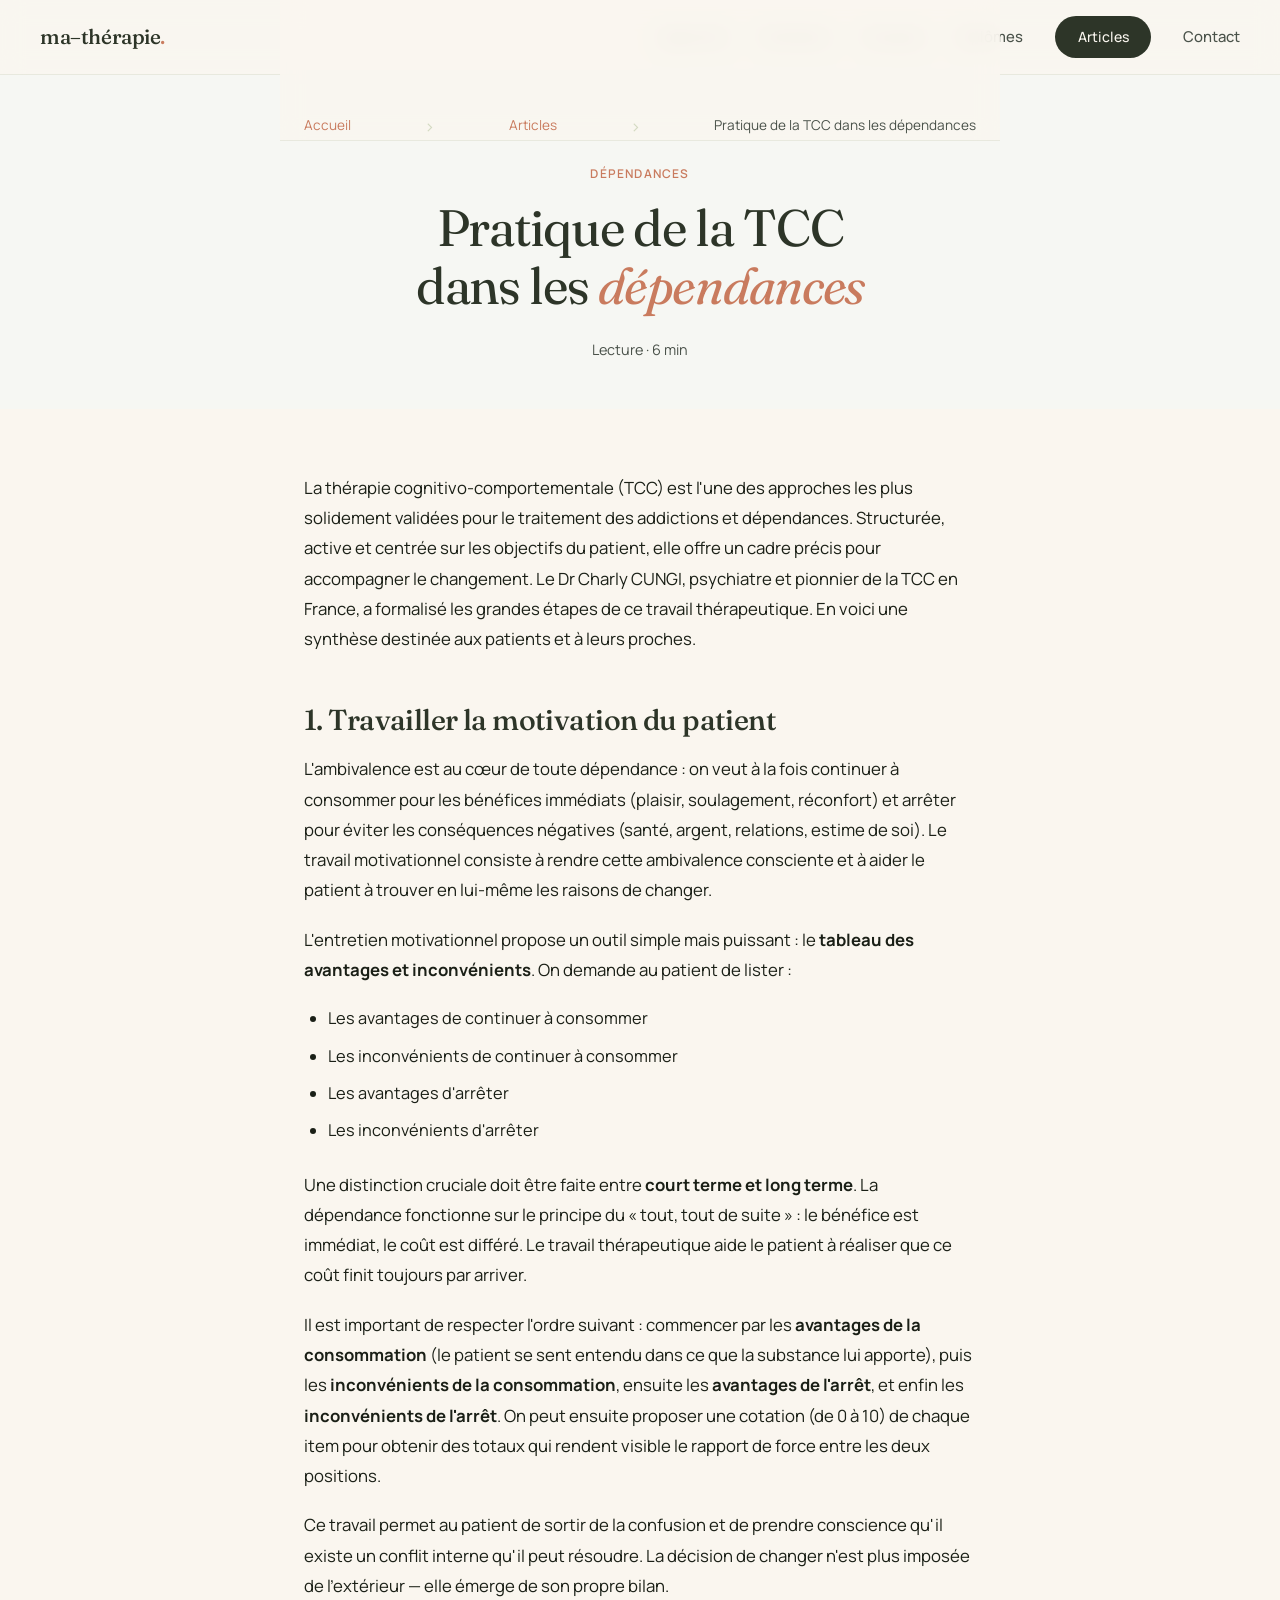
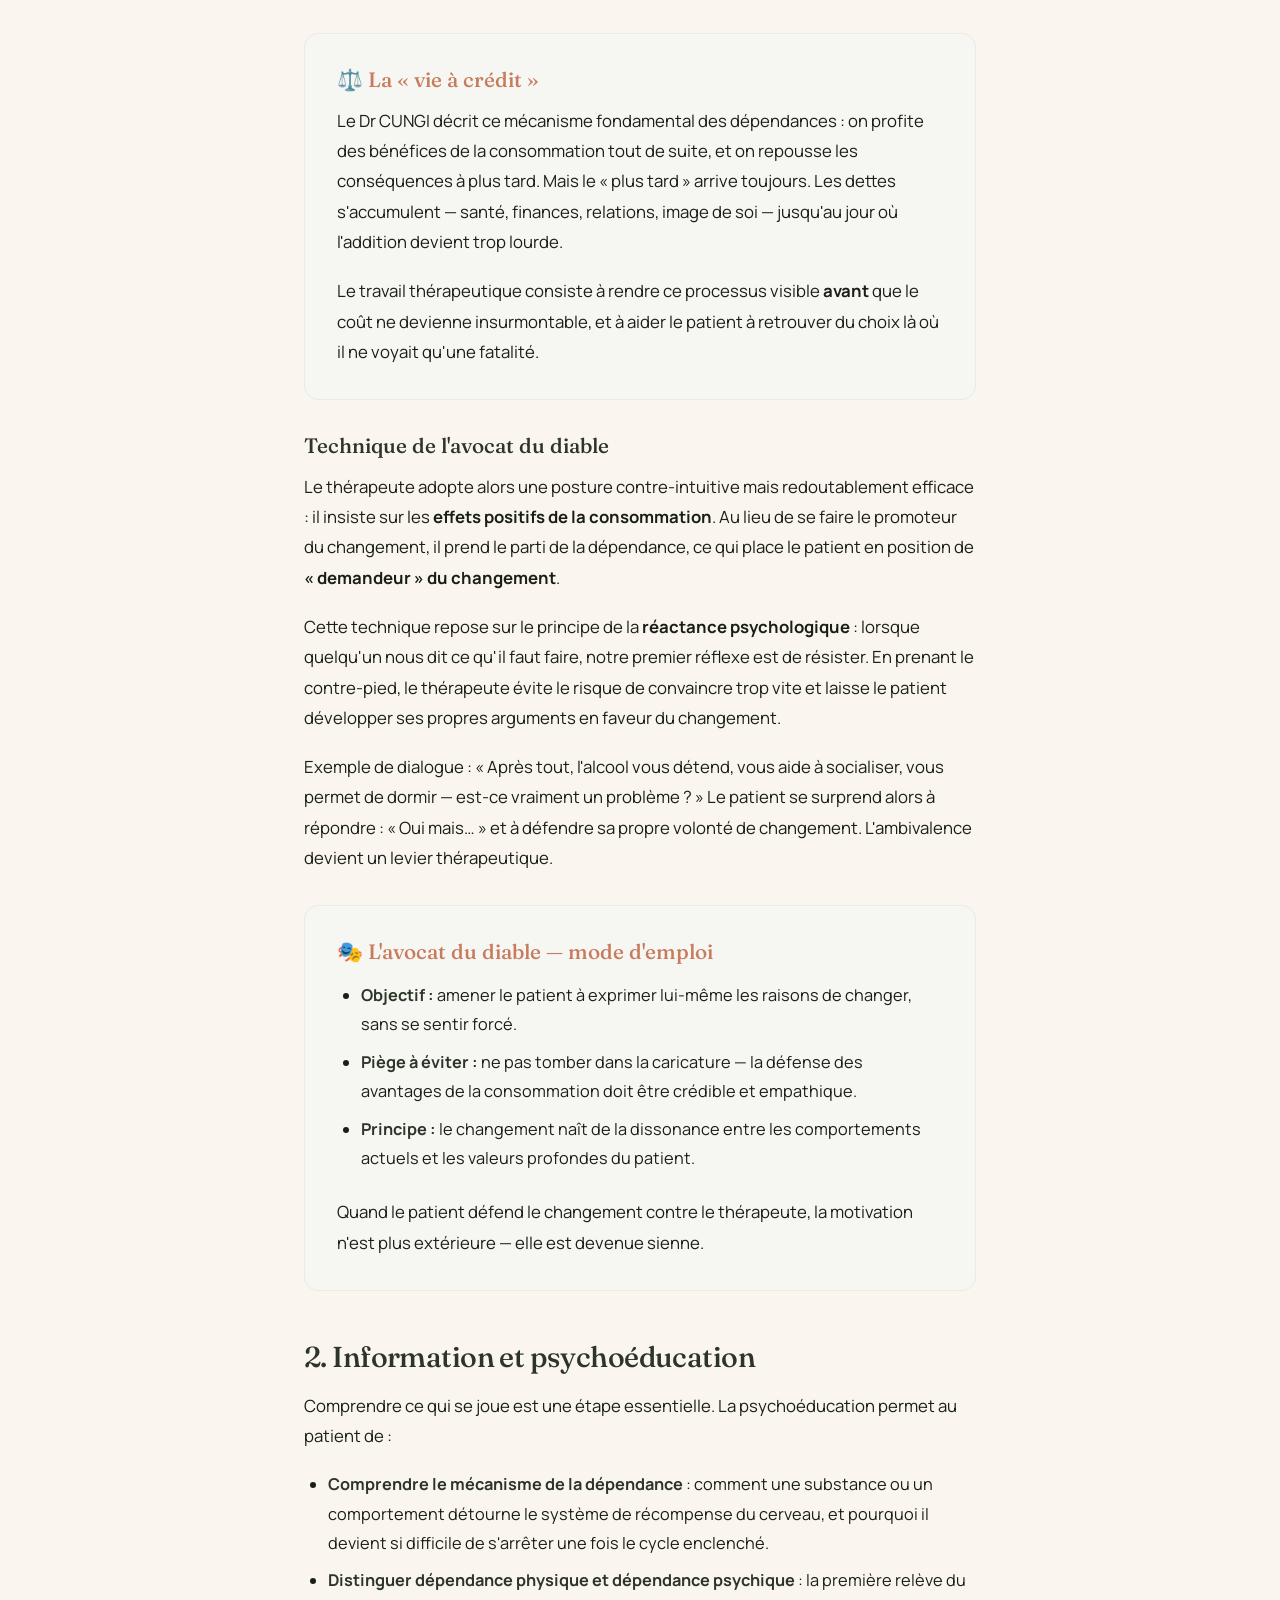
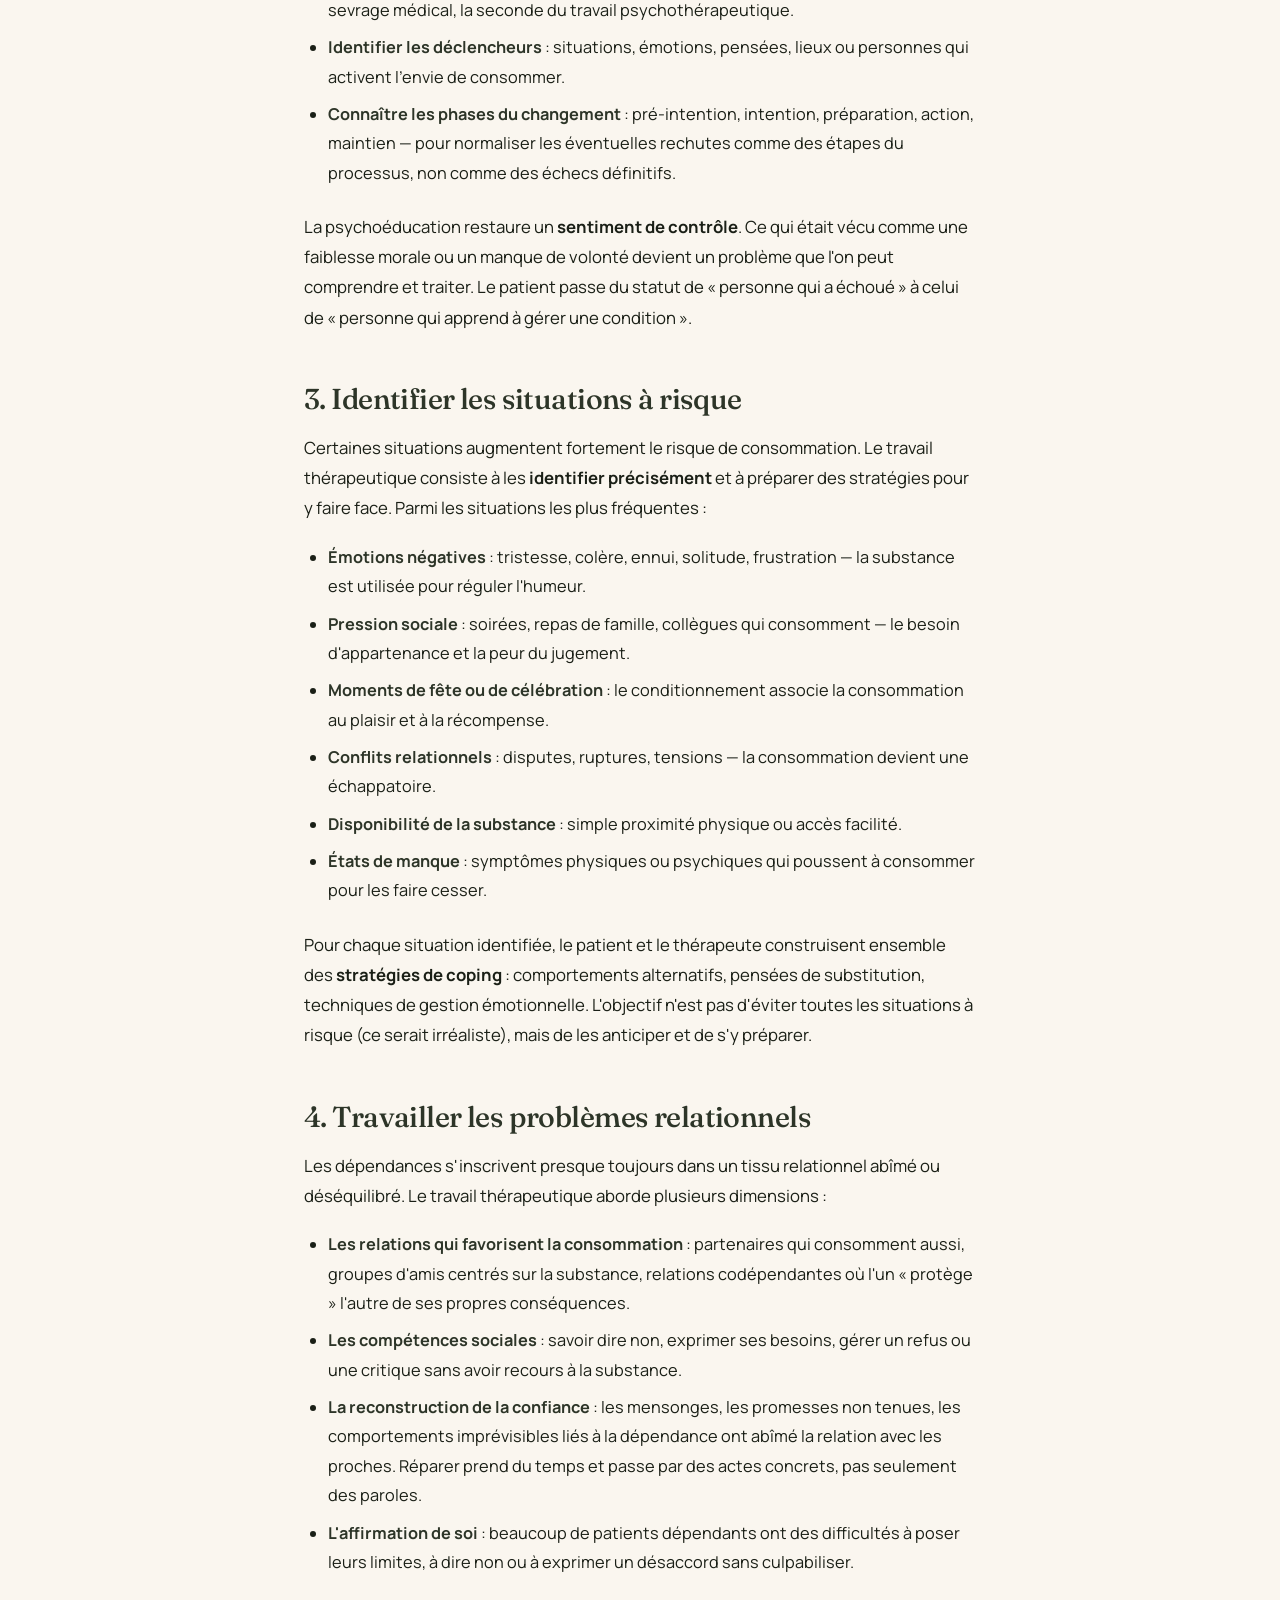
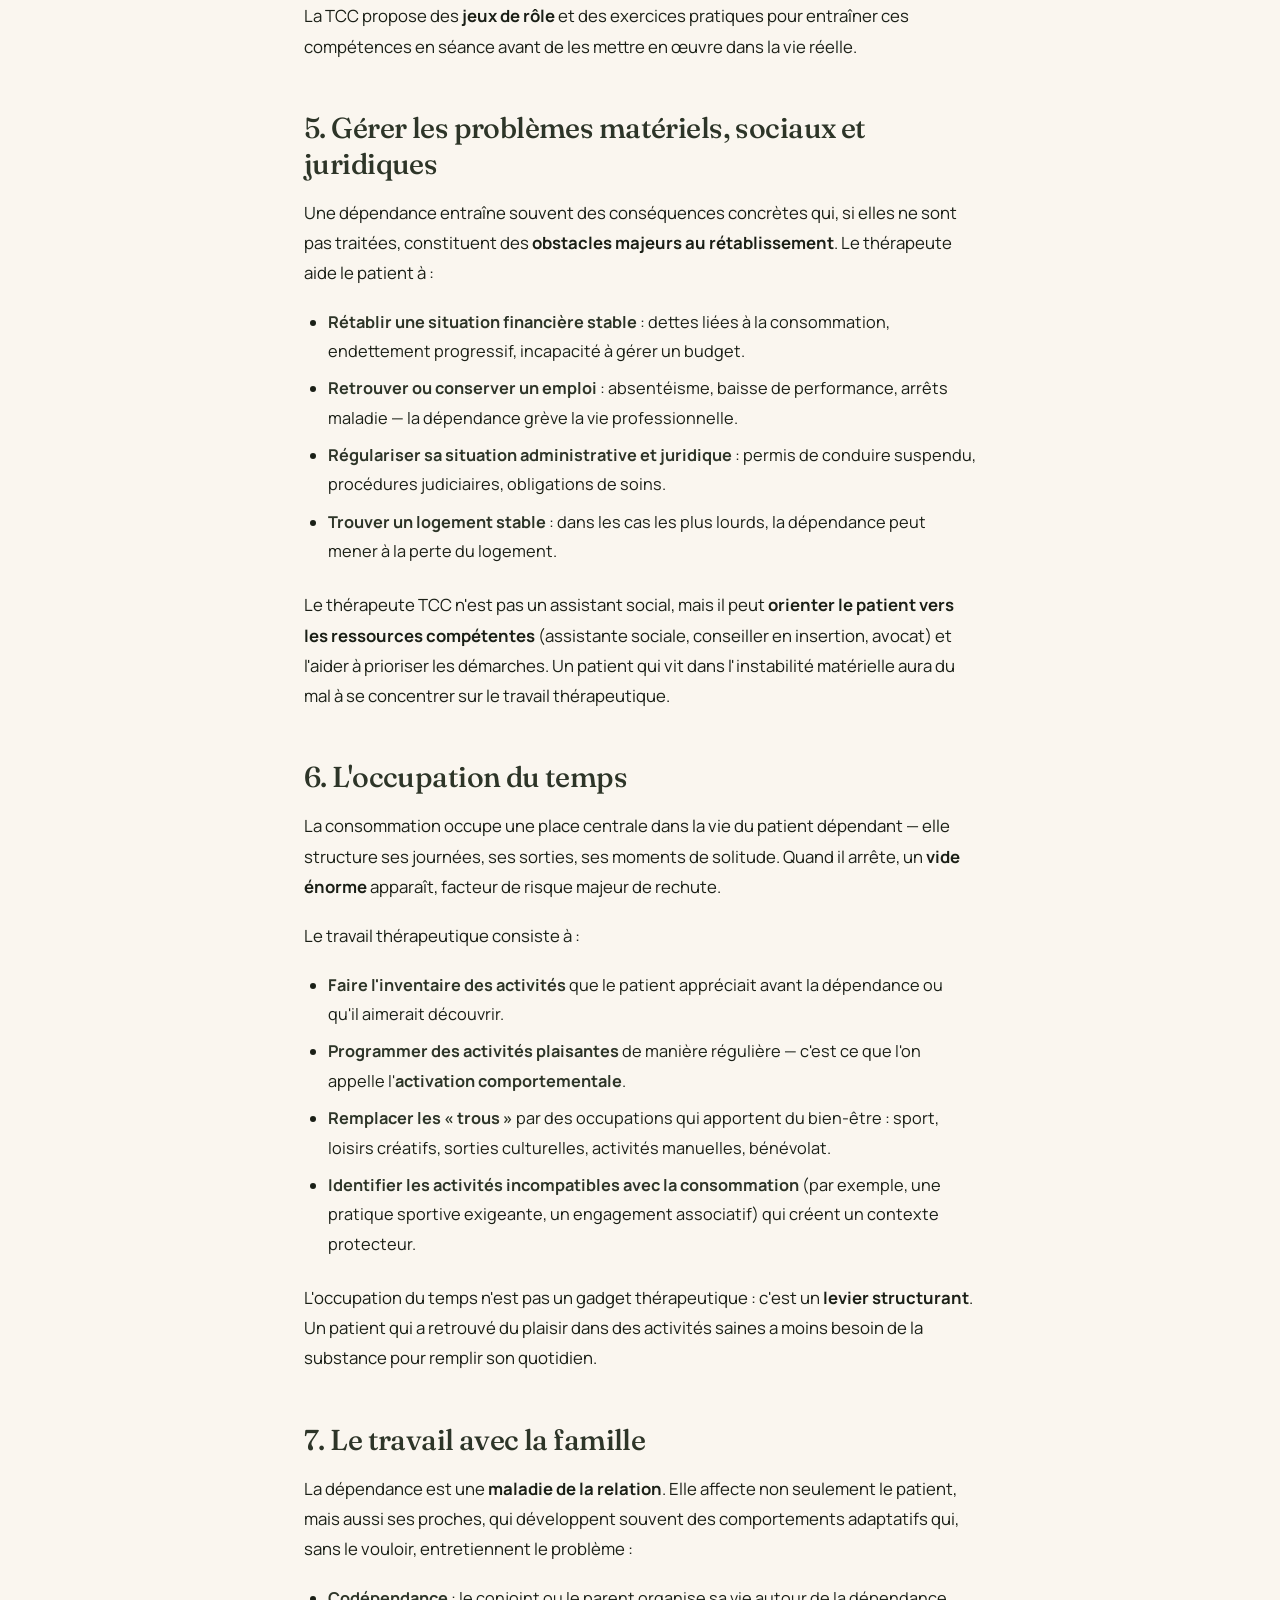
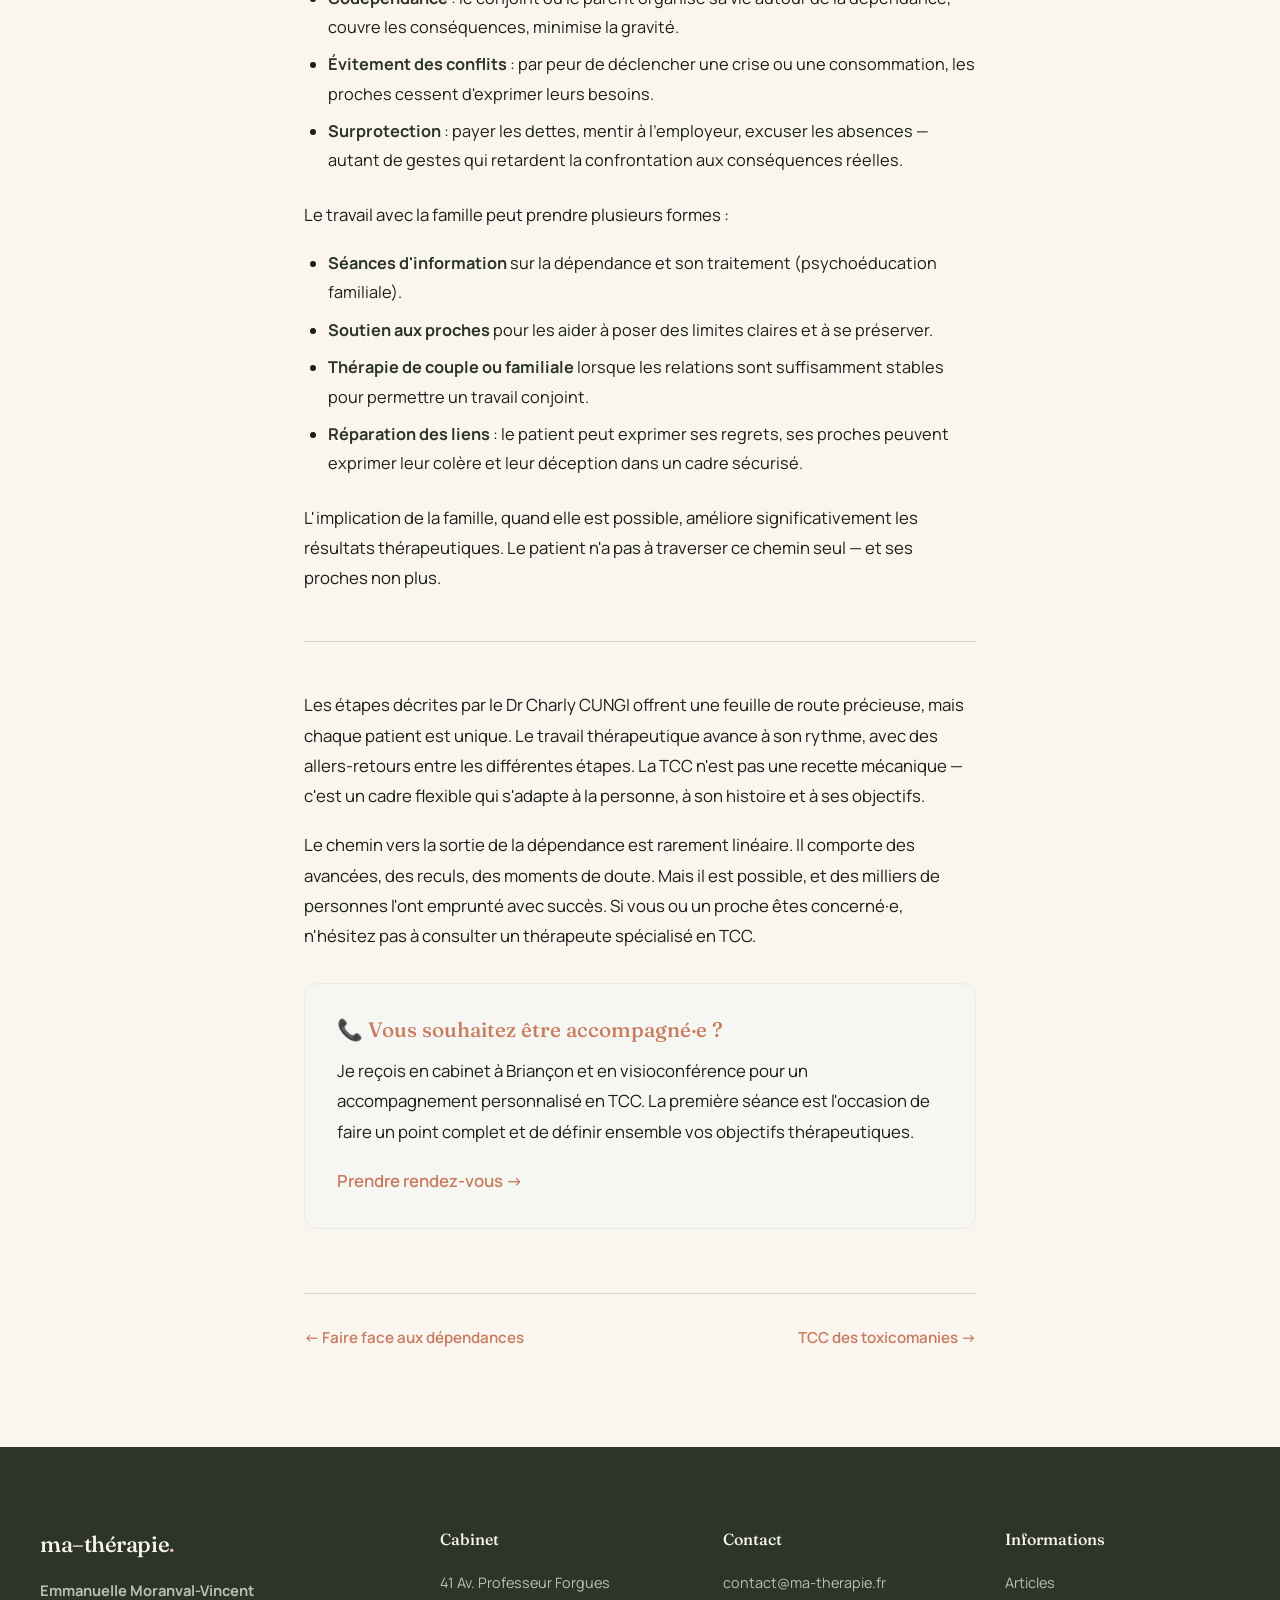
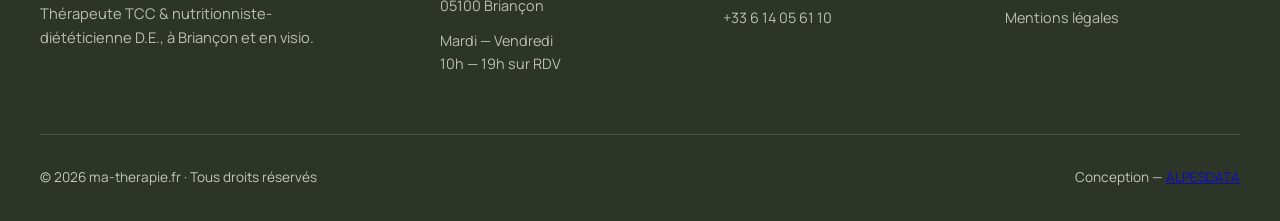
<file: articles/pratique-tcc-dependances.html>
<!DOCTYPE html>
<html lang="fr">
<head>
<meta charset="UTF-8">
<meta name="viewport" content="width=device-width, initial-scale=1.0">
<title>Pratique de la TCC dans les dépendances — ma-therapie.fr | Emmanuelle Moranval-Vincent</title>
    <link rel="icon" type="image/svg+xml" href="/favicon.svg">
    <link rel="icon" type="image/png" sizes="32x32" href="/favicon-32.png">
    <link rel="icon" type="image/png" sizes="16x16" href="/favicon-16.png">
    <link rel="apple-touch-icon" href="/favicon-192.png">
<meta name="description" content="Les étapes clés du travail thérapeutique selon le Dr Charly CUNGI : motivation, analyse fonctionnelle, situations à risque et prévention de la rechute.">
<meta property="og:type" content="article">
  <meta property="og:url" content="https://ma-therapie.fr/articles/pratique-tcc-dependances.html">
  <meta property="og:title" content="Pratique de la TCC dans les dépendances — ma-therapie.fr | Emmanuelle Moranval-Vincent">
  <meta property="og:description" content="Étapes clés du travail thérapeutique : motivation, analyse fonctionnelle, situations à risque et prévention de la rechute.">
  <meta property="og:image" content="https://ma-therapie.fr/img/therapeute.jpg">
  <meta property="og:image:width" content="1200">
  <meta property="og:image:height" content="630">
  <meta property="og:locale" content="fr_FR">
  <meta name="twitter:card" content="summary_large_image">
  <meta name="twitter:title" content="Pratique de la TCC dans les dépendances — ma-therapie.fr | Emmanuelle Moranval-Vincent">
  <meta name="twitter:description" content="Étapes clés du travail thérapeutique : motivation, analyse fonctionnelle, situations à risque et prévention de la rechute.">
  <link rel="canonical" href="https://ma-therapie.fr/articles/pratique-tcc-dependances.html">
  <script type="application/ld+json">
{
    "@context": "https://schema.org",
    "@type": "Article",
    "headline": "Pratique de la TCC dans les dépendances",
    "description": "Étapes clés du travail thérapeutique : motivation, analyse fonctionnelle, situations à risque et prévention de la rechute.",
    "author": {
        "@type": "Person",
        "name": "Emmanuelle Moranval-Vincent"
    },
    "publisher": {
        "@type": "Organization",
        "name": "ma-therapie.fr"
    },
    "url": "https://ma-therapie.fr/articles/pratique-tcc-dependances.html"
}
  </script>

<script type="application/ld+json">
{
    "@context": "https://schema.org",
    "@type": "BreadcrumbList",
    "itemListElement": [
        {"@type": "ListItem", "position": 1, "name": "Accueil", "item": "https://ma-therapie.fr/"},
        {"@type": "ListItem", "position": 2, "name": "Articles", "item": "https://ma-therapie.fr/articles/"},
        {"@type": "ListItem", "position": 3, "name": "Pratique de la TCC dans les dépendances", "item": "https://ma-therapie.fr/articles/pratique-tcc-dependances.html"}
    ]
}
  </script>
    <link rel="preconnect" href="https://fonts.googleapis.com">
    <link rel="preconnect" href="https://fonts.gstatic.com" crossorigin>
    <link rel="preload" href="https://fonts.googleapis.com/css2?family=Fraunces:ital,opsz,wght@0,9..144,300;0,9..144,400;0,9..144,500;0,9..144,600;1,9..144,400&family=Manrope:wght@300;400;500;600;700&display=swap" as="style" onload="this.onload=null;this.rel='stylesheet'">
    <noscript><link rel="stylesheet" href="https://fonts.googleapis.com/css2?family=Fraunces:ital,opsz,wght@0,9..144,300;0,9..144,400;0,9..144,500;0,9..144,600;1,9..144,400&family=Manrope:wght@300;400;500;600;700&display=swap"></noscript>
    <style>
/* === MA-THÉRAPIE.FR — Design System === */

:root {
  --sage-50: #f6f7f3;
  --sage-100: #e9ece1;
  --sage-200: #d4dac3;
  --sage-400: #8a9a78;
  --sage-600: #4f5d43;
  --sage-800: #2d3528;
  --clay: #c97b5e;
  --clay-light: #e8b8a3;
  --cream: #faf6ef;
  --ink: #1a1f16;
  --ink-soft: #4a524a;
  --white: #ffffff;

  --radius-sm: 8px;
  --radius-md: 14px;
  --radius-lg: 20px;
  --radius-full: 100px;
}

* { margin: 0; padding: 0; box-sizing: border-box; }
html { scroll-behavior: smooth; }

body {
  font-family: 'Manrope', sans-serif;
  color: var(--ink);
  background: var(--cream);
  line-height: 1.6;
  -webkit-font-smoothing: antialiased;
}

.serif { font-family: 'Fraunces', serif; font-weight: 400; letter-spacing: -0.02em; }
.italic { font-style: italic; }

img { max-width: 100%; height: auto; display: block; }

.container {
  max-width: 1200px;
  margin: 0 auto;
  padding: 0 1.5rem;
}

/* === BUTTONS === */
.btn-primary, .btn-secondary {
  padding: 0.9rem 1.8rem;
  border-radius: var(--radius-full);
  font-size: 0.95rem;
  font-weight: 600;
  text-decoration: none;
  transition: all 0.3s cubic-bezier(0.4, 0, 0.2, 1);
  display: inline-flex;
  align-items: center;
  gap: 0.6rem;
  border: none;
  cursor: pointer;
}
.btn-primary {
  background: var(--clay);
  color: var(--white);
  box-shadow: 0 4px 20px rgba(201, 123, 94, 0.25);
}
.btn-primary:hover {
  background: var(--sage-800);
  transform: translateY(-2px);
  box-shadow: 0 8px 28px rgba(45, 53, 40, 0.3);
}
.btn-secondary {
  background: transparent;
  color: var(--sage-800);
  border: 1.5px solid var(--sage-200);
}
.btn-secondary:hover { border-color: var(--sage-800); background: var(--white); }

/* === NAV === */
nav {
  position: fixed;
  top: 0; left: 0; right: 0;
  z-index: 100;
  padding: 1rem 1.5rem;
  background: rgba(250, 246, 239, 0.88);
  backdrop-filter: blur(12px);
  -webkit-backdrop-filter: blur(12px);
  display: flex;
  justify-content: space-between;
  align-items: center;
  border-bottom: 1px solid rgba(138, 154, 120, 0.15);
}
.nav-inner { max-width: 1200px; margin: 0 auto; display: flex; justify-content: space-between; align-items: center; width: 100%; padding: 0; }

.logo {
  font-family: 'Fraunces', serif;
  font-size: 1.3rem;
  font-weight: 500;
  letter-spacing: -0.02em;
  color: var(--sage-800);
  text-decoration: none;
}
.logo em { color: var(--clay); font-style: normal; }

.nav-links { display: flex; gap: 2rem; align-items: center; }
.nav-links a {
  color: var(--ink-soft);
  text-decoration: none;
  font-size: 0.93rem;
  font-weight: 500;
  transition: color 0.2s;
}
.nav-links a:hover { color: var(--clay); }

.nav-cta {
  background: var(--sage-800);
  color: var(--cream) !important;
  padding: 0.6rem 1.4rem;
  border-radius: var(--radius-full);
  font-size: 0.88rem !important;
  transition: all 0.3s;
}
.nav-cta:hover { background: var(--clay); color: var(--white) !important; }

/* Hamburger */
.hamburger { display: none; flex-direction: column; gap: 5px; cursor: pointer; padding: 4px; background: none; border: none; }
.hamburger span { width: 24px; height: 2px; background: var(--sage-800); border-radius: 2px; transition: all 0.3s; }

/* === SECTION HEADERS === */
.eyebrow {
  display: inline-flex;
  align-items: center;
  gap: 0.6rem;
  font-size: 0.82rem;
  font-weight: 600;
  letter-spacing: 0.12em;
  text-transform: uppercase;
  color: var(--sage-600);
  margin-bottom: 1.5rem;
}
.eyebrow::before {
  content: '';
  width: 28px; height: 1.5px;
  background: var(--clay);
}

.section-title {
  font-family: 'Fraunces', serif;
  font-size: clamp(2rem, 4vw, 3.2rem);
  line-height: 1.1;
  letter-spacing: -0.025em;
  font-weight: 400;
}
.section-title em { font-style: italic; }
.section-lead {
  font-size: 1.05rem;
  color: var(--ink-soft);
  line-height: 1.7;
  max-width: 640px;
  margin-top: 1rem;
}

/* === FOOTER === */
footer {
  background: var(--sage-800);
  color: var(--cream);
  padding: 5rem 1.5rem 2rem;
}
.footer-grid {
  max-width: 1200px;
  margin: 0 auto;
  display: grid;
  grid-template-columns: 1.5fr 1fr 1fr 1fr;
  gap: 3rem;
  padding-bottom: 3rem;
  border-bottom: 1px solid rgba(250, 246, 239, 0.15);
}
.footer-brand .logo { color: var(--cream); font-size: 1.4rem; margin-bottom: 1rem; display: block; }
.footer-brand p { opacity: 0.7; font-size: 0.92rem; line-height: 1.6; max-width: 320px; }
.footer-col h4 { font-family: 'Fraunces', serif; font-size: 1rem; margin-bottom: 1.2rem; font-weight: 500; }
.footer-col a, .footer-col p { display: block; color: var(--cream); opacity: 0.7; text-decoration: none; font-size: 0.9rem; margin-bottom: 0.7rem; transition: opacity 0.2s; }
.footer-col a:hover { opacity: 1; color: var(--clay-light); }
.footer-bottom { max-width: 1200px; margin: 2rem auto 0; display: flex; justify-content: space-between; font-size: 0.85rem; opacity: 0.75; }

/* === MOBILE NAV === */
@media (max-width: 900px) {
  .hamburger { display: flex; }
  .nav-links {
    position: fixed;
    top: 64px; left: 0; right: 0;
    background: var(--cream);
    flex-direction: column;
    padding: 2rem;
    gap: 1.5rem;
    border-bottom: 1px solid var(--sage-200);
    transform: translateY(-100%);
    opacity: 0;
    pointer-events: none;
    transition: all 0.3s;
  }
  .nav-links.open { transform: translateY(0); opacity: 1; pointer-events: all; }
  .nav-links a { font-size: 1.1rem; }
  
  .footer-grid { grid-template-columns: 1fr; }
  .footer-bottom { flex-direction: column; gap: 0.5rem; text-align: center; }
}


/* === SECTION STYLES (moved from index.html inline) === */
/* === HERO === */
.hero {
  min-height: 100vh;
  padding: 7rem 1.5rem 4rem;
  display: grid;
  grid-template-columns: 1.1fr 0.9fr;
  gap: 4rem;
  align-items: center;
  position: relative;
  overflow: hidden;
  max-width: 1200px;
  margin: 0 auto;
}
.hero::before {
  content: '';
  position: absolute;
  top: -20%; right: -10%;
  width: 60%; height: 80%;
  background: radial-gradient(circle, var(--sage-100) 0%, transparent 60%);
  z-index: 0;
}
.hero-content { position: relative; z-index: 2; }

.hero h1 {
  font-family: 'Fraunces', serif;
  font-size: clamp(2.6rem, 5.5vw, 4.8rem);
  line-height: 1.02;
  letter-spacing: -0.035em;
  color: var(--sage-800);
  margin-bottom: 1.8rem;
  font-weight: 400;
}
.hero h1 em { font-style: italic; color: var(--clay); font-weight: 300; }

.hero-desc {
  font-size: 1.1rem;
  color: var(--ink-soft);
  max-width: 520px;
  margin-bottom: 2.5rem;
  line-height: 1.7;
}

.cta-group { display: flex; gap: 1rem; flex-wrap: wrap; }

.hero-signals {
  display: flex;
  gap: 2.5rem;
  margin-top: 3rem;
  padding-top: 2rem;
  border-top: 1px solid var(--sage-200);
}
.signal-item .num {
  font-family: 'Fraunces', serif;
  font-size: 2rem;
  color: var(--clay);
  line-height: 1;
  font-weight: 500;
}
.signal-item .lbl {
  font-size: 0.82rem;
  color: var(--ink-soft);
  margin-top: 0.4rem;
}

/* Hero visual */
.hero-visual { position: relative; z-index: 1; height: 580px; }
.portrait-frame {
  position: absolute;
  top: 50%; left: 50%;
  transform: translate(-50%, -50%);
  width: 85%;
  max-width: 400px;
  aspect-ratio: 4/5;
  border-radius: 240px 240px 16px 16px;
  background:
    linear-gradient(135deg, rgba(201,123,94,0.15), rgba(138,154,120,0.25)),
    url('img/therapeute.jpg') center/cover;
  box-shadow: 0 30px 80px rgba(45, 53, 40, 0.2);
}
.portrait-frame::after {
  content: '';
  position: absolute;
  inset: -8px;
  border: 1px solid var(--sage-400);
  border-radius: 248px 248px 24px 24px;
  opacity: 0.4;
}
.floating-badge {
  position: absolute;
  background: var(--white);
  padding: 1rem 1.3rem;
  border-radius: var(--radius-md);
  box-shadow: 0 12px 40px rgba(45, 53, 40, 0.12);
  display: flex;
  align-items: center;
  gap: 0.8rem;
  font-size: 0.9rem;
}
.floating-badge .dot {
  width: 10px; height: 10px;
  border-radius: 50%;
  background: #4ade80;
  box-shadow: 0 0 0 4px rgba(74, 222, 128, 0.2);
  animation: pulse 2s infinite;
}
@keyframes pulse {
  0%, 100% { box-shadow: 0 0 0 4px rgba(74, 222, 128, 0.2); }
  50% { box-shadow: 0 0 0 8px rgba(74, 222, 128, 0.1); }
}
.badge-1 { top: 12%; left: -3%; }
.badge-2 { bottom: 10%; right: -3%; font-family: 'Fraunces', serif; font-size: 0.88rem; color: var(--sage-800); }
.badge-2 .stars { color: var(--clay); font-size: 1rem; }

/* === APPROACH === */
.approach {
  padding: 8rem 1.5rem;
  background: var(--sage-800);
  color: var(--cream);
  position: relative;
}
.approach h2 em { color: var(--clay-light); }
.approach .section-lead { color: rgba(250, 246, 239, 0.85); }

.approach-grid {
  display: grid;
  grid-template-columns: repeat(2, 1fr);
  gap: 2rem;
  margin-top: 3rem;
}
.approach-card {
  background: rgba(250, 246, 239, 0.04);
  border: 1px solid rgba(250, 246, 239, 0.1);
  border-radius: var(--radius-lg);
  padding: 2.5rem;
  transition: all 0.4s;
}
.approach-card:hover {
  background: rgba(250, 246, 239, 0.08);
  transform: translateY(-4px);
}
.card-num {
  font-family: 'Fraunces', serif;
  font-size: 0.95rem;
  color: var(--clay-light);
  letter-spacing: 0.15em;
  margin-bottom: 1.5rem;
}
.card-title {
  font-family: 'Fraunces', serif;
  font-size: 1.8rem;
  font-weight: 400;
  margin-bottom: 1rem;
  letter-spacing: -0.02em;
}
.card-title em { font-style: italic; color: var(--clay-light); }
.card-desc {
  font-size: 0.98rem;
  opacity: 0.85;
  line-height: 1.7;
  margin-bottom: 1.5rem;
}
.card-tags { display: flex; flex-wrap: wrap; gap: 0.5rem; }
.tag {
  font-size: 0.78rem;
  padding: 0.3rem 0.8rem;
  border: 1px solid rgba(250, 246, 239, 0.2);
  border-radius: var(--radius-full);
  color: var(--cream);
  opacity: 0.85;
}

/* === EXPERTISE === */
.expertise {
  padding: 8rem 1.5rem;
  background: var(--cream);
}
.expertise h2 em { color: var(--clay); }
.expertise .subtitle {
  color: var(--ink-soft);
  font-size: 1.05rem;
  margin-bottom: 4rem;
  max-width: 580px;
}
.expertise-grid {
  display: grid;
  grid-template-columns: repeat(3, 1fr);
  gap: 1.2rem;
}
.expertise-item {
  background: var(--white);
  padding: 2rem 1.8rem;
  border-radius: 16px;
  border: 1px solid var(--sage-100);
  transition: all 0.3s;
  cursor: pointer;
  text-decoration: none;
  display: block;
  color: inherit;
}
.expertise-item:hover {
  border-color: var(--clay);
  transform: translateY(-3px);
  box-shadow: 0 15px 40px rgba(45, 53, 40, 0.08);
}
.exp-icon {
  width: 44px; height: 44px;
  background: var(--sage-100);
  border-radius: 12px;
  display: flex;
  align-items: center;
  justify-content: center;
  margin-bottom: 1.2rem;
  font-size: 1.3rem;
}
.expertise-item:hover .exp-icon { background: var(--clay-light); }
.exp-title {
  font-family: 'Fraunces', serif;
  font-size: 1.25rem;
  color: var(--sage-800);
  margin-bottom: 0.5rem;
  font-weight: 500;
}
.exp-desc {
  font-size: 0.9rem;
  color: var(--ink-soft);
  line-height: 1.55;
}

/* === BLOG PREVIEW === */
.blog-preview {
  padding: 8rem 1.5rem;
  background: var(--sage-50);
}
.blog-preview h2 em { color: var(--clay); }
.article-grid {
  display: grid;
  grid-template-columns: repeat(3, 1fr);
  gap: 1.5rem;
  margin-top: 4rem;
}
.article-card {
  background: var(--white);
  border-radius: var(--radius-md);
  overflow: hidden;
  border: 1px solid var(--sage-100);
  transition: all 0.3s;
  text-decoration: none;
  color: inherit;
  display: flex;
  flex-direction: column;
}
.article-card:hover {
  transform: translateY(-4px);
  box-shadow: 0 15px 40px rgba(45, 53, 40, 0.1);
  border-color: var(--clay-light);
}
.article-card .thumb {
  height: 180px;
  background: var(--sage-100);
  display: flex;
  align-items: center;
  justify-content: center;
  font-size: 3rem;
}
.article-card .body { padding: 1.5rem; flex: 1; display: flex; flex-direction: column; }
.article-card .cat {
  font-size: 0.75rem;
  text-transform: uppercase;
  letter-spacing: 0.1em;
  color: var(--clay);
  font-weight: 600;
  margin-bottom: 0.5rem;
}
.article-card h3 {
  font-family: 'Fraunces', serif;
  font-size: 1.2rem;
  font-weight: 500;
  color: var(--sage-800);
  margin-bottom: 0.5rem;
  line-height: 1.35;
}
.article-card .excerpt {
  font-size: 0.88rem;
  color: var(--ink-soft);
  line-height: 1.55;
  flex: 1;
}
.article-card .read-more {
  margin-top: 1rem;
  font-size: 0.85rem;
  color: var(--clay);
  font-weight: 600;
}

/* === ABOUT === */
.about {
  padding: 8rem 1.5rem;
  background: var(--sage-50);
}
.about-inner {
  max-width: 1200px;
  margin: 0 auto;
  display: grid;
  grid-template-columns: 0.9fr 1.1fr;
  gap: 5rem;
  align-items: center;
}
.about-visual {
  aspect-ratio: 3/4;
  border-radius: 12px;
  background:
    linear-gradient(135deg, rgba(201,123,94,0.1), rgba(45,53,40,0.2)),
    url('img/cabinet.jpg') center/cover;
  position: relative;
  box-shadow: 0 20px 60px rgba(45, 53, 40, 0.15);
}
.about-quote {
  position: absolute;
  bottom: -40px; right: -40px;
  background: var(--cream);
  padding: 1.8rem 2rem;
  border-radius: 8px;
  max-width: 280px;
  font-family: 'Fraunces', serif;
  font-style: italic;
  font-size: 1.05rem;
  color: var(--sage-800);
  line-height: 1.5;
  box-shadow: 0 15px 45px rgba(45, 53, 40, 0.12);
}
.about-quote::before {
  content: '"';
  position: absolute;
  top: -10px; left: 15px;
  font-size: 4rem;
  color: var(--clay);
  font-family: 'Fraunces', serif;
  line-height: 1;
}
.about h2 em { color: var(--clay); font-weight: 300; }
.about p {
  color: var(--ink-soft);
  font-size: 1rem;
  margin-bottom: 1.2rem;
  line-height: 1.75;
}
.credentials {
  margin-top: 2rem;
  padding-top: 2rem;
  border-top: 1px solid var(--sage-200);
  display: grid;
  grid-template-columns: 1fr 1fr;
  gap: 1.5rem;
}
.cred-item {
  font-size: 0.9rem;
  color: var(--sage-800);
  display: flex;
  align-items: flex-start;
  gap: 0.6rem;
}
.cred-item::before {
  content: '✓';
  color: var(--clay);
  font-weight: 700;
  flex-shrink: 0;
}

/* === DIPLOMAS === */
.diplomas {
  padding: 8rem 1.5rem;
  background: var(--cream);
  position: relative;
  overflow: hidden;
}
.diplomas::before {
  content: '';
  position: absolute;
  top: 10%; left: -10%;
  width: 500px; height: 500px;
  background: radial-gradient(circle, var(--sage-100) 0%, transparent 65%);
  z-index: 0;
}
.diplomas-inner { max-width: 1100px; margin: 0 auto; position: relative; z-index: 1; }

.diplomas-header {
  display: grid;
  grid-template-columns: 1fr 1fr;
  gap: 4rem;
  align-items: end;
  margin-bottom: 5rem;
}
.diplomas h2 em { color: var(--clay); }
.diplomas .header-text {
  color: var(--ink-soft);
  font-size: 1.02rem;
  line-height: 1.7;
}

.timeline { position: relative; padding-left: 3rem; }
.timeline::before {
  content: '';
  position: absolute;
  left: 11px;
  top: 12px;
  bottom: 12px;
  width: 1px;
  background: linear-gradient(to bottom, var(--clay) 0%, var(--sage-400) 50%, transparent 100%);
}
.timeline-item {
  position: relative;
  padding: 1.8rem 2rem;
  margin-bottom: 1.2rem;
  display: grid;
  grid-template-columns: 110px 1fr auto;
  gap: 2.5rem;
  align-items: center;
  background: var(--white);
  border-radius: var(--radius-md);
  margin-left: -1rem;
  border: 1px solid var(--sage-100);
  transition: all 0.3s;
}
.timeline-item:hover {
  transform: translateX(6px);
  border-color: var(--clay-light);
  box-shadow: 0 10px 30px rgba(45, 53, 40, 0.07);
}
.timeline-dot {
  position: absolute;
  left: -2.8rem;
  top: 50%;
  transform: translateY(-50%);
  width: 24px; height: 24px;
  border-radius: 50%;
  background: var(--cream);
  border: 2px solid var(--clay);
  display: flex;
  align-items: center;
  justify-content: center;
}
.timeline-dot::after {
  content: '';
  width: 8px; height: 8px;
  border-radius: 50%;
  background: var(--clay);
}
.timeline-year {
  font-family: 'Fraunces', serif;
  font-size: 1.5rem;
  color: var(--clay);
  font-weight: 500;
  letter-spacing: -0.01em;
}
.timeline-content .dipl-title {
  font-family: 'Fraunces', serif;
  font-size: 1.22rem;
  color: var(--sage-800);
  font-weight: 500;
  margin-bottom: 0.35rem;
}
.timeline-content .dipl-institution {
  font-size: 0.88rem;
  color: var(--ink-soft);
  line-height: 1.5;
}
.timeline-badge {
  font-size: 0.72rem;
  padding: 0.35rem 0.9rem;
  border-radius: var(--radius-full);
  background: var(--sage-100);
  color: var(--sage-800);
  font-weight: 600;
  letter-spacing: 0.06em;
  text-transform: uppercase;
  white-space: nowrap;
}
.timeline-badge.accent { background: var(--clay); color: var(--white); }

.diplomas-footer {
  margin-top: 3rem;
  padding: 1.8rem 2rem;
  background: var(--sage-800);
  color: var(--cream);
  border-radius: var(--radius-md);
  display: flex;
  align-items: center;
  gap: 1.5rem;
  font-size: 0.95rem;
}
.diplomas-footer .icon { font-size: 1.8rem; flex-shrink: 0; }
.diplomas-footer strong { color: var(--clay-light); }

/* === BOOKING === */
.booking {
  padding: 8rem 1.5rem;
  background: var(--clay);
  color: var(--white);
  text-align: center;
  position: relative;
  overflow: hidden;
}
.booking::before {
  content: '';
  position: absolute;
  inset: 0;
  background:
    radial-gradient(circle at 20% 30%, rgba(255,255,255,0.1) 0%, transparent 50%),
    radial-gradient(circle at 80% 70%, rgba(45,53,40,0.2) 0%, transparent 50%);
}
.booking-inner { position: relative; }
.booking h2 em { color: rgba(255,255,255,0.85); }
.booking p {
  font-size: 1.1rem;
  opacity: 0.92;
  margin-bottom: 2.5rem;
  line-height: 1.65;
}
.booking .cta-group { justify-content: center; }
.booking .btn-primary { background: var(--cream); color: var(--sage-800); }
.booking .btn-primary:hover { background: var(--sage-800); color: var(--cream); }
.booking .btn-secondary { color: var(--white); border-color: rgba(255,255,255,0.4); }
.booking .btn-secondary:hover { background: rgba(255,255,255,0.1); border-color: var(--white); }

/* === RESPONSIVE === */
@media (max-width: 900px) {
  .hero { grid-template-columns: 1fr; gap: 3rem; padding: 7rem 1.5rem 3rem; }
  .hero-visual { height: 420px; }
  .approach-grid, .expertise-grid, .article-grid { grid-template-columns: 1fr; }
  .about-inner { grid-template-columns: 1fr; gap: 3rem; }
  .diplomas-header { grid-template-columns: 1fr; gap: 1.5rem; margin-bottom: 3rem; }
  .timeline { padding-left: 2rem; }
  .timeline-item { grid-template-columns: 1fr; gap: 0.5rem; padding: 1.5rem; margin-left: 0; }
  .timeline-item:hover { transform: none; }
  .timeline-dot { left: -2.3rem; }
  .timeline-year { font-size: 1.2rem; }
  .diplomas-footer { flex-direction: column; text-align: center; }
  .about-quote { position: static; margin-top: 1.5rem; max-width: 100%; }
  .credentials { grid-template-columns: 1fr; }
}

/* === FADE IN === */
.fade-in { opacity: 0; transform: translateY(30px); transition: all 0.8s cubic-bezier(0.4, 0, 0.2, 1); }
.fade-in.visible { opacity: 1; transform: translateY(0); }
/* === BREADCRUMB === */
.breadcrumb {
  max-width: 720px;
  margin: 0 auto;
  padding: 7rem 1.5rem 0;
  font-size: 0.85rem;
  color: var(--ink-soft);
}
.breadcrumb a {
  color: var(--clay);
  text-decoration: none;
  transition: opacity 0.2s;
}
.breadcrumb a:hover { opacity: 0.7; }
.breadcrumb .sep {
  margin: 0 0.5rem;
  color: var(--sage-200);
  font-size: 1.1rem;
}
.breadcrumb [aria-current="page"] {
  color: var(--ink-soft);
}
@media (max-width: 900px) {
  .breadcrumb { padding: 7rem 1rem 0; font-size: 0.8rem; }
}

/* === ARTICLE PAGE STYLES === */
.article-page .page-header {
  padding: 10rem 1.5rem 3rem;
  background: var(--sage-50);
}
.article-page .page-header .container { max-width: 800px; margin: 0 auto; text-align: center; }
.article-page .page-header .cat {
  display: inline-block;
  font-size: 0.75rem;
  text-transform: uppercase;
  letter-spacing: 0.1em;
  color: var(--clay);
  font-weight: 600;
  margin-bottom: 1rem;
}
.article-page .page-header h1 {
  font-family: 'Fraunces', serif;
  font-size: clamp(2rem, 4vw, 3.2rem);
  font-weight: 400;
  color: var(--sage-800);
  line-height: 1.12;
  letter-spacing: -0.025em;
}
.article-page .page-header h1 em { color: var(--clay); font-style: italic; }
.article-page .page-header .meta {
  margin-top: 1.5rem;
  font-size: 0.9rem;
  color: var(--ink-soft);
}

.article-content {
  padding: 4rem 1.5rem 6rem;
  background: var(--cream);
}
.article-content .container { max-width: 720px; margin: 0 auto; }

.article-content h2 {
  font-family: 'Fraunces', serif;
  font-size: 1.8rem;
  font-weight: 500;
  color: var(--sage-800);
  margin: 3rem 0 1rem;
  line-height: 1.25;
  letter-spacing: -0.02em;
}
.article-content h3 {
  font-family: 'Fraunces', serif;
  font-size: 1.3rem;
  font-weight: 500;
  color: var(--sage-800);
  margin: 2rem 0 0.8rem;
  line-height: 1.3;
}
.article-content p {
  font-size: 1.05rem;
  line-height: 1.8;
  color: var(--ink);
  margin-bottom: 1.2rem;
}
.article-content ul, .article-content ol {
  margin: 1rem 0 1.5rem 1.5rem;
  line-height: 1.8;
  font-size: 1.02rem;
  color: var(--ink);
}
.article-content li { margin-bottom: 0.5rem; }
.article-content li strong { color: var(--sage-800); }
.article-content blockquote {
  margin: 2rem 0;
  padding: 1.5rem 2rem;
  border-left: 3px solid var(--clay);
  background: var(--sage-50);
  border-radius: 0 var(--radius-sm) var(--radius-sm) 0;
  font-size: 1.05rem;
  line-height: 1.7;
  color: var(--sage-800);
}
.article-content blockquote em { font-style: italic; color: var(--clay); }
.article-content .highlight-box {
  background: var(--sage-50);
  border: 1px solid var(--sage-100);
  border-radius: var(--radius-md);
  padding: 2rem;
  margin: 2rem 0;
}
.article-content .highlight-box h3 {
  font-family: 'Fraunces', serif;
  margin-top: 0;
  color: var(--clay);
}
.article-content hr {
  border: none;
  border-top: 1px solid var(--sage-200);
  margin: 3rem 0;
}
.article-content .article-nav {
  display: flex;
  justify-content: space-between;
  gap: 1rem;
  margin-top: 4rem;
  padding-top: 2rem;
  border-top: 1px solid var(--sage-200);
}
.article-nav a {
  color: var(--clay);
  text-decoration: none;
  font-weight: 600;
  font-size: 0.95rem;
  transition: color 0.2s;
}
.article-nav a:hover { color: var(--sage-800); }
.article-nav .next { text-align: right; }

@media (max-width: 900px) {
  .article-content h2 { font-size: 1.5rem; }
  .article-content .article-nav { flex-direction: column; text-align: center; }
}

    </style>
</head>
<body class="article-page">

<nav>
  <div class="nav-inner">
    <a href="/" class="logo">ma–thérapie<em>.</em></a>
    <button class="hamburger" aria-label="Menu"><span></span><span></span><span></span></button>
    <div class="nav-links">
      <a href="/#approach">Approche</a>
      <a href="/#expertise">Domaines</a>
      <a href="/#about">À propos</a>
      <a href="/#diplomas">Diplômes</a>
      <a href="." class="nav-cta">Articles</a>
      <a href="/#contact">Contact</a>
    </div>
  </div>
</nav>

<nav class="breadcrumb" aria-label="Fil d'Ariane">
  <a href="../">Accueil</a>
  <span class="sep">›</span>
  <a href=".">Articles</a>
  <span class="sep">›</span>
  <span aria-current="page">Pratique de la TCC dans les dépendances</span>
</nav>

<section class="page-header fade-in">
  <div class="container">
    <div class="cat">Dépendances</div>
    <h1>Pratique de la TCC<br>dans les <em>dépendances</em></h1>
    <div class="meta">Lecture &middot; 6 min</div>
  </div>
</section>

<article class="article-content">
  <div class="container">

    <p>La thérapie cognitivo-comportementale (TCC) est l'une des approches les plus solidement validées pour le traitement des addictions et dépendances. Structurée, active et centrée sur les objectifs du patient, elle offre un cadre précis pour accompagner le changement. Le Dr Charly CUNGI, psychiatre et pionnier de la TCC en France, a formalisé les grandes étapes de ce travail thérapeutique. En voici une synthèse destinée aux patients et à leurs proches.</p>

    <h2>1. Travailler la motivation du patient</h2>

    <p>L'ambivalence est au cœur de toute dépendance : on veut à la fois continuer à consommer pour les bénéfices immédiats (plaisir, soulagement, réconfort) et arrêter pour éviter les conséquences négatives (santé, argent, relations, estime de soi). Le travail motivationnel consiste à rendre cette ambivalence consciente et à aider le patient à trouver en lui-même les raisons de changer.</p>

    <p>L'entretien motivationnel propose un outil simple mais puissant : le <strong>tableau des avantages et inconvénients</strong>. On demande au patient de lister :</p>

    <ul>
      <li>Les avantages de continuer à consommer</li>
      <li>Les inconvénients de continuer à consommer</li>
      <li>Les avantages d'arrêter</li>
      <li>Les inconvénients d'arrêter</li>
    </ul>

    <p>Une distinction cruciale doit être faite entre <strong>court terme et long terme</strong>. La dépendance fonctionne sur le principe du « tout, tout de suite » : le bénéfice est immédiat, le coût est différé. Le travail thérapeutique aide le patient à réaliser que ce coût finit toujours par arriver.</p>

    <p>Il est important de respecter l'ordre suivant : commencer par les <strong>avantages de la consommation</strong> (le patient se sent entendu dans ce que la substance lui apporte), puis les <strong>inconvénients de la consommation</strong>, ensuite les <strong>avantages de l'arrêt</strong>, et enfin les <strong>inconvénients de l'arrêt</strong>. On peut ensuite proposer une cotation (de 0 à 10) de chaque item pour obtenir des totaux qui rendent visible le rapport de force entre les deux positions.</p>

    <p>Ce travail permet au patient de sortir de la confusion et de prendre conscience qu'il existe un conflit interne qu'il peut résoudre. La décision de changer n'est plus imposée de l'extérieur — elle émerge de son propre bilan.</p>

    <div class="highlight-box">
      <h3>⚖️ La « vie à crédit »</h3>
      <p>Le Dr CUNGI décrit ce mécanisme fondamental des dépendances : on profite des bénéfices de la consommation tout de suite, et on repousse les conséquences à plus tard. Mais le « plus tard » arrive toujours. Les dettes s'accumulent — santé, finances, relations, image de soi — jusqu'au jour où l'addition devient trop lourde.</p>
      <p style="margin-bottom: 0;">Le travail thérapeutique consiste à rendre ce processus visible <strong>avant</strong> que le coût ne devienne insurmontable, et à aider le patient à retrouver du choix là où il ne voyait qu'une fatalité.</p>
    </div>

    <h3>Technique de l'avocat du diable</h3>

    <p>Le thérapeute adopte alors une posture contre-intuitive mais redoutablement efficace : il insiste sur les <strong>effets positifs de la consommation</strong>. Au lieu de se faire le promoteur du changement, il prend le parti de la dépendance, ce qui place le patient en position de <strong>« demandeur » du changement</strong>.</p>

    <p>Cette technique repose sur le principe de la <strong>réactance psychologique</strong> : lorsque quelqu'un nous dit ce qu'il faut faire, notre premier réflexe est de résister. En prenant le contre-pied, le thérapeute évite le risque de convaincre trop vite et laisse le patient développer ses propres arguments en faveur du changement.</p>

    <p>Exemple de dialogue : « Après tout, l'alcool vous détend, vous aide à socialiser, vous permet de dormir — est-ce vraiment un problème ? » Le patient se surprend alors à répondre : « Oui mais… » et à défendre sa propre volonté de changement. L'ambivalence devient un levier thérapeutique.</p>

    <div class="highlight-box">
      <h3>🎭 L'avocat du diable — mode d'emploi</h3>
      <ul>
        <li><strong>Objectif :</strong> amener le patient à exprimer lui-même les raisons de changer, sans se sentir forcé.</li>
        <li><strong>Piège à éviter :</strong> ne pas tomber dans la caricature — la défense des avantages de la consommation doit être crédible et empathique.</li>
        <li><strong>Principe :</strong> le changement naît de la dissonance entre les comportements actuels et les valeurs profondes du patient.</li>
      </ul>
      <p style="margin-bottom: 0;">Quand le patient défend le changement contre le thérapeute, la motivation n'est plus extérieure — elle est devenue sienne.</p>
    </div>

    <h2>2. Information et psychoéducation</h2>

    <p>Comprendre ce qui se joue est une étape essentielle. La psychoéducation permet au patient de :</p>

    <ul>
      <li><strong>Comprendre le mécanisme de la dépendance</strong> : comment une substance ou un comportement détourne le système de récompense du cerveau, et pourquoi il devient si difficile de s'arrêter une fois le cycle enclenché.</li>
      <li><strong>Distinguer dépendance physique et dépendance psychique</strong> : la première relève du sevrage médical, la seconde du travail psychothérapeutique.</li>
      <li><strong>Identifier les déclencheurs</strong> : situations, émotions, pensées, lieux ou personnes qui activent l'envie de consommer.</li>
      <li><strong>Connaître les phases du changement</strong> : pré-intention, intention, préparation, action, maintien — pour normaliser les éventuelles rechutes comme des étapes du processus, non comme des échecs définitifs.</li>
    </ul>

    <p>La psychoéducation restaure un <strong>sentiment de contrôle</strong>. Ce qui était vécu comme une faiblesse morale ou un manque de volonté devient un problème que l'on peut comprendre et traiter. Le patient passe du statut de « personne qui a échoué » à celui de « personne qui apprend à gérer une condition ».</p>

    <h2>3. Identifier les situations à risque</h2>

    <p>Certaines situations augmentent fortement le risque de consommation. Le travail thérapeutique consiste à les <strong>identifier précisément</strong> et à préparer des stratégies pour y faire face. Parmi les situations les plus fréquentes :</p>

    <ul>
      <li><strong>Émotions négatives</strong> : tristesse, colère, ennui, solitude, frustration — la substance est utilisée pour réguler l'humeur.</li>
      <li><strong>Pression sociale</strong> : soirées, repas de famille, collègues qui consomment — le besoin d'appartenance et la peur du jugement.</li>
      <li><strong>Moments de fête ou de célébration</strong> : le conditionnement associe la consommation au plaisir et à la récompense.</li>
      <li><strong>Conflits relationnels</strong> : disputes, ruptures, tensions — la consommation devient une échappatoire.</li>
      <li><strong>Disponibilité de la substance</strong> : simple proximité physique ou accès facilité.</li>
      <li><strong>États de manque</strong> : symptômes physiques ou psychiques qui poussent à consommer pour les faire cesser.</li>
    </ul>

    <p>Pour chaque situation identifiée, le patient et le thérapeute construisent ensemble des <strong>stratégies de coping</strong> : comportements alternatifs, pensées de substitution, techniques de gestion émotionnelle. L'objectif n'est pas d'éviter toutes les situations à risque (ce serait irréaliste), mais de les anticiper et de s'y préparer.</p>

    <h2>4. Travailler les problèmes relationnels</h2>

    <p>Les dépendances s'inscrivent presque toujours dans un tissu relationnel abîmé ou déséquilibré. Le travail thérapeutique aborde plusieurs dimensions :</p>

    <ul>
      <li><strong>Les relations qui favorisent la consommation</strong> : partenaires qui consomment aussi, groupes d'amis centrés sur la substance, relations codépendantes où l'un « protège » l'autre de ses propres conséquences.</li>
      <li><strong>Les compétences sociales</strong> : savoir dire non, exprimer ses besoins, gérer un refus ou une critique sans avoir recours à la substance.</li>
      <li><strong>La reconstruction de la confiance</strong> : les mensonges, les promesses non tenues, les comportements imprévisibles liés à la dépendance ont abîmé la relation avec les proches. Réparer prend du temps et passe par des actes concrets, pas seulement des paroles.</li>
      <li><strong>L'affirmation de soi</strong> : beaucoup de patients dépendants ont des difficultés à poser leurs limites, à dire non ou à exprimer un désaccord sans culpabiliser.</li>
    </ul>

    <p>La TCC propose des <strong>jeux de rôle</strong> et des exercices pratiques pour entraîner ces compétences en séance avant de les mettre en œuvre dans la vie réelle.</p>

    <h2>5. Gérer les problèmes matériels, sociaux et juridiques</h2>

    <p>Une dépendance entraîne souvent des conséquences concrètes qui, si elles ne sont pas traitées, constituent des <strong>obstacles majeurs au rétablissement</strong>. Le thérapeute aide le patient à :</p>

    <ul>
      <li><strong>Rétablir une situation financière stable</strong> : dettes liées à la consommation, endettement progressif, incapacité à gérer un budget.</li>
      <li><strong>Retrouver ou conserver un emploi</strong> : absentéisme, baisse de performance, arrêts maladie — la dépendance grève la vie professionnelle.</li>
      <li><strong>Régulariser sa situation administrative et juridique</strong> : permis de conduire suspendu, procédures judiciaires, obligations de soins.</li>
      <li><strong>Trouver un logement stable</strong> : dans les cas les plus lourds, la dépendance peut mener à la perte du logement.</li>
    </ul>

    <p>Le thérapeute TCC n'est pas un assistant social, mais il peut <strong>orienter le patient vers les ressources compétentes</strong> (assistante sociale, conseiller en insertion, avocat) et l'aider à prioriser les démarches. Un patient qui vit dans l'instabilité matérielle aura du mal à se concentrer sur le travail thérapeutique.</p>

    <h2>6. L'occupation du temps</h2>

    <p>La consommation occupe une place centrale dans la vie du patient dépendant — elle structure ses journées, ses sorties, ses moments de solitude. Quand il arrête, un <strong>vide énorme</strong> apparaît, facteur de risque majeur de rechute.</p>

    <p>Le travail thérapeutique consiste à :</p>

    <ul>
      <li><strong>Faire l'inventaire des activités</strong> que le patient appréciait avant la dépendance ou qu'il aimerait découvrir.</li>
      <li><strong>Programmer des activités plaisantes</strong> de manière régulière — c'est ce que l'on appelle l'<strong>activation comportementale</strong>.</li>
      <li><strong>Remplacer les « trous »</strong> par des occupations qui apportent du bien-être : sport, loisirs créatifs, sorties culturelles, activités manuelles, bénévolat.</li>
      <li><strong>Identifier les activités incompatibles avec la consommation</strong> (par exemple, une pratique sportive exigeante, un engagement associatif) qui créent un contexte protecteur.</li>
    </ul>

    <p>L'occupation du temps n'est pas un gadget thérapeutique : c'est un <strong>levier structurant</strong>. Un patient qui a retrouvé du plaisir dans des activités saines a moins besoin de la substance pour remplir son quotidien.</p>

    <h2>7. Le travail avec la famille</h2>

    <p>La dépendance est une <strong>maladie de la relation</strong>. Elle affecte non seulement le patient, mais aussi ses proches, qui développent souvent des comportements adaptatifs qui, sans le vouloir, entretiennent le problème :</p>

    <ul>
      <li><strong>Codépendance</strong> : le conjoint ou le parent organise sa vie autour de la dépendance, couvre les conséquences, minimise la gravité.</li>
      <li><strong>Évitement des conflits</strong> : par peur de déclencher une crise ou une consommation, les proches cessent d'exprimer leurs besoins.</li>
      <li><strong>Surprotection</strong> : payer les dettes, mentir à l'employeur, excuser les absences — autant de gestes qui retardent la confrontation aux conséquences réelles.</li>
    </ul>

    <p>Le travail avec la famille peut prendre plusieurs formes :</p>

    <ul>
      <li><strong>Séances d'information</strong> sur la dépendance et son traitement (psychoéducation familiale).</li>
      <li><strong>Soutien aux proches</strong> pour les aider à poser des limites claires et à se préserver.</li>
      <li><strong>Thérapie de couple ou familiale</strong> lorsque les relations sont suffisamment stables pour permettre un travail conjoint.</li>
      <li><strong>Réparation des liens</strong> : le patient peut exprimer ses regrets, ses proches peuvent exprimer leur colère et leur déception dans un cadre sécurisé.</li>
    </ul>

    <p>L'implication de la famille, quand elle est possible, améliore significativement les résultats thérapeutiques. Le patient n'a pas à traverser ce chemin seul — et ses proches non plus.</p>

    <hr>

    <p>Les étapes décrites par le Dr Charly CUNGI offrent une feuille de route précieuse, mais chaque patient est unique. Le travail thérapeutique avance à son rythme, avec des allers-retours entre les différentes étapes. La TCC n'est pas une recette mécanique — c'est un cadre flexible qui s'adapte à la personne, à son histoire et à ses objectifs.</p>

    <p>Le chemin vers la sortie de la dépendance est rarement linéaire. Il comporte des avancées, des reculs, des moments de doute. Mais il est possible, et des milliers de personnes l'ont emprunté avec succès. Si vous ou un proche êtes concerné·e, n'hésitez pas à consulter un thérapeute spécialisé en TCC.</p>

    <div class="highlight-box">
      <h3>📞 Vous souhaitez être accompagné·e ?</h3>
      <p>Je reçois en cabinet à Briançon et en visioconférence pour un accompagnement personnalisé en TCC. La première séance est l'occasion de faire un point complet et de définir ensemble vos objectifs thérapeutiques.</p>
      <p style="margin-bottom: 0;"><a href="/#contact" style="color: var(--clay); font-weight: 600; text-decoration: none;">Prendre rendez-vous →</a></p>
    </div>

    <div class="article-nav">
      <a href="faire-face-aux-dependances.html" class="prev">← Faire face aux dépendances</a>
      <a href="tcc-toxicomanies.html" class="next">TCC des toxicomanies →</a>
    </div>

  </div>
</article>

<footer id="contact">
  <div class="footer-grid">
    <div class="footer-brand">
      <div class="logo">ma–thérapie<em style="color: var(--clay-light);">.</em></div>
      <p><strong style="color: var(--cream); opacity: 1;">Emmanuelle Moranval-Vincent</strong><br>Thérapeute TCC & nutritionniste-diététicienne D.E., à Briançon et en visio.</p>
    </div>
    <div class="footer-col">
      <h4>Cabinet</h4>
      <p>41 Av. Professeur Forgues<br>05100 Briançon</p>
      <p>Mardi — Vendredi<br>10h — 19h sur RDV</p>
    </div>
    <div class="footer-col">
      <h4>Contact</h4>
      <a href="mailto:contact@ma-therapie.fr">contact@ma-therapie.fr</a>
      <a href="tel:+336****6110">+33 6 14 05 61 10</a>
    </div>
    <div class="footer-col">
      <h4>Informations</h4>
      <a href=".">Articles</a>
      <a href="../mentions-legales.html">Mentions légales</a>
    </div>
  </div>
  <div class="footer-bottom">
    <span>© 2026 ma-therapie.fr · Tous droits réservés</span>
    <span>Conception — <a href="https://alpesdata.com" target="_blank" rel="noopener">ALPESDATA</a></span>
  </div>
</footer>

<script src="../js/main.js"></script>
</body>
</html>
</file>
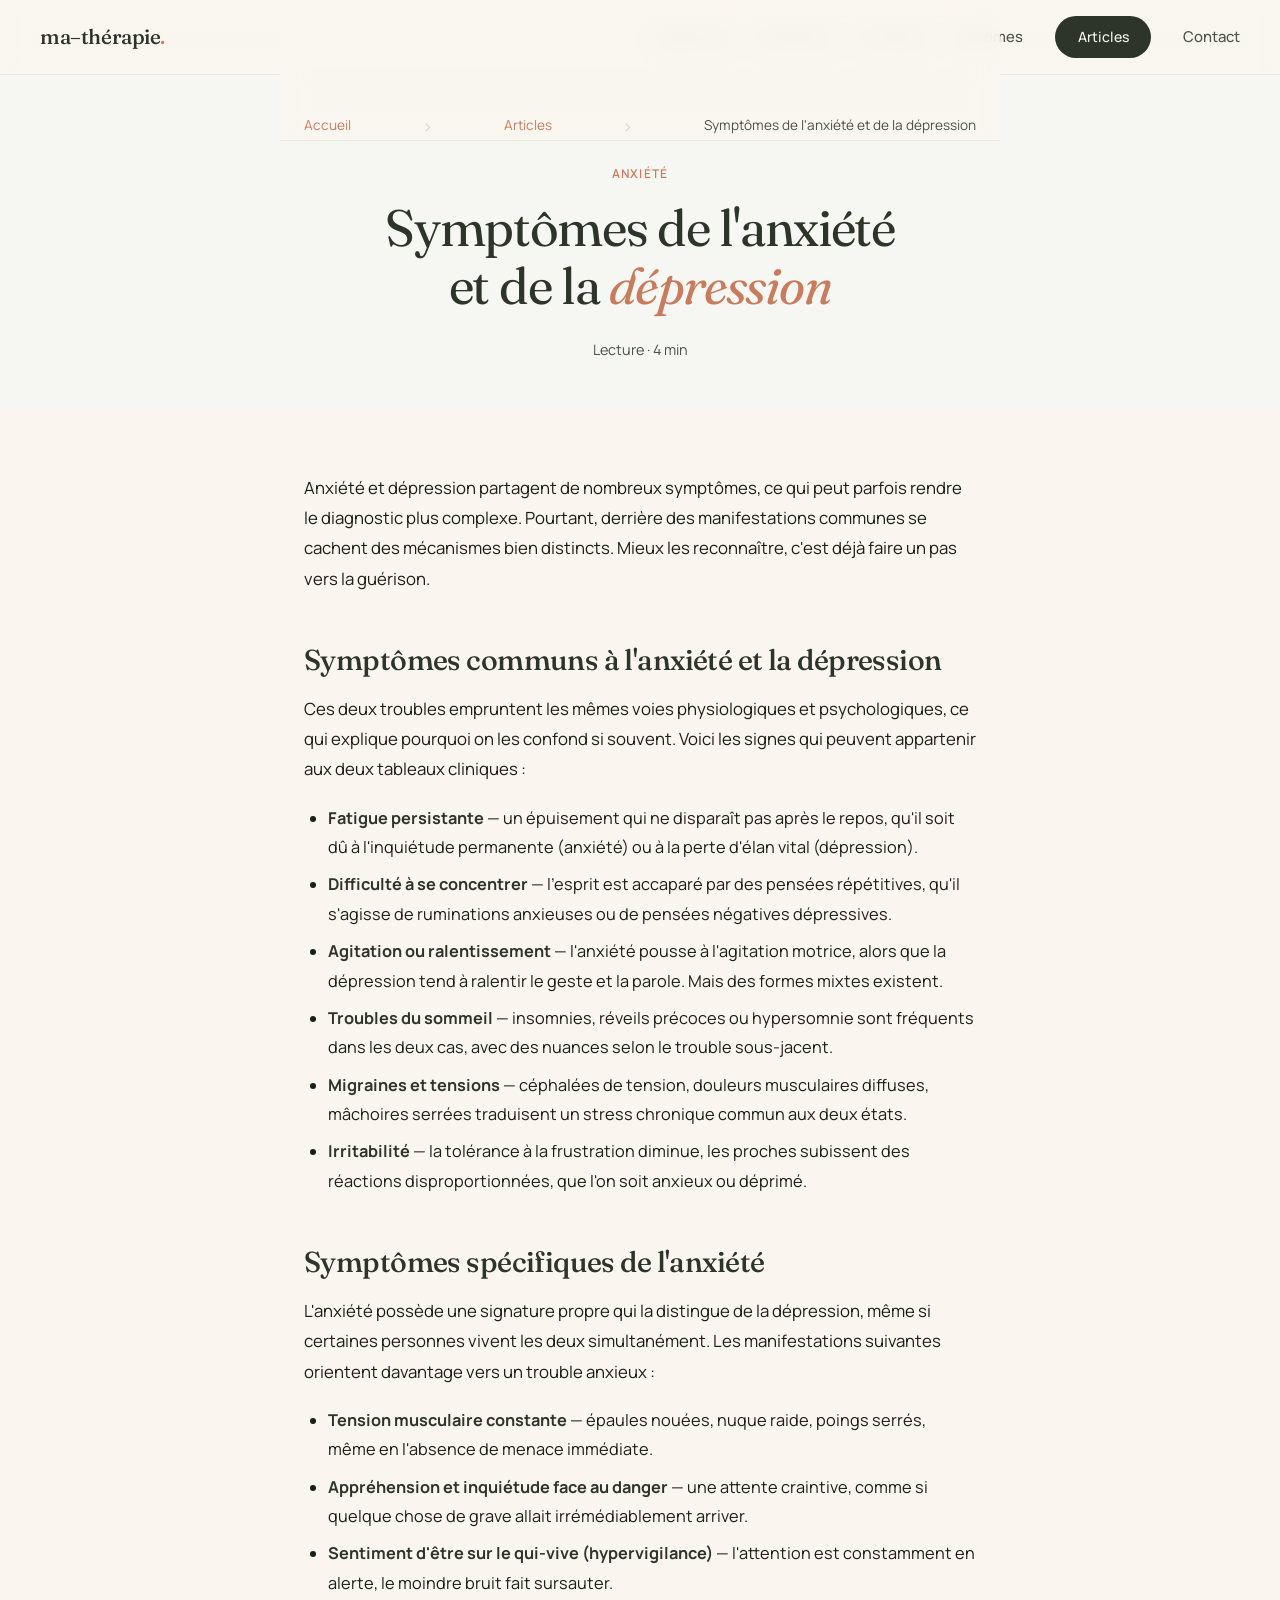
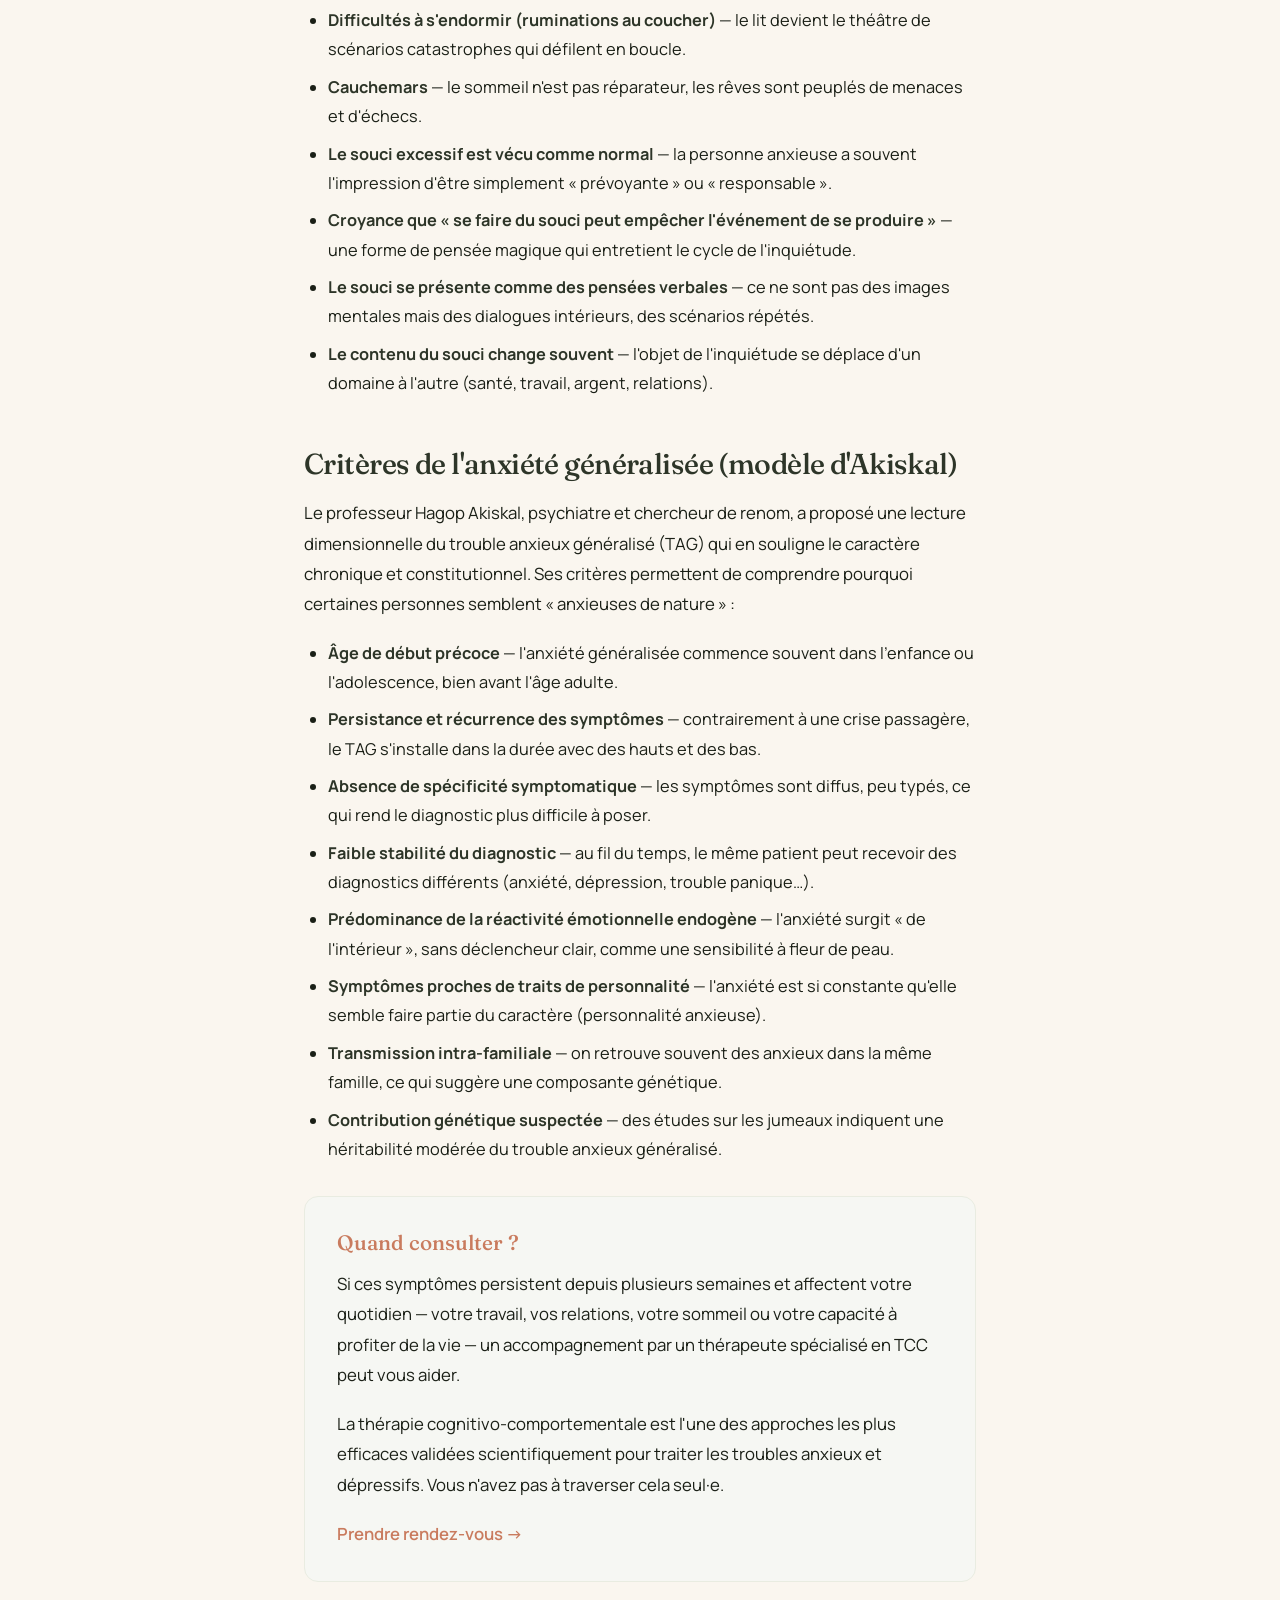
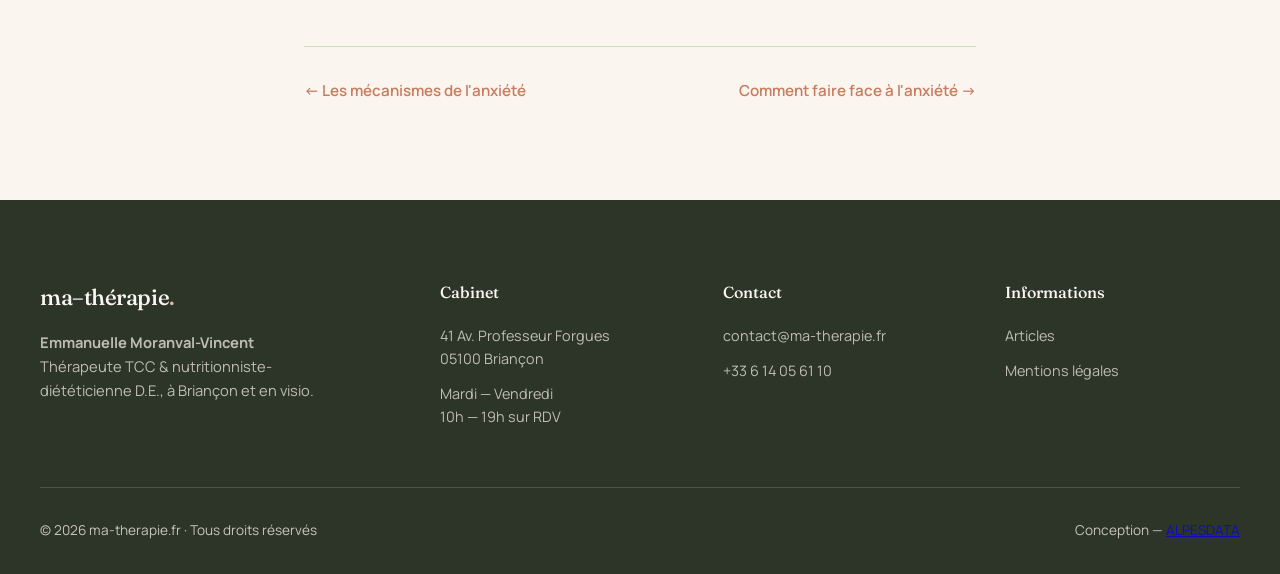
<file: articles/symptomes-anxiete.html>
<!DOCTYPE html>
<html lang="fr">
<head>
<meta charset="UTF-8">
<meta name="viewport" content="width=device-width, initial-scale=1.0">
<title>Symptômes de l'anxiété et de la dépression — ma-therapie.fr | Emmanuelle Moranval-Vincent</title>
    <link rel="icon" type="image/svg+xml" href="/favicon.svg">
    <link rel="icon" type="image/png" sizes="32x32" href="/favicon-32.png">
    <link rel="icon" type="image/png" sizes="16x16" href="/favicon-16.png">
    <link rel="apple-touch-icon" href="/favicon-192.png">
<meta name="description" content="Anxiété et dépression partagent de nombreux symptômes. Découvrez les points communs, les différences et les critères diagnostiques du trouble anxieux généralisé.">
<meta property="og:type" content="article">
  <meta property="og:url" content="https://ma-therapie.fr/articles/symptomes-anxiete.html">
  <meta property="og:title" content="Symptômes de l'anxiété et de la dépression — ma-therapie.fr | Emmanuelle Moranval-Vincent">
  <meta property="og:description" content="Anxiété et dépression partagent de nombreux symptômes. Points communs, différences et critères diagnostiques du trouble anxieux généralisé.">
  <meta property="og:image" content="https://ma-therapie.fr/img/therapeute.jpg">
  <meta property="og:image:width" content="1200">
  <meta property="og:image:height" content="630">
  <meta property="og:locale" content="fr_FR">
  <meta name="twitter:card" content="summary_large_image">
  <meta name="twitter:title" content="Symptômes de l'anxiété et de la dépression — ma-therapie.fr | Emmanuelle Moranval-Vincent">
  <meta name="twitter:description" content="Anxiété et dépression partagent de nombreux symptômes. Points communs, différences et critères diagnostiques du trouble anxieux généralisé.">
  <link rel="canonical" href="https://ma-therapie.fr/articles/symptomes-anxiete.html">
  <script type="application/ld+json">
{
    "@context": "https://schema.org",
    "@type": "Article",
    "headline": "Symptômes de l'anxiété et de la dépression",
    "description": "Anxiété et dépression partagent de nombreux symptômes. Points communs, différences et critères diagnostiques du trouble anxieux généralisé.",
    "author": {
        "@type": "Person",
        "name": "Emmanuelle Moranval-Vincent"
    },
    "publisher": {
        "@type": "Organization",
        "name": "ma-therapie.fr"
    },
    "url": "https://ma-therapie.fr/articles/symptomes-anxiete.html"
}
  </script>

<script type="application/ld+json">
{
    "@context": "https://schema.org",
    "@type": "BreadcrumbList",
    "itemListElement": [
        {"@type": "ListItem", "position": 1, "name": "Accueil", "item": "https://ma-therapie.fr/"},
        {"@type": "ListItem", "position": 2, "name": "Articles", "item": "https://ma-therapie.fr/articles/"},
        {"@type": "ListItem", "position": 3, "name": "Symptômes de l'anxiété et de la dépression", "item": "https://ma-therapie.fr/articles/symptomes-anxiete.html"}
    ]
}
  </script>
    <link rel="preconnect" href="https://fonts.googleapis.com">
    <link rel="preconnect" href="https://fonts.gstatic.com" crossorigin>
    <link rel="preload" href="https://fonts.googleapis.com/css2?family=Fraunces:ital,opsz,wght@0,9..144,300;0,9..144,400;0,9..144,500;0,9..144,600;1,9..144,400&family=Manrope:wght@300;400;500;600;700&display=swap" as="style" onload="this.onload=null;this.rel='stylesheet'">
    <noscript><link rel="stylesheet" href="https://fonts.googleapis.com/css2?family=Fraunces:ital,opsz,wght@0,9..144,300;0,9..144,400;0,9..144,500;0,9..144,600;1,9..144,400&family=Manrope:wght@300;400;500;600;700&display=swap"></noscript>
    <style>
/* === MA-THÉRAPIE.FR — Design System === */

:root {
  --sage-50: #f6f7f3;
  --sage-100: #e9ece1;
  --sage-200: #d4dac3;
  --sage-400: #8a9a78;
  --sage-600: #4f5d43;
  --sage-800: #2d3528;
  --clay: #c97b5e;
  --clay-light: #e8b8a3;
  --cream: #faf6ef;
  --ink: #1a1f16;
  --ink-soft: #4a524a;
  --white: #ffffff;

  --radius-sm: 8px;
  --radius-md: 14px;
  --radius-lg: 20px;
  --radius-full: 100px;
}

* { margin: 0; padding: 0; box-sizing: border-box; }
html { scroll-behavior: smooth; }

body {
  font-family: 'Manrope', sans-serif;
  color: var(--ink);
  background: var(--cream);
  line-height: 1.6;
  -webkit-font-smoothing: antialiased;
}

.serif { font-family: 'Fraunces', serif; font-weight: 400; letter-spacing: -0.02em; }
.italic { font-style: italic; }

img { max-width: 100%; height: auto; display: block; }

.container {
  max-width: 1200px;
  margin: 0 auto;
  padding: 0 1.5rem;
}

/* === BUTTONS === */
.btn-primary, .btn-secondary {
  padding: 0.9rem 1.8rem;
  border-radius: var(--radius-full);
  font-size: 0.95rem;
  font-weight: 600;
  text-decoration: none;
  transition: all 0.3s cubic-bezier(0.4, 0, 0.2, 1);
  display: inline-flex;
  align-items: center;
  gap: 0.6rem;
  border: none;
  cursor: pointer;
}
.btn-primary {
  background: var(--clay);
  color: var(--white);
  box-shadow: 0 4px 20px rgba(201, 123, 94, 0.25);
}
.btn-primary:hover {
  background: var(--sage-800);
  transform: translateY(-2px);
  box-shadow: 0 8px 28px rgba(45, 53, 40, 0.3);
}
.btn-secondary {
  background: transparent;
  color: var(--sage-800);
  border: 1.5px solid var(--sage-200);
}
.btn-secondary:hover { border-color: var(--sage-800); background: var(--white); }

/* === NAV === */
nav {
  position: fixed;
  top: 0; left: 0; right: 0;
  z-index: 100;
  padding: 1rem 1.5rem;
  background: rgba(250, 246, 239, 0.88);
  backdrop-filter: blur(12px);
  -webkit-backdrop-filter: blur(12px);
  display: flex;
  justify-content: space-between;
  align-items: center;
  border-bottom: 1px solid rgba(138, 154, 120, 0.15);
}
.nav-inner { max-width: 1200px; margin: 0 auto; display: flex; justify-content: space-between; align-items: center; width: 100%; padding: 0; }

.logo {
  font-family: 'Fraunces', serif;
  font-size: 1.3rem;
  font-weight: 500;
  letter-spacing: -0.02em;
  color: var(--sage-800);
  text-decoration: none;
}
.logo em { color: var(--clay); font-style: normal; }

.nav-links { display: flex; gap: 2rem; align-items: center; }
.nav-links a {
  color: var(--ink-soft);
  text-decoration: none;
  font-size: 0.93rem;
  font-weight: 500;
  transition: color 0.2s;
}
.nav-links a:hover { color: var(--clay); }

.nav-cta {
  background: var(--sage-800);
  color: var(--cream) !important;
  padding: 0.6rem 1.4rem;
  border-radius: var(--radius-full);
  font-size: 0.88rem !important;
  transition: all 0.3s;
}
.nav-cta:hover { background: var(--clay); color: var(--white) !important; }

/* Hamburger */
.hamburger { display: none; flex-direction: column; gap: 5px; cursor: pointer; padding: 4px; background: none; border: none; }
.hamburger span { width: 24px; height: 2px; background: var(--sage-800); border-radius: 2px; transition: all 0.3s; }

/* === SECTION HEADERS === */
.eyebrow {
  display: inline-flex;
  align-items: center;
  gap: 0.6rem;
  font-size: 0.82rem;
  font-weight: 600;
  letter-spacing: 0.12em;
  text-transform: uppercase;
  color: var(--sage-600);
  margin-bottom: 1.5rem;
}
.eyebrow::before {
  content: '';
  width: 28px; height: 1.5px;
  background: var(--clay);
}

.section-title {
  font-family: 'Fraunces', serif;
  font-size: clamp(2rem, 4vw, 3.2rem);
  line-height: 1.1;
  letter-spacing: -0.025em;
  font-weight: 400;
}
.section-title em { font-style: italic; }
.section-lead {
  font-size: 1.05rem;
  color: var(--ink-soft);
  line-height: 1.7;
  max-width: 640px;
  margin-top: 1rem;
}

/* === FOOTER === */
footer {
  background: var(--sage-800);
  color: var(--cream);
  padding: 5rem 1.5rem 2rem;
}
.footer-grid {
  max-width: 1200px;
  margin: 0 auto;
  display: grid;
  grid-template-columns: 1.5fr 1fr 1fr 1fr;
  gap: 3rem;
  padding-bottom: 3rem;
  border-bottom: 1px solid rgba(250, 246, 239, 0.15);
}
.footer-brand .logo { color: var(--cream); font-size: 1.4rem; margin-bottom: 1rem; display: block; }
.footer-brand p { opacity: 0.7; font-size: 0.92rem; line-height: 1.6; max-width: 320px; }
.footer-col h4 { font-family: 'Fraunces', serif; font-size: 1rem; margin-bottom: 1.2rem; font-weight: 500; }
.footer-col a, .footer-col p { display: block; color: var(--cream); opacity: 0.7; text-decoration: none; font-size: 0.9rem; margin-bottom: 0.7rem; transition: opacity 0.2s; }
.footer-col a:hover { opacity: 1; color: var(--clay-light); }
.footer-bottom { max-width: 1200px; margin: 2rem auto 0; display: flex; justify-content: space-between; font-size: 0.85rem; opacity: 0.75; }

/* === MOBILE NAV === */
@media (max-width: 900px) {
  .hamburger { display: flex; }
  .nav-links {
    position: fixed;
    top: 64px; left: 0; right: 0;
    background: var(--cream);
    flex-direction: column;
    padding: 2rem;
    gap: 1.5rem;
    border-bottom: 1px solid var(--sage-200);
    transform: translateY(-100%);
    opacity: 0;
    pointer-events: none;
    transition: all 0.3s;
  }
  .nav-links.open { transform: translateY(0); opacity: 1; pointer-events: all; }
  .nav-links a { font-size: 1.1rem; }
  
  .footer-grid { grid-template-columns: 1fr; }
  .footer-bottom { flex-direction: column; gap: 0.5rem; text-align: center; }
}


/* === SECTION STYLES (moved from index.html inline) === */
/* === HERO === */
.hero {
  min-height: 100vh;
  padding: 7rem 1.5rem 4rem;
  display: grid;
  grid-template-columns: 1.1fr 0.9fr;
  gap: 4rem;
  align-items: center;
  position: relative;
  overflow: hidden;
  max-width: 1200px;
  margin: 0 auto;
}
.hero::before {
  content: '';
  position: absolute;
  top: -20%; right: -10%;
  width: 60%; height: 80%;
  background: radial-gradient(circle, var(--sage-100) 0%, transparent 60%);
  z-index: 0;
}
.hero-content { position: relative; z-index: 2; }

.hero h1 {
  font-family: 'Fraunces', serif;
  font-size: clamp(2.6rem, 5.5vw, 4.8rem);
  line-height: 1.02;
  letter-spacing: -0.035em;
  color: var(--sage-800);
  margin-bottom: 1.8rem;
  font-weight: 400;
}
.hero h1 em { font-style: italic; color: var(--clay); font-weight: 300; }

.hero-desc {
  font-size: 1.1rem;
  color: var(--ink-soft);
  max-width: 520px;
  margin-bottom: 2.5rem;
  line-height: 1.7;
}

.cta-group { display: flex; gap: 1rem; flex-wrap: wrap; }

.hero-signals {
  display: flex;
  gap: 2.5rem;
  margin-top: 3rem;
  padding-top: 2rem;
  border-top: 1px solid var(--sage-200);
}
.signal-item .num {
  font-family: 'Fraunces', serif;
  font-size: 2rem;
  color: var(--clay);
  line-height: 1;
  font-weight: 500;
}
.signal-item .lbl {
  font-size: 0.82rem;
  color: var(--ink-soft);
  margin-top: 0.4rem;
}

/* Hero visual */
.hero-visual { position: relative; z-index: 1; height: 580px; }
.portrait-frame {
  position: absolute;
  top: 50%; left: 50%;
  transform: translate(-50%, -50%);
  width: 85%;
  max-width: 400px;
  aspect-ratio: 4/5;
  border-radius: 240px 240px 16px 16px;
  background:
    linear-gradient(135deg, rgba(201,123,94,0.15), rgba(138,154,120,0.25)),
    url('img/therapeute.jpg') center/cover;
  box-shadow: 0 30px 80px rgba(45, 53, 40, 0.2);
}
.portrait-frame::after {
  content: '';
  position: absolute;
  inset: -8px;
  border: 1px solid var(--sage-400);
  border-radius: 248px 248px 24px 24px;
  opacity: 0.4;
}
.floating-badge {
  position: absolute;
  background: var(--white);
  padding: 1rem 1.3rem;
  border-radius: var(--radius-md);
  box-shadow: 0 12px 40px rgba(45, 53, 40, 0.12);
  display: flex;
  align-items: center;
  gap: 0.8rem;
  font-size: 0.9rem;
}
.floating-badge .dot {
  width: 10px; height: 10px;
  border-radius: 50%;
  background: #4ade80;
  box-shadow: 0 0 0 4px rgba(74, 222, 128, 0.2);
  animation: pulse 2s infinite;
}
@keyframes pulse {
  0%, 100% { box-shadow: 0 0 0 4px rgba(74, 222, 128, 0.2); }
  50% { box-shadow: 0 0 0 8px rgba(74, 222, 128, 0.1); }
}
.badge-1 { top: 12%; left: -3%; }
.badge-2 { bottom: 10%; right: -3%; font-family: 'Fraunces', serif; font-size: 0.88rem; color: var(--sage-800); }
.badge-2 .stars { color: var(--clay); font-size: 1rem; }

/* === APPROACH === */
.approach {
  padding: 8rem 1.5rem;
  background: var(--sage-800);
  color: var(--cream);
  position: relative;
}
.approach h2 em { color: var(--clay-light); }
.approach .section-lead { color: rgba(250, 246, 239, 0.85); }

.approach-grid {
  display: grid;
  grid-template-columns: repeat(2, 1fr);
  gap: 2rem;
  margin-top: 3rem;
}
.approach-card {
  background: rgba(250, 246, 239, 0.04);
  border: 1px solid rgba(250, 246, 239, 0.1);
  border-radius: var(--radius-lg);
  padding: 2.5rem;
  transition: all 0.4s;
}
.approach-card:hover {
  background: rgba(250, 246, 239, 0.08);
  transform: translateY(-4px);
}
.card-num {
  font-family: 'Fraunces', serif;
  font-size: 0.95rem;
  color: var(--clay-light);
  letter-spacing: 0.15em;
  margin-bottom: 1.5rem;
}
.card-title {
  font-family: 'Fraunces', serif;
  font-size: 1.8rem;
  font-weight: 400;
  margin-bottom: 1rem;
  letter-spacing: -0.02em;
}
.card-title em { font-style: italic; color: var(--clay-light); }
.card-desc {
  font-size: 0.98rem;
  opacity: 0.85;
  line-height: 1.7;
  margin-bottom: 1.5rem;
}
.card-tags { display: flex; flex-wrap: wrap; gap: 0.5rem; }
.tag {
  font-size: 0.78rem;
  padding: 0.3rem 0.8rem;
  border: 1px solid rgba(250, 246, 239, 0.2);
  border-radius: var(--radius-full);
  color: var(--cream);
  opacity: 0.85;
}

/* === EXPERTISE === */
.expertise {
  padding: 8rem 1.5rem;
  background: var(--cream);
}
.expertise h2 em { color: var(--clay); }
.expertise .subtitle {
  color: var(--ink-soft);
  font-size: 1.05rem;
  margin-bottom: 4rem;
  max-width: 580px;
}
.expertise-grid {
  display: grid;
  grid-template-columns: repeat(3, 1fr);
  gap: 1.2rem;
}
.expertise-item {
  background: var(--white);
  padding: 2rem 1.8rem;
  border-radius: 16px;
  border: 1px solid var(--sage-100);
  transition: all 0.3s;
  cursor: pointer;
  text-decoration: none;
  display: block;
  color: inherit;
}
.expertise-item:hover {
  border-color: var(--clay);
  transform: translateY(-3px);
  box-shadow: 0 15px 40px rgba(45, 53, 40, 0.08);
}
.exp-icon {
  width: 44px; height: 44px;
  background: var(--sage-100);
  border-radius: 12px;
  display: flex;
  align-items: center;
  justify-content: center;
  margin-bottom: 1.2rem;
  font-size: 1.3rem;
}
.expertise-item:hover .exp-icon { background: var(--clay-light); }
.exp-title {
  font-family: 'Fraunces', serif;
  font-size: 1.25rem;
  color: var(--sage-800);
  margin-bottom: 0.5rem;
  font-weight: 500;
}
.exp-desc {
  font-size: 0.9rem;
  color: var(--ink-soft);
  line-height: 1.55;
}

/* === BLOG PREVIEW === */
.blog-preview {
  padding: 8rem 1.5rem;
  background: var(--sage-50);
}
.blog-preview h2 em { color: var(--clay); }
.article-grid {
  display: grid;
  grid-template-columns: repeat(3, 1fr);
  gap: 1.5rem;
  margin-top: 4rem;
}
.article-card {
  background: var(--white);
  border-radius: var(--radius-md);
  overflow: hidden;
  border: 1px solid var(--sage-100);
  transition: all 0.3s;
  text-decoration: none;
  color: inherit;
  display: flex;
  flex-direction: column;
}
.article-card:hover {
  transform: translateY(-4px);
  box-shadow: 0 15px 40px rgba(45, 53, 40, 0.1);
  border-color: var(--clay-light);
}
.article-card .thumb {
  height: 180px;
  background: var(--sage-100);
  display: flex;
  align-items: center;
  justify-content: center;
  font-size: 3rem;
}
.article-card .body { padding: 1.5rem; flex: 1; display: flex; flex-direction: column; }
.article-card .cat {
  font-size: 0.75rem;
  text-transform: uppercase;
  letter-spacing: 0.1em;
  color: var(--clay);
  font-weight: 600;
  margin-bottom: 0.5rem;
}
.article-card h3 {
  font-family: 'Fraunces', serif;
  font-size: 1.2rem;
  font-weight: 500;
  color: var(--sage-800);
  margin-bottom: 0.5rem;
  line-height: 1.35;
}
.article-card .excerpt {
  font-size: 0.88rem;
  color: var(--ink-soft);
  line-height: 1.55;
  flex: 1;
}
.article-card .read-more {
  margin-top: 1rem;
  font-size: 0.85rem;
  color: var(--clay);
  font-weight: 600;
}

/* === ABOUT === */
.about {
  padding: 8rem 1.5rem;
  background: var(--sage-50);
}
.about-inner {
  max-width: 1200px;
  margin: 0 auto;
  display: grid;
  grid-template-columns: 0.9fr 1.1fr;
  gap: 5rem;
  align-items: center;
}
.about-visual {
  aspect-ratio: 3/4;
  border-radius: 12px;
  background:
    linear-gradient(135deg, rgba(201,123,94,0.1), rgba(45,53,40,0.2)),
    url('img/cabinet.jpg') center/cover;
  position: relative;
  box-shadow: 0 20px 60px rgba(45, 53, 40, 0.15);
}
.about-quote {
  position: absolute;
  bottom: -40px; right: -40px;
  background: var(--cream);
  padding: 1.8rem 2rem;
  border-radius: 8px;
  max-width: 280px;
  font-family: 'Fraunces', serif;
  font-style: italic;
  font-size: 1.05rem;
  color: var(--sage-800);
  line-height: 1.5;
  box-shadow: 0 15px 45px rgba(45, 53, 40, 0.12);
}
.about-quote::before {
  content: '"';
  position: absolute;
  top: -10px; left: 15px;
  font-size: 4rem;
  color: var(--clay);
  font-family: 'Fraunces', serif;
  line-height: 1;
}
.about h2 em { color: var(--clay); font-weight: 300; }
.about p {
  color: var(--ink-soft);
  font-size: 1rem;
  margin-bottom: 1.2rem;
  line-height: 1.75;
}
.credentials {
  margin-top: 2rem;
  padding-top: 2rem;
  border-top: 1px solid var(--sage-200);
  display: grid;
  grid-template-columns: 1fr 1fr;
  gap: 1.5rem;
}
.cred-item {
  font-size: 0.9rem;
  color: var(--sage-800);
  display: flex;
  align-items: flex-start;
  gap: 0.6rem;
}
.cred-item::before {
  content: '✓';
  color: var(--clay);
  font-weight: 700;
  flex-shrink: 0;
}

/* === DIPLOMAS === */
.diplomas {
  padding: 8rem 1.5rem;
  background: var(--cream);
  position: relative;
  overflow: hidden;
}
.diplomas::before {
  content: '';
  position: absolute;
  top: 10%; left: -10%;
  width: 500px; height: 500px;
  background: radial-gradient(circle, var(--sage-100) 0%, transparent 65%);
  z-index: 0;
}
.diplomas-inner { max-width: 1100px; margin: 0 auto; position: relative; z-index: 1; }

.diplomas-header {
  display: grid;
  grid-template-columns: 1fr 1fr;
  gap: 4rem;
  align-items: end;
  margin-bottom: 5rem;
}
.diplomas h2 em { color: var(--clay); }
.diplomas .header-text {
  color: var(--ink-soft);
  font-size: 1.02rem;
  line-height: 1.7;
}

.timeline { position: relative; padding-left: 3rem; }
.timeline::before {
  content: '';
  position: absolute;
  left: 11px;
  top: 12px;
  bottom: 12px;
  width: 1px;
  background: linear-gradient(to bottom, var(--clay) 0%, var(--sage-400) 50%, transparent 100%);
}
.timeline-item {
  position: relative;
  padding: 1.8rem 2rem;
  margin-bottom: 1.2rem;
  display: grid;
  grid-template-columns: 110px 1fr auto;
  gap: 2.5rem;
  align-items: center;
  background: var(--white);
  border-radius: var(--radius-md);
  margin-left: -1rem;
  border: 1px solid var(--sage-100);
  transition: all 0.3s;
}
.timeline-item:hover {
  transform: translateX(6px);
  border-color: var(--clay-light);
  box-shadow: 0 10px 30px rgba(45, 53, 40, 0.07);
}
.timeline-dot {
  position: absolute;
  left: -2.8rem;
  top: 50%;
  transform: translateY(-50%);
  width: 24px; height: 24px;
  border-radius: 50%;
  background: var(--cream);
  border: 2px solid var(--clay);
  display: flex;
  align-items: center;
  justify-content: center;
}
.timeline-dot::after {
  content: '';
  width: 8px; height: 8px;
  border-radius: 50%;
  background: var(--clay);
}
.timeline-year {
  font-family: 'Fraunces', serif;
  font-size: 1.5rem;
  color: var(--clay);
  font-weight: 500;
  letter-spacing: -0.01em;
}
.timeline-content .dipl-title {
  font-family: 'Fraunces', serif;
  font-size: 1.22rem;
  color: var(--sage-800);
  font-weight: 500;
  margin-bottom: 0.35rem;
}
.timeline-content .dipl-institution {
  font-size: 0.88rem;
  color: var(--ink-soft);
  line-height: 1.5;
}
.timeline-badge {
  font-size: 0.72rem;
  padding: 0.35rem 0.9rem;
  border-radius: var(--radius-full);
  background: var(--sage-100);
  color: var(--sage-800);
  font-weight: 600;
  letter-spacing: 0.06em;
  text-transform: uppercase;
  white-space: nowrap;
}
.timeline-badge.accent { background: var(--clay); color: var(--white); }

.diplomas-footer {
  margin-top: 3rem;
  padding: 1.8rem 2rem;
  background: var(--sage-800);
  color: var(--cream);
  border-radius: var(--radius-md);
  display: flex;
  align-items: center;
  gap: 1.5rem;
  font-size: 0.95rem;
}
.diplomas-footer .icon { font-size: 1.8rem; flex-shrink: 0; }
.diplomas-footer strong { color: var(--clay-light); }

/* === BOOKING === */
.booking {
  padding: 8rem 1.5rem;
  background: var(--clay);
  color: var(--white);
  text-align: center;
  position: relative;
  overflow: hidden;
}
.booking::before {
  content: '';
  position: absolute;
  inset: 0;
  background:
    radial-gradient(circle at 20% 30%, rgba(255,255,255,0.1) 0%, transparent 50%),
    radial-gradient(circle at 80% 70%, rgba(45,53,40,0.2) 0%, transparent 50%);
}
.booking-inner { position: relative; }
.booking h2 em { color: rgba(255,255,255,0.85); }
.booking p {
  font-size: 1.1rem;
  opacity: 0.92;
  margin-bottom: 2.5rem;
  line-height: 1.65;
}
.booking .cta-group { justify-content: center; }
.booking .btn-primary { background: var(--cream); color: var(--sage-800); }
.booking .btn-primary:hover { background: var(--sage-800); color: var(--cream); }
.booking .btn-secondary { color: var(--white); border-color: rgba(255,255,255,0.4); }
.booking .btn-secondary:hover { background: rgba(255,255,255,0.1); border-color: var(--white); }

/* === RESPONSIVE === */
@media (max-width: 900px) {
  .hero { grid-template-columns: 1fr; gap: 3rem; padding: 7rem 1.5rem 3rem; }
  .hero-visual { height: 420px; }
  .approach-grid, .expertise-grid, .article-grid { grid-template-columns: 1fr; }
  .about-inner { grid-template-columns: 1fr; gap: 3rem; }
  .diplomas-header { grid-template-columns: 1fr; gap: 1.5rem; margin-bottom: 3rem; }
  .timeline { padding-left: 2rem; }
  .timeline-item { grid-template-columns: 1fr; gap: 0.5rem; padding: 1.5rem; margin-left: 0; }
  .timeline-item:hover { transform: none; }
  .timeline-dot { left: -2.3rem; }
  .timeline-year { font-size: 1.2rem; }
  .diplomas-footer { flex-direction: column; text-align: center; }
  .about-quote { position: static; margin-top: 1.5rem; max-width: 100%; }
  .credentials { grid-template-columns: 1fr; }
}

/* === FADE IN === */
.fade-in { opacity: 0; transform: translateY(30px); transition: all 0.8s cubic-bezier(0.4, 0, 0.2, 1); }
.fade-in.visible { opacity: 1; transform: translateY(0); }
/* === BREADCRUMB === */
.breadcrumb {
  max-width: 720px;
  margin: 0 auto;
  padding: 7rem 1.5rem 0;
  font-size: 0.85rem;
  color: var(--ink-soft);
}
.breadcrumb a {
  color: var(--clay);
  text-decoration: none;
  transition: opacity 0.2s;
}
.breadcrumb a:hover { opacity: 0.7; }
.breadcrumb .sep {
  margin: 0 0.5rem;
  color: var(--sage-200);
  font-size: 1.1rem;
}
.breadcrumb [aria-current="page"] {
  color: var(--ink-soft);
}
@media (max-width: 900px) {
  .breadcrumb { padding: 7rem 1rem 0; font-size: 0.8rem; }
}

/* === ARTICLE PAGE STYLES === */
.article-page .page-header {
  padding: 10rem 1.5rem 3rem;
  background: var(--sage-50);
}
.article-page .page-header .container { max-width: 800px; margin: 0 auto; text-align: center; }
.article-page .page-header .cat {
  display: inline-block;
  font-size: 0.75rem;
  text-transform: uppercase;
  letter-spacing: 0.1em;
  color: var(--clay);
  font-weight: 600;
  margin-bottom: 1rem;
}
.article-page .page-header h1 {
  font-family: 'Fraunces', serif;
  font-size: clamp(2rem, 4vw, 3.2rem);
  font-weight: 400;
  color: var(--sage-800);
  line-height: 1.12;
  letter-spacing: -0.025em;
}
.article-page .page-header h1 em { color: var(--clay); font-style: italic; }
.article-page .page-header .meta {
  margin-top: 1.5rem;
  font-size: 0.9rem;
  color: var(--ink-soft);
}

.article-content {
  padding: 4rem 1.5rem 6rem;
  background: var(--cream);
}
.article-content .container { max-width: 720px; margin: 0 auto; }

.article-content h2 {
  font-family: 'Fraunces', serif;
  font-size: 1.8rem;
  font-weight: 500;
  color: var(--sage-800);
  margin: 3rem 0 1rem;
  line-height: 1.25;
  letter-spacing: -0.02em;
}
.article-content h3 {
  font-family: 'Fraunces', serif;
  font-size: 1.3rem;
  font-weight: 500;
  color: var(--sage-800);
  margin: 2rem 0 0.8rem;
  line-height: 1.3;
}
.article-content p {
  font-size: 1.05rem;
  line-height: 1.8;
  color: var(--ink);
  margin-bottom: 1.2rem;
}
.article-content ul, .article-content ol {
  margin: 1rem 0 1.5rem 1.5rem;
  line-height: 1.8;
  font-size: 1.02rem;
  color: var(--ink);
}
.article-content li { margin-bottom: 0.5rem; }
.article-content li strong { color: var(--sage-800); }
.article-content blockquote {
  margin: 2rem 0;
  padding: 1.5rem 2rem;
  border-left: 3px solid var(--clay);
  background: var(--sage-50);
  border-radius: 0 var(--radius-sm) var(--radius-sm) 0;
  font-size: 1.05rem;
  line-height: 1.7;
  color: var(--sage-800);
}
.article-content blockquote em { font-style: italic; color: var(--clay); }
.article-content .highlight-box {
  background: var(--sage-50);
  border: 1px solid var(--sage-100);
  border-radius: var(--radius-md);
  padding: 2rem;
  margin: 2rem 0;
}
.article-content .highlight-box h3 {
  font-family: 'Fraunces', serif;
  margin-top: 0;
  color: var(--clay);
}
.article-content hr {
  border: none;
  border-top: 1px solid var(--sage-200);
  margin: 3rem 0;
}
.article-content .article-nav {
  display: flex;
  justify-content: space-between;
  gap: 1rem;
  margin-top: 4rem;
  padding-top: 2rem;
  border-top: 1px solid var(--sage-200);
}
.article-nav a {
  color: var(--clay);
  text-decoration: none;
  font-weight: 600;
  font-size: 0.95rem;
  transition: color 0.2s;
}
.article-nav a:hover { color: var(--sage-800); }
.article-nav .next { text-align: right; }

@media (max-width: 900px) {
  .article-content h2 { font-size: 1.5rem; }
  .article-content .article-nav { flex-direction: column; text-align: center; }
}

    </style>
</head>
<body class="article-page">

<nav>
  <div class="nav-inner">
    <a href="/" class="logo">ma–thérapie<em>.</em></a>
    <button class="hamburger" aria-label="Menu"><span></span><span></span><span></span></button>
    <div class="nav-links">
      <a href="/#approach">Approche</a>
      <a href="/#expertise">Domaines</a>
      <a href="/#about">À propos</a>
      <a href="/#diplomas">Diplômes</a>
      <a href="." class="nav-cta">Articles</a>
      <a href="/#contact">Contact</a>
    </div>
  </div>
</nav>

<nav class="breadcrumb" aria-label="Fil d'Ariane">
  <a href="../">Accueil</a>
  <span class="sep">›</span>
  <a href=".">Articles</a>
  <span class="sep">›</span>
  <span aria-current="page">Symptômes de l'anxiété et de la dépression</span>
</nav>

<section class="page-header fade-in">
  <div class="container">
    <div class="cat">Anxiété</div>
    <h1>Symptômes de l'anxiété<br>et de la <em>dépression</em></h1>
    <div class="meta">Lecture &middot; 4 min</div>
  </div>
</section>

<article class="article-content">
  <div class="container">

    <p>Anxiété et dépression partagent de nombreux symptômes, ce qui peut parfois rendre le diagnostic plus complexe. Pourtant, derrière des manifestations communes se cachent des mécanismes bien distincts. Mieux les reconnaître, c'est déjà faire un pas vers la guérison.</p>

    <h2>Symptômes communs à l'anxiété et la dépression</h2>

    <p>Ces deux troubles empruntent les mêmes voies physiologiques et psychologiques, ce qui explique pourquoi on les confond si souvent. Voici les signes qui peuvent appartenir aux deux tableaux cliniques :</p>

    <ul>
      <li><strong>Fatigue persistante</strong> — un épuisement qui ne disparaît pas après le repos, qu'il soit dû à l'inquiétude permanente (anxiété) ou à la perte d'élan vital (dépression).</li>
      <li><strong>Difficulté à se concentrer</strong> — l'esprit est accaparé par des pensées répétitives, qu'il s'agisse de ruminations anxieuses ou de pensées négatives dépressives.</li>
      <li><strong>Agitation ou ralentissement</strong> — l'anxiété pousse à l'agitation motrice, alors que la dépression tend à ralentir le geste et la parole. Mais des formes mixtes existent.</li>
      <li><strong>Troubles du sommeil</strong> — insomnies, réveils précoces ou hypersomnie sont fréquents dans les deux cas, avec des nuances selon le trouble sous-jacent.</li>
      <li><strong>Migraines et tensions</strong> — céphalées de tension, douleurs musculaires diffuses, mâchoires serrées traduisent un stress chronique commun aux deux états.</li>
      <li><strong>Irritabilité</strong> — la tolérance à la frustration diminue, les proches subissent des réactions disproportionnées, que l'on soit anxieux ou déprimé.</li>
    </ul>

    <h2>Symptômes spécifiques de l'anxiété</h2>

    <p>L'anxiété possède une signature propre qui la distingue de la dépression, même si certaines personnes vivent les deux simultanément. Les manifestations suivantes orientent davantage vers un trouble anxieux :</p>

    <ul>
      <li><strong>Tension musculaire constante</strong> — épaules nouées, nuque raide, poings serrés, même en l'absence de menace immédiate.</li>
      <li><strong>Appréhension et inquiétude face au danger</strong> — une attente craintive, comme si quelque chose de grave allait irrémédiablement arriver.</li>
      <li><strong>Sentiment d'être sur le qui-vive (hypervigilance)</strong> — l'attention est constamment en alerte, le moindre bruit fait sursauter.</li>
      <li><strong>Difficultés à s'endormir (ruminations au coucher)</strong> — le lit devient le théâtre de scénarios catastrophes qui défilent en boucle.</li>
      <li><strong>Cauchemars</strong> — le sommeil n'est pas réparateur, les rêves sont peuplés de menaces et d'échecs.</li>
      <li><strong>Le souci excessif est vécu comme normal</strong> — la personne anxieuse a souvent l'impression d'être simplement « prévoyante » ou « responsable ».</li>
      <li><strong>Croyance que « se faire du souci peut empêcher l'événement de se produire »</strong> — une forme de pensée magique qui entretient le cycle de l'inquiétude.</li>
      <li><strong>Le souci se présente comme des pensées verbales</strong> — ce ne sont pas des images mentales mais des dialogues intérieurs, des scénarios répétés.</li>
      <li><strong>Le contenu du souci change souvent</strong> — l'objet de l'inquiétude se déplace d'un domaine à l'autre (santé, travail, argent, relations).</li>
    </ul>

    <h2>Critères de l'anxiété généralisée (modèle d'Akiskal)</h2>

    <p>Le professeur Hagop Akiskal, psychiatre et chercheur de renom, a proposé une lecture dimensionnelle du trouble anxieux généralisé (TAG) qui en souligne le caractère chronique et constitutionnel. Ses critères permettent de comprendre pourquoi certaines personnes semblent « anxieuses de nature » :</p>

    <ul>
      <li><strong>Âge de début précoce</strong> — l'anxiété généralisée commence souvent dans l'enfance ou l'adolescence, bien avant l'âge adulte.</li>
      <li><strong>Persistance et récurrence des symptômes</strong> — contrairement à une crise passagère, le TAG s'installe dans la durée avec des hauts et des bas.</li>
      <li><strong>Absence de spécificité symptomatique</strong> — les symptômes sont diffus, peu typés, ce qui rend le diagnostic plus difficile à poser.</li>
      <li><strong>Faible stabilité du diagnostic</strong> — au fil du temps, le même patient peut recevoir des diagnostics différents (anxiété, dépression, trouble panique…).</li>
      <li><strong>Prédominance de la réactivité émotionnelle endogène</strong> — l'anxiété surgit « de l'intérieur », sans déclencheur clair, comme une sensibilité à fleur de peau.</li>
      <li><strong>Symptômes proches de traits de personnalité</strong> — l'anxiété est si constante qu'elle semble faire partie du caractère (personnalité anxieuse).</li>
      <li><strong>Transmission intra-familiale</strong> — on retrouve souvent des anxieux dans la même famille, ce qui suggère une composante génétique.</li>
      <li><strong>Contribution génétique suspectée</strong> — des études sur les jumeaux indiquent une héritabilité modérée du trouble anxieux généralisé.</li>
    </ul>

    <div class="highlight-box">
      <h3>Quand consulter ?</h3>
      <p>Si ces symptômes persistent depuis plusieurs semaines et affectent votre quotidien — votre travail, vos relations, votre sommeil ou votre capacité à profiter de la vie — un accompagnement par un thérapeute spécialisé en TCC peut vous aider.</p>
      <p>La thérapie cognitivo-comportementale est l'une des approches les plus efficaces validées scientifiquement pour traiter les troubles anxieux et dépressifs. Vous n'avez pas à traverser cela seul·e.</p>
      <p style="margin-bottom: 0;"><a href="/#contact" style="color: var(--clay); font-weight: 600; text-decoration: none;">Prendre rendez-vous →</a></p>
    </div>

    <div class="article-nav">
      <a href="mecanismes-anxiete.html" class="prev">← Les mécanismes de l'anxiété</a>
      <a href="anxiete-comment-faire-face.html" class="next">Comment faire face à l'anxiété →</a>
    </div>

  </div>
</article>

<footer id="contact">
  <div class="footer-grid">
    <div class="footer-brand">
      <div class="logo">ma–thérapie<em style="color: var(--clay-light);">.</em></div>
      <p><strong style="color: var(--cream); opacity: 1;">Emmanuelle Moranval-Vincent</strong><br>Thérapeute TCC & nutritionniste-diététicienne D.E., à Briançon et en visio.</p>
    </div>
    <div class="footer-col">
      <h4>Cabinet</h4>
      <p>41 Av. Professeur Forgues<br>05100 Briançon</p>
      <p>Mardi — Vendredi<br>10h — 19h sur RDV</p>
    </div>
    <div class="footer-col">
      <h4>Contact</h4>
      <a href="mailto:contact@ma-therapie.fr">contact@ma-therapie.fr</a>
      <a href="tel:+336****6110">+33 6 14 05 61 10</a>
    </div>
    <div class="footer-col">
      <h4>Informations</h4>
      <a href=".">Articles</a>
      <a href="../mentions-legales.html">Mentions légales</a>
    </div>
  </div>
  <div class="footer-bottom">
    <span>© 2026 ma-therapie.fr · Tous droits réservés</span>
    <span>Conception — <a href="https://alpesdata.com" target="_blank" rel="noopener">ALPESDATA</a></span>
  </div>
</footer>

<script src="../js/main.js"></script>
</body>
</html>
</file>
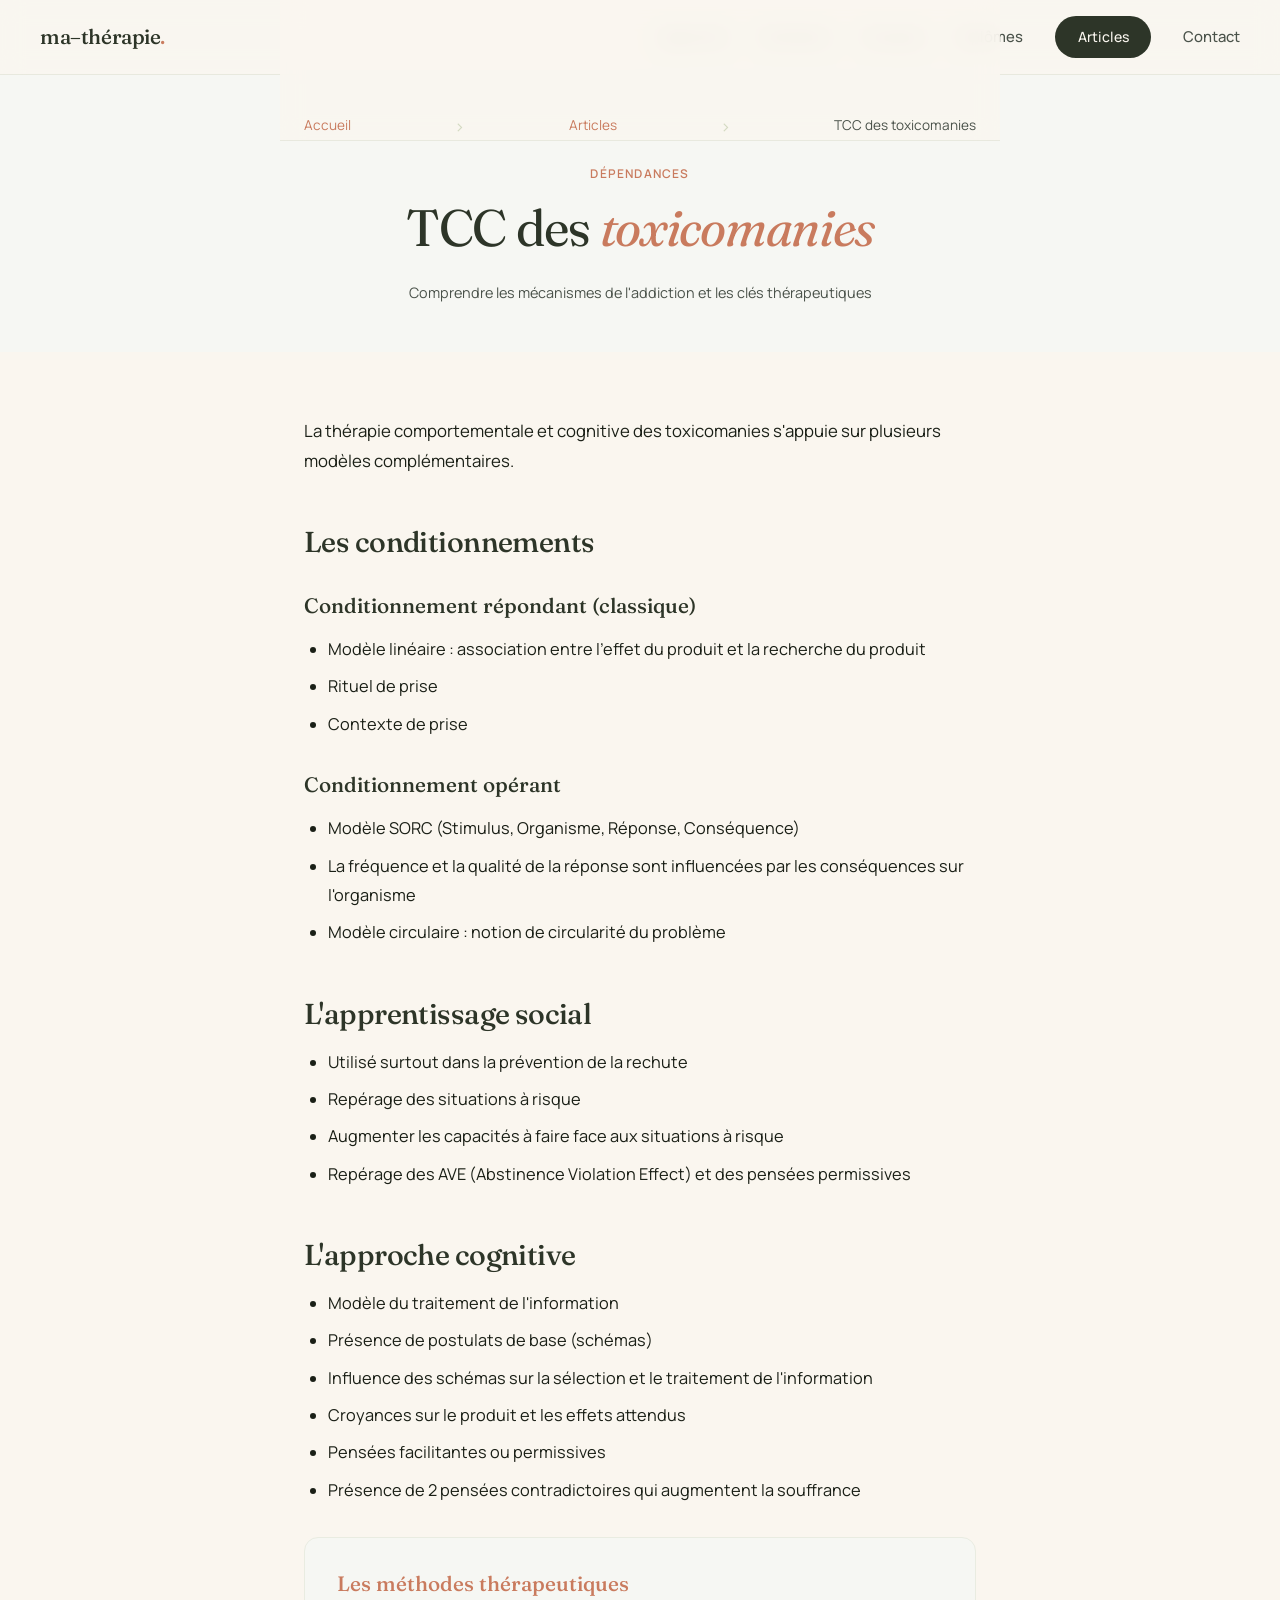
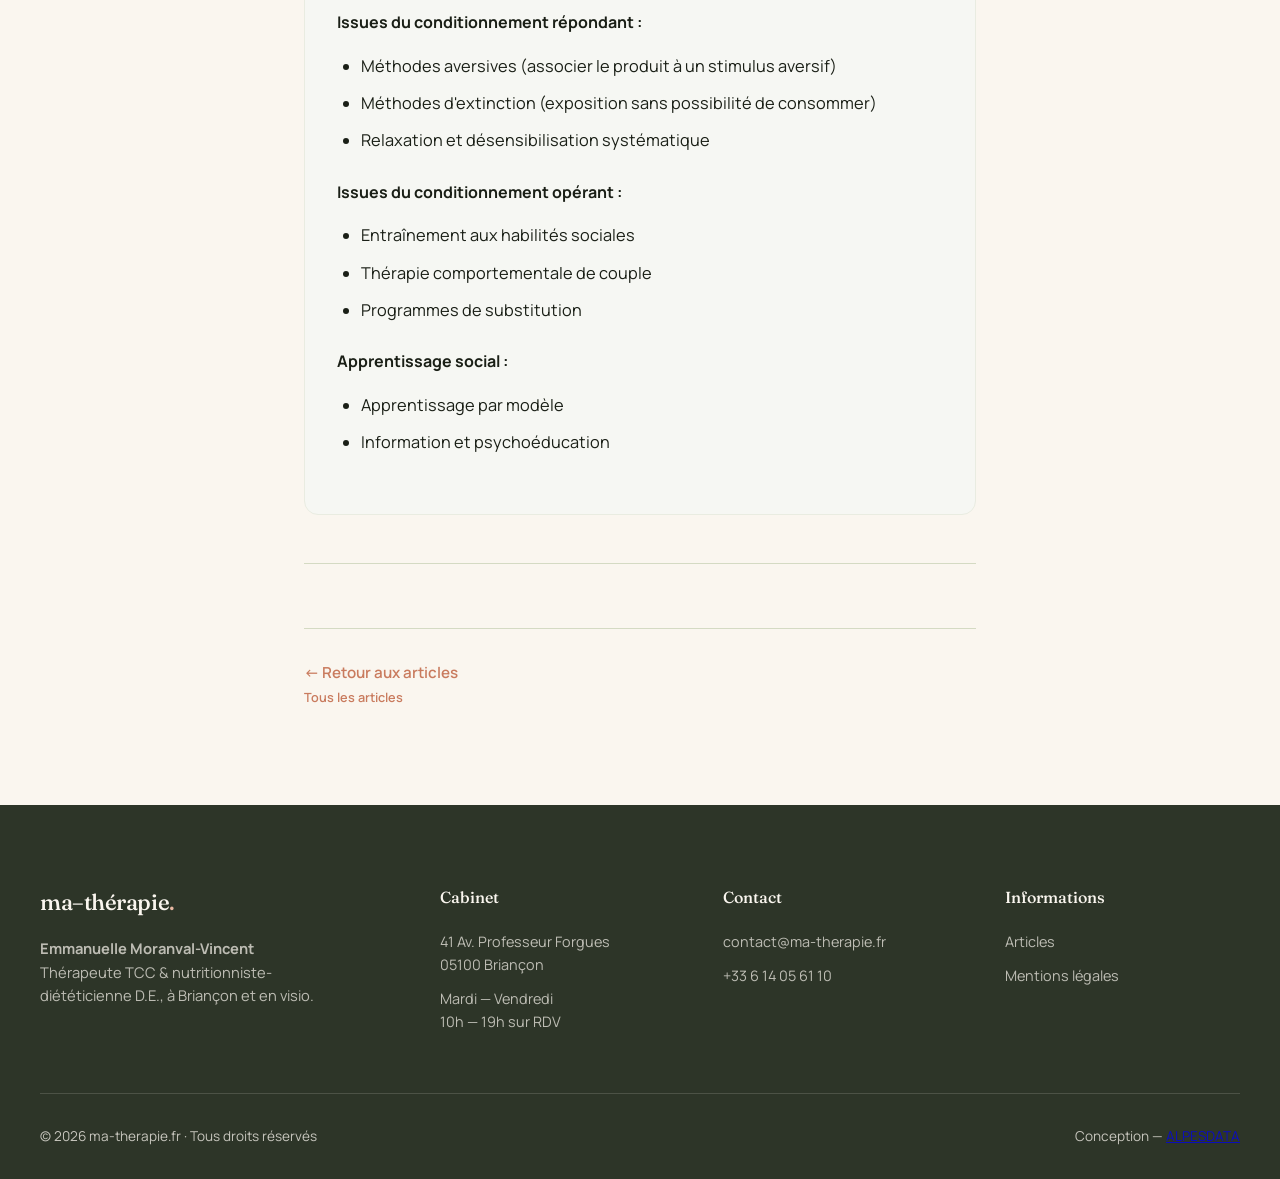
<file: articles/tcc-toxicomanies.html>
<!DOCTYPE html>
<html lang="fr">
<head>
<meta charset="UTF-8">
<meta name="viewport" content="width=device-width, initial-scale=1.0">
<title>TCC des toxicomanies — ma-thérapie.fr | Emmanuelle Moranval-Vincent</title>
    <link rel="icon" type="image/svg+xml" href="/favicon.svg">
    <link rel="icon" type="image/png" sizes="32x32" href="/favicon-32.png">
    <link rel="icon" type="image/png" sizes="16x16" href="/favicon-16.png">
    <link rel="apple-touch-icon" href="/favicon-192.png">
<meta name="description" content="Thérapie comportementale et cognitive des addictions : conditionnements, apprentissage social, approche cognitive et méthodes thérapeutiques par Emmanuelle Moranval-Vincent, thérapeute TCC à Briançon.">
<meta property="og:type" content="article">
  <meta property="og:url" content="https://ma-therapie.fr/articles/tcc-toxicomanies.html">
  <meta property="og:title" content="TCC des toxicomanies — ma-therapie.fr | Emmanuelle Moranval-Vincent">
  <meta property="og:description" content="Les outils de la thérapie comportementale et cognitive appliqués aux addictions : conditionnements, pensées automatiques, prévention de la rechute.">
  <meta property="og:image" content="https://ma-therapie.fr/img/therapeute.jpg">
  <meta property="og:image:width" content="1200">
  <meta property="og:image:height" content="630">
  <meta property="og:locale" content="fr_FR">
  <meta name="twitter:card" content="summary_large_image">
  <meta name="twitter:title" content="TCC des toxicomanies — ma-therapie.fr | Emmanuelle Moranval-Vincent">
  <meta name="twitter:description" content="Les outils de la thérapie comportementale et cognitive appliqués aux addictions : conditionnements, pensées automatiques, prévention de la rechute.">
  <link rel="canonical" href="https://ma-therapie.fr/articles/tcc-toxicomanies.html">
  <script type="application/ld+json">
{
    "@context": "https://schema.org",
    "@type": "Article",
    "headline": "TCC des toxicomanies",
    "description": "Les outils de la thérapie comportementale et cognitive appliqués aux addictions : conditionnements, pensées automatiques, prévention de la rechute.",
    "author": {
        "@type": "Person",
        "name": "Emmanuelle Moranval-Vincent"
    },
    "publisher": {
        "@type": "Organization",
        "name": "ma-therapie.fr"
    },
    "url": "https://ma-therapie.fr/articles/tcc-toxicomanies.html"
}
  </script>

<script type="application/ld+json">
{
    "@context": "https://schema.org",
    "@type": "BreadcrumbList",
    "itemListElement": [
        {"@type": "ListItem", "position": 1, "name": "Accueil", "item": "https://ma-therapie.fr/"},
        {"@type": "ListItem", "position": 2, "name": "Articles", "item": "https://ma-therapie.fr/articles/"},
        {"@type": "ListItem", "position": 3, "name": "TCC des toxicomanies", "item": "https://ma-therapie.fr/articles/tcc-toxicomanies.html"}
    ]
}
  </script>
    <link rel="preconnect" href="https://fonts.googleapis.com">
    <link rel="preconnect" href="https://fonts.gstatic.com" crossorigin>
    <link rel="preload" href="https://fonts.googleapis.com/css2?family=Fraunces:ital,opsz,wght@0,9..144,300;0,9..144,400;0,9..144,500;0,9..144,600;1,9..144,400&family=Manrope:wght@300;400;500;600;700&display=swap" as="style" onload="this.onload=null;this.rel='stylesheet'">
    <noscript><link rel="stylesheet" href="https://fonts.googleapis.com/css2?family=Fraunces:ital,opsz,wght@0,9..144,300;0,9..144,400;0,9..144,500;0,9..144,600;1,9..144,400&family=Manrope:wght@300;400;500;600;700&display=swap"></noscript>
    <style>
/* === MA-THÉRAPIE.FR — Design System === */

:root {
  --sage-50: #f6f7f3;
  --sage-100: #e9ece1;
  --sage-200: #d4dac3;
  --sage-400: #8a9a78;
  --sage-600: #4f5d43;
  --sage-800: #2d3528;
  --clay: #c97b5e;
  --clay-light: #e8b8a3;
  --cream: #faf6ef;
  --ink: #1a1f16;
  --ink-soft: #4a524a;
  --white: #ffffff;

  --radius-sm: 8px;
  --radius-md: 14px;
  --radius-lg: 20px;
  --radius-full: 100px;
}

* { margin: 0; padding: 0; box-sizing: border-box; }
html { scroll-behavior: smooth; }

body {
  font-family: 'Manrope', sans-serif;
  color: var(--ink);
  background: var(--cream);
  line-height: 1.6;
  -webkit-font-smoothing: antialiased;
}

.serif { font-family: 'Fraunces', serif; font-weight: 400; letter-spacing: -0.02em; }
.italic { font-style: italic; }

img { max-width: 100%; height: auto; display: block; }

.container {
  max-width: 1200px;
  margin: 0 auto;
  padding: 0 1.5rem;
}

/* === BUTTONS === */
.btn-primary, .btn-secondary {
  padding: 0.9rem 1.8rem;
  border-radius: var(--radius-full);
  font-size: 0.95rem;
  font-weight: 600;
  text-decoration: none;
  transition: all 0.3s cubic-bezier(0.4, 0, 0.2, 1);
  display: inline-flex;
  align-items: center;
  gap: 0.6rem;
  border: none;
  cursor: pointer;
}
.btn-primary {
  background: var(--clay);
  color: var(--white);
  box-shadow: 0 4px 20px rgba(201, 123, 94, 0.25);
}
.btn-primary:hover {
  background: var(--sage-800);
  transform: translateY(-2px);
  box-shadow: 0 8px 28px rgba(45, 53, 40, 0.3);
}
.btn-secondary {
  background: transparent;
  color: var(--sage-800);
  border: 1.5px solid var(--sage-200);
}
.btn-secondary:hover { border-color: var(--sage-800); background: var(--white); }

/* === NAV === */
nav {
  position: fixed;
  top: 0; left: 0; right: 0;
  z-index: 100;
  padding: 1rem 1.5rem;
  background: rgba(250, 246, 239, 0.88);
  backdrop-filter: blur(12px);
  -webkit-backdrop-filter: blur(12px);
  display: flex;
  justify-content: space-between;
  align-items: center;
  border-bottom: 1px solid rgba(138, 154, 120, 0.15);
}
.nav-inner { max-width: 1200px; margin: 0 auto; display: flex; justify-content: space-between; align-items: center; width: 100%; padding: 0; }

.logo {
  font-family: 'Fraunces', serif;
  font-size: 1.3rem;
  font-weight: 500;
  letter-spacing: -0.02em;
  color: var(--sage-800);
  text-decoration: none;
}
.logo em { color: var(--clay); font-style: normal; }

.nav-links { display: flex; gap: 2rem; align-items: center; }
.nav-links a {
  color: var(--ink-soft);
  text-decoration: none;
  font-size: 0.93rem;
  font-weight: 500;
  transition: color 0.2s;
}
.nav-links a:hover { color: var(--clay); }

.nav-cta {
  background: var(--sage-800);
  color: var(--cream) !important;
  padding: 0.6rem 1.4rem;
  border-radius: var(--radius-full);
  font-size: 0.88rem !important;
  transition: all 0.3s;
}
.nav-cta:hover { background: var(--clay); color: var(--white) !important; }

/* Hamburger */
.hamburger { display: none; flex-direction: column; gap: 5px; cursor: pointer; padding: 4px; background: none; border: none; }
.hamburger span { width: 24px; height: 2px; background: var(--sage-800); border-radius: 2px; transition: all 0.3s; }

/* === SECTION HEADERS === */
.eyebrow {
  display: inline-flex;
  align-items: center;
  gap: 0.6rem;
  font-size: 0.82rem;
  font-weight: 600;
  letter-spacing: 0.12em;
  text-transform: uppercase;
  color: var(--sage-600);
  margin-bottom: 1.5rem;
}
.eyebrow::before {
  content: '';
  width: 28px; height: 1.5px;
  background: var(--clay);
}

.section-title {
  font-family: 'Fraunces', serif;
  font-size: clamp(2rem, 4vw, 3.2rem);
  line-height: 1.1;
  letter-spacing: -0.025em;
  font-weight: 400;
}
.section-title em { font-style: italic; }
.section-lead {
  font-size: 1.05rem;
  color: var(--ink-soft);
  line-height: 1.7;
  max-width: 640px;
  margin-top: 1rem;
}

/* === FOOTER === */
footer {
  background: var(--sage-800);
  color: var(--cream);
  padding: 5rem 1.5rem 2rem;
}
.footer-grid {
  max-width: 1200px;
  margin: 0 auto;
  display: grid;
  grid-template-columns: 1.5fr 1fr 1fr 1fr;
  gap: 3rem;
  padding-bottom: 3rem;
  border-bottom: 1px solid rgba(250, 246, 239, 0.15);
}
.footer-brand .logo { color: var(--cream); font-size: 1.4rem; margin-bottom: 1rem; display: block; }
.footer-brand p { opacity: 0.7; font-size: 0.92rem; line-height: 1.6; max-width: 320px; }
.footer-col h4 { font-family: 'Fraunces', serif; font-size: 1rem; margin-bottom: 1.2rem; font-weight: 500; }
.footer-col a, .footer-col p { display: block; color: var(--cream); opacity: 0.7; text-decoration: none; font-size: 0.9rem; margin-bottom: 0.7rem; transition: opacity 0.2s; }
.footer-col a:hover { opacity: 1; color: var(--clay-light); }
.footer-bottom { max-width: 1200px; margin: 2rem auto 0; display: flex; justify-content: space-between; font-size: 0.85rem; opacity: 0.75; }

/* === MOBILE NAV === */
@media (max-width: 900px) {
  .hamburger { display: flex; }
  .nav-links {
    position: fixed;
    top: 64px; left: 0; right: 0;
    background: var(--cream);
    flex-direction: column;
    padding: 2rem;
    gap: 1.5rem;
    border-bottom: 1px solid var(--sage-200);
    transform: translateY(-100%);
    opacity: 0;
    pointer-events: none;
    transition: all 0.3s;
  }
  .nav-links.open { transform: translateY(0); opacity: 1; pointer-events: all; }
  .nav-links a { font-size: 1.1rem; }
  
  .footer-grid { grid-template-columns: 1fr; }
  .footer-bottom { flex-direction: column; gap: 0.5rem; text-align: center; }
}


/* === SECTION STYLES (moved from index.html inline) === */
/* === HERO === */
.hero {
  min-height: 100vh;
  padding: 7rem 1.5rem 4rem;
  display: grid;
  grid-template-columns: 1.1fr 0.9fr;
  gap: 4rem;
  align-items: center;
  position: relative;
  overflow: hidden;
  max-width: 1200px;
  margin: 0 auto;
}
.hero::before {
  content: '';
  position: absolute;
  top: -20%; right: -10%;
  width: 60%; height: 80%;
  background: radial-gradient(circle, var(--sage-100) 0%, transparent 60%);
  z-index: 0;
}
.hero-content { position: relative; z-index: 2; }

.hero h1 {
  font-family: 'Fraunces', serif;
  font-size: clamp(2.6rem, 5.5vw, 4.8rem);
  line-height: 1.02;
  letter-spacing: -0.035em;
  color: var(--sage-800);
  margin-bottom: 1.8rem;
  font-weight: 400;
}
.hero h1 em { font-style: italic; color: var(--clay); font-weight: 300; }

.hero-desc {
  font-size: 1.1rem;
  color: var(--ink-soft);
  max-width: 520px;
  margin-bottom: 2.5rem;
  line-height: 1.7;
}

.cta-group { display: flex; gap: 1rem; flex-wrap: wrap; }

.hero-signals {
  display: flex;
  gap: 2.5rem;
  margin-top: 3rem;
  padding-top: 2rem;
  border-top: 1px solid var(--sage-200);
}
.signal-item .num {
  font-family: 'Fraunces', serif;
  font-size: 2rem;
  color: var(--clay);
  line-height: 1;
  font-weight: 500;
}
.signal-item .lbl {
  font-size: 0.82rem;
  color: var(--ink-soft);
  margin-top: 0.4rem;
}

/* Hero visual */
.hero-visual { position: relative; z-index: 1; height: 580px; }
.portrait-frame {
  position: absolute;
  top: 50%; left: 50%;
  transform: translate(-50%, -50%);
  width: 85%;
  max-width: 400px;
  aspect-ratio: 4/5;
  border-radius: 240px 240px 16px 16px;
  background:
    linear-gradient(135deg, rgba(201,123,94,0.15), rgba(138,154,120,0.25)),
    url('img/therapeute.jpg') center/cover;
  box-shadow: 0 30px 80px rgba(45, 53, 40, 0.2);
}
.portrait-frame::after {
  content: '';
  position: absolute;
  inset: -8px;
  border: 1px solid var(--sage-400);
  border-radius: 248px 248px 24px 24px;
  opacity: 0.4;
}
.floating-badge {
  position: absolute;
  background: var(--white);
  padding: 1rem 1.3rem;
  border-radius: var(--radius-md);
  box-shadow: 0 12px 40px rgba(45, 53, 40, 0.12);
  display: flex;
  align-items: center;
  gap: 0.8rem;
  font-size: 0.9rem;
}
.floating-badge .dot {
  width: 10px; height: 10px;
  border-radius: 50%;
  background: #4ade80;
  box-shadow: 0 0 0 4px rgba(74, 222, 128, 0.2);
  animation: pulse 2s infinite;
}
@keyframes pulse {
  0%, 100% { box-shadow: 0 0 0 4px rgba(74, 222, 128, 0.2); }
  50% { box-shadow: 0 0 0 8px rgba(74, 222, 128, 0.1); }
}
.badge-1 { top: 12%; left: -3%; }
.badge-2 { bottom: 10%; right: -3%; font-family: 'Fraunces', serif; font-size: 0.88rem; color: var(--sage-800); }
.badge-2 .stars { color: var(--clay); font-size: 1rem; }

/* === APPROACH === */
.approach {
  padding: 8rem 1.5rem;
  background: var(--sage-800);
  color: var(--cream);
  position: relative;
}
.approach h2 em { color: var(--clay-light); }
.approach .section-lead { color: rgba(250, 246, 239, 0.85); }

.approach-grid {
  display: grid;
  grid-template-columns: repeat(2, 1fr);
  gap: 2rem;
  margin-top: 3rem;
}
.approach-card {
  background: rgba(250, 246, 239, 0.04);
  border: 1px solid rgba(250, 246, 239, 0.1);
  border-radius: var(--radius-lg);
  padding: 2.5rem;
  transition: all 0.4s;
}
.approach-card:hover {
  background: rgba(250, 246, 239, 0.08);
  transform: translateY(-4px);
}
.card-num {
  font-family: 'Fraunces', serif;
  font-size: 0.95rem;
  color: var(--clay-light);
  letter-spacing: 0.15em;
  margin-bottom: 1.5rem;
}
.card-title {
  font-family: 'Fraunces', serif;
  font-size: 1.8rem;
  font-weight: 400;
  margin-bottom: 1rem;
  letter-spacing: -0.02em;
}
.card-title em { font-style: italic; color: var(--clay-light); }
.card-desc {
  font-size: 0.98rem;
  opacity: 0.85;
  line-height: 1.7;
  margin-bottom: 1.5rem;
}
.card-tags { display: flex; flex-wrap: wrap; gap: 0.5rem; }
.tag {
  font-size: 0.78rem;
  padding: 0.3rem 0.8rem;
  border: 1px solid rgba(250, 246, 239, 0.2);
  border-radius: var(--radius-full);
  color: var(--cream);
  opacity: 0.85;
}

/* === EXPERTISE === */
.expertise {
  padding: 8rem 1.5rem;
  background: var(--cream);
}
.expertise h2 em { color: var(--clay); }
.expertise .subtitle {
  color: var(--ink-soft);
  font-size: 1.05rem;
  margin-bottom: 4rem;
  max-width: 580px;
}
.expertise-grid {
  display: grid;
  grid-template-columns: repeat(3, 1fr);
  gap: 1.2rem;
}
.expertise-item {
  background: var(--white);
  padding: 2rem 1.8rem;
  border-radius: 16px;
  border: 1px solid var(--sage-100);
  transition: all 0.3s;
  cursor: pointer;
  text-decoration: none;
  display: block;
  color: inherit;
}
.expertise-item:hover {
  border-color: var(--clay);
  transform: translateY(-3px);
  box-shadow: 0 15px 40px rgba(45, 53, 40, 0.08);
}
.exp-icon {
  width: 44px; height: 44px;
  background: var(--sage-100);
  border-radius: 12px;
  display: flex;
  align-items: center;
  justify-content: center;
  margin-bottom: 1.2rem;
  font-size: 1.3rem;
}
.expertise-item:hover .exp-icon { background: var(--clay-light); }
.exp-title {
  font-family: 'Fraunces', serif;
  font-size: 1.25rem;
  color: var(--sage-800);
  margin-bottom: 0.5rem;
  font-weight: 500;
}
.exp-desc {
  font-size: 0.9rem;
  color: var(--ink-soft);
  line-height: 1.55;
}

/* === BLOG PREVIEW === */
.blog-preview {
  padding: 8rem 1.5rem;
  background: var(--sage-50);
}
.blog-preview h2 em { color: var(--clay); }
.article-grid {
  display: grid;
  grid-template-columns: repeat(3, 1fr);
  gap: 1.5rem;
  margin-top: 4rem;
}
.article-card {
  background: var(--white);
  border-radius: var(--radius-md);
  overflow: hidden;
  border: 1px solid var(--sage-100);
  transition: all 0.3s;
  text-decoration: none;
  color: inherit;
  display: flex;
  flex-direction: column;
}
.article-card:hover {
  transform: translateY(-4px);
  box-shadow: 0 15px 40px rgba(45, 53, 40, 0.1);
  border-color: var(--clay-light);
}
.article-card .thumb {
  height: 180px;
  background: var(--sage-100);
  display: flex;
  align-items: center;
  justify-content: center;
  font-size: 3rem;
}
.article-card .body { padding: 1.5rem; flex: 1; display: flex; flex-direction: column; }
.article-card .cat {
  font-size: 0.75rem;
  text-transform: uppercase;
  letter-spacing: 0.1em;
  color: var(--clay);
  font-weight: 600;
  margin-bottom: 0.5rem;
}
.article-card h3 {
  font-family: 'Fraunces', serif;
  font-size: 1.2rem;
  font-weight: 500;
  color: var(--sage-800);
  margin-bottom: 0.5rem;
  line-height: 1.35;
}
.article-card .excerpt {
  font-size: 0.88rem;
  color: var(--ink-soft);
  line-height: 1.55;
  flex: 1;
}
.article-card .read-more {
  margin-top: 1rem;
  font-size: 0.85rem;
  color: var(--clay);
  font-weight: 600;
}

/* === ABOUT === */
.about {
  padding: 8rem 1.5rem;
  background: var(--sage-50);
}
.about-inner {
  max-width: 1200px;
  margin: 0 auto;
  display: grid;
  grid-template-columns: 0.9fr 1.1fr;
  gap: 5rem;
  align-items: center;
}
.about-visual {
  aspect-ratio: 3/4;
  border-radius: 12px;
  background:
    linear-gradient(135deg, rgba(201,123,94,0.1), rgba(45,53,40,0.2)),
    url('img/cabinet.jpg') center/cover;
  position: relative;
  box-shadow: 0 20px 60px rgba(45, 53, 40, 0.15);
}
.about-quote {
  position: absolute;
  bottom: -40px; right: -40px;
  background: var(--cream);
  padding: 1.8rem 2rem;
  border-radius: 8px;
  max-width: 280px;
  font-family: 'Fraunces', serif;
  font-style: italic;
  font-size: 1.05rem;
  color: var(--sage-800);
  line-height: 1.5;
  box-shadow: 0 15px 45px rgba(45, 53, 40, 0.12);
}
.about-quote::before {
  content: '"';
  position: absolute;
  top: -10px; left: 15px;
  font-size: 4rem;
  color: var(--clay);
  font-family: 'Fraunces', serif;
  line-height: 1;
}
.about h2 em { color: var(--clay); font-weight: 300; }
.about p {
  color: var(--ink-soft);
  font-size: 1rem;
  margin-bottom: 1.2rem;
  line-height: 1.75;
}
.credentials {
  margin-top: 2rem;
  padding-top: 2rem;
  border-top: 1px solid var(--sage-200);
  display: grid;
  grid-template-columns: 1fr 1fr;
  gap: 1.5rem;
}
.cred-item {
  font-size: 0.9rem;
  color: var(--sage-800);
  display: flex;
  align-items: flex-start;
  gap: 0.6rem;
}
.cred-item::before {
  content: '✓';
  color: var(--clay);
  font-weight: 700;
  flex-shrink: 0;
}

/* === DIPLOMAS === */
.diplomas {
  padding: 8rem 1.5rem;
  background: var(--cream);
  position: relative;
  overflow: hidden;
}
.diplomas::before {
  content: '';
  position: absolute;
  top: 10%; left: -10%;
  width: 500px; height: 500px;
  background: radial-gradient(circle, var(--sage-100) 0%, transparent 65%);
  z-index: 0;
}
.diplomas-inner { max-width: 1100px; margin: 0 auto; position: relative; z-index: 1; }

.diplomas-header {
  display: grid;
  grid-template-columns: 1fr 1fr;
  gap: 4rem;
  align-items: end;
  margin-bottom: 5rem;
}
.diplomas h2 em { color: var(--clay); }
.diplomas .header-text {
  color: var(--ink-soft);
  font-size: 1.02rem;
  line-height: 1.7;
}

.timeline { position: relative; padding-left: 3rem; }
.timeline::before {
  content: '';
  position: absolute;
  left: 11px;
  top: 12px;
  bottom: 12px;
  width: 1px;
  background: linear-gradient(to bottom, var(--clay) 0%, var(--sage-400) 50%, transparent 100%);
}
.timeline-item {
  position: relative;
  padding: 1.8rem 2rem;
  margin-bottom: 1.2rem;
  display: grid;
  grid-template-columns: 110px 1fr auto;
  gap: 2.5rem;
  align-items: center;
  background: var(--white);
  border-radius: var(--radius-md);
  margin-left: -1rem;
  border: 1px solid var(--sage-100);
  transition: all 0.3s;
}
.timeline-item:hover {
  transform: translateX(6px);
  border-color: var(--clay-light);
  box-shadow: 0 10px 30px rgba(45, 53, 40, 0.07);
}
.timeline-dot {
  position: absolute;
  left: -2.8rem;
  top: 50%;
  transform: translateY(-50%);
  width: 24px; height: 24px;
  border-radius: 50%;
  background: var(--cream);
  border: 2px solid var(--clay);
  display: flex;
  align-items: center;
  justify-content: center;
}
.timeline-dot::after {
  content: '';
  width: 8px; height: 8px;
  border-radius: 50%;
  background: var(--clay);
}
.timeline-year {
  font-family: 'Fraunces', serif;
  font-size: 1.5rem;
  color: var(--clay);
  font-weight: 500;
  letter-spacing: -0.01em;
}
.timeline-content .dipl-title {
  font-family: 'Fraunces', serif;
  font-size: 1.22rem;
  color: var(--sage-800);
  font-weight: 500;
  margin-bottom: 0.35rem;
}
.timeline-content .dipl-institution {
  font-size: 0.88rem;
  color: var(--ink-soft);
  line-height: 1.5;
}
.timeline-badge {
  font-size: 0.72rem;
  padding: 0.35rem 0.9rem;
  border-radius: var(--radius-full);
  background: var(--sage-100);
  color: var(--sage-800);
  font-weight: 600;
  letter-spacing: 0.06em;
  text-transform: uppercase;
  white-space: nowrap;
}
.timeline-badge.accent { background: var(--clay); color: var(--white); }

.diplomas-footer {
  margin-top: 3rem;
  padding: 1.8rem 2rem;
  background: var(--sage-800);
  color: var(--cream);
  border-radius: var(--radius-md);
  display: flex;
  align-items: center;
  gap: 1.5rem;
  font-size: 0.95rem;
}
.diplomas-footer .icon { font-size: 1.8rem; flex-shrink: 0; }
.diplomas-footer strong { color: var(--clay-light); }

/* === BOOKING === */
.booking {
  padding: 8rem 1.5rem;
  background: var(--clay);
  color: var(--white);
  text-align: center;
  position: relative;
  overflow: hidden;
}
.booking::before {
  content: '';
  position: absolute;
  inset: 0;
  background:
    radial-gradient(circle at 20% 30%, rgba(255,255,255,0.1) 0%, transparent 50%),
    radial-gradient(circle at 80% 70%, rgba(45,53,40,0.2) 0%, transparent 50%);
}
.booking-inner { position: relative; }
.booking h2 em { color: rgba(255,255,255,0.85); }
.booking p {
  font-size: 1.1rem;
  opacity: 0.92;
  margin-bottom: 2.5rem;
  line-height: 1.65;
}
.booking .cta-group { justify-content: center; }
.booking .btn-primary { background: var(--cream); color: var(--sage-800); }
.booking .btn-primary:hover { background: var(--sage-800); color: var(--cream); }
.booking .btn-secondary { color: var(--white); border-color: rgba(255,255,255,0.4); }
.booking .btn-secondary:hover { background: rgba(255,255,255,0.1); border-color: var(--white); }

/* === RESPONSIVE === */
@media (max-width: 900px) {
  .hero { grid-template-columns: 1fr; gap: 3rem; padding: 7rem 1.5rem 3rem; }
  .hero-visual { height: 420px; }
  .approach-grid, .expertise-grid, .article-grid { grid-template-columns: 1fr; }
  .about-inner { grid-template-columns: 1fr; gap: 3rem; }
  .diplomas-header { grid-template-columns: 1fr; gap: 1.5rem; margin-bottom: 3rem; }
  .timeline { padding-left: 2rem; }
  .timeline-item { grid-template-columns: 1fr; gap: 0.5rem; padding: 1.5rem; margin-left: 0; }
  .timeline-item:hover { transform: none; }
  .timeline-dot { left: -2.3rem; }
  .timeline-year { font-size: 1.2rem; }
  .diplomas-footer { flex-direction: column; text-align: center; }
  .about-quote { position: static; margin-top: 1.5rem; max-width: 100%; }
  .credentials { grid-template-columns: 1fr; }
}

/* === FADE IN === */
.fade-in { opacity: 0; transform: translateY(30px); transition: all 0.8s cubic-bezier(0.4, 0, 0.2, 1); }
.fade-in.visible { opacity: 1; transform: translateY(0); }
/* === BREADCRUMB === */
.breadcrumb {
  max-width: 720px;
  margin: 0 auto;
  padding: 7rem 1.5rem 0;
  font-size: 0.85rem;
  color: var(--ink-soft);
}
.breadcrumb a {
  color: var(--clay);
  text-decoration: none;
  transition: opacity 0.2s;
}
.breadcrumb a:hover { opacity: 0.7; }
.breadcrumb .sep {
  margin: 0 0.5rem;
  color: var(--sage-200);
  font-size: 1.1rem;
}
.breadcrumb [aria-current="page"] {
  color: var(--ink-soft);
}
@media (max-width: 900px) {
  .breadcrumb { padding: 7rem 1rem 0; font-size: 0.8rem; }
}

/* === ARTICLE PAGE STYLES === */
.article-page .page-header {
  padding: 10rem 1.5rem 3rem;
  background: var(--sage-50);
}
.article-page .page-header .container { max-width: 800px; margin: 0 auto; text-align: center; }
.article-page .page-header .cat {
  display: inline-block;
  font-size: 0.75rem;
  text-transform: uppercase;
  letter-spacing: 0.1em;
  color: var(--clay);
  font-weight: 600;
  margin-bottom: 1rem;
}
.article-page .page-header h1 {
  font-family: 'Fraunces', serif;
  font-size: clamp(2rem, 4vw, 3.2rem);
  font-weight: 400;
  color: var(--sage-800);
  line-height: 1.12;
  letter-spacing: -0.025em;
}
.article-page .page-header h1 em { color: var(--clay); font-style: italic; }
.article-page .page-header .meta {
  margin-top: 1.5rem;
  font-size: 0.9rem;
  color: var(--ink-soft);
}

.article-content {
  padding: 4rem 1.5rem 6rem;
  background: var(--cream);
}
.article-content .container { max-width: 720px; margin: 0 auto; }

.article-content h2 {
  font-family: 'Fraunces', serif;
  font-size: 1.8rem;
  font-weight: 500;
  color: var(--sage-800);
  margin: 3rem 0 1rem;
  line-height: 1.25;
  letter-spacing: -0.02em;
}
.article-content h3 {
  font-family: 'Fraunces', serif;
  font-size: 1.3rem;
  font-weight: 500;
  color: var(--sage-800);
  margin: 2rem 0 0.8rem;
  line-height: 1.3;
}
.article-content p {
  font-size: 1.05rem;
  line-height: 1.8;
  color: var(--ink);
  margin-bottom: 1.2rem;
}
.article-content ul, .article-content ol {
  margin: 1rem 0 1.5rem 1.5rem;
  line-height: 1.8;
  font-size: 1.02rem;
  color: var(--ink);
}
.article-content li { margin-bottom: 0.5rem; }
.article-content li strong { color: var(--sage-800); }
.article-content blockquote {
  margin: 2rem 0;
  padding: 1.5rem 2rem;
  border-left: 3px solid var(--clay);
  background: var(--sage-50);
  border-radius: 0 var(--radius-sm) var(--radius-sm) 0;
  font-size: 1.05rem;
  line-height: 1.7;
  color: var(--sage-800);
}
.article-content blockquote em { font-style: italic; color: var(--clay); }
.article-content .highlight-box {
  background: var(--sage-50);
  border: 1px solid var(--sage-100);
  border-radius: var(--radius-md);
  padding: 2rem;
  margin: 2rem 0;
}
.article-content .highlight-box h3 {
  font-family: 'Fraunces', serif;
  margin-top: 0;
  color: var(--clay);
}
.article-content hr {
  border: none;
  border-top: 1px solid var(--sage-200);
  margin: 3rem 0;
}
.article-content .article-nav {
  display: flex;
  justify-content: space-between;
  gap: 1rem;
  margin-top: 4rem;
  padding-top: 2rem;
  border-top: 1px solid var(--sage-200);
}
.article-nav a {
  color: var(--clay);
  text-decoration: none;
  font-weight: 600;
  font-size: 0.95rem;
  transition: color 0.2s;
}
.article-nav a:hover { color: var(--sage-800); }
.article-nav .next { text-align: right; }

@media (max-width: 900px) {
  .article-content h2 { font-size: 1.5rem; }
  .article-content .article-nav { flex-direction: column; text-align: center; }
}

    </style>
</head>
<body class="article-page">

<nav>
  <div class="nav-inner">
    <a href="/" class="logo">ma–thérapie<em>.</em></a>
    <button class="hamburger" aria-label="Menu"><span></span><span></span><span></span></button>
    <div class="nav-links">
      <a href="/#approach">Approche</a>
      <a href="/#expertise">Domaines</a>
      <a href="/#about">À propos</a>
      <a href="/#diplomas">Diplômes</a>
      <a href="." class="nav-cta">Articles</a>
      <a href="/#contact">Contact</a>
    </div>
  </div>
</nav>

<nav class="breadcrumb" aria-label="Fil d'Ariane">
  <a href="../">Accueil</a>
  <span class="sep">›</span>
  <a href=".">Articles</a>
  <span class="sep">›</span>
  <span aria-current="page">TCC des toxicomanies</span>
</nav>

<section class="page-header fade-in">
  <div class="container">
    <div class="cat">Dépendances</div>
    <h1>TCC des <em>toxicomanies</em></h1>
    <p class="meta">Comprendre les mécanismes de l'addiction et les clés thérapeutiques</p>
  </div>
</section>

<article class="article-content">
  <div class="container">

    <p>La thérapie comportementale et cognitive des toxicomanies s'appuie sur plusieurs modèles complémentaires.</p>

    <h2>Les conditionnements</h2>

    <h3>Conditionnement répondant (classique)</h3>
    <ul>
      <li>Modèle linéaire : association entre l'effet du produit et la recherche du produit</li>
      <li>Rituel de prise</li>
      <li>Contexte de prise</li>
    </ul>

    <h3>Conditionnement opérant</h3>
    <ul>
      <li>Modèle SORC (Stimulus, Organisme, Réponse, Conséquence)</li>
      <li>La fréquence et la qualité de la réponse sont influencées par les conséquences sur l'organisme</li>
      <li>Modèle circulaire : notion de circularité du problème</li>
    </ul>

    <h2>L'apprentissage social</h2>
    <ul>
      <li>Utilisé surtout dans la prévention de la rechute</li>
      <li>Repérage des situations à risque</li>
      <li>Augmenter les capacités à faire face aux situations à risque</li>
      <li>Repérage des AVE (Abstinence Violation Effect) et des pensées permissives</li>
    </ul>

    <h2>L'approche cognitive</h2>
    <ul>
      <li>Modèle du traitement de l'information</li>
      <li>Présence de postulats de base (schémas)</li>
      <li>Influence des schémas sur la sélection et le traitement de l'information</li>
      <li>Croyances sur le produit et les effets attendus</li>
      <li>Pensées facilitantes ou permissives</li>
      <li>Présence de 2 pensées contradictoires qui augmentent la souffrance</li>
    </ul>

    <div class="highlight-box">
      <h3>Les méthodes thérapeutiques</h3>

      <h4>Issues du conditionnement répondant :</h4>
      <ul>
        <li>Méthodes aversives (associer le produit à un stimulus aversif)</li>
        <li>Méthodes d'extinction (exposition sans possibilité de consommer)</li>
        <li>Relaxation et désensibilisation systématique</li>
      </ul>

      <h4>Issues du conditionnement opérant :</h4>
      <ul>
        <li>Entraînement aux habilités sociales</li>
        <li>Thérapie comportementale de couple</li>
        <li>Programmes de substitution</li>
      </ul>

      <h4>Apprentissage social :</h4>
      <ul>
        <li>Apprentissage par modèle</li>
        <li>Information et psychoéducation</li>
      </ul>
    </div>

    <hr>

    <div class="article-nav">
      <a href="index.html" class="prev">← Retour aux articles<br><small>Tous les articles</small></a>
    </div>

  </div>
</article>

<footer id="contact">
  <div class="footer-grid">
    <div class="footer-brand">
      <div class="logo">ma–thérapie<em style="color: var(--clay-light);">.</em></div>
      <p><strong style="color: var(--cream); opacity: 1;">Emmanuelle Moranval-Vincent</strong><br>Thérapeute TCC & nutritionniste-diététicienne D.E., à Briançon et en visio.</p>
    </div>
    <div class="footer-col">
      <h4>Cabinet</h4>
      <p>41 Av. Professeur Forgues<br>05100 Briançon</p>
      <p>Mardi — Vendredi<br>10h — 19h sur RDV</p>
    </div>
    <div class="footer-col">
      <h4>Contact</h4>
      <a href="mailto:contact@ma-therapie.fr">contact@ma-therapie.fr</a>
      <a href="tel:+336****6110">+33 6 14 05 61 10</a>
    </div>
    <div class="footer-col">
      <h4>Informations</h4>
      <a href=".">Articles</a>
      <a href="../mentions-legales.html">Mentions légales</a>
    </div>
  </div>
  <div class="footer-bottom">
    <span>© 2026 ma-therapie.fr · Tous droits réservés</span>
    <span>Conception — <a href="https://alpesdata.com" target="_blank" rel="noopener">ALPESDATA</a></span>
  </div>
</footer>

<script src="../js/main.js"></script>
</body>
</html>
</file>
